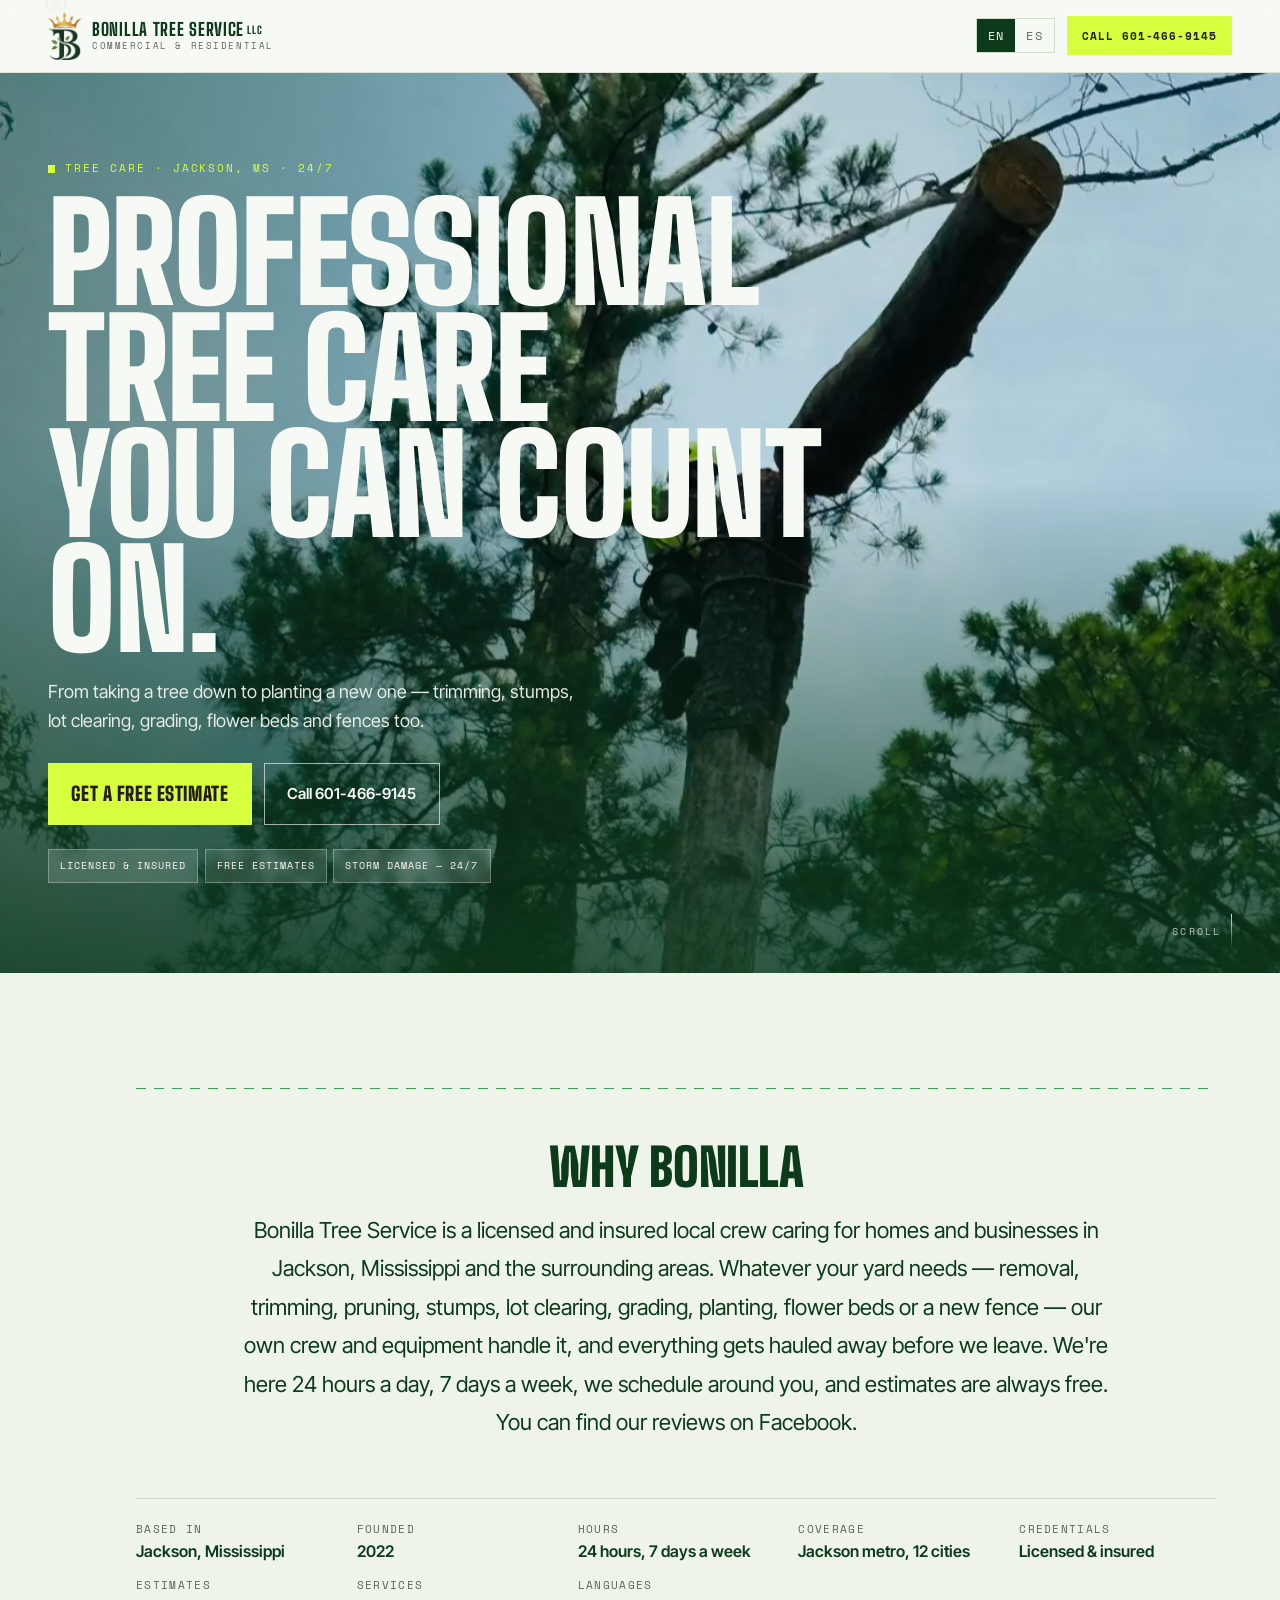
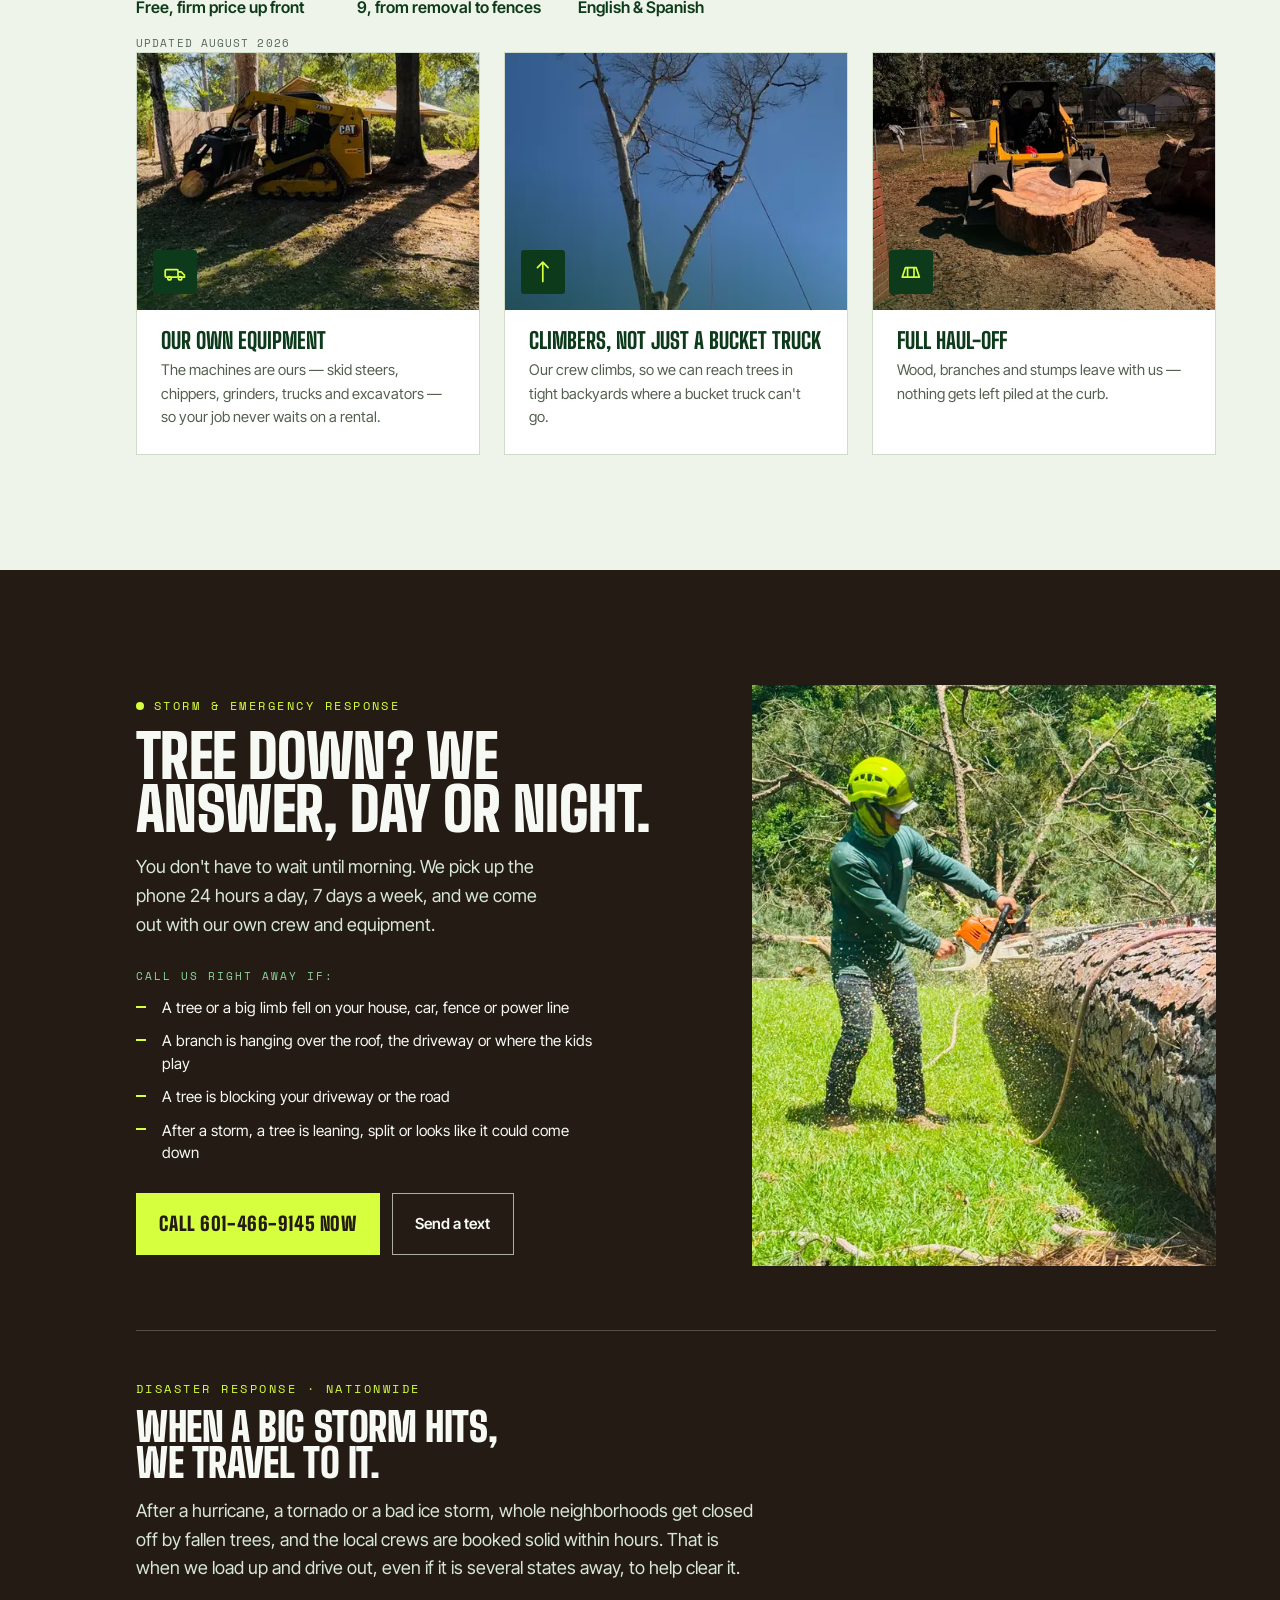
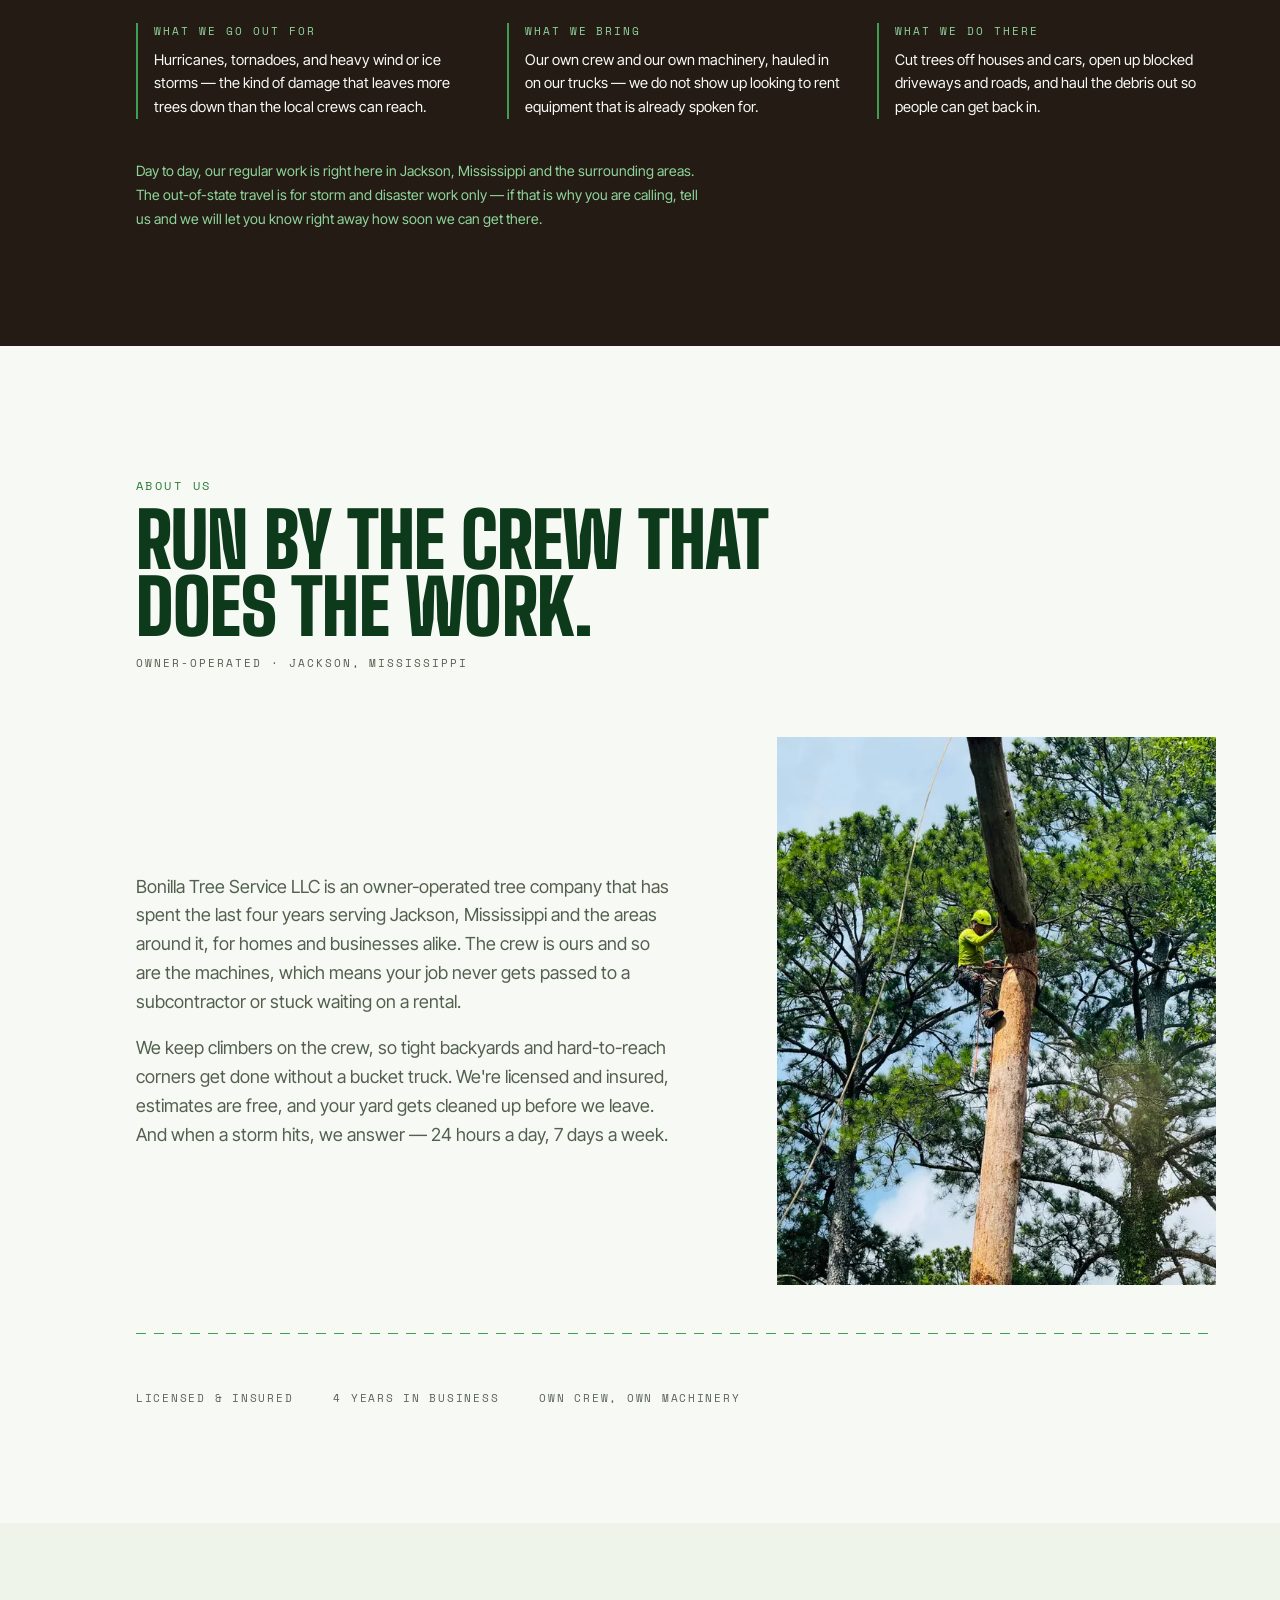
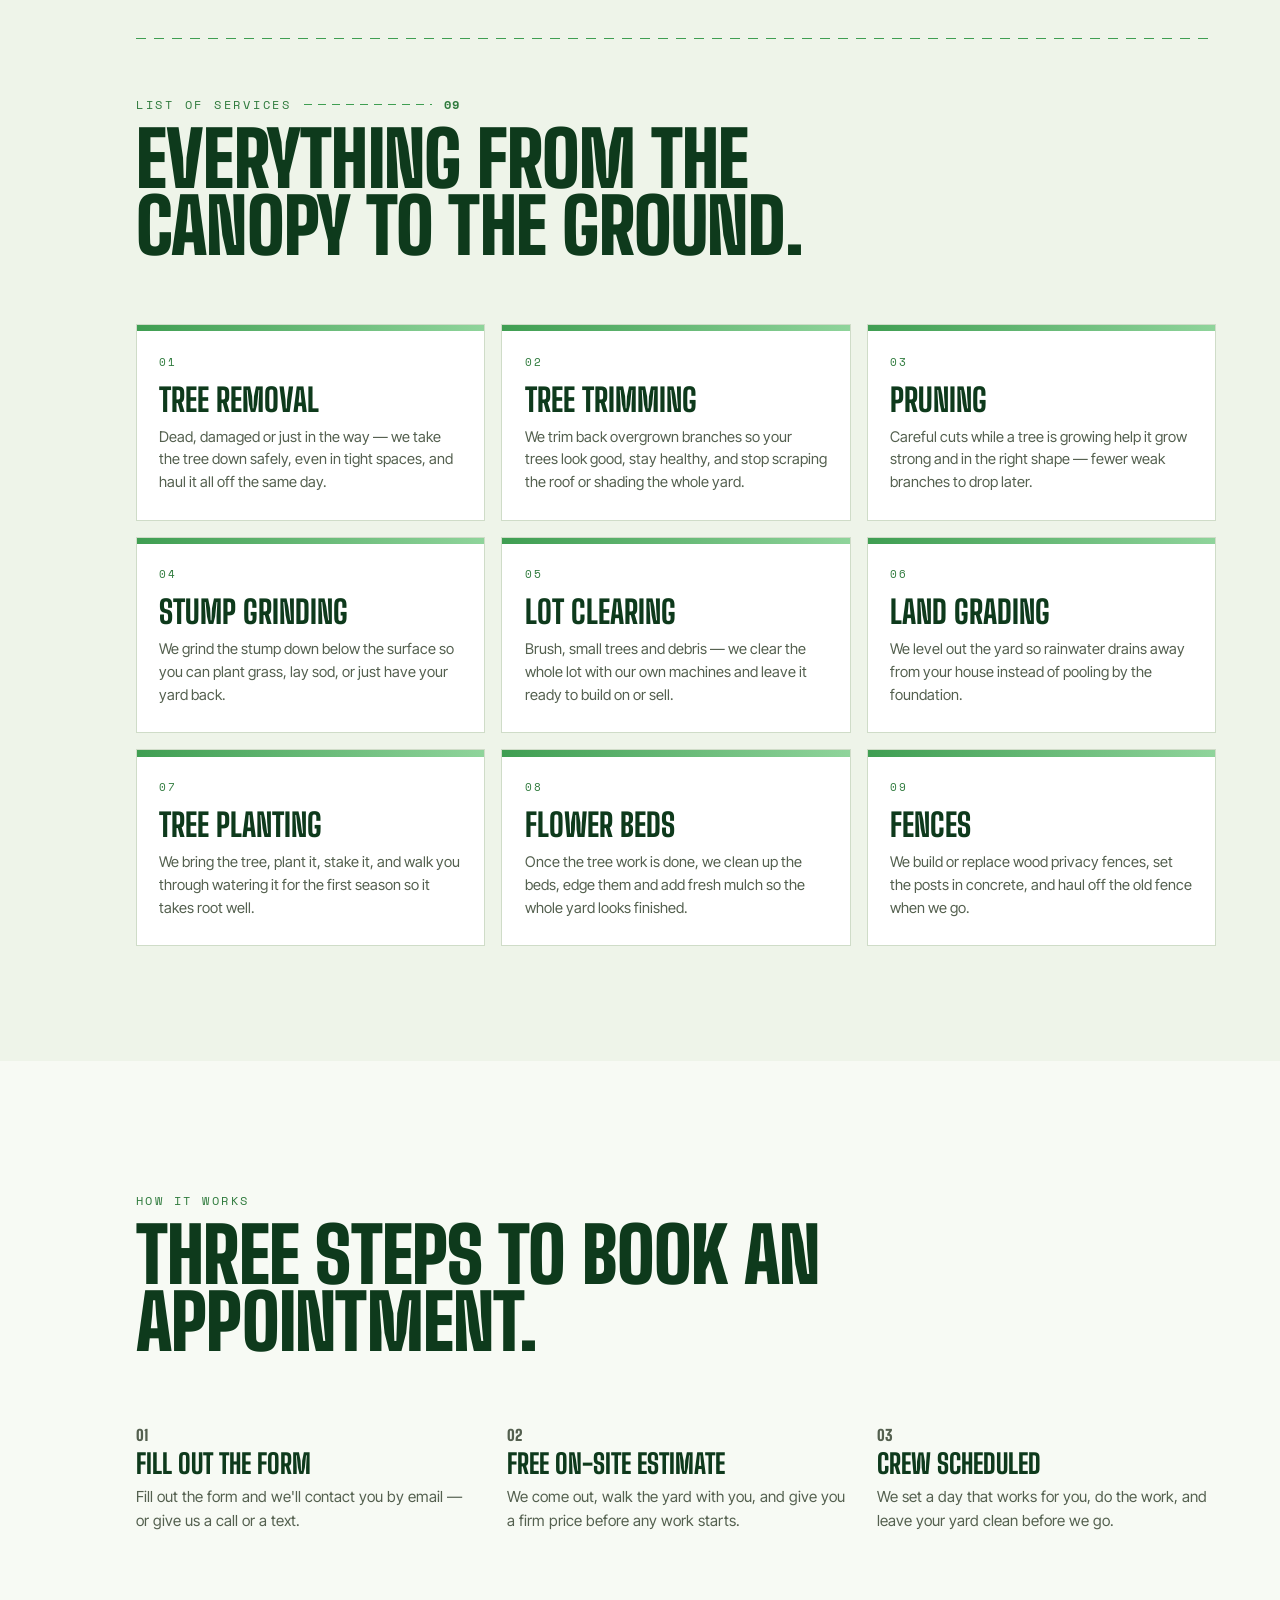
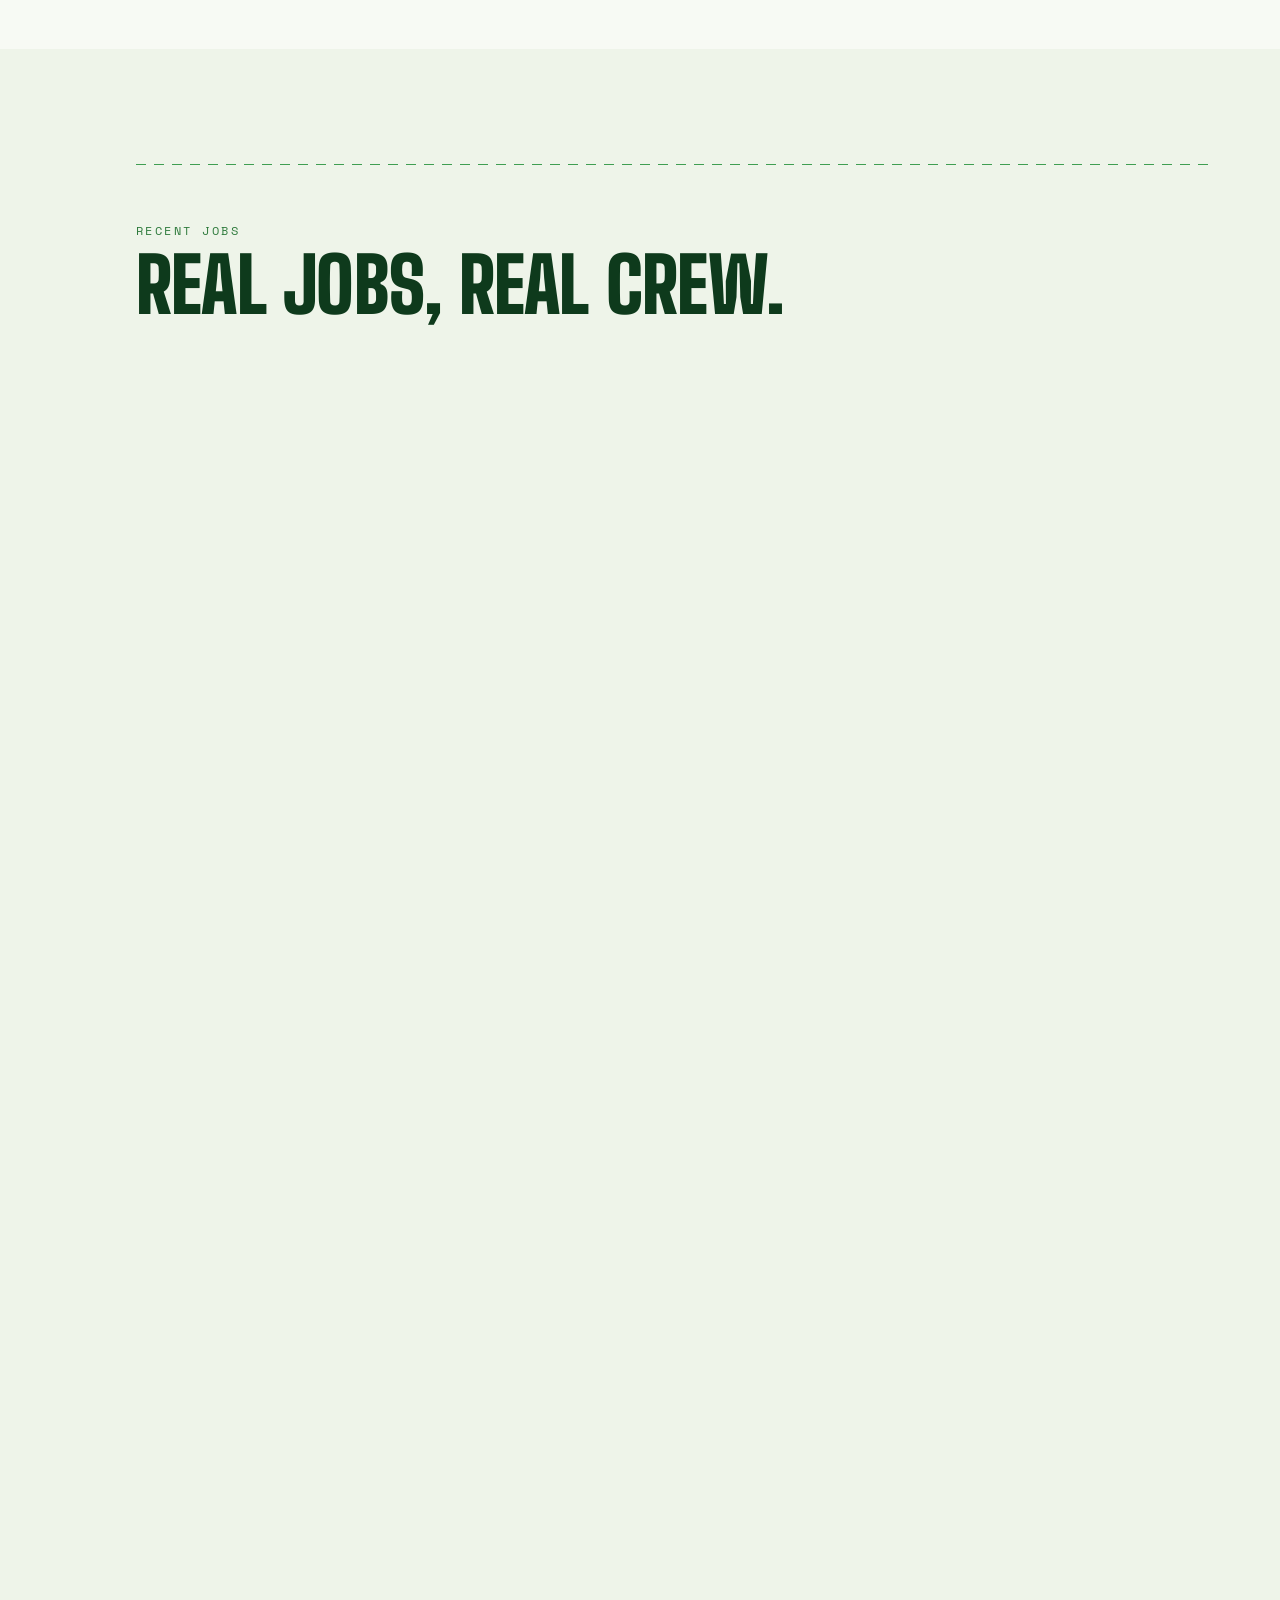
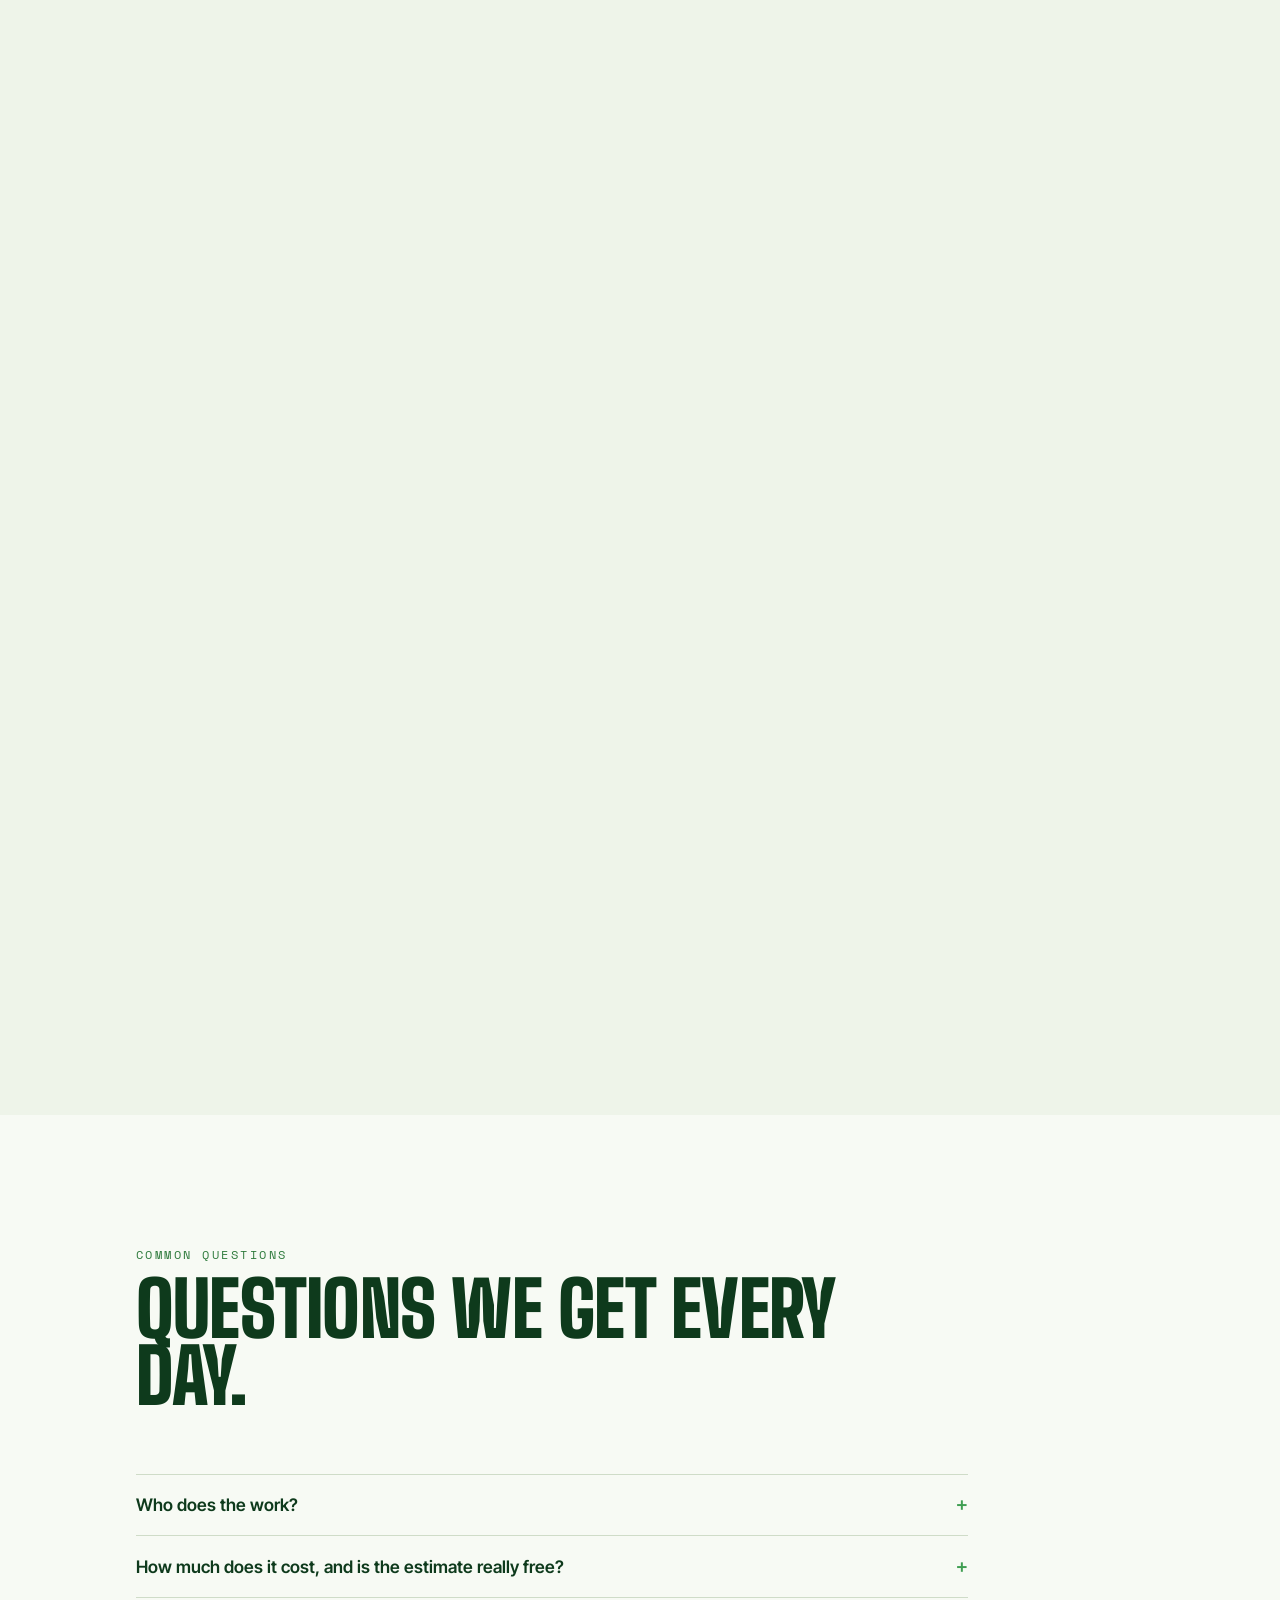
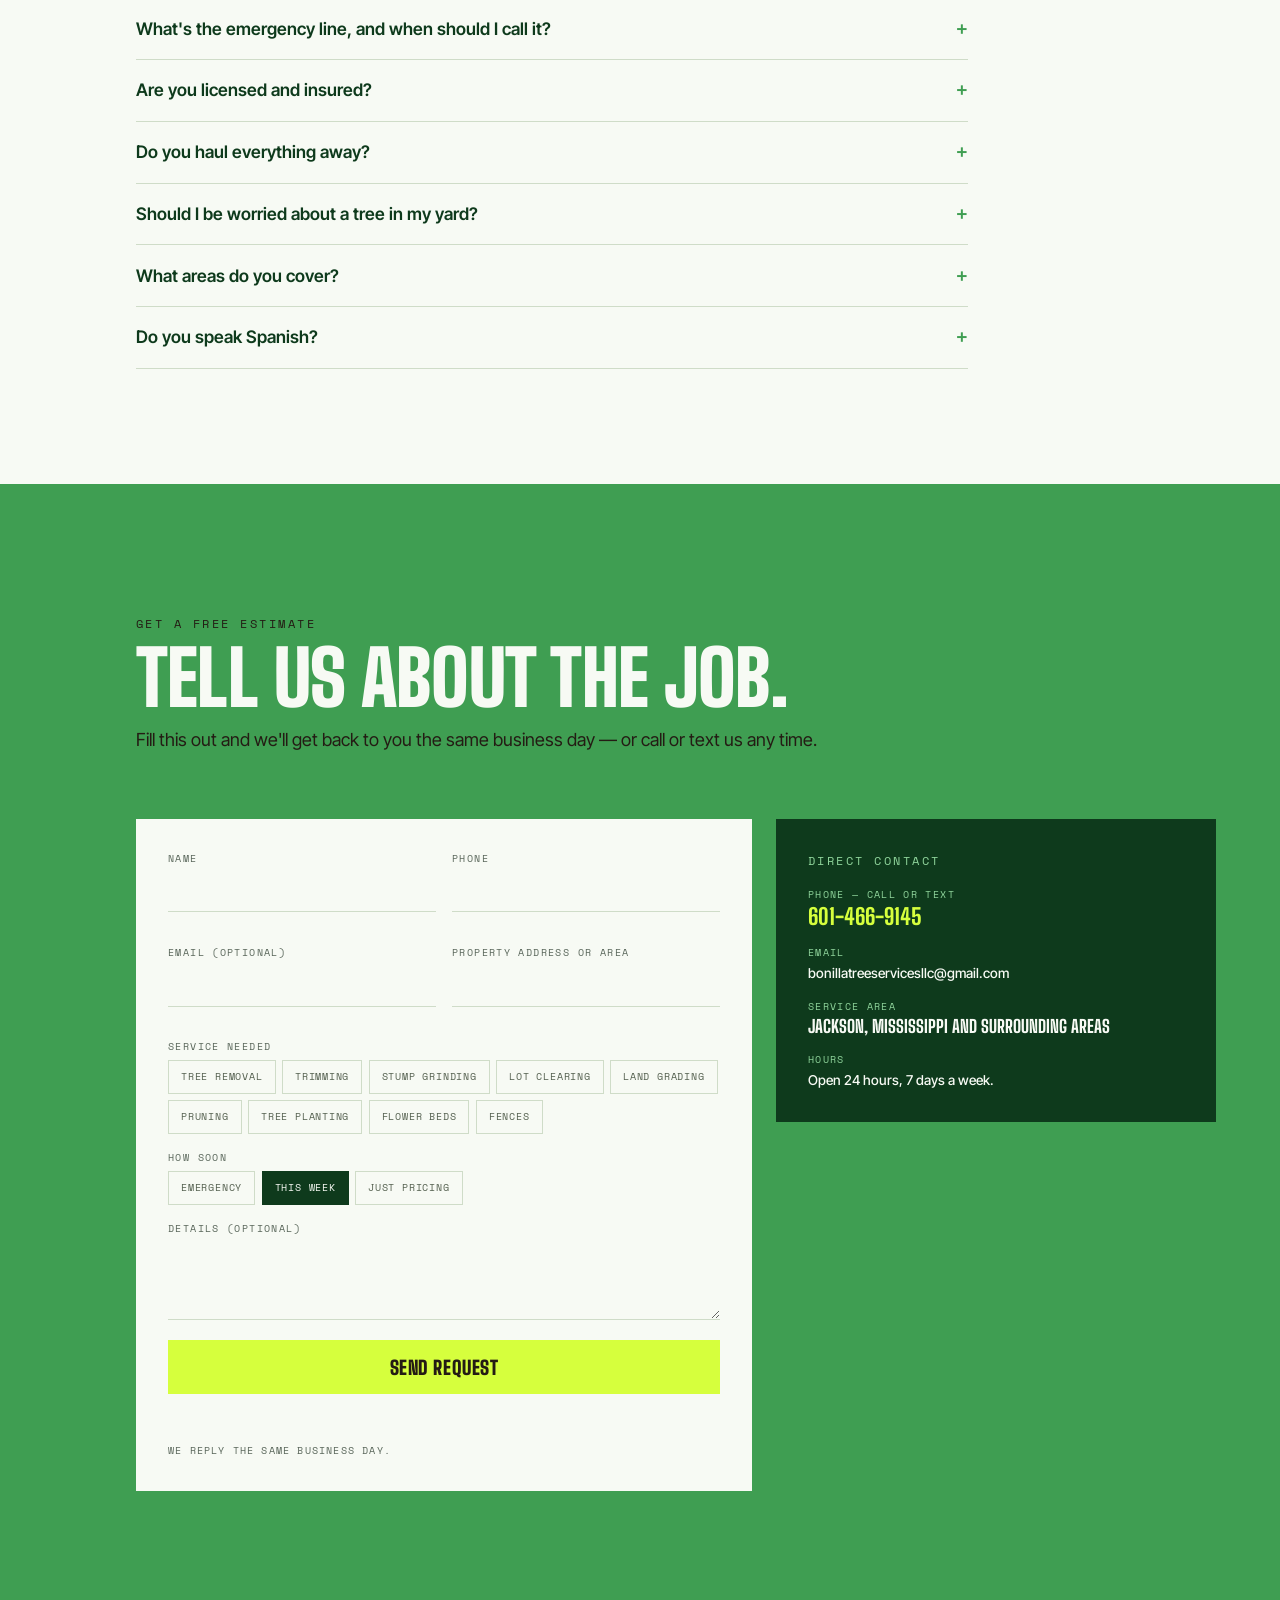
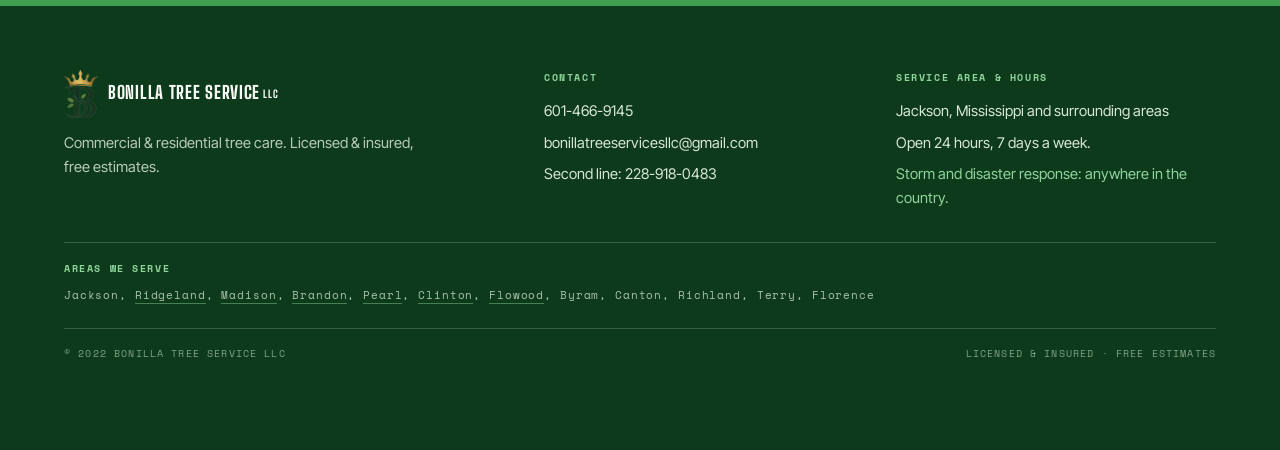
<file: index.html>
<!doctype html>
<html lang="en">
<head>
<meta charset="UTF-8">
<meta name="viewport" content="width=device-width, initial-scale=1">
<title>Bonilla Tree Service LLC | Tree Removal in Jackson, MS</title>
<!-- Description leads with what the Jackson competitors don't say. Nearly every
     tree service in this market opens with "licensed, insured, free estimates,
     24/7" — Southern Removal's is almost word-for-word what ours used to be.
     Own crew / own equipment / full haul-off / Spanish are the confirmed
     differentiators, so those go first. Keep it under 160 chars. -->
<meta name="description" content="Tree removal, trimming, and stump grinding in Jackson, MS. Our own crew, our own equipment, every branch hauled off. Free estimates, 24/7. Se habla español.">

<!-- Canonical + hreflang. EN and ES share one URL (JS toggle), so the ES
     variant is declared via ?lang=es and app.js reads that param on load.
     TODO: swap SITE host on all of these once the real domain is bought. -->
<link rel="canonical" href="https://bonillatreeservicellc.com/">
<link rel="alternate" hreflang="en" href="https://bonillatreeservicellc.com/">
<link rel="alternate" hreflang="es" href="https://bonillatreeservicellc.com/?lang=es">
<link rel="alternate" hreflang="x-default" href="https://bonillatreeservicellc.com/">

<meta property="og:type" content="business.business">
<meta property="og:site_name" content="Bonilla Tree Service LLC">
<meta property="og:locale" content="en_US">
<meta property="og:locale:alternate" content="es_US">
<meta property="og:title" content="Bonilla Tree Service LLC | Tree Removal &amp; Trimming in Jackson, MS">
<meta property="og:description" content="Our own crew, our own equipment, every branch hauled off. Tree removal, trimming and stump grinding in Jackson, MS. Free estimates, 24/7.">
<meta property="og:url" content="https://bonillatreeservicellc.com/">
<meta property="og:image" content="https://bonillatreeservicellc.com/assets/images/climber-sectional-pine-1600.jpg">
<meta property="og:image:width" content="1200">
<meta property="og:image:height" content="1600">
<meta property="og:image:alt" content="A Bonilla Tree Service climber taking down a tall pine">

<meta name="twitter:card" content="summary_large_image">
<meta name="twitter:title" content="Bonilla Tree Service LLC | Tree Removal &amp; Trimming in Jackson, MS">
<meta name="twitter:description" content="Our own crew, our own equipment, every branch hauled off. Tree removal, trimming and stump grinding in Jackson, MS. Free estimates, 24/7.">
<meta name="twitter:image" content="https://bonillatreeservicellc.com/assets/images/climber-sectional-pine-1600.jpg">

<!-- TODO: paste the Google Search Console verification code here after the
     client claims the property (Search Console → Settings → Ownership
     verification → HTML tag), then uncomment:
<meta name="google-site-verification" content="PASTE_CODE_HERE">
-->

<!-- TODO: paste the GA4 measurement ID (G-XXXXXXXXXX) once the client
     creates an Analytics account, then uncomment both lines:
<script async src="https://www.googletagmanager.com/gtag/js?id=G-XXXXXXXXXX"></script>
<script>window.dataLayer=window.dataLayer||[];function gtag(){dataLayer.push(arguments);}gtag('js',new Date());gtag('config','G-XXXXXXXXXX');</script>
-->

<!-- LocalBusiness structured data. HomeAndConstructionBusiness is the closest
     accurate type in schema.org's tree for a tree service (LocalBusiness →
     HomeAndConstructionBusiness); there is no tree-care-specific type.
     streetAddress is intentionally omitted — the client has not given a
     physical address and inventing one would be worse than leaving it out.
     TODO: add "sameAs": ["<facebook page url>"] once the client sends it. -->
<script type="application/ld+json">
{
  "@context": "https://schema.org",
  "@type": "HomeAndConstructionBusiness",
  "name": "Bonilla Tree Service LLC",
  "description": "Bonilla Tree Service LLC is an owner-operated tree company serving Jackson, Mississippi and the surrounding areas, for homes and businesses. The crew and machinery are their own, so no job is subcontracted or delayed waiting on a rental. Services include tree removal, trimming, pruning, stump grinding, lot clearing, land grading, tree planting, flower beds and fences. Licensed and insured, free estimates, and the yard is cleaned before the crew leaves. Available 24 hours a day, 7 days a week, including storm calls; for storms and natural disasters the crew responds anywhere in the country.",
  "url": "https://bonillatreeservicellc.com/",
  "telephone": "+16014669145",
  "email": "bonillatreeservicesllc@gmail.com",
  "foundingDate": "2022",
  "priceRange": "$$",
  "slogan": "Professional tree care you can count on.",
  "availableLanguage": ["English", "Spanish"],
  "knowsAbout": [
    "Tree removal",
    "Tree trimming and pruning",
    "Stump grinding",
    "Storm damage tree removal",
    "Lot clearing and land grading",
    "Yazoo clay and tree root failure in the Jackson, Mississippi metro",
    "Loblolly pine and water oak removal"
  ],
  "image": [
    "https://bonillatreeservicellc.com/assets/images/climber-sectional-pine-1600.jpg",
    "https://bonillatreeservicellc.com/assets/images/skidsteer-felled-pine-1600.jpg",
    "https://bonillatreeservicellc.com/assets/images/ground-bucking-chainsaw-1600.jpg"
  ],
  "logo": "https://bonillatreeservicellc.com/assets/images/logo-mark.png",
  "address": {
    "@type": "PostalAddress",
    "addressLocality": "Jackson",
    "addressRegion": "MS",
    "addressCountry": "US"
  },
  "geo": {
    "@type": "GeoCoordinates",
    "latitude": 32.2988,
    "longitude": -90.1848
  },
  "openingHoursSpecification": [
    {
      "@type": "OpeningHoursSpecification",
      "dayOfWeek": ["Monday", "Tuesday", "Wednesday", "Thursday", "Friday", "Saturday", "Sunday"],
      "opens": "00:00",
      "closes": "23:59"
    }
  ],
  "areaServed": [
    { "@type": "City", "name": "Jackson", "addressRegion": "MS" },
    { "@type": "City", "name": "Ridgeland", "addressRegion": "MS" },
    { "@type": "City", "name": "Madison", "addressRegion": "MS" },
    { "@type": "City", "name": "Brandon", "addressRegion": "MS" },
    { "@type": "City", "name": "Pearl", "addressRegion": "MS" },
    { "@type": "City", "name": "Clinton", "addressRegion": "MS" },
    { "@type": "City", "name": "Flowood", "addressRegion": "MS" },
    { "@type": "City", "name": "Byram", "addressRegion": "MS" },
    { "@type": "City", "name": "Canton", "addressRegion": "MS" },
    { "@type": "City", "name": "Richland", "addressRegion": "MS" },
    { "@type": "City", "name": "Terry", "addressRegion": "MS" },
    { "@type": "City", "name": "Florence", "addressRegion": "MS" }
  ],
  "hasOfferCatalog": {
    "@type": "OfferCatalog",
    "name": "Tree services",
    "itemListElement": [
      { "@type": "Offer", "itemOffered": { "@type": "Service", "name": "Tree removal" } },
      { "@type": "Offer", "itemOffered": { "@type": "Service", "name": "Tree trimming" } },
      { "@type": "Offer", "itemOffered": { "@type": "Service", "name": "Pruning" } },
      { "@type": "Offer", "itemOffered": { "@type": "Service", "name": "Stump grinding" } },
      { "@type": "Offer", "itemOffered": { "@type": "Service", "name": "Lot clearing" } },
      { "@type": "Offer", "itemOffered": { "@type": "Service", "name": "Land grading" } },
      { "@type": "Offer", "itemOffered": { "@type": "Service", "name": "Tree planting" } },
      { "@type": "Offer", "itemOffered": { "@type": "Service", "name": "Flower beds" } },
      { "@type": "Offer", "itemOffered": { "@type": "Service", "name": "Fences" } }
    ]
  }
}
</script>

<!-- FAQPage. Google only honours this when the same Q&A is visible on the page,
     so this block is a mirror of the #faq section — if you edit one, edit both.
     English only on purpose: the ES copy lives at ?lang=es, which is not a
     separate URL, and marking up text a crawler won't see on this URL is what
     gets structured data penalised. -->
<script type="application/ld+json">
{
  "@context": "https://schema.org",
  "@type": "FAQPage",
  "mainEntity": [
    {
      "@type": "Question",
      "name": "Who does the work?",
      "acceptedAnswer": {
        "@type": "Answer",
        "text": "Our owner, José, and his own crew — no subcontractors. He's run Bonilla Tree Service since 2022 and has more than 100 jobs across the Jackson metro behind him. The people who quote your job are the people who show up to do it."
      }
    },
    {
      "@type": "Question",
      "name": "How much does it cost, and is the estimate really free?",
      "acceptedAnswer": {
        "@type": "Answer",
        "text": "Every tree prices differently — height, trunk size, how close it is to the house or the lines, and whether we can get equipment in. So we look first, then give you a firm price before any work starts. The estimate is free and doesn't commit you to anything."
      }
    },
    {
      "@type": "Question",
      "name": "What's the emergency line, and when should I call it?",
      "acceptedAnswer": {
        "@type": "Answer",
        "text": "It's the same number — 601-466-9145 — and it's answered 24 hours a day, 7 days a week. Call it when a tree is on the house, the car, a fence or a power line, when one is blocking your driveway, or when one is leaning after a storm. Say it's an emergency and it goes to the front of the line. For a regular estimate, the same line works any day."
      }
    },
    {
      "@type": "Question",
      "name": "Are you licensed and insured?",
      "acceptedAnswer": {
        "@type": "Answer",
        "text": "Yes — licensed and insured, for residential and commercial work."
      }
    },
    {
      "@type": "Question",
      "name": "Do you haul everything away?",
      "acceptedAnswer": {
        "@type": "Answer",
        "text": "Yes. Wood, branches and stumps leave with us. Nothing gets left at the curb."
      }
    },
    {
      "@type": "Question",
      "name": "Should I be worried about a tree in my yard?",
      "acceptedAnswer": {
        "@type": "Answer",
        "text": "If it's leaning, has big dead limbs in the top, has mushrooms or soft bark at the base, or stands within falling distance of the house, it's worth a free look before the next storm. Most of the metro sits on Yazoo clay, which loosens roots over the years — that's why trees here tend to fall over whole."
      }
    },
    {
      "@type": "Question",
      "name": "What areas do you cover?",
      "acceptedAnswer": {
        "@type": "Answer",
        "text": "Jackson and the metro around it — Ridgeland, Madison, Brandon, Pearl, Clinton, Flowood, Byram, Canton, Richland, Terry and Florence. After a major storm or disaster we travel out of state too."
      }
    },
    {
      "@type": "Question",
      "name": "Do you speak Spanish?",
      "acceptedAnswer": {
        "@type": "Answer",
        "text": "Yes. Call or text in Spanish, or switch this page to Spanish with the ES button at the top."
      }
    }
  ]
}
</script>

<link rel="icon" type="image/png" sizes="32x32" href="assets/images/favicon-32.png">
<link rel="icon" type="image/png" sizes="64x64" href="assets/images/favicon-64.png">
<link rel="apple-touch-icon" href="assets/images/apple-touch-icon.png">

<link rel="preconnect" href="https://fonts.googleapis.com">
<link rel="preconnect" href="https://fonts.gstatic.com" crossorigin>
<link href="https://fonts.googleapis.com/css2?family=Big+Shoulders+Display:wght@600;700;800;900&family=Inter+Tight:wght@400;500;600;700&family=Space+Mono:wght@400;700&display=swap" rel="stylesheet">

<link rel="stylesheet" href="assets/styles.css">
</head>
<body>

<a class="skip-link" href="#main" data-en="Skip to content" data-es="Saltar al contenido">Skip to content</a>

<!-- ============================== SIGNATURE ROPE ============================== -->
<div class="rope-rail" aria-hidden="true">
  <svg viewBox="0 0 40 100" preserveAspectRatio="none">
    <path class="rope-path" pathLength="1" d="M20 0 L20 100" />
  </svg>
  <div class="carabiner">
    <svg viewBox="0 0 24 24" fill="none" xmlns="http://www.w3.org/2000/svg">
      <path d="M12 3a5 5 0 0 0-5 5v3H5a2 2 0 0 0-2 2v6a2 2 0 0 0 2 2h14a2 2 0 0 0 2-2v-6a2 2 0 0 0-2-2h-2V8a5 5 0 0 0-5-5Z" stroke="#0E3A1C" stroke-width="1.5"/>
      <circle cx="12" cy="15" r="2.2" fill="#3F9E52"/>
    </svg>
  </div>
</div>

<!-- ============================== HEADER ============================== -->
<header class="site-header">
  <a class="brand" href="#top">
    <img class="brand-mark" src="assets/images/logo-mark.png" width="351" height="499" alt="" aria-hidden="true">
    <span class="brand-word"><span class="brand-name">Bonilla Tree Service<span class="brand-llc">LLC</span></span>
      <small data-en="Commercial &amp; Residential" data-es="Comercial y Residencial">Commercial &amp; Residential</small>
    </span>
  </a>
  <div class="nav-actions">
    <div class="lang-toggle" data-lang-toggle role="group" aria-label="Language / Idioma">
      <button type="button" data-lang="en" aria-pressed="true">EN</button>
      <button type="button" data-lang="es" aria-pressed="false">ES</button>
    </div>
    <a class="btn nav-call" href="tel:+16014669145">
      <span data-en="Call 601-466-9145" data-es="Llamar 601-466-9145">Call 601-466-9145</span>
    </a>
  </div>
</header>

<main id="main">

<!-- ============================== HERO ============================== -->
<section class="hero" id="top" data-rope-anchor>
  <div class="hero-planes" aria-hidden="true">
    <div class="hero-plane hero-plane--sky" data-depth="4"></div>
    <picture class="hero-plane hero-plane--main" data-depth="22">
      <source type="image/webp" srcset="assets/images/climber-sectional-pine-1600.webp">
      <img src="assets/images/climber-sectional-pine-1600.jpg" width="1200" height="1600" fetchpriority="high" alt="" data-target-attr="alt" data-en="A Bonilla Tree Service climber roped in high on a pine, taking it down piece by piece" data-es="Un escalador de Bonilla Tree Service amarrado en lo alto de un pino, bajándolo pieza por pieza" style="width:100%;height:100%;object-fit:cover;object-position:center 30%">
    </picture>
  </div>
  <div class="hero-scrim" aria-hidden="true"></div>

  <div class="hero-content">
    <p class="label hero-eyebrow" data-en="Tree care · Jackson, MS · 24/7" data-es="Cuidado de árboles · Jackson, MS · 24/7">Tree care · Jackson, MS · 24/7</p>
    <h1 class="display">
      <span class="reveal-line"><span data-en="Professional tree care" data-es="Cuidado profesional de árboles">Professional tree care</span></span>
      <span class="reveal-line"><span data-en="you can count on." data-es="en el que puede confiar.">you can count on.</span></span>
    </h1>
    <p class="hero-sub" data-en="From taking a tree down to planting a new one — trimming, stumps, lot clearing, grading, flower beds and fences too." data-es="Desde bajar un árbol hasta sembrar uno nuevo — poda, tocones, limpieza de lote, nivelación, arriates y cercas también.">From taking a tree down to planting a new one — trimming, stumps, lot clearing, grading, flower beds and fences too.</p>
    <div class="hero-ctas">
      <a class="btn btn--hivis" href="#estimate">
        <span data-en="Get a free estimate" data-es="Pida un estimado gratis">Get a free estimate</span>
      </a>
      <a class="btn btn--ghost" href="tel:+16014669145">
        <span data-en="Call 601-466-9145" data-es="Llamar 601-466-9145">Call 601-466-9145</span>
      </a>
    </div>
    <ul class="trust-row">
      <li data-en="Licensed &amp; insured" data-es="Con licencia y asegurados">Licensed &amp; insured</li>
      <li data-en="Free estimates" data-es="Estimados gratis">Free estimates</li>
      <li><a href="#storm" data-en="Storm damage — 24/7" data-es="Daños por tormenta — 24/7">Storm damage — 24/7</a></li>
    </ul>
  </div>

  <div class="scroll-cue" aria-hidden="true">
    <span data-en="Scroll" data-es="Deslice">Scroll</span>
  </div>
</section>

<!-- ============================== WHY BONILLA ============================== -->
<section class="section section--sage" id="why" data-rope-anchor>
  <div class="section-inner">
    <div class="cut-line" aria-hidden="true"></div>
    <h2 class="display why-title mask-lines" data-en="Why Bonilla" data-es="Por qué Bonilla">Why Bonilla</h2>
    <p class="why-lede" data-en="Bonilla Tree Service is a licensed and insured local crew caring for homes and businesses in Jackson, Mississippi and the surrounding areas. Whatever your yard needs — removal, trimming, pruning, stumps, lot clearing, grading, planting, flower beds or a new fence — our own crew and equipment handle it, and everything gets hauled away before we leave. We're here 24 hours a day, 7 days a week, we schedule around you, and estimates are always free. You can find our reviews on Facebook." data-es="En Bonilla Tree Service somos una cuadrilla local, con licencia y seguro, que cuida los patios de hogares y negocios en Jackson, Mississippi y sus alrededores. Sea lo que sea que su patio necesite — remoción, poda, tocones, limpieza de lote, nivelación, siembra, arriates o una cerca nueva — lo hacemos con cuadrilla y equipo propios, y nos llevamos todo antes de irnos. Estamos disponibles las 24 horas, los 7 días, nos ajustamos a su horario y los estimados siempre son gratis. Puede ver nuestras reseñas en Facebook.">Bonilla Tree Service is a licensed and insured local crew caring for homes and businesses in Jackson, Mississippi and the surrounding areas. Whatever your yard needs — removal, trimming, pruning, stumps, lot clearing, grading, planting, flower beds or a new fence — our own crew and equipment handle it, and everything gets hauled away before we leave. We're here 24 hours a day, 7 days a week, we schedule around you, and estimates are always free. You can find our reviews on Facebook.</p>
    <!-- At a glance: the facts people ask about most, stated plainly and
         labelled, high on the page. AI answers lift self-contained factual
         statements from the first third of a page — this block is that.
         Every value restates something already confirmed elsewhere on the
         site; nothing new is claimed here. -->
    <dl class="glance">
      <div><dt data-en="Based in" data-es="Base en">Based in</dt><dd data-en="Jackson, Mississippi" data-es="Jackson, Mississippi">Jackson, Mississippi</dd></div>
      <div><dt data-en="Founded" data-es="Fundada">Founded</dt><dd>2022</dd></div>
      <div><dt data-en="Hours" data-es="Horario">Hours</dt><dd data-en="24 hours, 7 days a week" data-es="24 horas, 7 días a la semana">24 hours, 7 days a week</dd></div>
      <div><dt data-en="Coverage" data-es="Cobertura">Coverage</dt><dd data-en="Jackson metro, 12 cities" data-es="Metro de Jackson, 12 ciudades">Jackson metro, 12 cities</dd></div>
      <div><dt data-en="Credentials" data-es="Credenciales">Credentials</dt><dd data-en="Licensed &amp; insured" data-es="Con licencia y seguro">Licensed &amp; insured</dd></div>
      <div><dt data-en="Estimates" data-es="Estimados">Estimates</dt><dd data-en="Free, firm price up front" data-es="Gratis, precio firme antes de empezar">Free, firm price up front</dd></div>
      <div><dt data-en="Services" data-es="Servicios">Services</dt><dd data-en="9, from removal to fences" data-es="9, de remoción a cercas">9, from removal to fences</dd></div>
      <div><dt data-en="Languages" data-es="Idiomas">Languages</dt><dd data-en="English &amp; Spanish" data-es="Inglés y español">English &amp; Spanish</dd></div>
    </dl>
    <p class="glance-updated"><time datetime="2026-08-31" data-en="Updated August 2026" data-es="Actualizado agosto 2026">Updated August 2026</time></p>
    <div class="why-cards">
      <article class="why-card">
        <div class="why-card-media">
          <picture>
            <source type="image/webp" srcset="assets/images/skidsteer-felled-pine-800.webp">
            <img src="assets/images/skidsteer-felled-pine-800.jpg" width="412" height="800" loading="lazy" decoding="async" alt="" data-target-attr="alt" data-en="Skid steer moving a felled pine section" data-es="Skid steer moviendo una sección de pino talado">
          </picture>
          <span class="why-card-icon" aria-hidden="true"><svg viewBox="0 0 24 24" fill="none" xmlns="http://www.w3.org/2000/svg"><rect x="3" y="10" width="12" height="7" rx="1" stroke="currentColor" stroke-width="1.6"/><path d="M15 12h3l3 3v2h-6" stroke="currentColor" stroke-width="1.6"/><circle cx="7" cy="18" r="1.6" stroke="currentColor" stroke-width="1.6"/><circle cx="17" cy="18" r="1.6" stroke="currentColor" stroke-width="1.6"/></svg></span>
        </div>
        <div class="why-card-body">
          <h3 data-en="Our own equipment" data-es="Equipo propio">Our own equipment</h3>
          <p data-en="The machines are ours — skid steers, chippers, grinders, trucks and excavators — so your job never waits on a rental." data-es="Las máquinas son nuestras — skid steers, chippers, trituradoras, camiones y excavadoras — así que su trabajo nunca espera por una renta.">The machines are ours — skid steers, chippers, grinders, trucks and excavators — so your job never waits on a rental.</p>
        </div>
      </article>
      <article class="why-card">
        <div class="why-card-media">
          <picture>
            <source type="image/webp" srcset="assets/images/climber-standing-dead-trunk-800.webp">
            <img src="assets/images/climber-standing-dead-trunk-800.jpg" width="416" height="800" loading="lazy" decoding="async" style="object-position: center top" alt="" data-target-attr="alt" data-en="Climber at height, no bucket truck needed" data-es="Escalador en altura, sin camión con canasta">
          </picture>
          <span class="why-card-icon" aria-hidden="true"><svg viewBox="0 0 24 24" fill="none" xmlns="http://www.w3.org/2000/svg"><path d="M12 3v18M12 3l5 5M12 3 7 8" stroke="currentColor" stroke-width="1.6" stroke-linecap="round"/></svg></span>
        </div>
        <div class="why-card-body">
          <h3 data-en="Climbers, not just a bucket truck" data-es="Escaladores, no solo un camión con canasta">Climbers, not just a bucket truck</h3>
          <p data-en="Our crew climbs, so we can reach trees in tight backyards where a bucket truck can't go." data-es="Nuestra cuadrilla escala, y por eso llegamos a árboles en patios cerrados donde un camión con canasta no entra.">Our crew climbs, so we can reach trees in tight backyards where a bucket truck can't go.</p>
        </div>
      </article>
      <article class="why-card">
        <div class="why-card-media">
          <picture>
            <source type="image/webp" srcset="assets/images/skidsteer-stump-round-brick-800.webp">
            <img src="assets/images/skidsteer-stump-round-brick-800.jpg" width="450" height="800" loading="lazy" decoding="async" alt="" data-target-attr="alt" data-en="Skid steer hauling out a fresh-cut stump round" data-es="Skid steer sacando una rodaja de tocón recién cortada">
          </picture>
          <span class="why-card-icon" aria-hidden="true"><svg viewBox="0 0 24 24" fill="none" xmlns="http://www.w3.org/2000/svg"><path d="M4 17h16M4 17l3-9h10l3 9M9 17V8M15 17V8" stroke="currentColor" stroke-width="1.6" stroke-linecap="round" stroke-linejoin="round"/></svg></span>
        </div>
        <div class="why-card-body">
          <h3 data-en="Full haul-off" data-es="Recolección completa">Full haul-off</h3>
          <p data-en="Wood, branches and stumps leave with us — nothing gets left piled at the curb." data-es="La madera, las ramas y los tocones se van con nosotros — nada se queda amontonado en la acera.">Wood, branches and stumps leave with us — nothing gets left piled at the curb.</p>
        </div>
      </article>
    </div>
  </div>
</section>

<!-- ============================== STORM &amp; EMERGENCY ============================== -->
<section class="section storm" id="storm" data-rope-anchor>
  <div class="section-inner">
    <div class="storm-grid">
      <div class="storm-copy">
        <p class="eyebrow label storm-eyebrow" data-en="Storm &amp; emergency response" data-es="Tormentas y emergencias">Storm &amp; emergency response</p>
        <h2 class="display mask-lines storm-title">
          <span data-en="Tree down? We answer, day or night." data-es="¿Se le cayó un árbol? Contestamos, de día o de noche.">Tree down? We answer, day or night.</span>
        </h2>
        <p class="storm-sub" data-en="You don't have to wait until morning. We pick up the phone 24 hours a day, 7 days a week, and we come out with our own crew and equipment." data-es="No tiene que esperar hasta la mañana. Contestamos el teléfono las 24 horas, los 7 días, y llegamos con nuestra propia cuadrilla y equipo.">You don't have to wait until morning. We pick up the phone 24 hours a day, 7 days a week, and we come out with our own crew and equipment.</p>

        <p class="storm-list-label label" data-en="Call us right away if:" data-es="Llámenos de inmediato si:">Call us right away if:</p>
        <ul class="storm-list">
          <li data-en="A tree or a big limb fell on your house, car, fence or power line" data-es="Un árbol o una rama grande cayó sobre su casa, carro, cerca o cable de luz">A tree or a big limb fell on your house, car, fence or power line</li>
          <li data-en="A branch is hanging over the roof, the driveway or where the kids play" data-es="Hay una rama colgando sobre el techo, la entrada o donde juegan los niños">A branch is hanging over the roof, the driveway or where the kids play</li>
          <li data-en="A tree is blocking your driveway or the road" data-es="Un árbol está bloqueando su entrada o la calle">A tree is blocking your driveway or the road</li>
          <li data-en="After a storm, a tree is leaning, split or looks like it could come down" data-es="Después de una tormenta, un árbol quedó inclinado, partido o parece que se va a caer">After a storm, a tree is leaning, split or looks like it could come down</li>
        </ul>

        <div class="storm-actions">
          <a class="btn btn--hivis" href="tel:+16014669145">
            <span data-en="Call 601-466-9145 now" data-es="Llamar ahora al 601-466-9145">Call 601-466-9145 now</span>
          </a>
          <a class="btn btn--ghost" href="sms:+16014669145">
            <span data-en="Send a text" data-es="Mandar un texto">Send a text</span>
          </a>
        </div>

      </div>

      <div class="storm-photo">
        <picture>
          <source type="image/webp" srcset="assets/images/ground-bucking-chainsaw-800.webp">
          <img src="assets/images/ground-bucking-chainsaw-800.jpg" width="600" height="800" loading="lazy" decoding="async" alt="" data-target-attr="alt" data-en="Cutting up a fallen tree after a storm" data-es="Cortando un árbol caído después de una tormenta">
        </picture>
      </div>
    </div>

    <div class="disaster">
      <div class="disaster-head">
        <p class="eyebrow label disaster-eyebrow" data-en="Disaster response · Nationwide" data-es="Respuesta a desastres · En todo el país">Disaster response · Nationwide</p>
        <h3 class="display disaster-title" data-en="When a big storm hits, we travel to it." data-es="Cuando pega una tormenta grande, viajamos hasta allá.">When a big storm hits, we travel to it.</h3>
        <p class="disaster-lede" data-en="After a hurricane, a tornado or a bad ice storm, whole neighborhoods get closed off by fallen trees, and the local crews are booked solid within hours. That is when we load up and drive out, even if it is several states away, to help clear it." data-es="Después de un huracán, un tornado o una tormenta de hielo fuerte, hay vecindarios enteros que quedan cerrados por árboles caídos, y las cuadrillas locales se llenan de trabajo en cuestión de horas. Ahí es cuando cargamos el equipo y salimos, aunque sea a varios estados de distancia, para ayudar a despejar.">After a hurricane, a tornado or a bad ice storm, whole neighborhoods get closed off by fallen trees, and the local crews are booked solid within hours. That is when we load up and drive out, even if it is several states away, to help clear it.</p>
      </div>

      <div class="disaster-points">
        <div class="disaster-point">
          <p class="label" data-en="What we go out for" data-es="Para qué salimos">What we go out for</p>
          <p data-en="Hurricanes, tornadoes, and heavy wind or ice storms — the kind of damage that leaves more trees down than the local crews can reach." data-es="Huracanes, tornados y tormentas fuertes de viento o hielo — el tipo de daño que deja más árboles caídos de los que las cuadrillas locales alcanzan a atender.">Hurricanes, tornadoes, and heavy wind or ice storms — the kind of damage that leaves more trees down than the local crews can reach.</p>
        </div>
        <div class="disaster-point">
          <p class="label" data-en="What we bring" data-es="Qué llevamos">What we bring</p>
          <p data-en="Our own crew and our own machinery, hauled in on our trucks — we do not show up looking to rent equipment that is already spoken for." data-es="Nuestra propia cuadrilla y nuestra propia maquinaria, llevadas en nuestros camiones — no llegamos a buscar equipo rentado que ya está apartado.">Our own crew and our own machinery, hauled in on our trucks — we do not show up looking to rent equipment that is already spoken for.</p>
        </div>
        <div class="disaster-point">
          <p class="label" data-en="What we do there" data-es="Qué hacemos allá">What we do there</p>
          <p data-en="Cut trees off houses and cars, open up blocked driveways and roads, and haul the debris out so people can get back in." data-es="Quitamos árboles de casas y carros, abrimos entradas y calles bloqueadas, y sacamos los escombros para que la gente pueda regresar.">Cut trees off houses and cars, open up blocked driveways and roads, and haul the debris out so people can get back in.</p>
        </div>
      </div>

      <p class="disaster-note" data-en="Day to day, our regular work is right here in Jackson, Mississippi and the surrounding areas. The out-of-state travel is for storm and disaster work only — if that is why you are calling, tell us and we will let you know right away how soon we can get there." data-es="En el día a día, nuestro trabajo normal es aquí en Jackson, Mississippi y sus alrededores. Los viajes a otros estados son solo para trabajo de tormentas y desastres — si por eso nos llama, díganoslo y le decimos de una vez qué tan pronto podemos llegar.">Day to day, our regular work is right here in Jackson, Mississippi and the surrounding areas. The out-of-state travel is for storm and disaster work only — if that is why you are calling, tell us and we will let you know right away how soon we can get there.</p>
    </div>
  </div>
</section>

<!-- ============================== ABOUT US ============================== -->
<section class="section" id="about" data-rope-anchor>
  <div class="section-inner">
    <div class="section-head">
      <p class="eyebrow label" data-en="About us" data-es="Sobre nosotros">About us</p>
      <h2 class="display mask-lines" style="font-size:var(--size-h2)">
        <span data-en="Run by the crew that does the work." data-es="Lo dirige el mismo equipo que hace el trabajo.">Run by the crew that does the work.</span>
      </h2>
      <p class="about-kicker label" data-en="Owner-operated · Jackson, Mississippi" data-es="Manejada por su dueño · Jackson, Mississippi">Owner-operated · Jackson, Mississippi</p>
    </div>

    <div class="about-grid">
      <div class="about-copy">
        <p data-en="Bonilla Tree Service LLC is an owner-operated tree company that has spent the last four years serving Jackson, Mississippi and the areas around it, for homes and businesses alike. The crew is ours and so are the machines, which means your job never gets passed to a subcontractor or stuck waiting on a rental." data-es="Bonilla Tree Service LLC es una empresa manejada por su propio dueño que lleva cuatro años atendiendo Jackson, Mississippi y sus alrededores, tanto casas como negocios. La cuadrilla es nuestra y las máquinas también, así que su trabajo nunca pasa a un subcontratista ni se queda esperando una renta.">Bonilla Tree Service LLC is an owner-operated tree company that has spent the last four years serving Jackson, Mississippi and the areas around it, for homes and businesses alike. The crew is ours and so are the machines, which means your job never gets passed to a subcontractor or stuck waiting on a rental.</p>
        <p data-en="We keep climbers on the crew, so tight backyards and hard-to-reach corners get done without a bucket truck. We're licensed and insured, estimates are free, and your yard gets cleaned up before we leave. And when a storm hits, we answer — 24 hours a day, 7 days a week." data-es="Tenemos escaladores en la cuadrilla, y por eso los patios cerrados y los rincones difíciles se trabajan sin camión de canasta. Contamos con licencia y seguro, los estimados son gratis y su patio queda limpio antes de que nos vayamos. Y cuando pega una tormenta, respondemos — las 24 horas, los 7 días.">We keep climbers on the crew, so tight backyards and hard-to-reach corners get done without a bucket truck. We're licensed and insured, estimates are free, and your yard gets cleaned up before we leave. And when a storm hits, we answer — 24 hours a day, 7 days a week.</p>
      </div>
      <div class="about-photo">
        <picture>
          <source type="image/webp" srcset="assets/images/climber-topping-pine-800.webp">
          <img src="assets/images/climber-topping-pine-800.jpg" width="600" height="800" loading="lazy" decoding="async" alt="" data-target-attr="alt" data-en="Climber topping a pine before the sectional drop" data-es="Escalador descabezando un pino antes de bajarlo por secciones">
        </picture>
      </div>
    </div>

    <div class="cut-line" aria-hidden="true"></div>
    <div class="about-marks">
      <span data-en="Licensed &amp; insured" data-es="Con licencia y asegurados">Licensed &amp; insured</span>
      <span data-en="4 years in business" data-es="4 años de experiencia">4 years in business</span>
      <span data-en="Own crew, own machinery" data-es="Cuadrilla y maquinaria propia">Own crew, own machinery</span>
    </div>
  </div>
</section>

<!-- ============================== SERVICES ============================== -->
<section class="section section--sage" id="services" data-rope-anchor>
  <div class="section-inner">
    <div class="cut-line" aria-hidden="true"></div>
    <div class="section-head">
      <p class="eyebrow label services-eyebrow"><span data-en="List of services" data-es="Lista de servicios">List of services</span><span class="services-count" aria-hidden="true">09</span></p>
      <h2 class="display mask-lines" style="font-size:var(--size-h2)">
        <span data-en="Everything from the canopy to the ground." data-es="Todo, desde la copa hasta el suelo.">Everything from the canopy to the ground.</span>
      </h2>
    </div>

    <div class="slab-grid">
      <article class="slab">
        <div class="slab-edge" aria-hidden="true"></div>
        <div class="slab-face">
          <p class="slab-num label">01</p>
          <h3 class="slab-name" data-en="Tree removal" data-es="Remoción de árboles">Tree removal</h3>
          <p class="slab-copy" data-en="Dead, damaged or just in the way — we take the tree down safely, even in tight spaces, and haul it all off the same day." data-es="Si un árbol está seco, dañado o muy pegado a la casa, lo bajamos con cuidado — aunque el espacio sea reducido — y nos llevamos todo el mismo día.">Dead, damaged or just in the way — we take the tree down safely, even in tight spaces, and haul it all off the same day.</p>
        </div>
      </article>
      <article class="slab">
        <div class="slab-edge" aria-hidden="true"></div>
        <div class="slab-face">
          <p class="slab-num label">02</p>
          <h3 class="slab-name" data-en="Tree trimming" data-es="Poda de árboles">Tree trimming</h3>
          <p class="slab-copy" data-en="We trim back overgrown branches so your trees look good, stay healthy, and stop scraping the roof or shading the whole yard." data-es="Recortamos las ramas crecidas para que sus árboles se vean bien, estén sanos y dejen de rozar el techo o de oscurecer el patio.">We trim back overgrown branches so your trees look good, stay healthy, and stop scraping the roof or shading the whole yard.</p>
        </div>
      </article>
      <article class="slab">
        <div class="slab-edge" aria-hidden="true"></div>
        <div class="slab-face">
          <p class="slab-num label">03</p>
          <h3 class="slab-name" data-en="Pruning" data-es="Poda estructural">Pruning</h3>
          <p class="slab-copy" data-en="Careful cuts while a tree is growing help it grow strong and in the right shape — fewer weak branches to drop later." data-es="Con cortes a tiempo, el árbol crece fuerte y con buena forma — y suelta menos ramas débiles después.">Careful cuts while a tree is growing help it grow strong and in the right shape — fewer weak branches to drop later.</p>
        </div>
      </article>
      <article class="slab">
        <div class="slab-edge" aria-hidden="true"></div>
        <div class="slab-face">
          <p class="slab-num label">04</p>
          <h3 class="slab-name" data-en="Stump grinding" data-es="Trituración de tocones">Stump grinding</h3>
          <p class="slab-copy" data-en="We grind the stump down below the surface so you can plant grass, lay sod, or just have your yard back." data-es="Trituramos el tocón hasta debajo de la superficie, para que pueda sembrar grama, poner césped o simplemente recuperar su patio.">We grind the stump down below the surface so you can plant grass, lay sod, or just have your yard back.</p>
        </div>
      </article>
      <article class="slab">
        <div class="slab-edge" aria-hidden="true"></div>
        <div class="slab-face">
          <p class="slab-num label">05</p>
          <h3 class="slab-name" data-en="Lot clearing" data-es="Limpieza de terreno">Lot clearing</h3>
          <p class="slab-copy" data-en="Brush, small trees and debris — we clear the whole lot with our own machines and leave it ready to build on or sell." data-es="Maleza, árboles pequeños y escombros: limpiamos el lote completo con nuestras propias máquinas y lo dejamos listo para construir o vender.">Brush, small trees and debris — we clear the whole lot with our own machines and leave it ready to build on or sell.</p>
        </div>
      </article>
      <article class="slab">
        <div class="slab-edge" aria-hidden="true"></div>
        <div class="slab-face">
          <p class="slab-num label">06</p>
          <h3 class="slab-name" data-en="Land grading" data-es="Nivelación de terreno">Land grading</h3>
          <p class="slab-copy" data-en="We level out the yard so rainwater drains away from your house instead of pooling by the foundation." data-es="Nivelamos el terreno para que el agua de lluvia corra lejos de la casa en vez de empozarse junto al cimiento.">We level out the yard so rainwater drains away from your house instead of pooling by the foundation.</p>
        </div>
      </article>
      <article class="slab">
        <div class="slab-edge" aria-hidden="true"></div>
        <div class="slab-face">
          <p class="slab-num label">07</p>
          <h3 class="slab-name" data-en="Tree planting" data-es="Plantación de árboles">Tree planting</h3>
          <p class="slab-copy" data-en="We bring the tree, plant it, stake it, and walk you through watering it for the first season so it takes root well." data-es="Traemos el árbol, lo sembramos, lo apuntalamos y le explicamos cómo regarlo la primera temporada para que agarre bien.">We bring the tree, plant it, stake it, and walk you through watering it for the first season so it takes root well.</p>
        </div>
      </article>
      <article class="slab">
        <div class="slab-edge" aria-hidden="true"></div>
        <div class="slab-face">
          <p class="slab-num label">08</p>
          <h3 class="slab-name" data-en="Flower beds" data-es="Arriates / jardineras">Flower beds</h3>
          <p class="slab-copy" data-en="Once the tree work is done, we clean up the beds, edge them and add fresh mulch so the whole yard looks finished." data-es="Al terminar con los árboles, limpiamos los arriates, les damos borde y ponemos mantillo nuevo para que el patio quede completo.">Once the tree work is done, we clean up the beds, edge them and add fresh mulch so the whole yard looks finished.</p>
        </div>
      </article>
      <article class="slab">
        <div class="slab-edge" aria-hidden="true"></div>
        <div class="slab-face">
          <p class="slab-num label">09</p>
          <h3 class="slab-name" data-en="Fences" data-es="Cercas">Fences</h3>
          <p class="slab-copy" data-en="We build or replace wood privacy fences, set the posts in concrete, and haul off the old fence when we go." data-es="Construimos o reemplazamos cercas de madera para privacidad, fijamos los postes en concreto y nos llevamos la cerca vieja.">We build or replace wood privacy fences, set the posts in concrete, and haul off the old fence when we go.</p>
        </div>
      </article>
    </div>
  </div>
</section>

<!-- ============================== HOW IT WORKS ============================== -->
<section class="section" id="how-it-works" data-rope-anchor>
  <div class="section-inner">
    <div class="section-head">
      <p class="eyebrow label" data-en="How it works" data-es="Cómo funciona">How it works</p>
      <h2 class="display mask-lines" style="font-size:var(--size-h2)">
        <span data-en="Three steps to book an appointment." data-es="Tres pasos para agendar una cita.">Three steps to book an appointment.</span>
      </h2>
    </div>

    <div class="steps">
      <div class="step">
        <p class="step-index label">01</p>
        <h3 data-en="Fill out the form" data-es="Llene el formulario">Fill out the form</h3>
        <p data-en="Fill out the form and we'll contact you by email — or give us a call or a text." data-es="Llene el formulario y lo contactamos por correo — o llámenos o mándenos un mensaje de texto.">Fill out the form and we'll contact you by email — or give us a call or a text.</p>
      </div>
      <div class="step">
        <p class="step-index label">02</p>
        <h3 data-en="Free on-site estimate" data-es="Estimado gratis en el lugar">Free on-site estimate</h3>
        <p data-en="We come out, walk the yard with you, and give you a firm price before any work starts." data-es="Vamos, recorremos el patio con usted y le damos un precio firme antes de empezar cualquier trabajo.">We come out, walk the yard with you, and give you a firm price before any work starts.</p>
      </div>
      <div class="step">
        <p class="step-index label">03</p>
        <h3 data-en="Crew scheduled" data-es="Equipo programado">Crew scheduled</h3>
        <p data-en="We set a day that works for you, do the work, and leave your yard clean before we go." data-es="Agendamos el día que a usted le convenga, hacemos el trabajo y dejamos su patio limpio antes de irnos.">We set a day that works for you, do the work, and leave your yard clean before we go.</p>
      </div>
    </div>
  </div>
</section>

<!-- ============================== GALLERY ============================== -->
<section class="section section--sage" id="gallery" data-rope-anchor>
  <div class="section-inner">
    <div class="cut-line" aria-hidden="true"></div>
    <div class="section-head">
      <p class="eyebrow label" data-en="Recent jobs" data-es="Trabajos recientes">Recent jobs</p>
      <h2 class="display mask-lines" style="font-size:var(--size-h2)">
        <span data-en="Real jobs, real crew." data-es="Trabajos reales, equipo real.">Real jobs, real crew.</span>
      </h2>
    </div>
    <div class="masonry" id="gallery-grid"></div>
  </div>
</section>

<!-- ================================ FAQ ================================ -->
<!-- Native <details>/<summary>: accessible and keyboard-operable with no JS,
     and the answers stay in the DOM so crawlers read them even while closed.
     Eight OPEN questions on purpose (31-Aug-2026): a long list of narrow ones
     read as a wall. Facts here are either elsewhere on the page or confirmed
     by the client through the agency — "since 2022", "more than 100 jobs",
     one 24/7 line that is also the emergency line.
     Mirrored in the FAQPage JSON-LD in <head>: edit both or neither. -->
<section class="section" id="faq" data-rope-anchor>
  <div class="section-inner">
    <div class="section-head">
      <p class="eyebrow label" data-en="Common questions" data-es="Preguntas frecuentes">Common questions</p>
      <h2 class="display mask-lines" style="font-size:var(--size-h2)">
        <span data-en="Questions we get every day." data-es="Preguntas que nos hacen a diario.">Questions we get every day.</span>
      </h2>
    </div>

    <div class="faq-list">
      <details class="faq-item">
        <summary data-en="Who does the work?" data-es="¿Quién hace el trabajo?">Who does the work?</summary>
        <p data-en="Our owner, José, and his own crew — no subcontractors. He's run Bonilla Tree Service since 2022 and has more than 100 jobs across the Jackson metro behind him. The people who quote your job are the people who show up to do it." data-es="Nuestro dueño, José, y su propia cuadrilla — sin subcontratistas. Dirige Bonilla Tree Service desde 2022 y lleva más de 100 trabajos en el metro de Jackson. Las personas que le cotizan son las mismas que llegan a hacer el trabajo.">Our owner, José, and his own crew — no subcontractors. He's run Bonilla Tree Service since 2022 and has more than 100 jobs across the Jackson metro behind him. The people who quote your job are the people who show up to do it.</p>
      </details>

      <details class="faq-item">
        <summary data-en="How much does it cost, and is the estimate really free?" data-es="¿Cuánto cuesta, y el estimado de verdad es gratis?">How much does it cost, and is the estimate really free?</summary>
        <p data-en="Every tree prices differently — height, trunk size, how close it is to the house or the lines, and whether we can get equipment in. So we look first, then give you a firm price before any work starts. The estimate is free and doesn't commit you to anything." data-es="Cada árbol cuesta distinto — la altura, el grosor del tronco, qué tan cerca está de la casa o de los cables, y si podemos meter maquinaria. Por eso primero vemos, y después le damos un precio firme antes de empezar. El estimado es gratis y no lo compromete a nada.">Every tree prices differently — height, trunk size, how close it is to the house or the lines, and whether we can get equipment in. So we look first, then give you a firm price before any work starts. The estimate is free and doesn't commit you to anything.</p>
      </details>

      <details class="faq-item">
        <summary data-en="What's the emergency line, and when should I call it?" data-es="¿Cuál es la línea de emergencia y cuándo debo llamar?">What's the emergency line, and when should I call it?</summary>
        <p data-en="It's the same number — 601-466-9145 — and it's answered 24 hours a day, 7 days a week. Call it when a tree is on the house, the car, a fence or a power line, when one is blocking your driveway, or when one is leaning after a storm. Say it's an emergency and it goes to the front of the line. For a regular estimate, the same line works any day." data-es="Es el mismo número — 601-466-9145 — y se contesta las 24 horas, los 7 días. Llame cuando haya un árbol sobre la casa, el carro, una cerca o un cable, cuando uno bloquee su entrada, o cuando uno quede inclinado después de una tormenta. Diga que es una emergencia y pasa al frente de la fila. Para un estimado normal, la misma línea sirve cualquier día.">It's the same number — 601-466-9145 — and it's answered 24 hours a day, 7 days a week. Call it when a tree is on the house, the car, a fence or a power line, when one is blocking your driveway, or when one is leaning after a storm. Say it's an emergency and it goes to the front of the line. For a regular estimate, the same line works any day.</p>
      </details>

      <details class="faq-item">
        <summary data-en="Are you licensed and insured?" data-es="¿Tienen licencia y seguro?">Are you licensed and insured?</summary>
        <p data-en="Yes — licensed and insured, for residential and commercial work." data-es="Sí — con licencia y seguro, para trabajo residencial y comercial.">Yes — licensed and insured, for residential and commercial work.</p>
      </details>

      <details class="faq-item">
        <summary data-en="Do you haul everything away?" data-es="¿Se llevan todo?">Do you haul everything away?</summary>
        <p data-en="Yes. Wood, branches and stumps leave with us. Nothing gets left at the curb." data-es="Sí. La madera, las ramas y los tocones se van con nosotros. Nada se queda en la acera.">Yes. Wood, branches and stumps leave with us. Nothing gets left at the curb.</p>
      </details>

      <details class="faq-item">
        <summary data-en="Should I be worried about a tree in my yard?" data-es="¿Debería preocuparme por un árbol en mi patio?">Should I be worried about a tree in my yard?</summary>
        <p data-en="If it's leaning, has big dead limbs in the top, has mushrooms or soft bark at the base, or stands within falling distance of the house, it's worth a free look before the next storm. Most of the metro sits on Yazoo clay, which loosens roots over the years — that's why trees here tend to fall over whole." data-es="Si está inclinado, tiene ramas grandes secas en la punta, tiene hongos o corteza blanda en la base, o está a distancia de caída de la casa, vale una revisión gratis antes de la próxima tormenta. Casi todo el metro está sobre arcilla Yazoo, que afloja las raíces con los años — por eso los árboles aquí tienden a caerse enteros.">If it's leaning, has big dead limbs in the top, has mushrooms or soft bark at the base, or stands within falling distance of the house, it's worth a free look before the next storm. Most of the metro sits on Yazoo clay, which loosens roots over the years — that's why trees here tend to fall over whole.</p>
        <p class="faq-link"><a href="/why-trees-fall-in-jackson/" data-en="Why trees around Jackson fall over whole" data-es="Por qué los árboles de Jackson se caen enteros">Why trees around Jackson fall over whole</a></p>
      </details>

      <details class="faq-item">
        <summary data-en="What areas do you cover?" data-es="¿Qué zonas cubren?">What areas do you cover?</summary>
        <p data-en="Jackson and the metro around it — Ridgeland, Madison, Brandon, Pearl, Clinton, Flowood, Byram, Canton, Richland, Terry and Florence. After a major storm or disaster we travel out of state too." data-es="Jackson y el área metropolitana — Ridgeland, Madison, Brandon, Pearl, Clinton, Flowood, Byram, Canton, Richland, Terry y Florence. Después de una tormenta o un desastre grande también viajamos fuera del estado.">Jackson and the metro around it — Ridgeland, Madison, Brandon, Pearl, Clinton, Flowood, Byram, Canton, Richland, Terry and Florence. After a major storm or disaster we travel out of state too.</p>
      </details>

      <details class="faq-item">
        <summary data-en="Do you speak Spanish?" data-es="¿Hablan español?">Do you speak Spanish?</summary>
        <p data-en="Yes. Call or text in Spanish, or switch this page to Spanish with the ES button at the top." data-es="Sí. Llame o mande un texto en español, o cambie esta página a español con el botón ES de arriba.">Yes. Call or text in Spanish, or switch this page to Spanish with the ES button at the top.</p>
      </details>
    </div>
  </div>
</section>

<!-- ============================== ESTIMATE ============================== -->
<section class="section estimate" id="estimate" data-rope-anchor data-rope-end>
  <div class="section-inner">
    <div class="section-head">
      <p class="eyebrow label" data-en="Get a free estimate" data-es="Pide un estimado gratis">Get a free estimate</p>
      <h2 class="display mask-lines" style="font-size:var(--size-h2)">
        <span data-en="Tell us about the job." data-es="Cuéntanos del trabajo.">Tell us about the job.</span>
      </h2>
      <p data-en="Fill this out and we'll get back to you the same business day — or call or text us any time." data-es="Llene esto y le respondemos el mismo día hábil — o llámenos o mándenos un texto a cualquier hora.">Fill this out and we'll get back to you the same business day — or call or text us any time.</p>
    </div>

    <div class="estimate-grid">
      <form class="estimate-form" id="estimate-form" novalidate>
        <div class="field-row">
          <div class="field">
            <label for="f-name" data-en="Name" data-es="Nombre">Name</label>
            <input id="f-name" name="name" type="text" autocomplete="name" required>
            <p class="field-error" data-error-for="name" role="alert"></p>
          </div>
          <div class="field">
            <label for="f-phone" data-en="Phone" data-es="Teléfono">Phone</label>
            <input id="f-phone" name="phone" type="tel" autocomplete="tel" required>
            <p class="field-error" data-error-for="phone" role="alert"></p>
          </div>
        </div>

        <div class="field-row">
          <div class="field">
            <label for="f-email" data-en="Email (optional)" data-es="Correo (opcional)">Email (optional)</label>
            <input id="f-email" name="email" type="email" autocomplete="email">
          </div>
          <div class="field">
            <label for="f-address" data-en="Property address or area" data-es="Dirección o zona">Property address or area</label>
            <input id="f-address" name="address" type="text" autocomplete="street-address" required>
            <p class="field-error" data-error-for="address" role="alert"></p>
          </div>
        </div>

        <div class="field">
          <span class="label" data-en="Service needed" data-es="Servicio que necesitas">Service needed</span>
          <div class="chip-group">
            <span class="chip"><input type="checkbox" id="s-removal" name="service" value="removal"><label for="s-removal" data-en="Tree removal" data-es="Remoción">Tree removal</label></span>
            <span class="chip"><input type="checkbox" id="s-trimming" name="service" value="trimming"><label for="s-trimming" data-en="Trimming" data-es="Poda">Trimming</label></span>
            <span class="chip"><input type="checkbox" id="s-stump" name="service" value="stump"><label for="s-stump" data-en="Stump grinding" data-es="Tocones">Stump grinding</label></span>
            <span class="chip"><input type="checkbox" id="s-lot" name="service" value="lot"><label for="s-lot" data-en="Lot clearing" data-es="Limpieza de terreno">Lot clearing</label></span>
            <span class="chip"><input type="checkbox" id="s-grading" name="service" value="grading"><label for="s-grading" data-en="Land grading" data-es="Nivelación">Land grading</label></span>
            <span class="chip"><input type="checkbox" id="s-pruning" name="service" value="pruning"><label for="s-pruning" data-en="Pruning" data-es="Poda estructural">Pruning</label></span>
            <span class="chip"><input type="checkbox" id="s-planting" name="service" value="planting"><label for="s-planting" data-en="Tree planting" data-es="Plantación">Tree planting</label></span>
            <span class="chip"><input type="checkbox" id="s-flowerbeds" name="service" value="flowerbeds"><label for="s-flowerbeds" data-en="Flower beds" data-es="Arriates">Flower beds</label></span>
            <span class="chip"><input type="checkbox" id="s-fences" name="service" value="fences"><label for="s-fences" data-en="Fences" data-es="Cercas">Fences</label></span>
          </div>
        </div>

        <div class="field">
          <span class="label" data-en="How soon" data-es="Qué tan pronto">How soon</span>
          <div class="radio-row">
            <span class="chip"><input type="radio" id="u-emergency" name="urgency" value="emergency"><label for="u-emergency" data-en="Emergency" data-es="Emergencia">Emergency</label></span>
            <span class="chip"><input type="radio" id="u-week" name="urgency" value="week" checked><label for="u-week" data-en="This week" data-es="Esta semana">This week</label></span>
            <span class="chip"><input type="radio" id="u-pricing" name="urgency" value="pricing"><label for="u-pricing" data-en="Just pricing" data-es="Solo precios">Just pricing</label></span>
          </div>
        </div>

        <div class="field">
          <label for="f-details" data-en="Details (optional)" data-es="Detalles (opcional)">Details (optional)</label>
          <textarea id="f-details" name="details" rows="3"></textarea>
        </div>

        <div class="estimate-actions">
          <button type="submit" class="btn btn--hivis btn--block" id="estimate-submit">
            <span data-en="Send request" data-es="Enviar solicitud">Send request</span>
          </button>
        </div>
        <p class="form-status" id="form-status" role="status" aria-live="polite"></p>
        <p class="estimate-note" data-en="We reply the same business day." data-es="Le respondemos el mismo día hábil.">We reply the same business day.</p>

        <div class="confirm-state" id="confirm-state">
          <h3 data-en="Message ready" data-es="Mensaje listo">Message ready</h3>
          <p data-en="If your email app didn't open, copy the message below and email it to us — or call or text 601-466-9145." data-es="Si su app de correo no se abrió, copie el mensaje de abajo y envíenoslo por correo — o llámenos o mándenos un texto al 601-466-9145.">If your email app didn't open, copy the message below and email it to us — or call or text 601-466-9145.</p>
          <p class="confirm-message label" style="white-space:pre-line;margin-top:1rem;text-transform:none;letter-spacing:0"></p>
          <button type="button" class="btn btn--outline confirm-copy-btn"
            data-label-en="Copy message" data-label-es="Copiar mensaje"
            data-copied-en="Copied" data-copied-es="Copiado"
            data-en="Copy message" data-es="Copiar mensaje">Copy message</button>
        </div>
      </form>

      <aside class="estimate-aside">
        <p class="eyebrow label" data-en="Direct contact" data-es="Contacto directo">Direct contact</p>
        <dl>
          <div>
            <dt data-en="Phone — call or text" data-es="Teléfono — llame o mande texto">Phone — call or text</dt>
            <dd><a href="tel:+16014669145" data-config="phone">601-466-9145</a></dd>
          </div>
          <div>
            <dt data-en="Email" data-es="Correo">Email</dt>
            <dd class="dd-small"><a href="mailto:bonillatreeservicesllc@gmail.com" data-config="email">bonillatreeservicesllc@gmail.com</a></dd>
          </div>
          <div>
            <dt data-en="Service area" data-es="Zona de servicio">Service area</dt>
            <dd style="font-size:1.1rem" data-config="area">Jackson, Mississippi and surrounding areas</dd>
          </div>
          <div>
            <dt data-en="Hours" data-es="Horario">Hours</dt>
            <dd class="dd-small" data-config="hours">Open 24 hours, 7 days a week.</dd>
          </div>
        </dl>
      </aside>
    </div>
  </div>
</section>

</main>

<!-- ============================== FOOTER ============================== -->
<footer class="site-footer">
  <div class="footer-grid">
    <div class="footer-brand">
      <a class="brand" href="#top">
        <img class="brand-mark" src="assets/images/logo-mark.png" width="351" height="499" alt="" aria-hidden="true">
        <span class="brand-word"><span class="brand-name">Bonilla Tree Service<span class="brand-llc">LLC</span></span></span>
      </a>
      <p data-en="Commercial &amp; residential tree care. Licensed &amp; insured, free estimates." data-es="Cuidado de árboles comercial y residencial. Con licencia y asegurados, estimados gratis.">Commercial &amp; residential tree care. Licensed &amp; insured, free estimates.</p>
    </div>
    <div class="footer-col">
      <h4 data-en="Contact" data-es="Contacto">Contact</h4>
      <ul>
        <li><a href="tel:+16014669145">601-466-9145</a></li>
        <li><a href="mailto:bonillatreeservicesllc@gmail.com">bonillatreeservicesllc@gmail.com</a></li>
        <li><span data-en="Second line" data-es="Segunda línea">Second line</span>: <a href="tel:+12289180483" data-config="phone2">228-918-0483</a></li>
      </ul>
    </div>
    <div class="footer-col">
      <h4 data-en="Service area &amp; hours" data-es="Zona y horario">Service area &amp; hours</h4>
      <ul>
        <li data-config="area">Jackson, Mississippi and surrounding areas</li>
        <li data-config="hours">Open 24 hours, 7 days a week.</li>
        <li class="footer-storm" data-en="Storm and disaster response: anywhere in the country." data-es="Respuesta a tormentas y desastres: a cualquier parte del país.">Storm and disaster response: anywhere in the country.</li>
      </ul>
    </div>
  </div>
  <div class="footer-areas">
    <h4 data-en="Areas we serve" data-es="Zonas que atendemos">Areas we serve</h4>
    <!-- Static on purpose: six of these link to their own service-area page and
         this is the crawl path from the homepage to them, so it must not depend
         on JS running. Keep in sync with data/cities.js — check-seo.js enforces
         it. Jackson has no link because the homepage IS the Jackson page. -->
    <p class="footer-areas-list">Jackson,
      <a href="/tree-service-ridgeland-ms/">Ridgeland</a>,
      <a href="/tree-service-madison-ms/">Madison</a>,
      <a href="/tree-service-brandon-ms/">Brandon</a>,
      <a href="/tree-service-pearl-ms/">Pearl</a>,
      <a href="/tree-service-clinton-ms/">Clinton</a>,
      <a href="/tree-service-flowood-ms/">Flowood</a>,
      Byram, Canton, Richland, Terry, Florence</p>
  </div>
  <div class="footer-bottom">
    <span>© <span data-config="founded">2022</span> Bonilla Tree Service LLC</span>
    <span data-en="Licensed &amp; insured · Free estimates" data-es="Con licencia y asegurados · Estimados gratis">Licensed &amp; insured · Free estimates</span>
  </div>
</footer>

<!-- ============================== MOBILE STICKY BAR ============================== -->
<nav class="mobile-bar" aria-label="Quick contact">
  <a href="tel:+16014669145">
    <span data-en="Call" data-es="Llamar">Call</span>
  </a>
  <a href="sms:+16014669145">
    <span data-en="Text" data-es="Texto">Text</span>
  </a>
</nav>

<!-- ============================== LIGHTBOX ============================== -->
<div class="lightbox" id="lightbox" role="dialog" aria-modal="true" aria-label="Photo viewer">
  <button type="button" class="lightbox-nav lightbox-nav--prev" aria-label="Previous photo">‹</button>
  <figure class="lightbox-figure"></figure>
  <button type="button" class="lightbox-nav lightbox-nav--next" aria-label="Next photo">›</button>
  <button type="button" class="lightbox-close" aria-label="Close">✕</button>
  <p class="lightbox-caption"></p>
</div>

<script src="assets/app.js" defer></script>
</body>
</html>
</file>
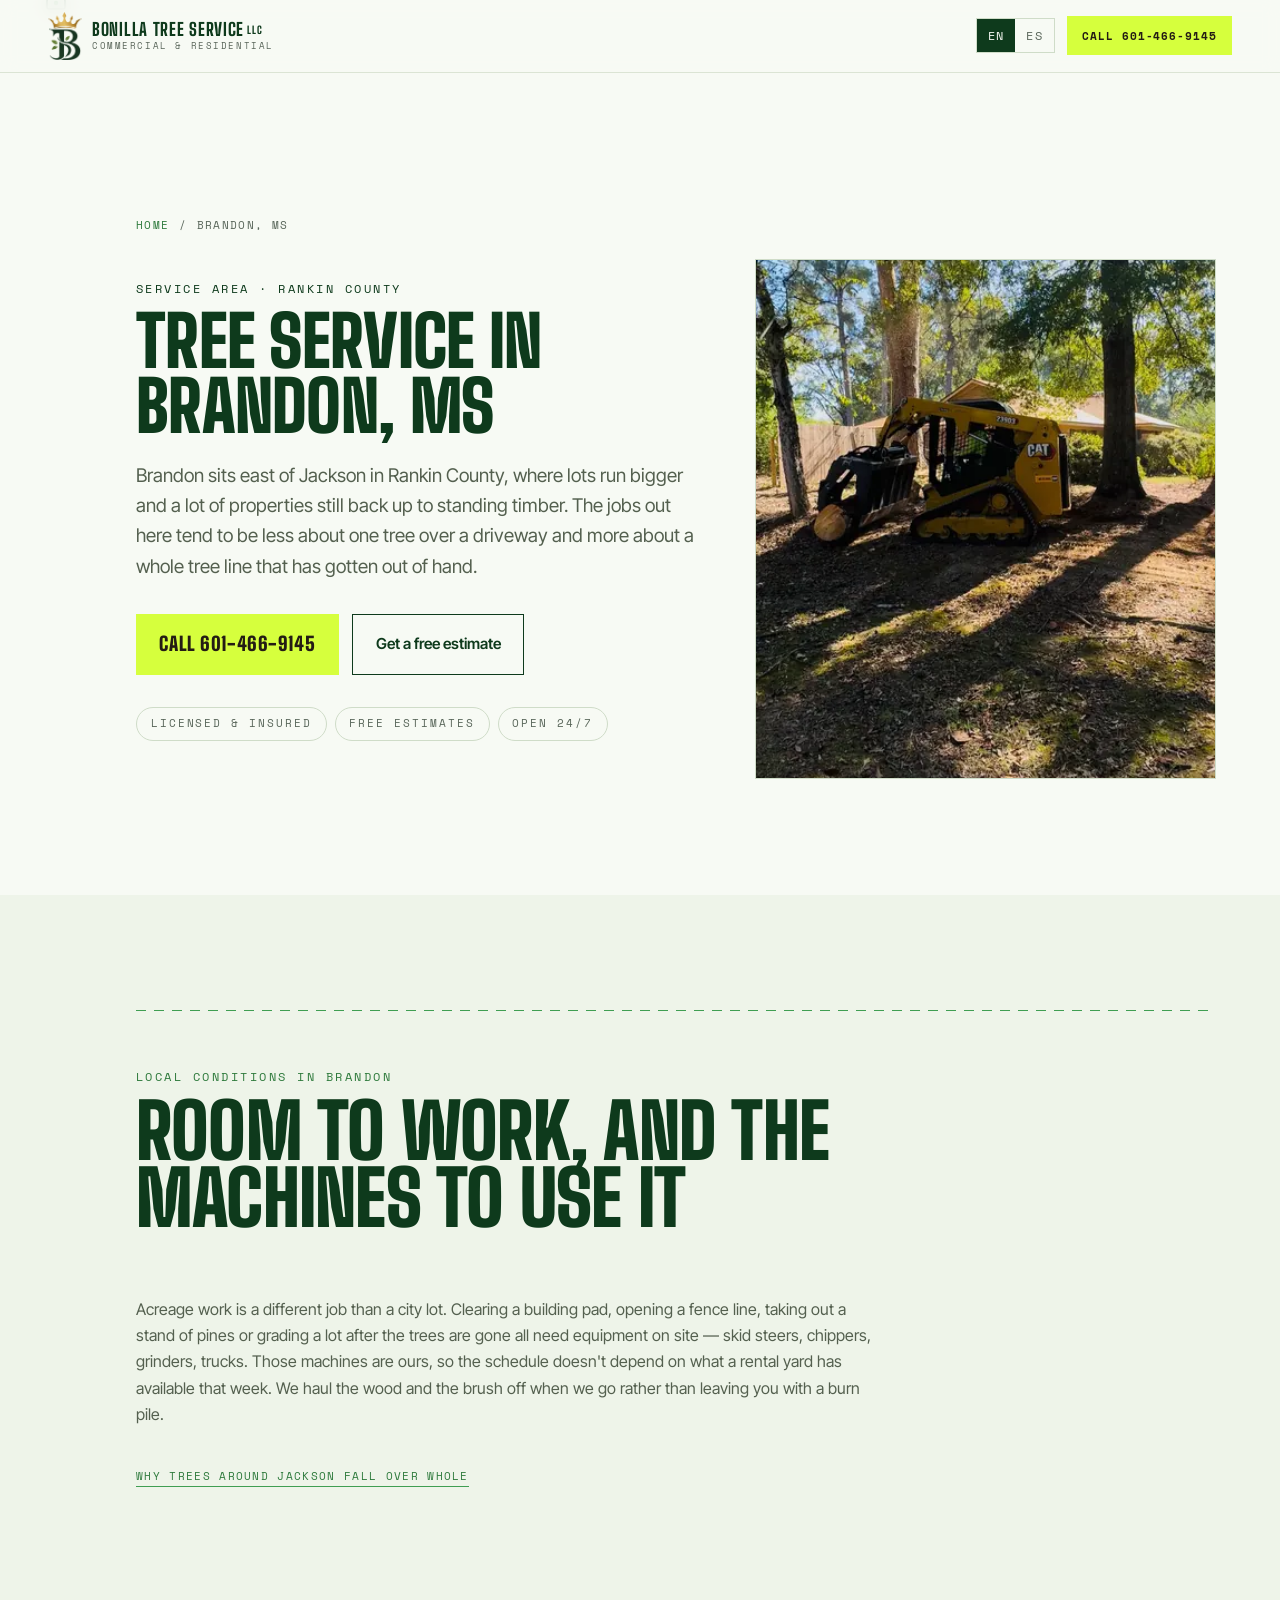
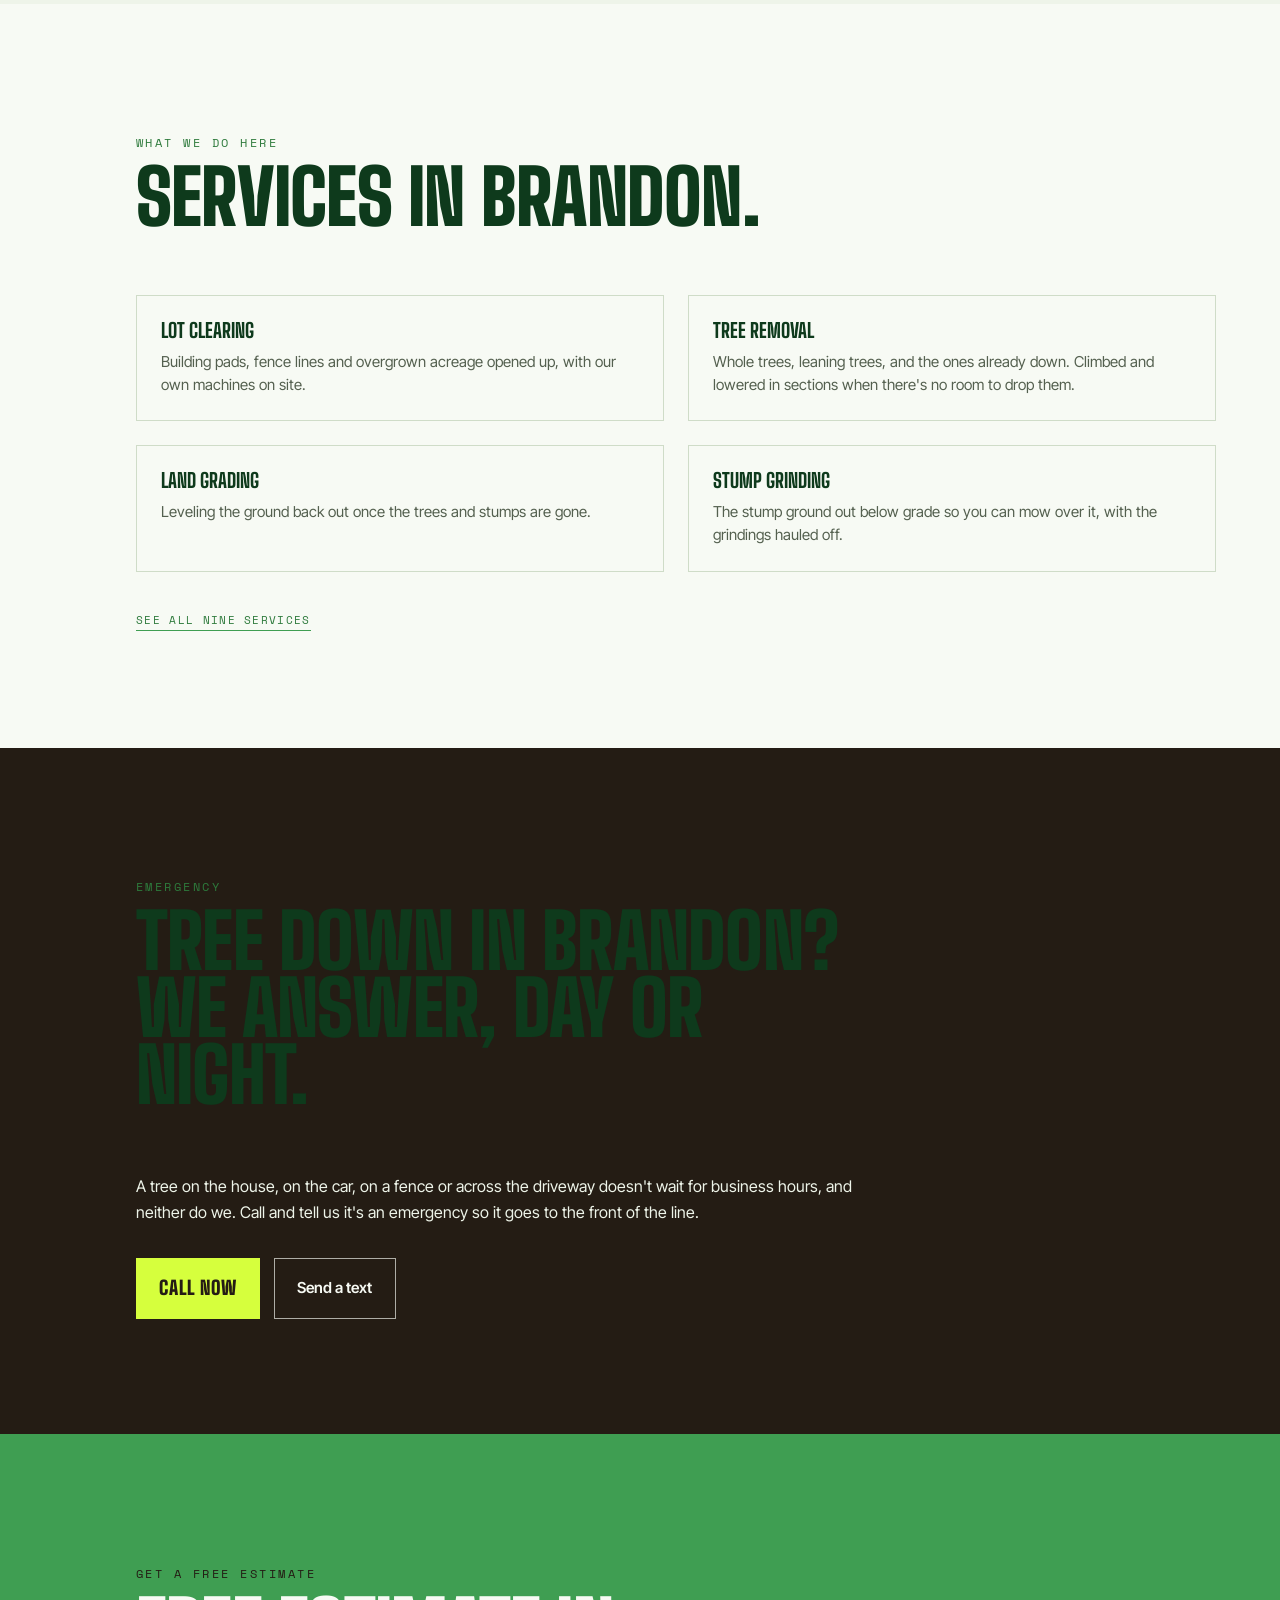
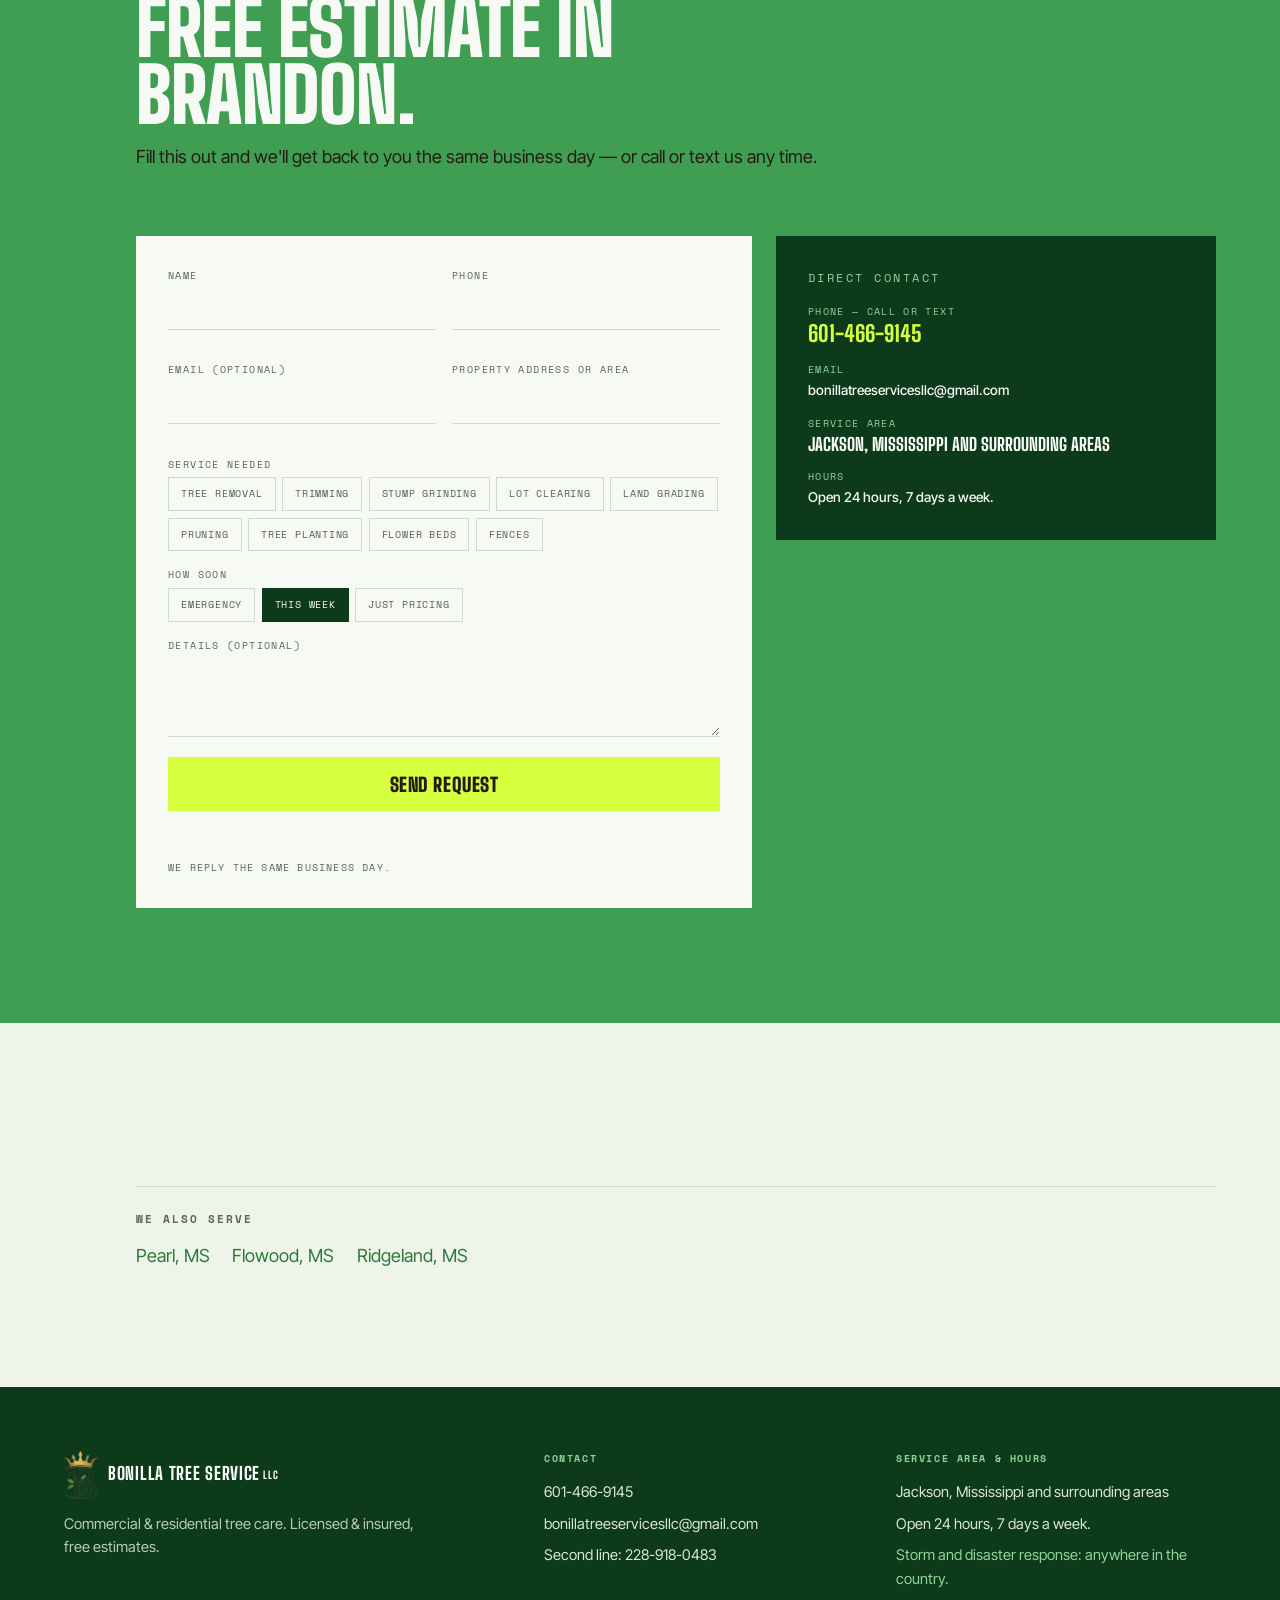
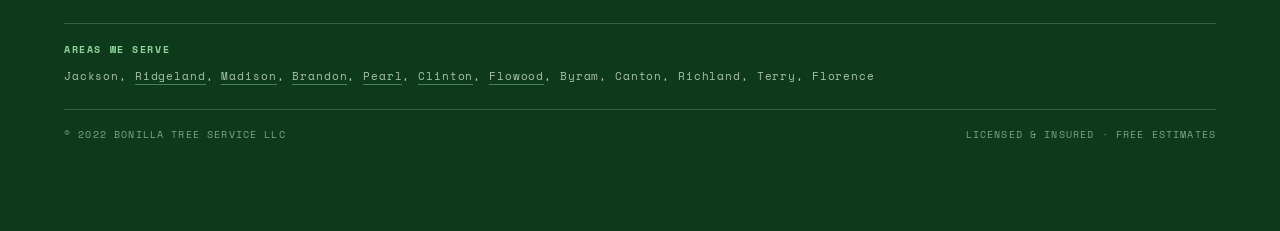
<file: tree-service-brandon-ms/index.html>
<!doctype html>
<html lang="en">
<head>
<meta charset="UTF-8">
<meta name="viewport" content="width=device-width, initial-scale=1">
<title>Tree Service in Brandon, MS | Bonilla Tree Service LLC</title>
<meta name="description" content="Tree removal, trimming and stump grinding in Brandon, Mississippi. Our own crew and equipment, everything hauled off. Free estimates, 24/7. Se habla español.">

<link rel="canonical" href="https://bonillatreeservicellc.com/tree-service-brandon-ms/">
<link rel="alternate" hreflang="en" href="https://bonillatreeservicellc.com/tree-service-brandon-ms/">
<link rel="alternate" hreflang="es" href="https://bonillatreeservicellc.com/tree-service-brandon-ms/?lang=es">
<link rel="alternate" hreflang="x-default" href="https://bonillatreeservicellc.com/tree-service-brandon-ms/">

<meta property="og:type" content="business.business">
<meta property="og:site_name" content="Bonilla Tree Service LLC">
<meta property="og:locale" content="en_US">
<meta property="og:locale:alternate" content="es_US">
<meta property="og:title" content="Tree Service in Brandon, MS | Bonilla Tree Service LLC">
<meta property="og:description" content="Tree removal, trimming and stump grinding in Brandon, Mississippi. Our own crew and equipment, everything hauled off. Free estimates, 24/7. Se habla español.">
<meta property="og:url" content="https://bonillatreeservicellc.com/tree-service-brandon-ms/">
<meta property="og:image" content="https://bonillatreeservicellc.com/assets/images/climber-sectional-pine-1600.jpg">

<script type="application/ld+json">
{
  "@context": "https://schema.org",
  "@graph": [
    {
      "@type": "Service",
      "serviceType": "Tree service",
      "name": "Tree Service in Brandon, MS",
      "description": "Tree removal, trimming and stump grinding in Brandon, Mississippi. Our own crew and equipment, everything hauled off. Free estimates, 24/7. Se habla español.",
      "url": "https://bonillatreeservicellc.com/tree-service-brandon-ms/",
      "provider": {
        "@type": "HomeAndConstructionBusiness",
        "name": "Bonilla Tree Service LLC",
        "telephone": "+16014669145",
        "url": "https://bonillatreeservicellc.com/"
      },
      "areaServed": {
        "@type": "City",
        "name": "Brandon",
        "containedInPlace": {
          "@type": "AdministrativeArea",
          "name": "Rankin County, Mississippi"
        }
      }
    },
    {
      "@type": "BreadcrumbList",
      "itemListElement": [
        {
          "@type": "ListItem",
          "position": 1,
          "name": "Home",
          "item": "https://bonillatreeservicellc.com/"
        },
        {
          "@type": "ListItem",
          "position": 2,
          "name": "Brandon, MS",
          "item": "https://bonillatreeservicellc.com/tree-service-brandon-ms/"
        }
      ]
    }
  ]
}
</script>

<link rel="icon" type="image/png" sizes="32x32" href="/assets/images/favicon-32.png">
<link rel="icon" type="image/png" sizes="64x64" href="/assets/images/favicon-64.png">
<link rel="apple-touch-icon" href="/assets/images/apple-touch-icon.png">

<link rel="preconnect" href="https://fonts.googleapis.com">
<link rel="preconnect" href="https://fonts.gstatic.com" crossorigin>
<link href="https://fonts.googleapis.com/css2?family=Big+Shoulders+Display:wght@600;700;800;900&family=Inter+Tight:wght@400;500;600;700&family=Space+Mono:wght@400;700&display=swap" rel="stylesheet">

<link rel="stylesheet" href="/assets/styles.css">
</head>
<body>
<a class="skip-link" href="#main" data-en="Skip to content" data-es="Saltar al contenido">Skip to content</a>

<div class="rope-rail" aria-hidden="true">
  <svg viewBox="0 0 40 100" preserveAspectRatio="none">
    <path class="rope-path" pathLength="1" d="M20 0 L20 100" />
  </svg>
  <div class="carabiner">
    <svg viewBox="0 0 24 24" fill="none" xmlns="http://www.w3.org/2000/svg">
      <path d="M12 3a5 5 0 0 0-5 5v3H5a2 2 0 0 0-2 2v6a2 2 0 0 0 2 2h14a2 2 0 0 0 2-2v-6a2 2 0 0 0-2-2h-2V8a5 5 0 0 0-5-5Z" stroke="#0E3A1C" stroke-width="1.5"/>
      <circle cx="12" cy="15" r="2.2" fill="#3F9E52"/>
    </svg>
  </div>
</div>

<header class="site-header">
  <a class="brand" href="/">
    <img class="brand-mark" src="/assets/images/logo-mark.png" width="351" height="499" alt="" aria-hidden="true">
    <span class="brand-word"><span class="brand-name">Bonilla Tree Service<span class="brand-llc">LLC</span></span>
      <small data-en="Commercial &amp; Residential" data-es="Comercial y Residencial">Commercial &amp; Residential</small>
    </span>
  </a>
  <div class="nav-actions">
    <div class="lang-toggle" data-lang-toggle role="group" aria-label="Language / Idioma">
      <button type="button" data-lang="en" aria-pressed="true">EN</button>
      <button type="button" data-lang="es" aria-pressed="false">ES</button>
    </div>
    <a class="btn nav-call" href="tel:+16014669145">
      <span data-en="Call 601-466-9145" data-es="Llamar 601-466-9145">Call 601-466-9145</span>
    </a>
  </div>
</header>

<main id="main">

<section class="section city-hero" data-rope-anchor>
  <div class="section-inner">
    <nav class="breadcrumb" aria-label="Breadcrumb">
      <a href="/" data-en="Home" data-es="Inicio">Home</a>
      <span aria-hidden="true">/</span>
      <span aria-current="page">Brandon, MS</span>
    </nav>
    <div class="city-hero-grid">
      <div class="city-hero-text">
        <p class="eyebrow label" data-en="Service area · Rankin County" data-es="Zona de servicio · Rankin">Service area · Rankin County</p>
        <h1 class="display" data-en="Tree service in Brandon, MS" data-es="Servicio de árboles en Brandon, MS">Tree service in Brandon, MS</h1>
        <p class="city-lead" data-en="Brandon sits east of Jackson in Rankin County, where lots run bigger and a lot of properties still back up to standing timber. The jobs out here tend to be less about one tree over a driveway and more about a whole tree line that has gotten out of hand." data-es="Brandon queda al este de Jackson, en el condado de Rankin, donde los lotes son más grandes y muchas propiedades todavía colindan con monte. Los trabajos por acá suelen ser menos de un árbol sobre la entrada y más de una hilera entera de árboles que se salió de control.">Brandon sits east of Jackson in Rankin County, where lots run bigger and a lot of properties still back up to standing timber. The jobs out here tend to be less about one tree over a driveway and more about a whole tree line that has gotten out of hand.</p>
        <div class="city-cta">
          <a class="btn btn--hivis" href="tel:+16014669145" data-en="Call 601-466-9145" data-es="Llamar 601-466-9145">Call 601-466-9145</a>
          <a class="btn btn--outline" href="#estimate" data-en="Get a free estimate" data-es="Pedir estimado gratis">Get a free estimate</a>
        </div>
        <ul class="city-chips">
          <!-- Raw "&" here: t() runs it through esc(), so pre-escaping it would
               double-encode and render as "&amp;" on the page. -->
          <li class="label" data-en="Licensed &amp; insured" data-es="Con licencia y seguro">Licensed &amp; insured</li>
          <li class="label" data-en="Free estimates" data-es="Estimados gratis">Free estimates</li>
          <li class="label" data-en="Open 24/7" data-es="Abierto 24/7">Open 24/7</li>
        </ul>
      </div>
      <figure class="city-figure city-figure--hero">
        <picture>
          <source type="image/webp" srcset="/assets/images/skidsteer-felled-pine-800.webp">
          <img src="/assets/images/skidsteer-felled-pine-800.jpg" width="412" height="800" fetchpriority="high" decoding="async" alt="A skid steer moving a felled pine section across a lot" data-target-attr="alt" data-en="A skid steer moving a felled pine section across a lot" data-es="Un skid steer moviendo una sección de pino talado por el lote">
        </picture>
      </figure>
    </div>
  </div>
</section>

<section class="section section--sage" data-rope-anchor>
  <div class="section-inner">
    <div class="cut-line" aria-hidden="true"></div>
    <div class="section-head">
      <p class="eyebrow label" data-en="Local conditions in Brandon" data-es="Condiciones locales en Brandon">Local conditions in Brandon</p>
      <h2 class="display" style="font-size:var(--size-h2)">
        <span data-en="Room to work, and the machines to use it" data-es="Espacio para trabajar, y las máquinas para aprovecharlo">Room to work, and the machines to use it</span>
      </h2>
    </div>
    <p class="city-note" data-en="Acreage work is a different job than a city lot. Clearing a building pad, opening a fence line, taking out a stand of pines or grading a lot after the trees are gone all need equipment on site — skid steers, chippers, grinders, trucks. Those machines are ours, so the schedule doesn't depend on what a rental yard has available that week. We haul the wood and the brush off when we go rather than leaving you with a burn pile." data-es="Trabajar en terreno grande es otro oficio que un lote de ciudad. Limpiar el área para construir, abrir una línea de cerca, sacar un grupo de pinos o nivelar el lote una vez que ya no hay árboles: todo eso necesita maquinaria en el sitio — skid steers, chippers, trituradoras, camiones. Esas máquinas son nuestras, así que el trabajo no depende de lo que haya disponible esa semana en una renta. La madera y la broza se van con nosotros, no le dejamos un montón para quemar.">Acreage work is a different job than a city lot. Clearing a building pad, opening a fence line, taking out a stand of pines or grading a lot after the trees are gone all need equipment on site — skid steers, chippers, grinders, trucks. Those machines are ours, so the schedule doesn't depend on what a rental yard has available that week. We haul the wood and the brush off when we go rather than leaving you with a burn pile.</p>
    <p class="city-more">
      <a href="/why-trees-fall-in-jackson/" data-en="Why trees around Jackson fall over whole" data-es="Por qué los árboles de Jackson se caen enteros">Why trees around Jackson fall over whole</a>
    </p>
  </div>
</section>

<section class="section" data-rope-anchor>
  <div class="section-inner">
    <div class="section-head">
      <p class="eyebrow label" data-en="What we do here" data-es="Qué hacemos aquí">What we do here</p>
      <h2 class="display" style="font-size:var(--size-h2)">
        <span data-en="Services in Brandon." data-es="Servicios en Brandon.">Services in Brandon.</span>
      </h2>
    </div>
    <div class="city-services">
        <article class="city-service">
          <h3  data-en="Lot clearing" data-es="Limpieza de lotes">Lot clearing</h3>
          <p  data-en="Building pads, fence lines and overgrown acreage opened up, with our own machines on site." data-es="Áreas de construcción, líneas de cerca y terreno enmontado, abiertos con maquinaria propia en el sitio.">Building pads, fence lines and overgrown acreage opened up, with our own machines on site.</p>
        </article>
        <article class="city-service">
          <h3  data-en="Tree removal" data-es="Remoción de árboles">Tree removal</h3>
          <p  data-en="Whole trees, leaning trees, and the ones already down. Climbed and lowered in sections when there's no room to drop them." data-es="Árboles enteros, inclinados, y los que ya se cayeron. Escalados y bajados por secciones cuando no hay espacio para tumbarlos.">Whole trees, leaning trees, and the ones already down. Climbed and lowered in sections when there's no room to drop them.</p>
        </article>
        <article class="city-service">
          <h3  data-en="Land grading" data-es="Nivelación de terreno">Land grading</h3>
          <p  data-en="Leveling the ground back out once the trees and stumps are gone." data-es="Emparejar el terreno una vez que ya no están los árboles ni los tocones.">Leveling the ground back out once the trees and stumps are gone.</p>
        </article>
        <article class="city-service">
          <h3  data-en="Stump grinding" data-es="Trituración de tocones">Stump grinding</h3>
          <p  data-en="The stump ground out below grade so you can mow over it, with the grindings hauled off." data-es="El tocón triturado por debajo del nivel del suelo para que pueda pasar la podadora, y el material se lo llevamos.">The stump ground out below grade so you can mow over it, with the grindings hauled off.</p>
        </article>
    </div>
    <p class="city-more">
      <a href="/#services" data-en="See all nine services" data-es="Ver los nueve servicios">See all nine services</a>
    </p>
  </div>
</section>

<section class="section storm" data-rope-anchor>
  <div class="section-inner">
    <div class="section-head">
      <p class="eyebrow label" data-en="Emergency" data-es="Emergencia">Emergency</p>
      <h2 class="display" style="font-size:var(--size-h2)">
        <span data-en="Tree down in Brandon? We answer, day or night." data-es="¿Se le cayó un árbol en Brandon? Contestamos, de día o de noche.">Tree down in Brandon? We answer, day or night.</span>
      </h2>
    </div>
    <p class="city-note" data-en="A tree on the house, on the car, on a fence or across the driveway doesn't wait for business hours, and neither do we. Call and tell us it's an emergency so it goes to the front of the line." data-es="Un árbol sobre la casa, sobre el carro, sobre una cerca o atravesado en la entrada no espera al horario de oficina, y nosotros tampoco. Llame y diga que es una emergencia para que pase al frente de la fila.">A tree on the house, on the car, on a fence or across the driveway doesn't wait for business hours, and neither do we. Call and tell us it's an emergency so it goes to the front of the line.</p>
    <div class="city-cta">
      <a class="btn btn--hivis" href="tel:+16014669145" data-en="Call now" data-es="Llamar ahora">Call now</a>
      <a class="btn btn--ghost" href="sms:+16014669145" data-en="Send a text" data-es="Mandar un texto">Send a text</a>
    </div>
  </div>
</section>

<section class="section estimate" id="estimate" data-rope-anchor>
  <div class="section-inner">
    <div class="section-head">
      <p class="eyebrow label" data-en="Get a free estimate" data-es="Pide un estimado gratis">Get a free estimate</p>
      <h2 class="display mask-lines" style="font-size:var(--size-h2)">
        <span data-en="Free estimate in Brandon." data-es="Estimado gratis en Brandon.">Free estimate in Brandon.</span>
      </h2>
      <p data-en="Fill this out and we'll get back to you the same business day — or call or text us any time." data-es="Llene esto y le respondemos el mismo día hábil — o llámenos o mándenos un texto a cualquier hora.">Fill this out and we'll get back to you the same business day — or call or text us any time.</p>
    </div>

    <div class="estimate-grid">
      <form class="estimate-form" id="estimate-form" novalidate>
        <div class="field-row">
          <div class="field">
            <label for="f-name" data-en="Name" data-es="Nombre">Name</label>
            <input id="f-name" name="name" type="text" autocomplete="name" required>
            <p class="field-error" data-error-for="name" role="alert"></p>
          </div>
          <div class="field">
            <label for="f-phone" data-en="Phone" data-es="Teléfono">Phone</label>
            <input id="f-phone" name="phone" type="tel" autocomplete="tel" required>
            <p class="field-error" data-error-for="phone" role="alert"></p>
          </div>
        </div>

        <div class="field-row">
          <div class="field">
            <label for="f-email" data-en="Email (optional)" data-es="Correo (opcional)">Email (optional)</label>
            <input id="f-email" name="email" type="email" autocomplete="email">
          </div>
          <div class="field">
            <label for="f-address" data-en="Property address or area" data-es="Dirección o zona">Property address or area</label>
            <input id="f-address" name="address" type="text" autocomplete="street-address" required>
            <p class="field-error" data-error-for="address" role="alert"></p>
          </div>
        </div>

        <div class="field">
          <span class="label" data-en="Service needed" data-es="Servicio que necesitas">Service needed</span>
          <div class="chip-group">
            <span class="chip"><input type="checkbox" id="s-removal" name="service" value="removal"><label for="s-removal" data-en="Tree removal" data-es="Remoción">Tree removal</label></span>
            <span class="chip"><input type="checkbox" id="s-trimming" name="service" value="trimming"><label for="s-trimming" data-en="Trimming" data-es="Poda">Trimming</label></span>
            <span class="chip"><input type="checkbox" id="s-stump" name="service" value="stump"><label for="s-stump" data-en="Stump grinding" data-es="Tocones">Stump grinding</label></span>
            <span class="chip"><input type="checkbox" id="s-lot" name="service" value="lot"><label for="s-lot" data-en="Lot clearing" data-es="Limpieza de terreno">Lot clearing</label></span>
            <span class="chip"><input type="checkbox" id="s-grading" name="service" value="grading"><label for="s-grading" data-en="Land grading" data-es="Nivelación">Land grading</label></span>
            <span class="chip"><input type="checkbox" id="s-pruning" name="service" value="pruning"><label for="s-pruning" data-en="Pruning" data-es="Poda estructural">Pruning</label></span>
            <span class="chip"><input type="checkbox" id="s-planting" name="service" value="planting"><label for="s-planting" data-en="Tree planting" data-es="Plantación">Tree planting</label></span>
            <span class="chip"><input type="checkbox" id="s-flowerbeds" name="service" value="flowerbeds"><label for="s-flowerbeds" data-en="Flower beds" data-es="Arriates">Flower beds</label></span>
            <span class="chip"><input type="checkbox" id="s-fences" name="service" value="fences"><label for="s-fences" data-en="Fences" data-es="Cercas">Fences</label></span>
          </div>
        </div>

        <div class="field">
          <span class="label" data-en="How soon" data-es="Qué tan pronto">How soon</span>
          <div class="radio-row">
            <span class="chip"><input type="radio" id="u-emergency" name="urgency" value="emergency"><label for="u-emergency" data-en="Emergency" data-es="Emergencia">Emergency</label></span>
            <span class="chip"><input type="radio" id="u-week" name="urgency" value="week" checked><label for="u-week" data-en="This week" data-es="Esta semana">This week</label></span>
            <span class="chip"><input type="radio" id="u-pricing" name="urgency" value="pricing"><label for="u-pricing" data-en="Just pricing" data-es="Solo precios">Just pricing</label></span>
          </div>
        </div>

        <div class="field">
          <label for="f-details" data-en="Details (optional)" data-es="Detalles (opcional)">Details (optional)</label>
          <textarea id="f-details" name="details" rows="3"></textarea>
        </div>

        <div class="estimate-actions">
          <button type="submit" class="btn btn--hivis btn--block" id="estimate-submit">
            <span data-en="Send request" data-es="Enviar solicitud">Send request</span>
          </button>
        </div>
        <p class="form-status" id="form-status" role="status" aria-live="polite"></p>
        <p class="estimate-note" data-en="We reply the same business day." data-es="Le respondemos el mismo día hábil.">We reply the same business day.</p>

        <div class="confirm-state" id="confirm-state">
          <h3 data-en="Message ready" data-es="Mensaje listo">Message ready</h3>
          <p data-en="If your email app didn't open, copy the message below and email it to us — or call or text 601-466-9145." data-es="Si su app de correo no se abrió, copie el mensaje de abajo y envíenoslo por correo — o llámenos o mándenos un texto al 601-466-9145.">If your email app didn't open, copy the message below and email it to us — or call or text 601-466-9145.</p>
          <p class="confirm-message label" style="white-space:pre-line;margin-top:1rem;text-transform:none;letter-spacing:0"></p>
          <button type="button" class="btn btn--outline confirm-copy-btn"
            data-label-en="Copy message" data-label-es="Copiar mensaje"
            data-copied-en="Copied" data-copied-es="Copiado"
            data-en="Copy message" data-es="Copiar mensaje">Copy message</button>
        </div>
      </form>

      <aside class="estimate-aside">
        <p class="eyebrow label" data-en="Direct contact" data-es="Contacto directo">Direct contact</p>
        <dl>
          <div>
            <dt data-en="Phone — call or text" data-es="Teléfono — llame o mande texto">Phone — call or text</dt>
            <dd><a href="tel:+16014669145" data-config="phone">601-466-9145</a></dd>
          </div>
          <div>
            <dt data-en="Email" data-es="Correo">Email</dt>
            <dd class="dd-small"><a href="mailto:bonillatreeservicesllc@gmail.com" data-config="email">bonillatreeservicesllc@gmail.com</a></dd>
          </div>
          <div>
            <dt data-en="Service area" data-es="Zona de servicio">Service area</dt>
            <dd style="font-size:1.1rem" data-config="area">Jackson, Mississippi and surrounding areas</dd>
          </div>
          <div>
            <dt data-en="Hours" data-es="Horario">Hours</dt>
            <dd class="dd-small" data-config="hours">Open 24 hours, 7 days a week.</dd>
          </div>
        </dl>
      </aside>
    </div>
  </div>
</section>

<section class="section section--sage" data-rope-anchor data-rope-end>
  <div class="section-inner">
    <div class="nearby">
      <h3 class="label" data-en="We also serve" data-es="También atendemos">We also serve</h3>
      <p>
          <a href="/tree-service-pearl-ms/">Pearl, MS</a>
          <a href="/tree-service-flowood-ms/">Flowood, MS</a>
          <a href="/tree-service-ridgeland-ms/">Ridgeland, MS</a>
      </p>
    </div>
  </div>
</section>

</main>

<footer class="site-footer">
  <div class="footer-grid">
    <div class="footer-brand">
      <a class="brand" href="/">
        <img class="brand-mark" src="/assets/images/logo-mark.png" width="351" height="499" alt="" aria-hidden="true">
        <span class="brand-word"><span class="brand-name">Bonilla Tree Service<span class="brand-llc">LLC</span></span></span>
      </a>
      <p data-en="Commercial &amp; residential tree care. Licensed &amp; insured, free estimates." data-es="Cuidado de árboles comercial y residencial. Con licencia y asegurados, estimados gratis.">Commercial &amp; residential tree care. Licensed &amp; insured, free estimates.</p>
    </div>
    <div class="footer-col">
      <h4 data-en="Contact" data-es="Contacto">Contact</h4>
      <ul>
        <li><a href="tel:+16014669145">601-466-9145</a></li>
        <li><a href="mailto:bonillatreeservicesllc@gmail.com">bonillatreeservicesllc@gmail.com</a></li>
        <li><span data-en="Second line" data-es="Segunda línea">Second line</span>: <a href="tel:+12289180483" data-config="phone2">228-918-0483</a></li>
      </ul>
    </div>
    <div class="footer-col">
      <h4 data-en="Service area &amp; hours" data-es="Zona y horario">Service area &amp; hours</h4>
      <ul>
        <li data-config="area">Jackson, Mississippi and surrounding areas</li>
        <li data-config="hours">Open 24 hours, 7 days a week.</li>
        <li class="footer-storm" data-en="Storm and disaster response: anywhere in the country." data-es="Respuesta a tormentas y desastres: a cualquier parte del país.">Storm and disaster response: anywhere in the country.</li>
      </ul>
    </div>
  </div>
  <div class="footer-areas">
    <h4 data-en="Areas we serve" data-es="Zonas que atendemos">Areas we serve</h4>
    <!-- Static on purpose: six of these link to their own service-area page and
         this is the crawl path from the homepage to them, so it must not depend
         on JS running. Keep in sync with data/cities.js — check-seo.js enforces
         it. Jackson has no link because the homepage IS the Jackson page. -->
    <p class="footer-areas-list">Jackson,
      <a href="/tree-service-ridgeland-ms/">Ridgeland</a>,
      <a href="/tree-service-madison-ms/">Madison</a>,
      <a href="/tree-service-brandon-ms/">Brandon</a>,
      <a href="/tree-service-pearl-ms/">Pearl</a>,
      <a href="/tree-service-clinton-ms/">Clinton</a>,
      <a href="/tree-service-flowood-ms/">Flowood</a>,
      Byram, Canton, Richland, Terry, Florence</p>
  </div>
  <div class="footer-bottom">
    <span>© <span data-config="founded">2022</span> Bonilla Tree Service LLC</span>
    <span data-en="Licensed &amp; insured · Free estimates" data-es="Con licencia y asegurados · Estimados gratis">Licensed &amp; insured · Free estimates</span>
  </div>
</footer>

<nav class="mobile-bar" aria-label="Quick contact">
  <a href="tel:+16014669145">
    <span data-en="Call" data-es="Llamar">Call</span>
  </a>
  <a href="sms:+16014669145">
    <span data-en="Text" data-es="Texto">Text</span>
  </a>
</nav>

<script src="/assets/app.js" defer></script>
</body>
</html>
</file>
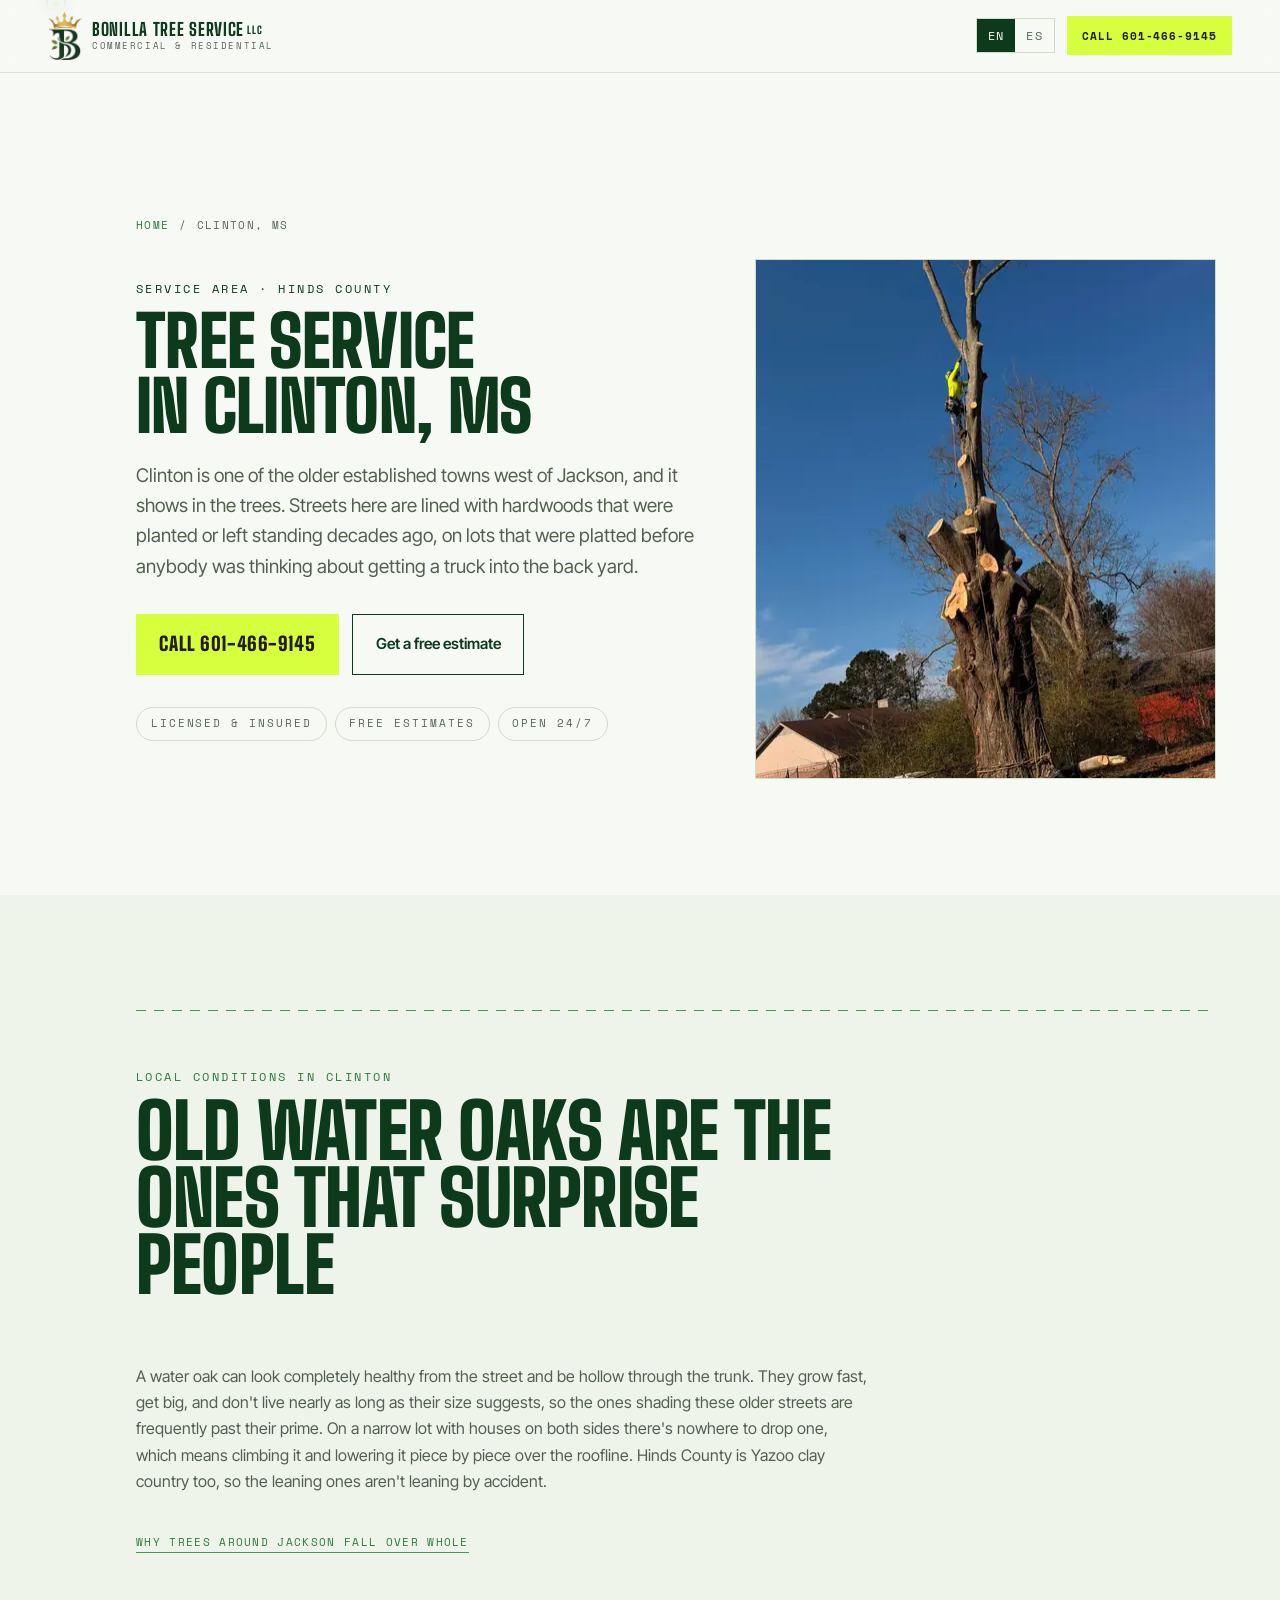
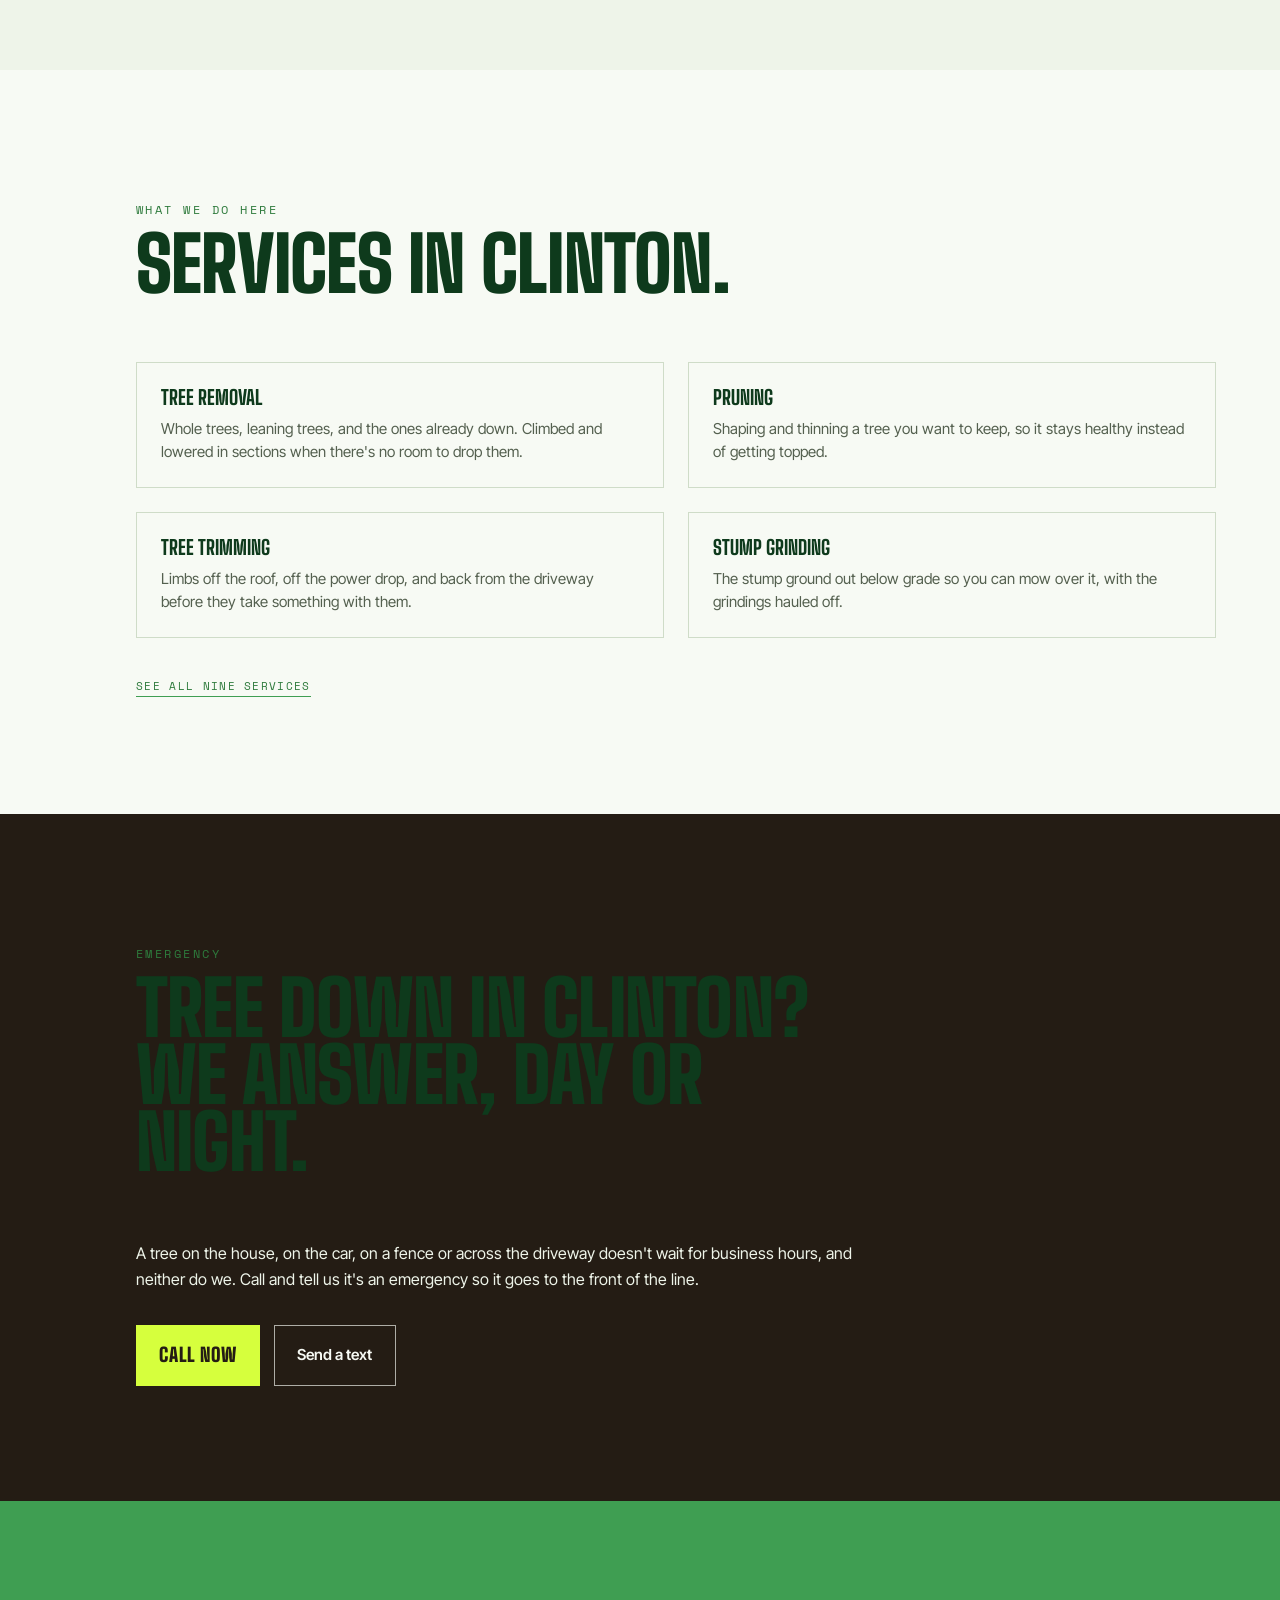
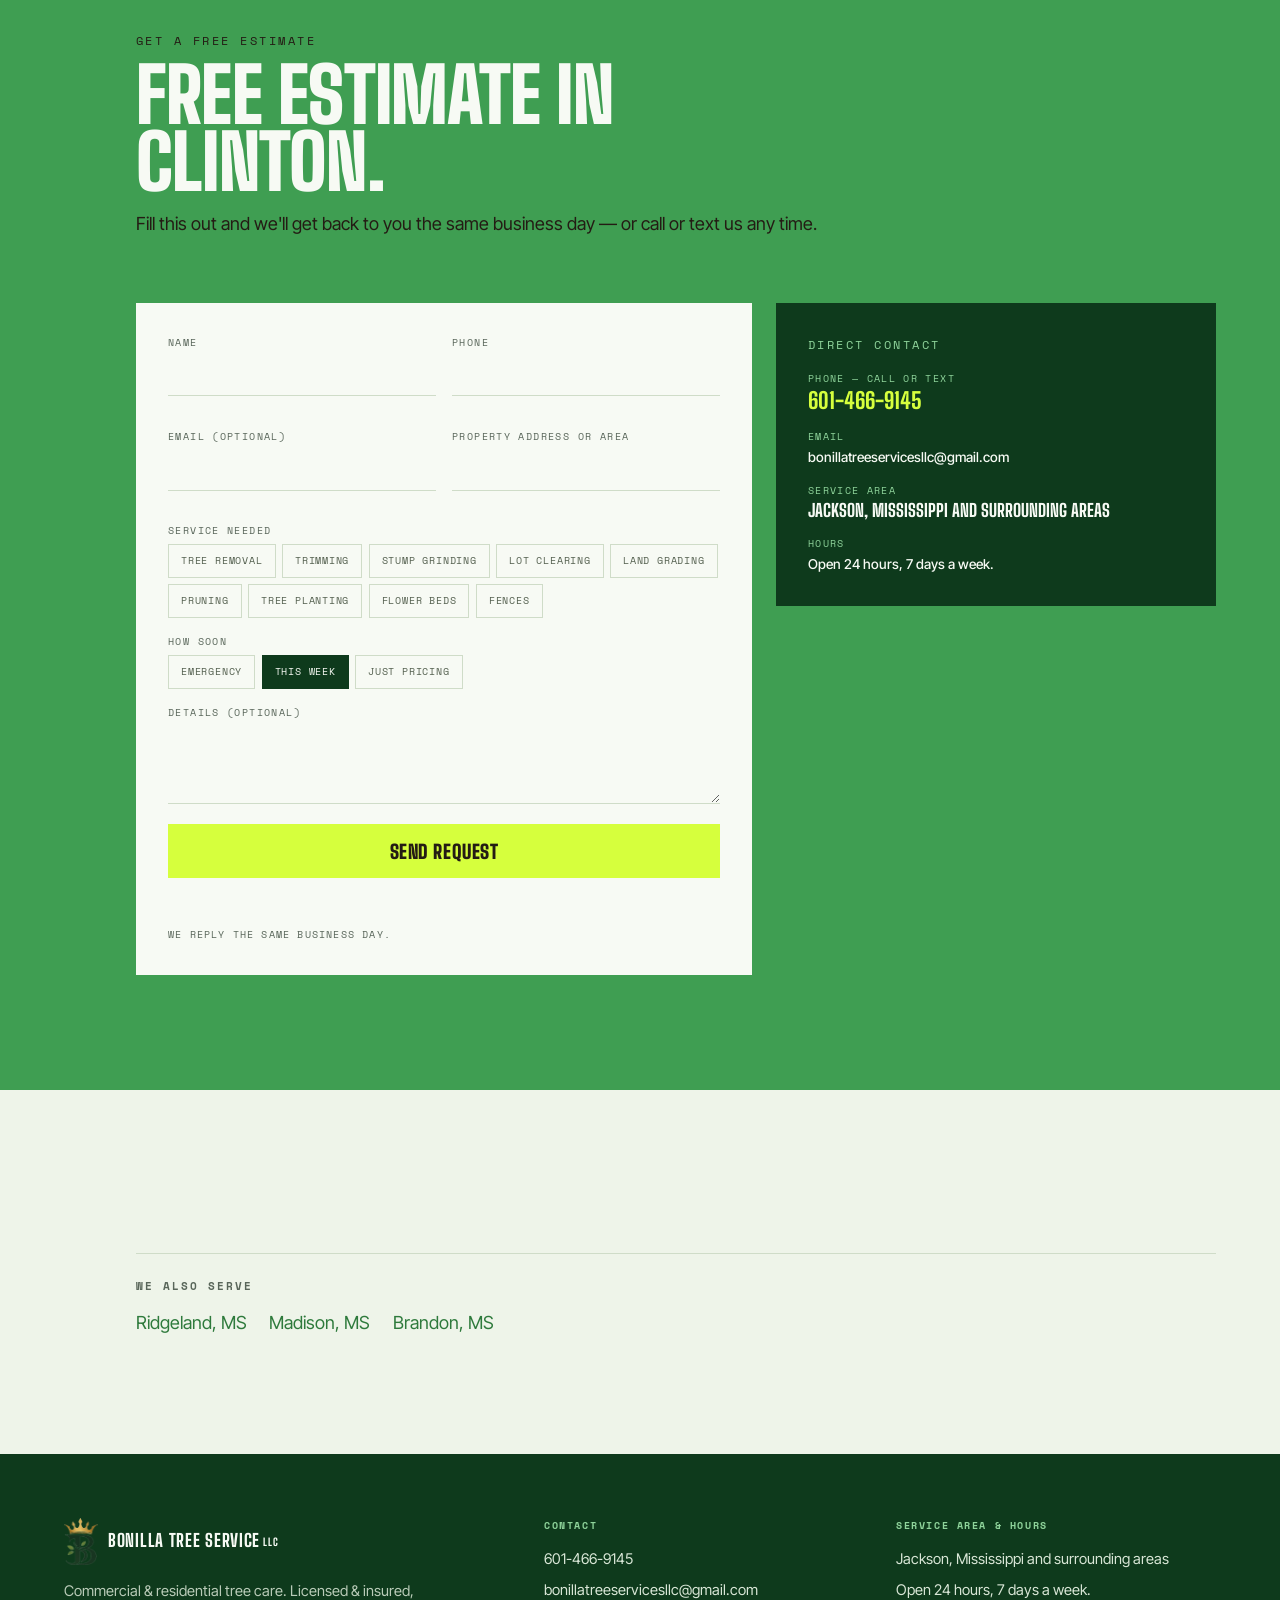
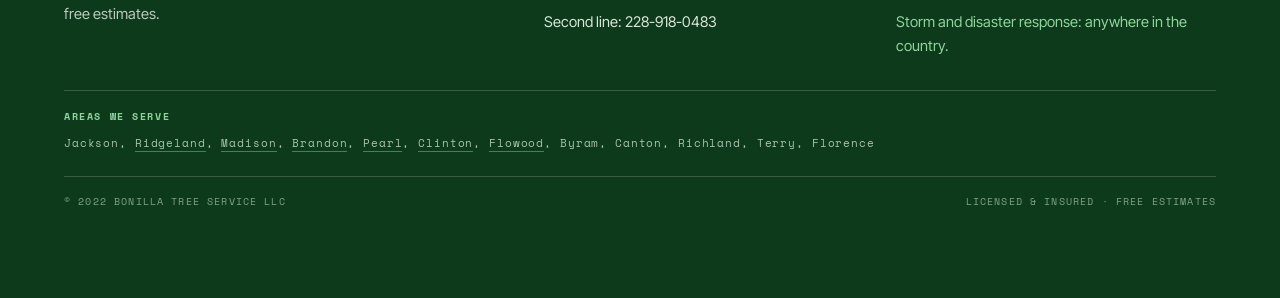
<file: tree-service-clinton-ms/index.html>
<!doctype html>
<html lang="en">
<head>
<meta charset="UTF-8">
<meta name="viewport" content="width=device-width, initial-scale=1">
<title>Tree Service in Clinton, MS | Bonilla Tree Service LLC</title>
<meta name="description" content="Tree removal, trimming and stump grinding in Clinton, Mississippi. Our own crew and equipment, everything hauled off. Free estimates, 24/7. Se habla español.">

<link rel="canonical" href="https://bonillatreeservicellc.com/tree-service-clinton-ms/">
<link rel="alternate" hreflang="en" href="https://bonillatreeservicellc.com/tree-service-clinton-ms/">
<link rel="alternate" hreflang="es" href="https://bonillatreeservicellc.com/tree-service-clinton-ms/?lang=es">
<link rel="alternate" hreflang="x-default" href="https://bonillatreeservicellc.com/tree-service-clinton-ms/">

<meta property="og:type" content="business.business">
<meta property="og:site_name" content="Bonilla Tree Service LLC">
<meta property="og:locale" content="en_US">
<meta property="og:locale:alternate" content="es_US">
<meta property="og:title" content="Tree Service in Clinton, MS | Bonilla Tree Service LLC">
<meta property="og:description" content="Tree removal, trimming and stump grinding in Clinton, Mississippi. Our own crew and equipment, everything hauled off. Free estimates, 24/7. Se habla español.">
<meta property="og:url" content="https://bonillatreeservicellc.com/tree-service-clinton-ms/">
<meta property="og:image" content="https://bonillatreeservicellc.com/assets/images/climber-sectional-pine-1600.jpg">

<script type="application/ld+json">
{
  "@context": "https://schema.org",
  "@graph": [
    {
      "@type": "Service",
      "serviceType": "Tree service",
      "name": "Tree Service in Clinton, MS",
      "description": "Tree removal, trimming and stump grinding in Clinton, Mississippi. Our own crew and equipment, everything hauled off. Free estimates, 24/7. Se habla español.",
      "url": "https://bonillatreeservicellc.com/tree-service-clinton-ms/",
      "provider": {
        "@type": "HomeAndConstructionBusiness",
        "name": "Bonilla Tree Service LLC",
        "telephone": "+16014669145",
        "url": "https://bonillatreeservicellc.com/"
      },
      "areaServed": {
        "@type": "City",
        "name": "Clinton",
        "containedInPlace": {
          "@type": "AdministrativeArea",
          "name": "Hinds County, Mississippi"
        }
      }
    },
    {
      "@type": "BreadcrumbList",
      "itemListElement": [
        {
          "@type": "ListItem",
          "position": 1,
          "name": "Home",
          "item": "https://bonillatreeservicellc.com/"
        },
        {
          "@type": "ListItem",
          "position": 2,
          "name": "Clinton, MS",
          "item": "https://bonillatreeservicellc.com/tree-service-clinton-ms/"
        }
      ]
    }
  ]
}
</script>

<link rel="icon" type="image/png" sizes="32x32" href="/assets/images/favicon-32.png">
<link rel="icon" type="image/png" sizes="64x64" href="/assets/images/favicon-64.png">
<link rel="apple-touch-icon" href="/assets/images/apple-touch-icon.png">

<link rel="preconnect" href="https://fonts.googleapis.com">
<link rel="preconnect" href="https://fonts.gstatic.com" crossorigin>
<link href="https://fonts.googleapis.com/css2?family=Big+Shoulders+Display:wght@600;700;800;900&family=Inter+Tight:wght@400;500;600;700&family=Space+Mono:wght@400;700&display=swap" rel="stylesheet">

<link rel="stylesheet" href="/assets/styles.css">
</head>
<body>
<a class="skip-link" href="#main" data-en="Skip to content" data-es="Saltar al contenido">Skip to content</a>

<div class="rope-rail" aria-hidden="true">
  <svg viewBox="0 0 40 100" preserveAspectRatio="none">
    <path class="rope-path" pathLength="1" d="M20 0 L20 100" />
  </svg>
  <div class="carabiner">
    <svg viewBox="0 0 24 24" fill="none" xmlns="http://www.w3.org/2000/svg">
      <path d="M12 3a5 5 0 0 0-5 5v3H5a2 2 0 0 0-2 2v6a2 2 0 0 0 2 2h14a2 2 0 0 0 2-2v-6a2 2 0 0 0-2-2h-2V8a5 5 0 0 0-5-5Z" stroke="#0E3A1C" stroke-width="1.5"/>
      <circle cx="12" cy="15" r="2.2" fill="#3F9E52"/>
    </svg>
  </div>
</div>

<header class="site-header">
  <a class="brand" href="/">
    <img class="brand-mark" src="/assets/images/logo-mark.png" width="351" height="499" alt="" aria-hidden="true">
    <span class="brand-word"><span class="brand-name">Bonilla Tree Service<span class="brand-llc">LLC</span></span>
      <small data-en="Commercial &amp; Residential" data-es="Comercial y Residencial">Commercial &amp; Residential</small>
    </span>
  </a>
  <div class="nav-actions">
    <div class="lang-toggle" data-lang-toggle role="group" aria-label="Language / Idioma">
      <button type="button" data-lang="en" aria-pressed="true">EN</button>
      <button type="button" data-lang="es" aria-pressed="false">ES</button>
    </div>
    <a class="btn nav-call" href="tel:+16014669145">
      <span data-en="Call 601-466-9145" data-es="Llamar 601-466-9145">Call 601-466-9145</span>
    </a>
  </div>
</header>

<main id="main">

<section class="section city-hero" data-rope-anchor>
  <div class="section-inner">
    <nav class="breadcrumb" aria-label="Breadcrumb">
      <a href="/" data-en="Home" data-es="Inicio">Home</a>
      <span aria-hidden="true">/</span>
      <span aria-current="page">Clinton, MS</span>
    </nav>
    <div class="city-hero-grid">
      <div class="city-hero-text">
        <p class="eyebrow label" data-en="Service area · Hinds County" data-es="Zona de servicio · Hinds">Service area · Hinds County</p>
        <h1 class="display" data-en="Tree service in Clinton, MS" data-es="Servicio de árboles en Clinton, MS">Tree service in Clinton, MS</h1>
        <p class="city-lead" data-en="Clinton is one of the older established towns west of Jackson, and it shows in the trees. Streets here are lined with hardwoods that were planted or left standing decades ago, on lots that were platted before anybody was thinking about getting a truck into the back yard." data-es="Clinton es uno de los pueblos más establecidos al oeste de Jackson, y eso se nota en los árboles. Las calles están bordeadas de árboles maduros que se sembraron o se dejaron hace décadas, en lotes trazados desde antes de que alguien pensara en meter un camión al patio de atrás.">Clinton is one of the older established towns west of Jackson, and it shows in the trees. Streets here are lined with hardwoods that were planted or left standing decades ago, on lots that were platted before anybody was thinking about getting a truck into the back yard.</p>
        <div class="city-cta">
          <a class="btn btn--hivis" href="tel:+16014669145" data-en="Call 601-466-9145" data-es="Llamar 601-466-9145">Call 601-466-9145</a>
          <a class="btn btn--outline" href="#estimate" data-en="Get a free estimate" data-es="Pedir estimado gratis">Get a free estimate</a>
        </div>
        <ul class="city-chips">
          <!-- Raw "&" here: t() runs it through esc(), so pre-escaping it would
               double-encode and render as "&amp;" on the page. -->
          <li class="label" data-en="Licensed &amp; insured" data-es="Con licencia y seguro">Licensed &amp; insured</li>
          <li class="label" data-en="Free estimates" data-es="Estimados gratis">Free estimates</li>
          <li class="label" data-en="Open 24/7" data-es="Abierto 24/7">Open 24/7</li>
        </ul>
      </div>
      <figure class="city-figure city-figure--hero">
        <picture>
          <source type="image/webp" srcset="/assets/images/climber-rappel-dead-tree-800.webp">
          <img src="/assets/images/climber-rappel-dead-tree-800.jpg" width="459" height="800" fetchpriority="high" decoding="async" alt="A climber working down a dead tree one piece at a time" data-target-attr="alt" data-en="A climber working down a dead tree one piece at a time" data-es="Un escalador bajando un árbol seco pieza por pieza">
        </picture>
      </figure>
    </div>
  </div>
</section>

<section class="section section--sage" data-rope-anchor>
  <div class="section-inner">
    <div class="cut-line" aria-hidden="true"></div>
    <div class="section-head">
      <p class="eyebrow label" data-en="Local conditions in Clinton" data-es="Condiciones locales en Clinton">Local conditions in Clinton</p>
      <h2 class="display" style="font-size:var(--size-h2)">
        <span data-en="Old water oaks are the ones that surprise people" data-es="Los water oak viejos son los que sorprenden a la gente">Old water oaks are the ones that surprise people</span>
      </h2>
    </div>
    <p class="city-note" data-en="A water oak can look completely healthy from the street and be hollow through the trunk. They grow fast, get big, and don't live nearly as long as their size suggests, so the ones shading these older streets are frequently past their prime. On a narrow lot with houses on both sides there's nowhere to drop one, which means climbing it and lowering it piece by piece over the roofline. Hinds County is Yazoo clay country too, so the leaning ones aren't leaning by accident." data-es="Un water oak puede verse perfectamente sano desde la calle y estar hueco por dentro del tronco. Crecen rápido, se hacen grandes y no viven ni cerca de lo que su tamaño sugiere, así que los que dan sombra en estas calles viejas muchas veces ya pasaron su mejor momento. En un lote angosto con casas a los dos lados no hay dónde tumbarlo, y eso significa escalarlo y bajarlo pieza por pieza por encima del techo. El condado de Hinds también es zona de arcilla Yazoo, así que los que están inclinados no se inclinaron por casualidad.">A water oak can look completely healthy from the street and be hollow through the trunk. They grow fast, get big, and don't live nearly as long as their size suggests, so the ones shading these older streets are frequently past their prime. On a narrow lot with houses on both sides there's nowhere to drop one, which means climbing it and lowering it piece by piece over the roofline. Hinds County is Yazoo clay country too, so the leaning ones aren't leaning by accident.</p>
    <p class="city-more">
      <a href="/why-trees-fall-in-jackson/" data-en="Why trees around Jackson fall over whole" data-es="Por qué los árboles de Jackson se caen enteros">Why trees around Jackson fall over whole</a>
    </p>
  </div>
</section>

<section class="section" data-rope-anchor>
  <div class="section-inner">
    <div class="section-head">
      <p class="eyebrow label" data-en="What we do here" data-es="Qué hacemos aquí">What we do here</p>
      <h2 class="display" style="font-size:var(--size-h2)">
        <span data-en="Services in Clinton." data-es="Servicios en Clinton.">Services in Clinton.</span>
      </h2>
    </div>
    <div class="city-services">
        <article class="city-service">
          <h3  data-en="Tree removal" data-es="Remoción de árboles">Tree removal</h3>
          <p  data-en="Whole trees, leaning trees, and the ones already down. Climbed and lowered in sections when there's no room to drop them." data-es="Árboles enteros, inclinados, y los que ya se cayeron. Escalados y bajados por secciones cuando no hay espacio para tumbarlos.">Whole trees, leaning trees, and the ones already down. Climbed and lowered in sections when there's no room to drop them.</p>
        </article>
        <article class="city-service">
          <h3  data-en="Pruning" data-es="Poda de formación">Pruning</h3>
          <p  data-en="Shaping and thinning a tree you want to keep, so it stays healthy instead of getting topped." data-es="Dar forma y aclarar un árbol que usted quiere conservar, para que siga sano en vez de quedar desmochado.">Shaping and thinning a tree you want to keep, so it stays healthy instead of getting topped.</p>
        </article>
        <article class="city-service">
          <h3  data-en="Tree trimming" data-es="Poda de árboles">Tree trimming</h3>
          <p  data-en="Limbs off the roof, off the power drop, and back from the driveway before they take something with them." data-es="Ramas fuera del techo, fuera del cable eléctrico y lejos de la entrada, antes de que se lleven algo.">Limbs off the roof, off the power drop, and back from the driveway before they take something with them.</p>
        </article>
        <article class="city-service">
          <h3  data-en="Stump grinding" data-es="Trituración de tocones">Stump grinding</h3>
          <p  data-en="The stump ground out below grade so you can mow over it, with the grindings hauled off." data-es="El tocón triturado por debajo del nivel del suelo para que pueda pasar la podadora, y el material se lo llevamos.">The stump ground out below grade so you can mow over it, with the grindings hauled off.</p>
        </article>
    </div>
    <p class="city-more">
      <a href="/#services" data-en="See all nine services" data-es="Ver los nueve servicios">See all nine services</a>
    </p>
  </div>
</section>

<section class="section storm" data-rope-anchor>
  <div class="section-inner">
    <div class="section-head">
      <p class="eyebrow label" data-en="Emergency" data-es="Emergencia">Emergency</p>
      <h2 class="display" style="font-size:var(--size-h2)">
        <span data-en="Tree down in Clinton? We answer, day or night." data-es="¿Se le cayó un árbol en Clinton? Contestamos, de día o de noche.">Tree down in Clinton? We answer, day or night.</span>
      </h2>
    </div>
    <p class="city-note" data-en="A tree on the house, on the car, on a fence or across the driveway doesn't wait for business hours, and neither do we. Call and tell us it's an emergency so it goes to the front of the line." data-es="Un árbol sobre la casa, sobre el carro, sobre una cerca o atravesado en la entrada no espera al horario de oficina, y nosotros tampoco. Llame y diga que es una emergencia para que pase al frente de la fila.">A tree on the house, on the car, on a fence or across the driveway doesn't wait for business hours, and neither do we. Call and tell us it's an emergency so it goes to the front of the line.</p>
    <div class="city-cta">
      <a class="btn btn--hivis" href="tel:+16014669145" data-en="Call now" data-es="Llamar ahora">Call now</a>
      <a class="btn btn--ghost" href="sms:+16014669145" data-en="Send a text" data-es="Mandar un texto">Send a text</a>
    </div>
  </div>
</section>

<section class="section estimate" id="estimate" data-rope-anchor>
  <div class="section-inner">
    <div class="section-head">
      <p class="eyebrow label" data-en="Get a free estimate" data-es="Pide un estimado gratis">Get a free estimate</p>
      <h2 class="display mask-lines" style="font-size:var(--size-h2)">
        <span data-en="Free estimate in Clinton." data-es="Estimado gratis en Clinton.">Free estimate in Clinton.</span>
      </h2>
      <p data-en="Fill this out and we'll get back to you the same business day — or call or text us any time." data-es="Llene esto y le respondemos el mismo día hábil — o llámenos o mándenos un texto a cualquier hora.">Fill this out and we'll get back to you the same business day — or call or text us any time.</p>
    </div>

    <div class="estimate-grid">
      <form class="estimate-form" id="estimate-form" novalidate>
        <div class="field-row">
          <div class="field">
            <label for="f-name" data-en="Name" data-es="Nombre">Name</label>
            <input id="f-name" name="name" type="text" autocomplete="name" required>
            <p class="field-error" data-error-for="name" role="alert"></p>
          </div>
          <div class="field">
            <label for="f-phone" data-en="Phone" data-es="Teléfono">Phone</label>
            <input id="f-phone" name="phone" type="tel" autocomplete="tel" required>
            <p class="field-error" data-error-for="phone" role="alert"></p>
          </div>
        </div>

        <div class="field-row">
          <div class="field">
            <label for="f-email" data-en="Email (optional)" data-es="Correo (opcional)">Email (optional)</label>
            <input id="f-email" name="email" type="email" autocomplete="email">
          </div>
          <div class="field">
            <label for="f-address" data-en="Property address or area" data-es="Dirección o zona">Property address or area</label>
            <input id="f-address" name="address" type="text" autocomplete="street-address" required>
            <p class="field-error" data-error-for="address" role="alert"></p>
          </div>
        </div>

        <div class="field">
          <span class="label" data-en="Service needed" data-es="Servicio que necesitas">Service needed</span>
          <div class="chip-group">
            <span class="chip"><input type="checkbox" id="s-removal" name="service" value="removal"><label for="s-removal" data-en="Tree removal" data-es="Remoción">Tree removal</label></span>
            <span class="chip"><input type="checkbox" id="s-trimming" name="service" value="trimming"><label for="s-trimming" data-en="Trimming" data-es="Poda">Trimming</label></span>
            <span class="chip"><input type="checkbox" id="s-stump" name="service" value="stump"><label for="s-stump" data-en="Stump grinding" data-es="Tocones">Stump grinding</label></span>
            <span class="chip"><input type="checkbox" id="s-lot" name="service" value="lot"><label for="s-lot" data-en="Lot clearing" data-es="Limpieza de terreno">Lot clearing</label></span>
            <span class="chip"><input type="checkbox" id="s-grading" name="service" value="grading"><label for="s-grading" data-en="Land grading" data-es="Nivelación">Land grading</label></span>
            <span class="chip"><input type="checkbox" id="s-pruning" name="service" value="pruning"><label for="s-pruning" data-en="Pruning" data-es="Poda estructural">Pruning</label></span>
            <span class="chip"><input type="checkbox" id="s-planting" name="service" value="planting"><label for="s-planting" data-en="Tree planting" data-es="Plantación">Tree planting</label></span>
            <span class="chip"><input type="checkbox" id="s-flowerbeds" name="service" value="flowerbeds"><label for="s-flowerbeds" data-en="Flower beds" data-es="Arriates">Flower beds</label></span>
            <span class="chip"><input type="checkbox" id="s-fences" name="service" value="fences"><label for="s-fences" data-en="Fences" data-es="Cercas">Fences</label></span>
          </div>
        </div>

        <div class="field">
          <span class="label" data-en="How soon" data-es="Qué tan pronto">How soon</span>
          <div class="radio-row">
            <span class="chip"><input type="radio" id="u-emergency" name="urgency" value="emergency"><label for="u-emergency" data-en="Emergency" data-es="Emergencia">Emergency</label></span>
            <span class="chip"><input type="radio" id="u-week" name="urgency" value="week" checked><label for="u-week" data-en="This week" data-es="Esta semana">This week</label></span>
            <span class="chip"><input type="radio" id="u-pricing" name="urgency" value="pricing"><label for="u-pricing" data-en="Just pricing" data-es="Solo precios">Just pricing</label></span>
          </div>
        </div>

        <div class="field">
          <label for="f-details" data-en="Details (optional)" data-es="Detalles (opcional)">Details (optional)</label>
          <textarea id="f-details" name="details" rows="3"></textarea>
        </div>

        <div class="estimate-actions">
          <button type="submit" class="btn btn--hivis btn--block" id="estimate-submit">
            <span data-en="Send request" data-es="Enviar solicitud">Send request</span>
          </button>
        </div>
        <p class="form-status" id="form-status" role="status" aria-live="polite"></p>
        <p class="estimate-note" data-en="We reply the same business day." data-es="Le respondemos el mismo día hábil.">We reply the same business day.</p>

        <div class="confirm-state" id="confirm-state">
          <h3 data-en="Message ready" data-es="Mensaje listo">Message ready</h3>
          <p data-en="If your email app didn't open, copy the message below and email it to us — or call or text 601-466-9145." data-es="Si su app de correo no se abrió, copie el mensaje de abajo y envíenoslo por correo — o llámenos o mándenos un texto al 601-466-9145.">If your email app didn't open, copy the message below and email it to us — or call or text 601-466-9145.</p>
          <p class="confirm-message label" style="white-space:pre-line;margin-top:1rem;text-transform:none;letter-spacing:0"></p>
          <button type="button" class="btn btn--outline confirm-copy-btn"
            data-label-en="Copy message" data-label-es="Copiar mensaje"
            data-copied-en="Copied" data-copied-es="Copiado"
            data-en="Copy message" data-es="Copiar mensaje">Copy message</button>
        </div>
      </form>

      <aside class="estimate-aside">
        <p class="eyebrow label" data-en="Direct contact" data-es="Contacto directo">Direct contact</p>
        <dl>
          <div>
            <dt data-en="Phone — call or text" data-es="Teléfono — llame o mande texto">Phone — call or text</dt>
            <dd><a href="tel:+16014669145" data-config="phone">601-466-9145</a></dd>
          </div>
          <div>
            <dt data-en="Email" data-es="Correo">Email</dt>
            <dd class="dd-small"><a href="mailto:bonillatreeservicesllc@gmail.com" data-config="email">bonillatreeservicesllc@gmail.com</a></dd>
          </div>
          <div>
            <dt data-en="Service area" data-es="Zona de servicio">Service area</dt>
            <dd style="font-size:1.1rem" data-config="area">Jackson, Mississippi and surrounding areas</dd>
          </div>
          <div>
            <dt data-en="Hours" data-es="Horario">Hours</dt>
            <dd class="dd-small" data-config="hours">Open 24 hours, 7 days a week.</dd>
          </div>
        </dl>
      </aside>
    </div>
  </div>
</section>

<section class="section section--sage" data-rope-anchor data-rope-end>
  <div class="section-inner">
    <div class="nearby">
      <h3 class="label" data-en="We also serve" data-es="También atendemos">We also serve</h3>
      <p>
          <a href="/tree-service-ridgeland-ms/">Ridgeland, MS</a>
          <a href="/tree-service-madison-ms/">Madison, MS</a>
          <a href="/tree-service-brandon-ms/">Brandon, MS</a>
      </p>
    </div>
  </div>
</section>

</main>

<footer class="site-footer">
  <div class="footer-grid">
    <div class="footer-brand">
      <a class="brand" href="/">
        <img class="brand-mark" src="/assets/images/logo-mark.png" width="351" height="499" alt="" aria-hidden="true">
        <span class="brand-word"><span class="brand-name">Bonilla Tree Service<span class="brand-llc">LLC</span></span></span>
      </a>
      <p data-en="Commercial &amp; residential tree care. Licensed &amp; insured, free estimates." data-es="Cuidado de árboles comercial y residencial. Con licencia y asegurados, estimados gratis.">Commercial &amp; residential tree care. Licensed &amp; insured, free estimates.</p>
    </div>
    <div class="footer-col">
      <h4 data-en="Contact" data-es="Contacto">Contact</h4>
      <ul>
        <li><a href="tel:+16014669145">601-466-9145</a></li>
        <li><a href="mailto:bonillatreeservicesllc@gmail.com">bonillatreeservicesllc@gmail.com</a></li>
        <li><span data-en="Second line" data-es="Segunda línea">Second line</span>: <a href="tel:+12289180483" data-config="phone2">228-918-0483</a></li>
      </ul>
    </div>
    <div class="footer-col">
      <h4 data-en="Service area &amp; hours" data-es="Zona y horario">Service area &amp; hours</h4>
      <ul>
        <li data-config="area">Jackson, Mississippi and surrounding areas</li>
        <li data-config="hours">Open 24 hours, 7 days a week.</li>
        <li class="footer-storm" data-en="Storm and disaster response: anywhere in the country." data-es="Respuesta a tormentas y desastres: a cualquier parte del país.">Storm and disaster response: anywhere in the country.</li>
      </ul>
    </div>
  </div>
  <div class="footer-areas">
    <h4 data-en="Areas we serve" data-es="Zonas que atendemos">Areas we serve</h4>
    <!-- Static on purpose: six of these link to their own service-area page and
         this is the crawl path from the homepage to them, so it must not depend
         on JS running. Keep in sync with data/cities.js — check-seo.js enforces
         it. Jackson has no link because the homepage IS the Jackson page. -->
    <p class="footer-areas-list">Jackson,
      <a href="/tree-service-ridgeland-ms/">Ridgeland</a>,
      <a href="/tree-service-madison-ms/">Madison</a>,
      <a href="/tree-service-brandon-ms/">Brandon</a>,
      <a href="/tree-service-pearl-ms/">Pearl</a>,
      <a href="/tree-service-clinton-ms/">Clinton</a>,
      <a href="/tree-service-flowood-ms/">Flowood</a>,
      Byram, Canton, Richland, Terry, Florence</p>
  </div>
  <div class="footer-bottom">
    <span>© <span data-config="founded">2022</span> Bonilla Tree Service LLC</span>
    <span data-en="Licensed &amp; insured · Free estimates" data-es="Con licencia y asegurados · Estimados gratis">Licensed &amp; insured · Free estimates</span>
  </div>
</footer>

<nav class="mobile-bar" aria-label="Quick contact">
  <a href="tel:+16014669145">
    <span data-en="Call" data-es="Llamar">Call</span>
  </a>
  <a href="sms:+16014669145">
    <span data-en="Text" data-es="Texto">Text</span>
  </a>
</nav>

<script src="/assets/app.js" defer></script>
</body>
</html>
</file>
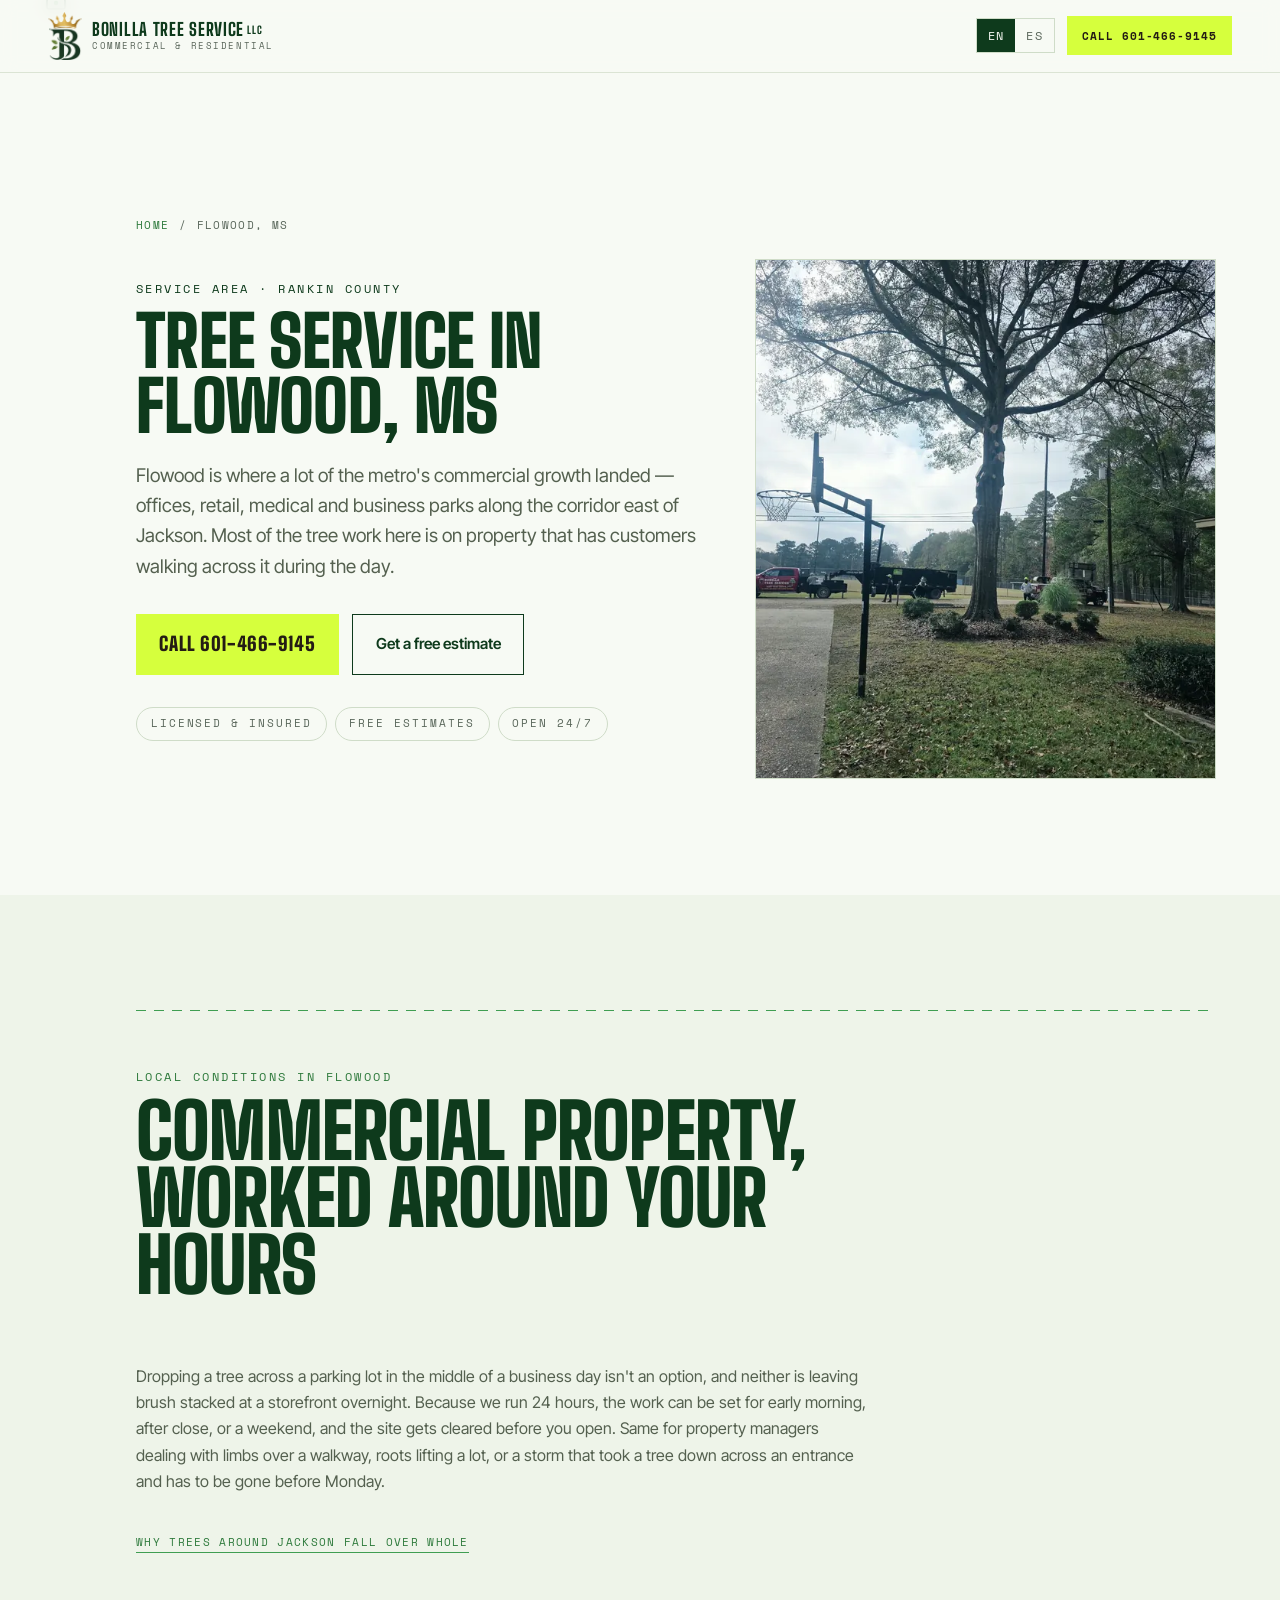
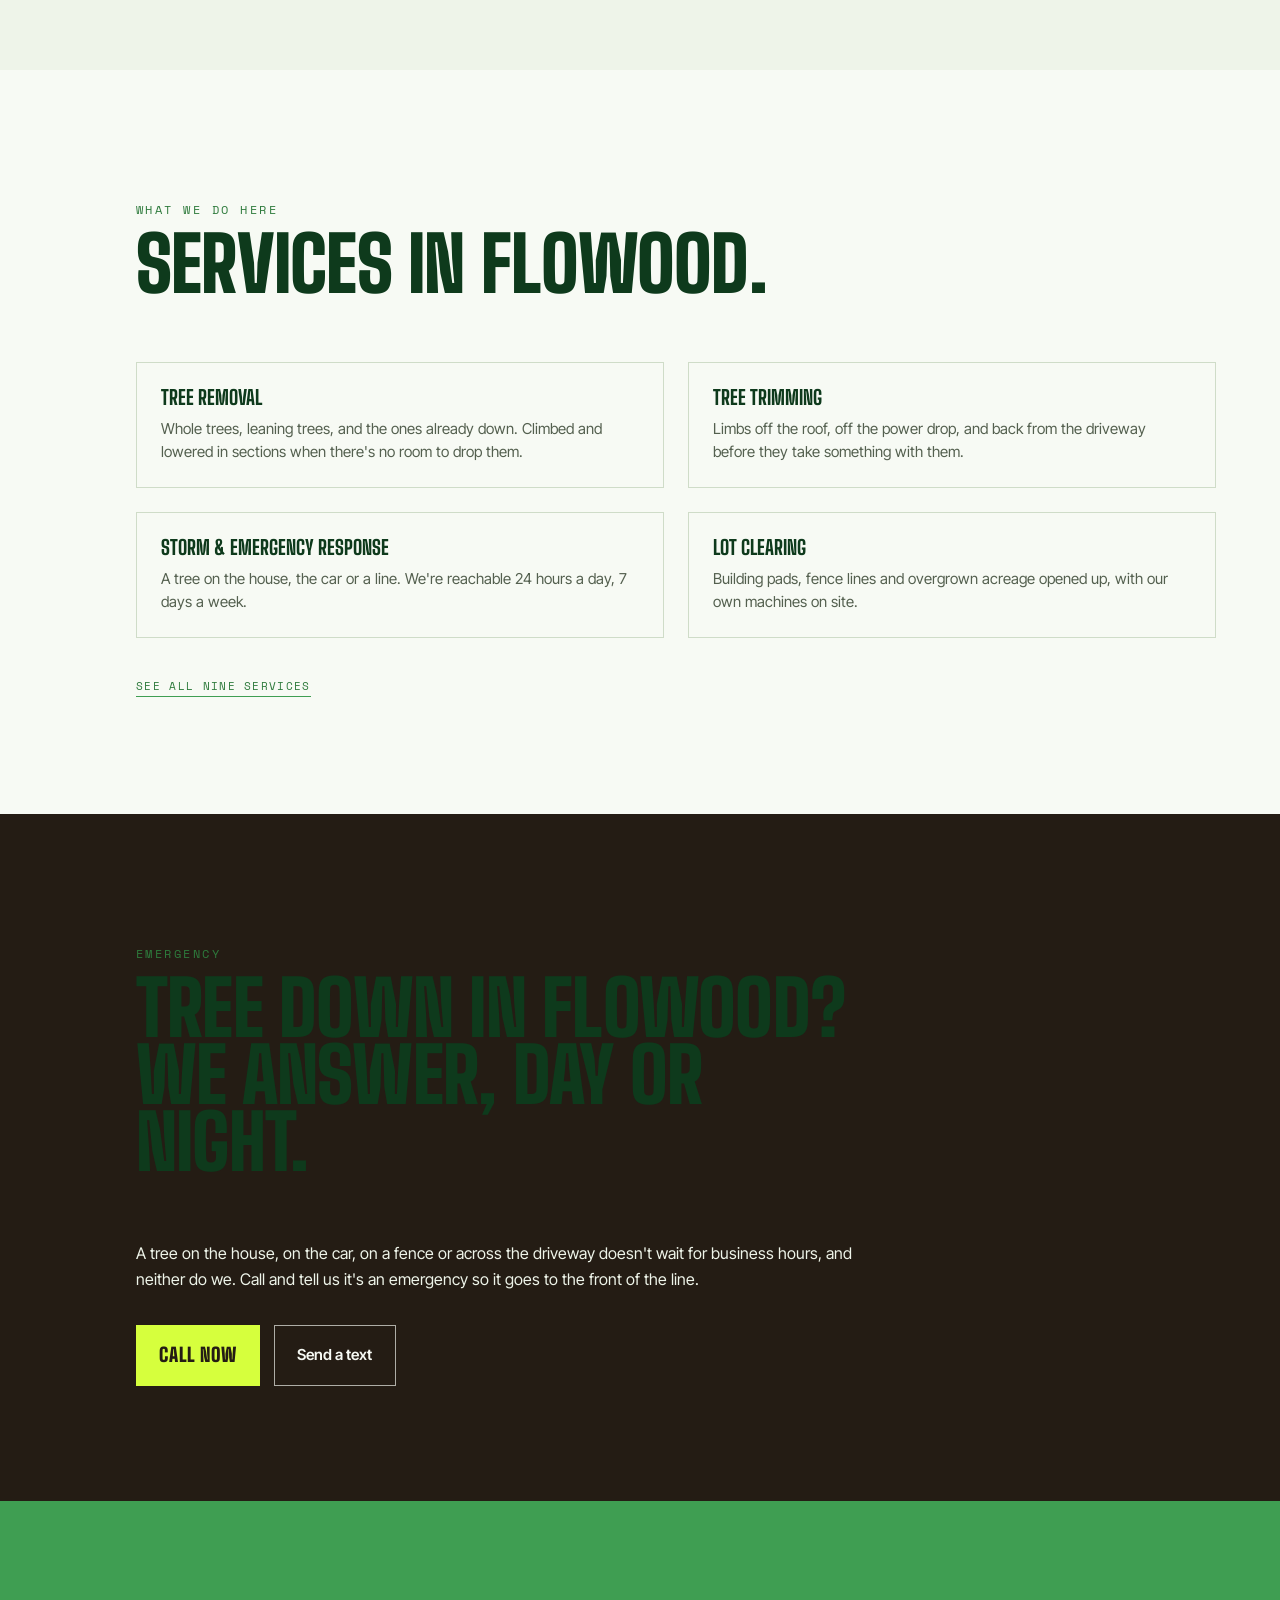
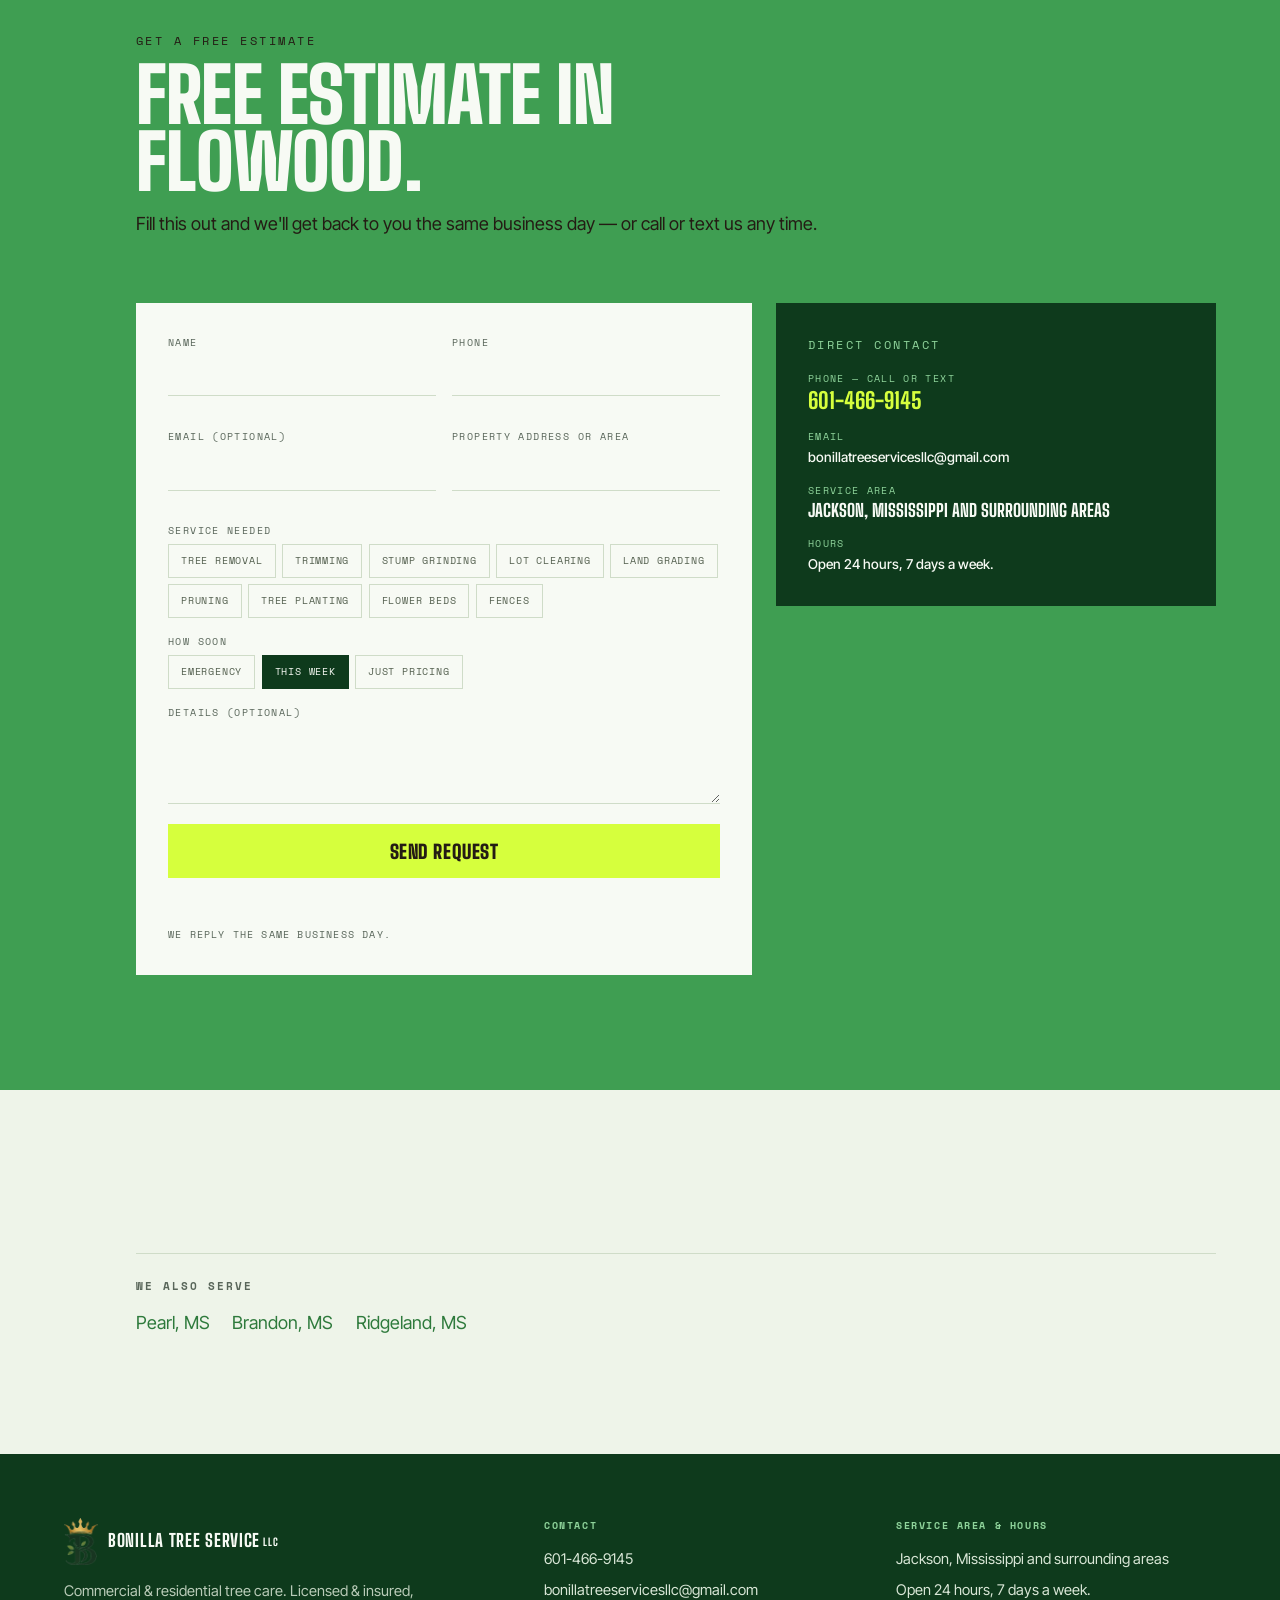
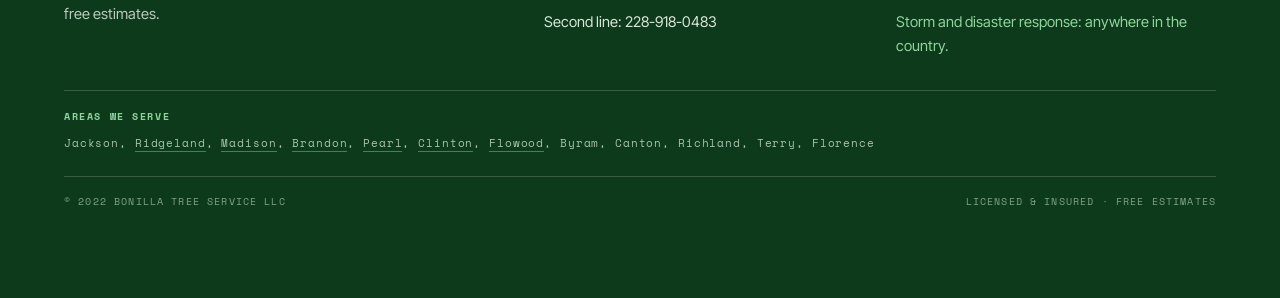
<file: tree-service-flowood-ms/index.html>
<!doctype html>
<html lang="en">
<head>
<meta charset="UTF-8">
<meta name="viewport" content="width=device-width, initial-scale=1">
<title>Tree Service in Flowood, MS | Bonilla Tree Service LLC</title>
<meta name="description" content="Tree removal, trimming and stump grinding in Flowood, Mississippi. Our own crew and equipment, everything hauled off. Free estimates, 24/7. Se habla español.">

<link rel="canonical" href="https://bonillatreeservicellc.com/tree-service-flowood-ms/">
<link rel="alternate" hreflang="en" href="https://bonillatreeservicellc.com/tree-service-flowood-ms/">
<link rel="alternate" hreflang="es" href="https://bonillatreeservicellc.com/tree-service-flowood-ms/?lang=es">
<link rel="alternate" hreflang="x-default" href="https://bonillatreeservicellc.com/tree-service-flowood-ms/">

<meta property="og:type" content="business.business">
<meta property="og:site_name" content="Bonilla Tree Service LLC">
<meta property="og:locale" content="en_US">
<meta property="og:locale:alternate" content="es_US">
<meta property="og:title" content="Tree Service in Flowood, MS | Bonilla Tree Service LLC">
<meta property="og:description" content="Tree removal, trimming and stump grinding in Flowood, Mississippi. Our own crew and equipment, everything hauled off. Free estimates, 24/7. Se habla español.">
<meta property="og:url" content="https://bonillatreeservicellc.com/tree-service-flowood-ms/">
<meta property="og:image" content="https://bonillatreeservicellc.com/assets/images/climber-sectional-pine-1600.jpg">

<script type="application/ld+json">
{
  "@context": "https://schema.org",
  "@graph": [
    {
      "@type": "Service",
      "serviceType": "Tree service",
      "name": "Tree Service in Flowood, MS",
      "description": "Tree removal, trimming and stump grinding in Flowood, Mississippi. Our own crew and equipment, everything hauled off. Free estimates, 24/7. Se habla español.",
      "url": "https://bonillatreeservicellc.com/tree-service-flowood-ms/",
      "provider": {
        "@type": "HomeAndConstructionBusiness",
        "name": "Bonilla Tree Service LLC",
        "telephone": "+16014669145",
        "url": "https://bonillatreeservicellc.com/"
      },
      "areaServed": {
        "@type": "City",
        "name": "Flowood",
        "containedInPlace": {
          "@type": "AdministrativeArea",
          "name": "Rankin County, Mississippi"
        }
      }
    },
    {
      "@type": "BreadcrumbList",
      "itemListElement": [
        {
          "@type": "ListItem",
          "position": 1,
          "name": "Home",
          "item": "https://bonillatreeservicellc.com/"
        },
        {
          "@type": "ListItem",
          "position": 2,
          "name": "Flowood, MS",
          "item": "https://bonillatreeservicellc.com/tree-service-flowood-ms/"
        }
      ]
    }
  ]
}
</script>

<link rel="icon" type="image/png" sizes="32x32" href="/assets/images/favicon-32.png">
<link rel="icon" type="image/png" sizes="64x64" href="/assets/images/favicon-64.png">
<link rel="apple-touch-icon" href="/assets/images/apple-touch-icon.png">

<link rel="preconnect" href="https://fonts.googleapis.com">
<link rel="preconnect" href="https://fonts.gstatic.com" crossorigin>
<link href="https://fonts.googleapis.com/css2?family=Big+Shoulders+Display:wght@600;700;800;900&family=Inter+Tight:wght@400;500;600;700&family=Space+Mono:wght@400;700&display=swap" rel="stylesheet">

<link rel="stylesheet" href="/assets/styles.css">
</head>
<body>
<a class="skip-link" href="#main" data-en="Skip to content" data-es="Saltar al contenido">Skip to content</a>

<div class="rope-rail" aria-hidden="true">
  <svg viewBox="0 0 40 100" preserveAspectRatio="none">
    <path class="rope-path" pathLength="1" d="M20 0 L20 100" />
  </svg>
  <div class="carabiner">
    <svg viewBox="0 0 24 24" fill="none" xmlns="http://www.w3.org/2000/svg">
      <path d="M12 3a5 5 0 0 0-5 5v3H5a2 2 0 0 0-2 2v6a2 2 0 0 0 2 2h14a2 2 0 0 0 2-2v-6a2 2 0 0 0-2-2h-2V8a5 5 0 0 0-5-5Z" stroke="#0E3A1C" stroke-width="1.5"/>
      <circle cx="12" cy="15" r="2.2" fill="#3F9E52"/>
    </svg>
  </div>
</div>

<header class="site-header">
  <a class="brand" href="/">
    <img class="brand-mark" src="/assets/images/logo-mark.png" width="351" height="499" alt="" aria-hidden="true">
    <span class="brand-word"><span class="brand-name">Bonilla Tree Service<span class="brand-llc">LLC</span></span>
      <small data-en="Commercial &amp; Residential" data-es="Comercial y Residencial">Commercial &amp; Residential</small>
    </span>
  </a>
  <div class="nav-actions">
    <div class="lang-toggle" data-lang-toggle role="group" aria-label="Language / Idioma">
      <button type="button" data-lang="en" aria-pressed="true">EN</button>
      <button type="button" data-lang="es" aria-pressed="false">ES</button>
    </div>
    <a class="btn nav-call" href="tel:+16014669145">
      <span data-en="Call 601-466-9145" data-es="Llamar 601-466-9145">Call 601-466-9145</span>
    </a>
  </div>
</header>

<main id="main">

<section class="section city-hero" data-rope-anchor>
  <div class="section-inner">
    <nav class="breadcrumb" aria-label="Breadcrumb">
      <a href="/" data-en="Home" data-es="Inicio">Home</a>
      <span aria-hidden="true">/</span>
      <span aria-current="page">Flowood, MS</span>
    </nav>
    <div class="city-hero-grid">
      <div class="city-hero-text">
        <p class="eyebrow label" data-en="Service area · Rankin County" data-es="Zona de servicio · Rankin">Service area · Rankin County</p>
        <h1 class="display" data-en="Tree service in Flowood, MS" data-es="Servicio de árboles en Flowood, MS">Tree service in Flowood, MS</h1>
        <p class="city-lead" data-en="Flowood is where a lot of the metro's commercial growth landed — offices, retail, medical and business parks along the corridor east of Jackson. Most of the tree work here is on property that has customers walking across it during the day." data-es="En Flowood aterrizó buena parte del crecimiento comercial del área metropolitana: oficinas, comercio, clínicas y parques empresariales sobre el corredor al este de Jackson. La mayoría del trabajo de árboles aquí es en propiedades por las que pasan clientes durante el día.">Flowood is where a lot of the metro's commercial growth landed — offices, retail, medical and business parks along the corridor east of Jackson. Most of the tree work here is on property that has customers walking across it during the day.</p>
        <div class="city-cta">
          <a class="btn btn--hivis" href="tel:+16014669145" data-en="Call 601-466-9145" data-es="Llamar 601-466-9145">Call 601-466-9145</a>
          <a class="btn btn--outline" href="#estimate" data-en="Get a free estimate" data-es="Pedir estimado gratis">Get a free estimate</a>
        </div>
        <ul class="city-chips">
          <!-- Raw "&" here: t() runs it through esc(), so pre-escaping it would
               double-encode and render as "&amp;" on the page. -->
          <li class="label" data-en="Licensed &amp; insured" data-es="Con licencia y seguro">Licensed &amp; insured</li>
          <li class="label" data-en="Free estimates" data-es="Estimados gratis">Free estimates</li>
          <li class="label" data-en="Open 24/7" data-es="Abierto 24/7">Open 24/7</li>
        </ul>
      </div>
      <figure class="city-figure city-figure--hero">
        <picture>
          <source type="image/webp" srcset="/assets/images/crew-job-park-800.webp">
          <img src="/assets/images/crew-job-park-800.jpg" width="600" height="800" fetchpriority="high" decoding="async" alt="The crew trimming trees over a playground on a commercial job" data-target-attr="alt" data-en="The crew trimming trees over a playground on a commercial job" data-es="La cuadrilla podando árboles sobre un parque infantil en un trabajo comercial">
        </picture>
      </figure>
    </div>
  </div>
</section>

<section class="section section--sage" data-rope-anchor>
  <div class="section-inner">
    <div class="cut-line" aria-hidden="true"></div>
    <div class="section-head">
      <p class="eyebrow label" data-en="Local conditions in Flowood" data-es="Condiciones locales en Flowood">Local conditions in Flowood</p>
      <h2 class="display" style="font-size:var(--size-h2)">
        <span data-en="Commercial property, worked around your hours" data-es="Propiedad comercial, trabajada según su horario">Commercial property, worked around your hours</span>
      </h2>
    </div>
    <p class="city-note" data-en="Dropping a tree across a parking lot in the middle of a business day isn't an option, and neither is leaving brush stacked at a storefront overnight. Because we run 24 hours, the work can be set for early morning, after close, or a weekend, and the site gets cleared before you open. Same for property managers dealing with limbs over a walkway, roots lifting a lot, or a storm that took a tree down across an entrance and has to be gone before Monday." data-es="Tumbar un árbol sobre un estacionamiento a media jornada no es opción, y dejar broza amontonada frente a un local toda la noche tampoco. Como trabajamos 24 horas, el trabajo se puede programar de madrugada, después de cerrar o en fin de semana, y el sitio queda limpio antes de que usted abra. Igual para administradores de propiedades con ramas sobre un andén, raíces levantando el pavimento, o una tormenta que tumbó un árbol sobre una entrada y tiene que desaparecer antes del lunes.">Dropping a tree across a parking lot in the middle of a business day isn't an option, and neither is leaving brush stacked at a storefront overnight. Because we run 24 hours, the work can be set for early morning, after close, or a weekend, and the site gets cleared before you open. Same for property managers dealing with limbs over a walkway, roots lifting a lot, or a storm that took a tree down across an entrance and has to be gone before Monday.</p>
    <p class="city-more">
      <a href="/why-trees-fall-in-jackson/" data-en="Why trees around Jackson fall over whole" data-es="Por qué los árboles de Jackson se caen enteros">Why trees around Jackson fall over whole</a>
    </p>
  </div>
</section>

<section class="section" data-rope-anchor>
  <div class="section-inner">
    <div class="section-head">
      <p class="eyebrow label" data-en="What we do here" data-es="Qué hacemos aquí">What we do here</p>
      <h2 class="display" style="font-size:var(--size-h2)">
        <span data-en="Services in Flowood." data-es="Servicios en Flowood.">Services in Flowood.</span>
      </h2>
    </div>
    <div class="city-services">
        <article class="city-service">
          <h3  data-en="Tree removal" data-es="Remoción de árboles">Tree removal</h3>
          <p  data-en="Whole trees, leaning trees, and the ones already down. Climbed and lowered in sections when there's no room to drop them." data-es="Árboles enteros, inclinados, y los que ya se cayeron. Escalados y bajados por secciones cuando no hay espacio para tumbarlos.">Whole trees, leaning trees, and the ones already down. Climbed and lowered in sections when there's no room to drop them.</p>
        </article>
        <article class="city-service">
          <h3  data-en="Tree trimming" data-es="Poda de árboles">Tree trimming</h3>
          <p  data-en="Limbs off the roof, off the power drop, and back from the driveway before they take something with them." data-es="Ramas fuera del techo, fuera del cable eléctrico y lejos de la entrada, antes de que se lleven algo.">Limbs off the roof, off the power drop, and back from the driveway before they take something with them.</p>
        </article>
        <article class="city-service">
          <h3  data-en="Storm &amp; emergency response" data-es="Respuesta a tormentas y emergencias">Storm &amp; emergency response</h3>
          <p  data-en="A tree on the house, the car or a line. We're reachable 24 hours a day, 7 days a week." data-es="Un árbol sobre la casa, el carro o un cable. Estamos disponibles 24 horas al día, los 7 días.">A tree on the house, the car or a line. We're reachable 24 hours a day, 7 days a week.</p>
        </article>
        <article class="city-service">
          <h3  data-en="Lot clearing" data-es="Limpieza de lotes">Lot clearing</h3>
          <p  data-en="Building pads, fence lines and overgrown acreage opened up, with our own machines on site." data-es="Áreas de construcción, líneas de cerca y terreno enmontado, abiertos con maquinaria propia en el sitio.">Building pads, fence lines and overgrown acreage opened up, with our own machines on site.</p>
        </article>
    </div>
    <p class="city-more">
      <a href="/#services" data-en="See all nine services" data-es="Ver los nueve servicios">See all nine services</a>
    </p>
  </div>
</section>

<section class="section storm" data-rope-anchor>
  <div class="section-inner">
    <div class="section-head">
      <p class="eyebrow label" data-en="Emergency" data-es="Emergencia">Emergency</p>
      <h2 class="display" style="font-size:var(--size-h2)">
        <span data-en="Tree down in Flowood? We answer, day or night." data-es="¿Se le cayó un árbol en Flowood? Contestamos, de día o de noche.">Tree down in Flowood? We answer, day or night.</span>
      </h2>
    </div>
    <p class="city-note" data-en="A tree on the house, on the car, on a fence or across the driveway doesn't wait for business hours, and neither do we. Call and tell us it's an emergency so it goes to the front of the line." data-es="Un árbol sobre la casa, sobre el carro, sobre una cerca o atravesado en la entrada no espera al horario de oficina, y nosotros tampoco. Llame y diga que es una emergencia para que pase al frente de la fila.">A tree on the house, on the car, on a fence or across the driveway doesn't wait for business hours, and neither do we. Call and tell us it's an emergency so it goes to the front of the line.</p>
    <div class="city-cta">
      <a class="btn btn--hivis" href="tel:+16014669145" data-en="Call now" data-es="Llamar ahora">Call now</a>
      <a class="btn btn--ghost" href="sms:+16014669145" data-en="Send a text" data-es="Mandar un texto">Send a text</a>
    </div>
  </div>
</section>

<section class="section estimate" id="estimate" data-rope-anchor>
  <div class="section-inner">
    <div class="section-head">
      <p class="eyebrow label" data-en="Get a free estimate" data-es="Pide un estimado gratis">Get a free estimate</p>
      <h2 class="display mask-lines" style="font-size:var(--size-h2)">
        <span data-en="Free estimate in Flowood." data-es="Estimado gratis en Flowood.">Free estimate in Flowood.</span>
      </h2>
      <p data-en="Fill this out and we'll get back to you the same business day — or call or text us any time." data-es="Llene esto y le respondemos el mismo día hábil — o llámenos o mándenos un texto a cualquier hora.">Fill this out and we'll get back to you the same business day — or call or text us any time.</p>
    </div>

    <div class="estimate-grid">
      <form class="estimate-form" id="estimate-form" novalidate>
        <div class="field-row">
          <div class="field">
            <label for="f-name" data-en="Name" data-es="Nombre">Name</label>
            <input id="f-name" name="name" type="text" autocomplete="name" required>
            <p class="field-error" data-error-for="name" role="alert"></p>
          </div>
          <div class="field">
            <label for="f-phone" data-en="Phone" data-es="Teléfono">Phone</label>
            <input id="f-phone" name="phone" type="tel" autocomplete="tel" required>
            <p class="field-error" data-error-for="phone" role="alert"></p>
          </div>
        </div>

        <div class="field-row">
          <div class="field">
            <label for="f-email" data-en="Email (optional)" data-es="Correo (opcional)">Email (optional)</label>
            <input id="f-email" name="email" type="email" autocomplete="email">
          </div>
          <div class="field">
            <label for="f-address" data-en="Property address or area" data-es="Dirección o zona">Property address or area</label>
            <input id="f-address" name="address" type="text" autocomplete="street-address" required>
            <p class="field-error" data-error-for="address" role="alert"></p>
          </div>
        </div>

        <div class="field">
          <span class="label" data-en="Service needed" data-es="Servicio que necesitas">Service needed</span>
          <div class="chip-group">
            <span class="chip"><input type="checkbox" id="s-removal" name="service" value="removal"><label for="s-removal" data-en="Tree removal" data-es="Remoción">Tree removal</label></span>
            <span class="chip"><input type="checkbox" id="s-trimming" name="service" value="trimming"><label for="s-trimming" data-en="Trimming" data-es="Poda">Trimming</label></span>
            <span class="chip"><input type="checkbox" id="s-stump" name="service" value="stump"><label for="s-stump" data-en="Stump grinding" data-es="Tocones">Stump grinding</label></span>
            <span class="chip"><input type="checkbox" id="s-lot" name="service" value="lot"><label for="s-lot" data-en="Lot clearing" data-es="Limpieza de terreno">Lot clearing</label></span>
            <span class="chip"><input type="checkbox" id="s-grading" name="service" value="grading"><label for="s-grading" data-en="Land grading" data-es="Nivelación">Land grading</label></span>
            <span class="chip"><input type="checkbox" id="s-pruning" name="service" value="pruning"><label for="s-pruning" data-en="Pruning" data-es="Poda estructural">Pruning</label></span>
            <span class="chip"><input type="checkbox" id="s-planting" name="service" value="planting"><label for="s-planting" data-en="Tree planting" data-es="Plantación">Tree planting</label></span>
            <span class="chip"><input type="checkbox" id="s-flowerbeds" name="service" value="flowerbeds"><label for="s-flowerbeds" data-en="Flower beds" data-es="Arriates">Flower beds</label></span>
            <span class="chip"><input type="checkbox" id="s-fences" name="service" value="fences"><label for="s-fences" data-en="Fences" data-es="Cercas">Fences</label></span>
          </div>
        </div>

        <div class="field">
          <span class="label" data-en="How soon" data-es="Qué tan pronto">How soon</span>
          <div class="radio-row">
            <span class="chip"><input type="radio" id="u-emergency" name="urgency" value="emergency"><label for="u-emergency" data-en="Emergency" data-es="Emergencia">Emergency</label></span>
            <span class="chip"><input type="radio" id="u-week" name="urgency" value="week" checked><label for="u-week" data-en="This week" data-es="Esta semana">This week</label></span>
            <span class="chip"><input type="radio" id="u-pricing" name="urgency" value="pricing"><label for="u-pricing" data-en="Just pricing" data-es="Solo precios">Just pricing</label></span>
          </div>
        </div>

        <div class="field">
          <label for="f-details" data-en="Details (optional)" data-es="Detalles (opcional)">Details (optional)</label>
          <textarea id="f-details" name="details" rows="3"></textarea>
        </div>

        <div class="estimate-actions">
          <button type="submit" class="btn btn--hivis btn--block" id="estimate-submit">
            <span data-en="Send request" data-es="Enviar solicitud">Send request</span>
          </button>
        </div>
        <p class="form-status" id="form-status" role="status" aria-live="polite"></p>
        <p class="estimate-note" data-en="We reply the same business day." data-es="Le respondemos el mismo día hábil.">We reply the same business day.</p>

        <div class="confirm-state" id="confirm-state">
          <h3 data-en="Message ready" data-es="Mensaje listo">Message ready</h3>
          <p data-en="If your email app didn't open, copy the message below and email it to us — or call or text 601-466-9145." data-es="Si su app de correo no se abrió, copie el mensaje de abajo y envíenoslo por correo — o llámenos o mándenos un texto al 601-466-9145.">If your email app didn't open, copy the message below and email it to us — or call or text 601-466-9145.</p>
          <p class="confirm-message label" style="white-space:pre-line;margin-top:1rem;text-transform:none;letter-spacing:0"></p>
          <button type="button" class="btn btn--outline confirm-copy-btn"
            data-label-en="Copy message" data-label-es="Copiar mensaje"
            data-copied-en="Copied" data-copied-es="Copiado"
            data-en="Copy message" data-es="Copiar mensaje">Copy message</button>
        </div>
      </form>

      <aside class="estimate-aside">
        <p class="eyebrow label" data-en="Direct contact" data-es="Contacto directo">Direct contact</p>
        <dl>
          <div>
            <dt data-en="Phone — call or text" data-es="Teléfono — llame o mande texto">Phone — call or text</dt>
            <dd><a href="tel:+16014669145" data-config="phone">601-466-9145</a></dd>
          </div>
          <div>
            <dt data-en="Email" data-es="Correo">Email</dt>
            <dd class="dd-small"><a href="mailto:bonillatreeservicesllc@gmail.com" data-config="email">bonillatreeservicesllc@gmail.com</a></dd>
          </div>
          <div>
            <dt data-en="Service area" data-es="Zona de servicio">Service area</dt>
            <dd style="font-size:1.1rem" data-config="area">Jackson, Mississippi and surrounding areas</dd>
          </div>
          <div>
            <dt data-en="Hours" data-es="Horario">Hours</dt>
            <dd class="dd-small" data-config="hours">Open 24 hours, 7 days a week.</dd>
          </div>
        </dl>
      </aside>
    </div>
  </div>
</section>

<section class="section section--sage" data-rope-anchor data-rope-end>
  <div class="section-inner">
    <div class="nearby">
      <h3 class="label" data-en="We also serve" data-es="También atendemos">We also serve</h3>
      <p>
          <a href="/tree-service-pearl-ms/">Pearl, MS</a>
          <a href="/tree-service-brandon-ms/">Brandon, MS</a>
          <a href="/tree-service-ridgeland-ms/">Ridgeland, MS</a>
      </p>
    </div>
  </div>
</section>

</main>

<footer class="site-footer">
  <div class="footer-grid">
    <div class="footer-brand">
      <a class="brand" href="/">
        <img class="brand-mark" src="/assets/images/logo-mark.png" width="351" height="499" alt="" aria-hidden="true">
        <span class="brand-word"><span class="brand-name">Bonilla Tree Service<span class="brand-llc">LLC</span></span></span>
      </a>
      <p data-en="Commercial &amp; residential tree care. Licensed &amp; insured, free estimates." data-es="Cuidado de árboles comercial y residencial. Con licencia y asegurados, estimados gratis.">Commercial &amp; residential tree care. Licensed &amp; insured, free estimates.</p>
    </div>
    <div class="footer-col">
      <h4 data-en="Contact" data-es="Contacto">Contact</h4>
      <ul>
        <li><a href="tel:+16014669145">601-466-9145</a></li>
        <li><a href="mailto:bonillatreeservicesllc@gmail.com">bonillatreeservicesllc@gmail.com</a></li>
        <li><span data-en="Second line" data-es="Segunda línea">Second line</span>: <a href="tel:+12289180483" data-config="phone2">228-918-0483</a></li>
      </ul>
    </div>
    <div class="footer-col">
      <h4 data-en="Service area &amp; hours" data-es="Zona y horario">Service area &amp; hours</h4>
      <ul>
        <li data-config="area">Jackson, Mississippi and surrounding areas</li>
        <li data-config="hours">Open 24 hours, 7 days a week.</li>
        <li class="footer-storm" data-en="Storm and disaster response: anywhere in the country." data-es="Respuesta a tormentas y desastres: a cualquier parte del país.">Storm and disaster response: anywhere in the country.</li>
      </ul>
    </div>
  </div>
  <div class="footer-areas">
    <h4 data-en="Areas we serve" data-es="Zonas que atendemos">Areas we serve</h4>
    <!-- Static on purpose: six of these link to their own service-area page and
         this is the crawl path from the homepage to them, so it must not depend
         on JS running. Keep in sync with data/cities.js — check-seo.js enforces
         it. Jackson has no link because the homepage IS the Jackson page. -->
    <p class="footer-areas-list">Jackson,
      <a href="/tree-service-ridgeland-ms/">Ridgeland</a>,
      <a href="/tree-service-madison-ms/">Madison</a>,
      <a href="/tree-service-brandon-ms/">Brandon</a>,
      <a href="/tree-service-pearl-ms/">Pearl</a>,
      <a href="/tree-service-clinton-ms/">Clinton</a>,
      <a href="/tree-service-flowood-ms/">Flowood</a>,
      Byram, Canton, Richland, Terry, Florence</p>
  </div>
  <div class="footer-bottom">
    <span>© <span data-config="founded">2022</span> Bonilla Tree Service LLC</span>
    <span data-en="Licensed &amp; insured · Free estimates" data-es="Con licencia y asegurados · Estimados gratis">Licensed &amp; insured · Free estimates</span>
  </div>
</footer>

<nav class="mobile-bar" aria-label="Quick contact">
  <a href="tel:+16014669145">
    <span data-en="Call" data-es="Llamar">Call</span>
  </a>
  <a href="sms:+16014669145">
    <span data-en="Text" data-es="Texto">Text</span>
  </a>
</nav>

<script src="/assets/app.js" defer></script>
</body>
</html>
</file>
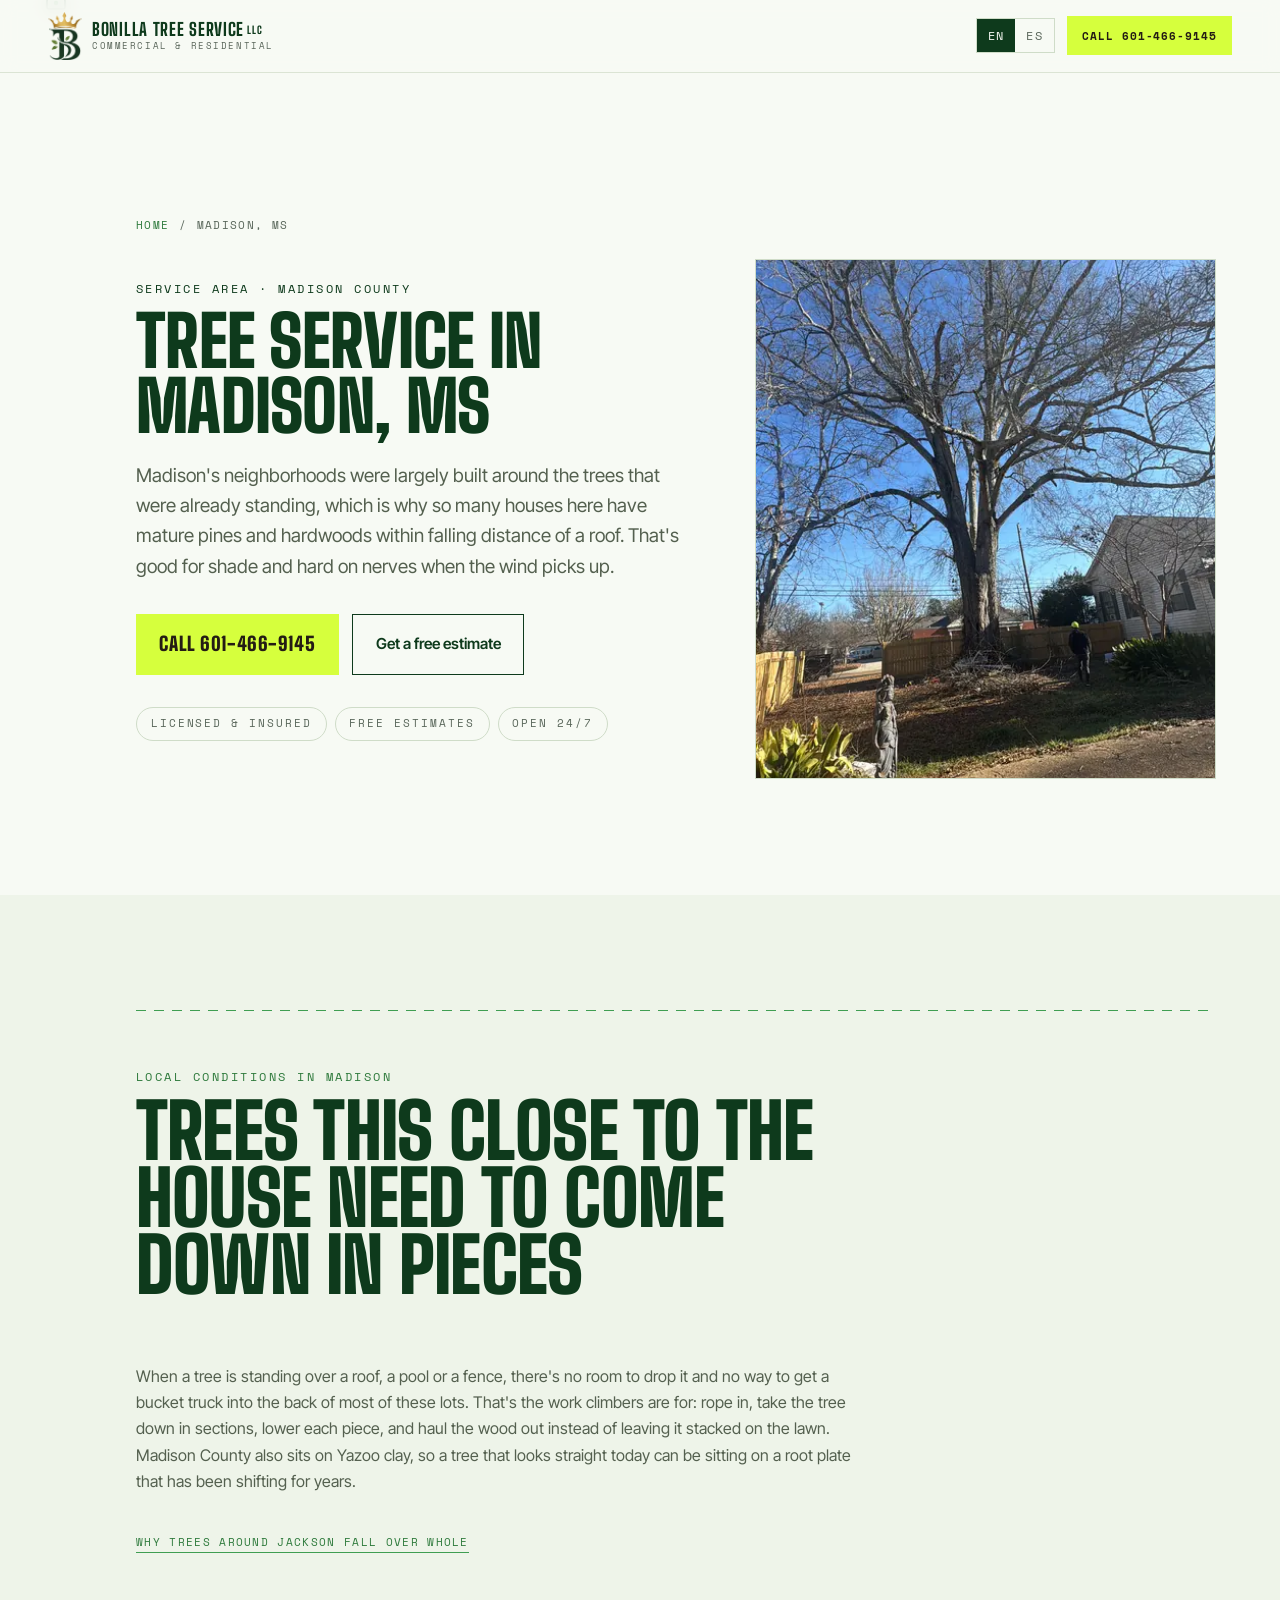
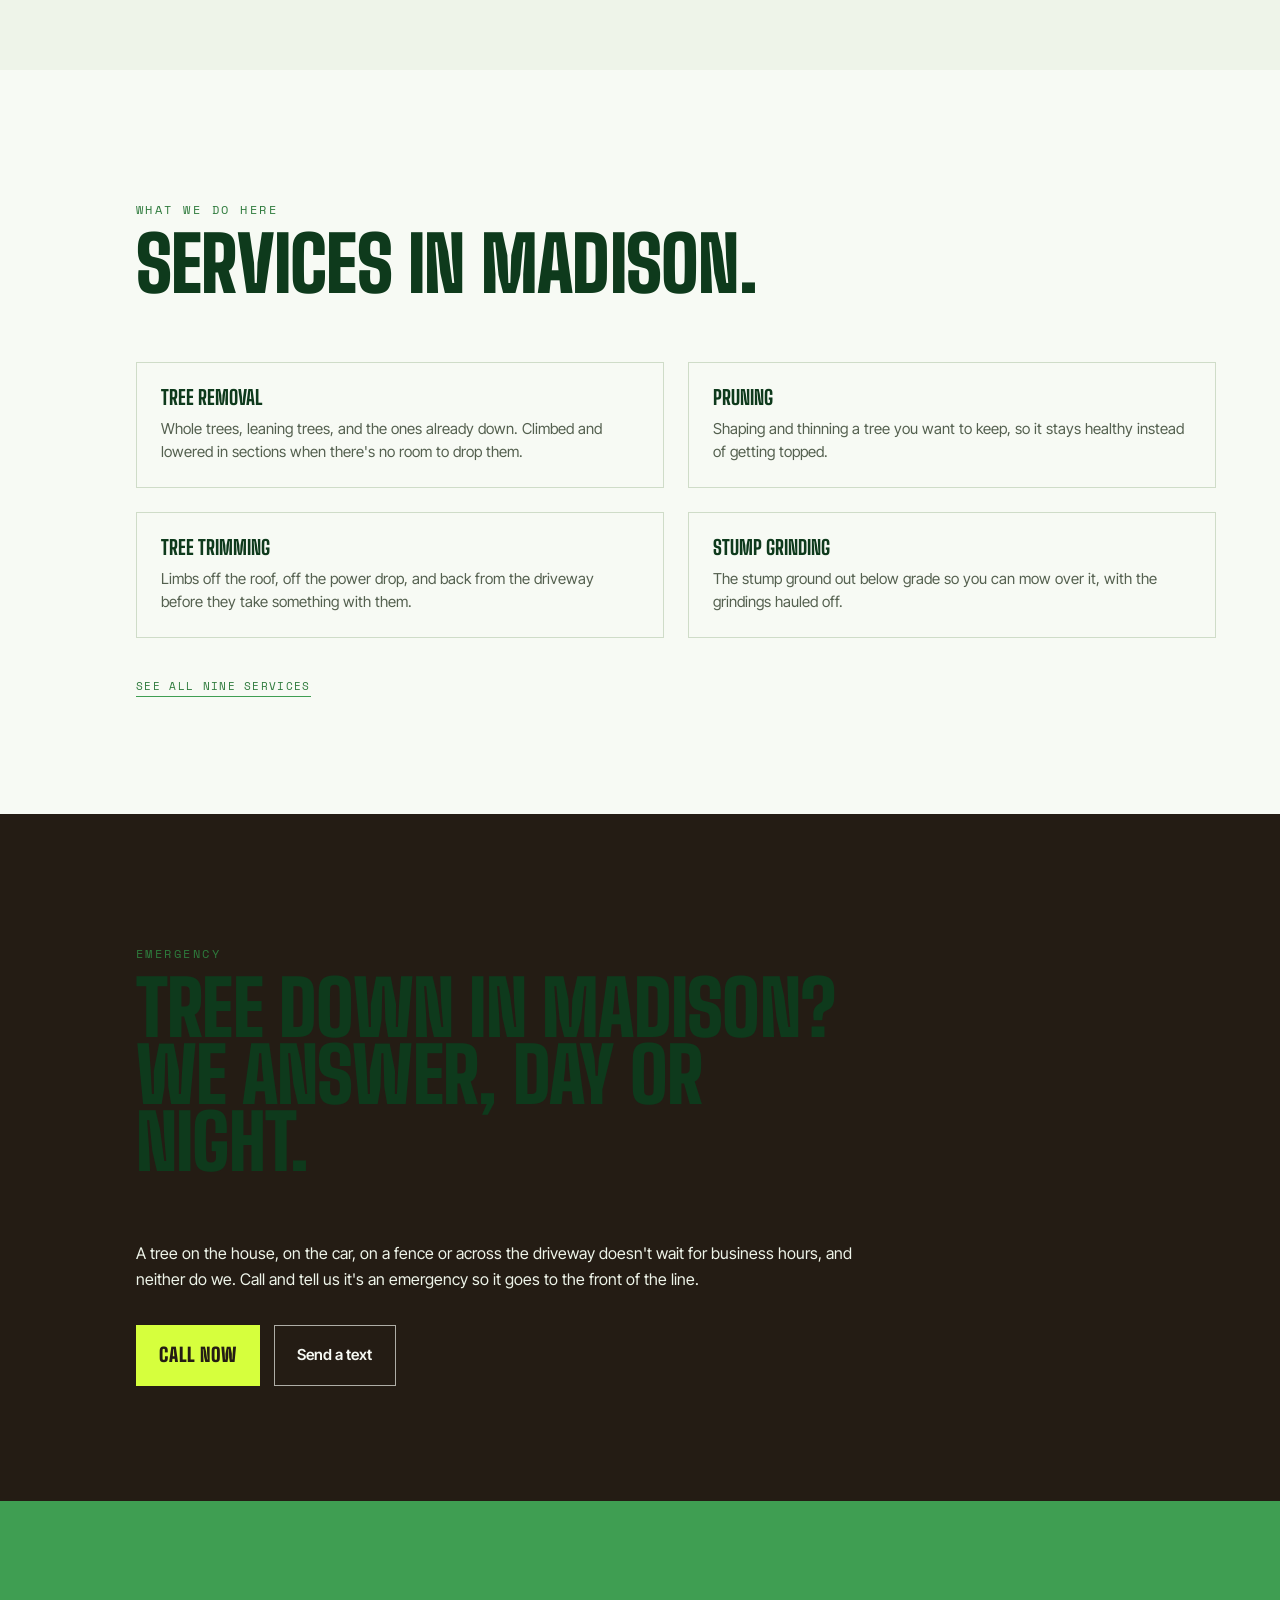
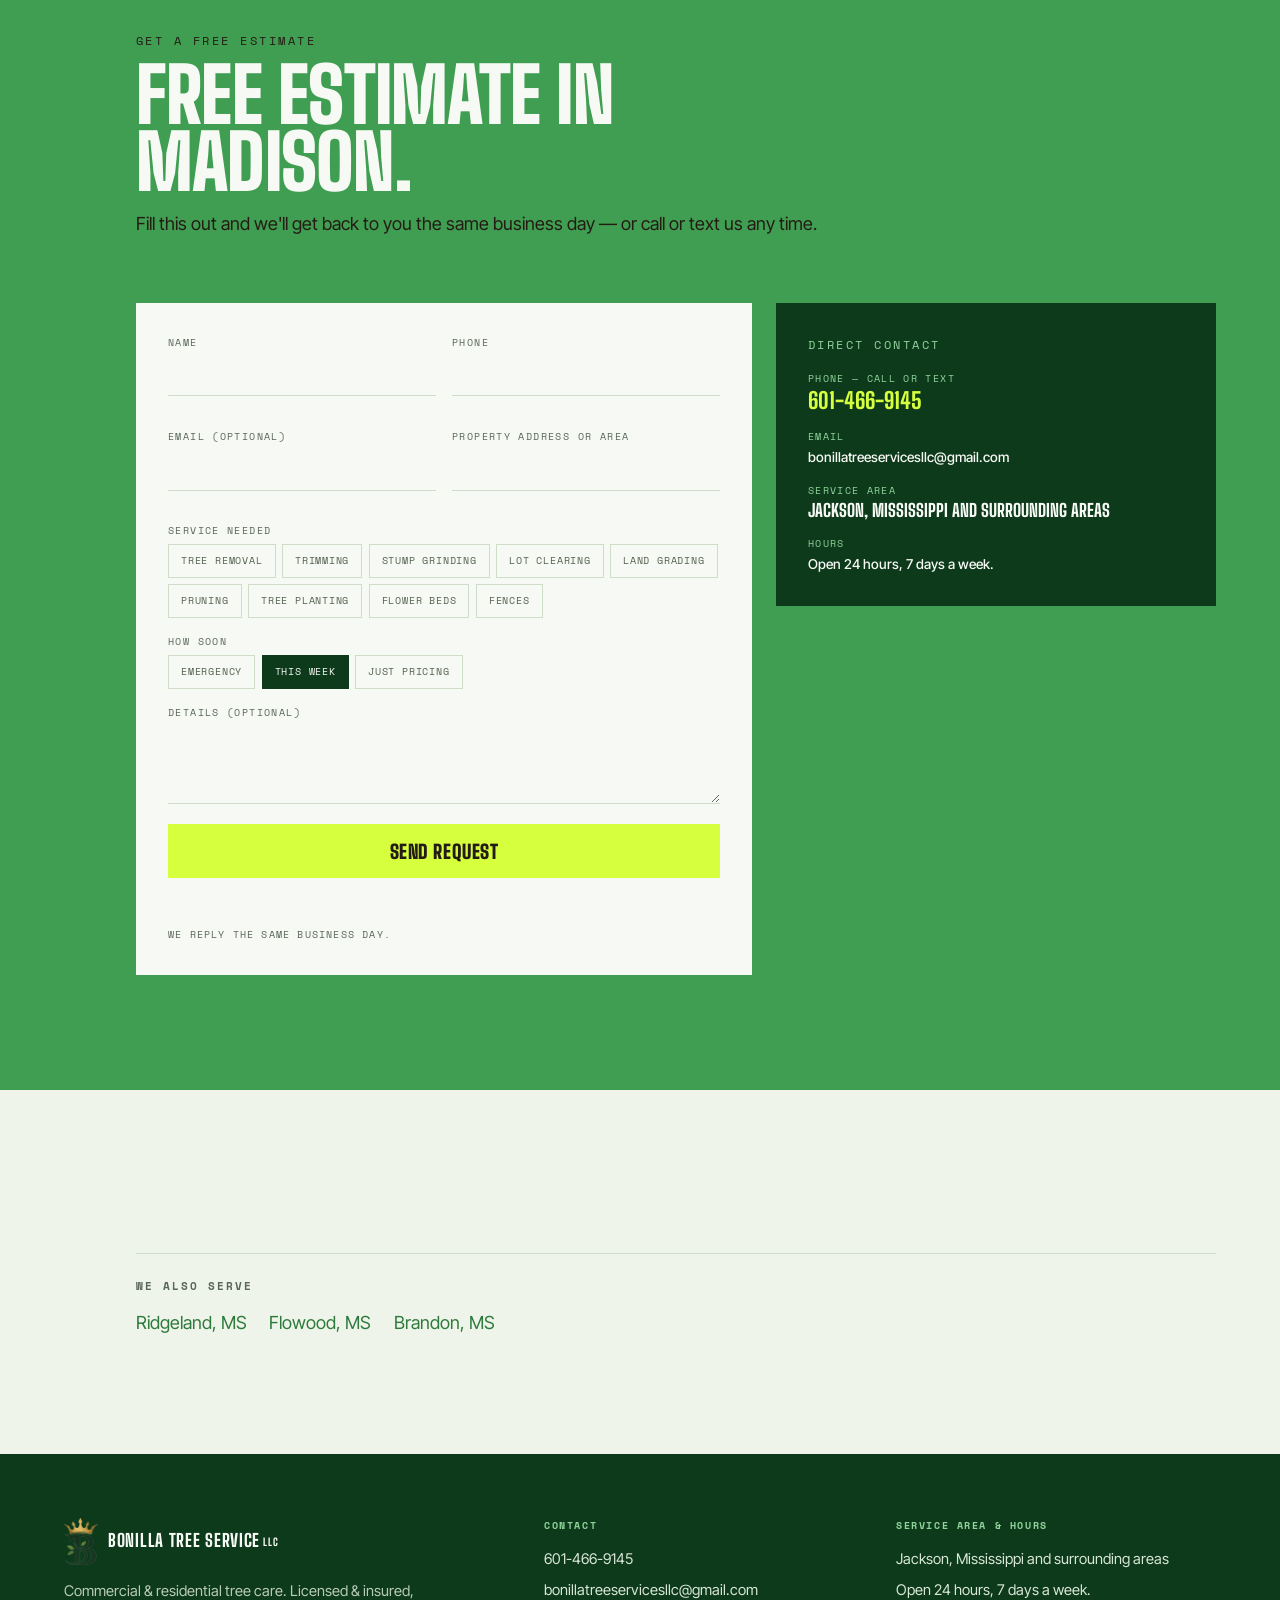
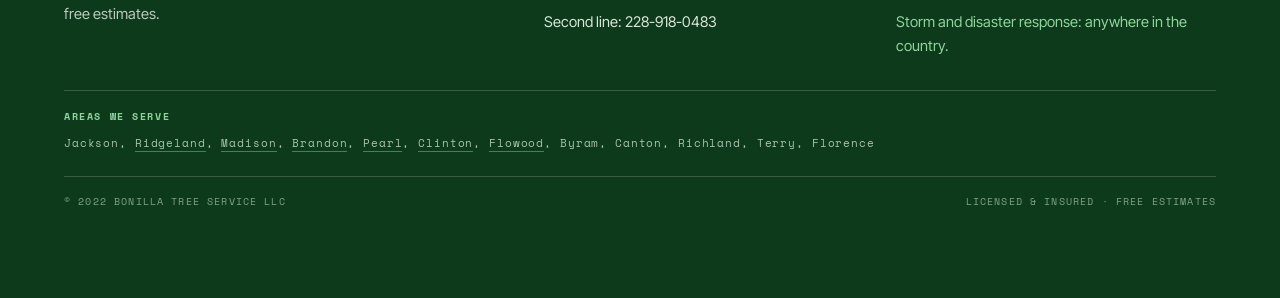
<file: tree-service-madison-ms/index.html>
<!doctype html>
<html lang="en">
<head>
<meta charset="UTF-8">
<meta name="viewport" content="width=device-width, initial-scale=1">
<title>Tree Service in Madison, MS | Bonilla Tree Service LLC</title>
<meta name="description" content="Tree removal, trimming and stump grinding in Madison, Mississippi. Our own crew and equipment, everything hauled off. Free estimates, 24/7. Se habla español.">

<link rel="canonical" href="https://bonillatreeservicellc.com/tree-service-madison-ms/">
<link rel="alternate" hreflang="en" href="https://bonillatreeservicellc.com/tree-service-madison-ms/">
<link rel="alternate" hreflang="es" href="https://bonillatreeservicellc.com/tree-service-madison-ms/?lang=es">
<link rel="alternate" hreflang="x-default" href="https://bonillatreeservicellc.com/tree-service-madison-ms/">

<meta property="og:type" content="business.business">
<meta property="og:site_name" content="Bonilla Tree Service LLC">
<meta property="og:locale" content="en_US">
<meta property="og:locale:alternate" content="es_US">
<meta property="og:title" content="Tree Service in Madison, MS | Bonilla Tree Service LLC">
<meta property="og:description" content="Tree removal, trimming and stump grinding in Madison, Mississippi. Our own crew and equipment, everything hauled off. Free estimates, 24/7. Se habla español.">
<meta property="og:url" content="https://bonillatreeservicellc.com/tree-service-madison-ms/">
<meta property="og:image" content="https://bonillatreeservicellc.com/assets/images/climber-sectional-pine-1600.jpg">

<script type="application/ld+json">
{
  "@context": "https://schema.org",
  "@graph": [
    {
      "@type": "Service",
      "serviceType": "Tree service",
      "name": "Tree Service in Madison, MS",
      "description": "Tree removal, trimming and stump grinding in Madison, Mississippi. Our own crew and equipment, everything hauled off. Free estimates, 24/7. Se habla español.",
      "url": "https://bonillatreeservicellc.com/tree-service-madison-ms/",
      "provider": {
        "@type": "HomeAndConstructionBusiness",
        "name": "Bonilla Tree Service LLC",
        "telephone": "+16014669145",
        "url": "https://bonillatreeservicellc.com/"
      },
      "areaServed": {
        "@type": "City",
        "name": "Madison",
        "containedInPlace": {
          "@type": "AdministrativeArea",
          "name": "Madison County, Mississippi"
        }
      }
    },
    {
      "@type": "BreadcrumbList",
      "itemListElement": [
        {
          "@type": "ListItem",
          "position": 1,
          "name": "Home",
          "item": "https://bonillatreeservicellc.com/"
        },
        {
          "@type": "ListItem",
          "position": 2,
          "name": "Madison, MS",
          "item": "https://bonillatreeservicellc.com/tree-service-madison-ms/"
        }
      ]
    }
  ]
}
</script>

<link rel="icon" type="image/png" sizes="32x32" href="/assets/images/favicon-32.png">
<link rel="icon" type="image/png" sizes="64x64" href="/assets/images/favicon-64.png">
<link rel="apple-touch-icon" href="/assets/images/apple-touch-icon.png">

<link rel="preconnect" href="https://fonts.googleapis.com">
<link rel="preconnect" href="https://fonts.gstatic.com" crossorigin>
<link href="https://fonts.googleapis.com/css2?family=Big+Shoulders+Display:wght@600;700;800;900&family=Inter+Tight:wght@400;500;600;700&family=Space+Mono:wght@400;700&display=swap" rel="stylesheet">

<link rel="stylesheet" href="/assets/styles.css">
</head>
<body>
<a class="skip-link" href="#main" data-en="Skip to content" data-es="Saltar al contenido">Skip to content</a>

<div class="rope-rail" aria-hidden="true">
  <svg viewBox="0 0 40 100" preserveAspectRatio="none">
    <path class="rope-path" pathLength="1" d="M20 0 L20 100" />
  </svg>
  <div class="carabiner">
    <svg viewBox="0 0 24 24" fill="none" xmlns="http://www.w3.org/2000/svg">
      <path d="M12 3a5 5 0 0 0-5 5v3H5a2 2 0 0 0-2 2v6a2 2 0 0 0 2 2h14a2 2 0 0 0 2-2v-6a2 2 0 0 0-2-2h-2V8a5 5 0 0 0-5-5Z" stroke="#0E3A1C" stroke-width="1.5"/>
      <circle cx="12" cy="15" r="2.2" fill="#3F9E52"/>
    </svg>
  </div>
</div>

<header class="site-header">
  <a class="brand" href="/">
    <img class="brand-mark" src="/assets/images/logo-mark.png" width="351" height="499" alt="" aria-hidden="true">
    <span class="brand-word"><span class="brand-name">Bonilla Tree Service<span class="brand-llc">LLC</span></span>
      <small data-en="Commercial &amp; Residential" data-es="Comercial y Residencial">Commercial &amp; Residential</small>
    </span>
  </a>
  <div class="nav-actions">
    <div class="lang-toggle" data-lang-toggle role="group" aria-label="Language / Idioma">
      <button type="button" data-lang="en" aria-pressed="true">EN</button>
      <button type="button" data-lang="es" aria-pressed="false">ES</button>
    </div>
    <a class="btn nav-call" href="tel:+16014669145">
      <span data-en="Call 601-466-9145" data-es="Llamar 601-466-9145">Call 601-466-9145</span>
    </a>
  </div>
</header>

<main id="main">

<section class="section city-hero" data-rope-anchor>
  <div class="section-inner">
    <nav class="breadcrumb" aria-label="Breadcrumb">
      <a href="/" data-en="Home" data-es="Inicio">Home</a>
      <span aria-hidden="true">/</span>
      <span aria-current="page">Madison, MS</span>
    </nav>
    <div class="city-hero-grid">
      <div class="city-hero-text">
        <p class="eyebrow label" data-en="Service area · Madison County" data-es="Zona de servicio · Madison">Service area · Madison County</p>
        <h1 class="display" data-en="Tree service in Madison, MS" data-es="Servicio de árboles en Madison, MS">Tree service in Madison, MS</h1>
        <p class="city-lead" data-en="Madison's neighborhoods were largely built around the trees that were already standing, which is why so many houses here have mature pines and hardwoods within falling distance of a roof. That's good for shade and hard on nerves when the wind picks up." data-es="Los vecindarios de Madison se construyeron en buena parte alrededor de los árboles que ya estaban ahí, y por eso tantas casas tienen pinos y árboles maduros a distancia de caída del techo. Eso es bueno para la sombra y malo para los nervios cuando arrecia el viento.">Madison's neighborhoods were largely built around the trees that were already standing, which is why so many houses here have mature pines and hardwoods within falling distance of a roof. That's good for shade and hard on nerves when the wind picks up.</p>
        <div class="city-cta">
          <a class="btn btn--hivis" href="tel:+16014669145" data-en="Call 601-466-9145" data-es="Llamar 601-466-9145">Call 601-466-9145</a>
          <a class="btn btn--outline" href="#estimate" data-en="Get a free estimate" data-es="Pedir estimado gratis">Get a free estimate</a>
        </div>
        <ul class="city-chips">
          <!-- Raw "&" here: t() runs it through esc(), so pre-escaping it would
               double-encode and render as "&amp;" on the page. -->
          <li class="label" data-en="Licensed &amp; insured" data-es="Con licencia y seguro">Licensed &amp; insured</li>
          <li class="label" data-en="Free estimates" data-es="Estimados gratis">Free estimates</li>
          <li class="label" data-en="Open 24/7" data-es="Abierto 24/7">Open 24/7</li>
        </ul>
      </div>
      <figure class="city-figure city-figure--hero">
        <picture>
          <source type="image/webp" srcset="/assets/images/oak-canopy-backyard-pool-800.webp">
          <img src="/assets/images/oak-canopy-backyard-pool-800.jpg" width="450" height="800" fetchpriority="high" decoding="async" alt="Trimming a big oak hanging right over a backyard pool" data-target-attr="alt" data-en="Trimming a big oak hanging right over a backyard pool" data-es="Podando un roble grande justo sobre la piscina de un patio">
        </picture>
      </figure>
    </div>
  </div>
</section>

<section class="section section--sage" data-rope-anchor>
  <div class="section-inner">
    <div class="cut-line" aria-hidden="true"></div>
    <div class="section-head">
      <p class="eyebrow label" data-en="Local conditions in Madison" data-es="Condiciones locales en Madison">Local conditions in Madison</p>
      <h2 class="display" style="font-size:var(--size-h2)">
        <span data-en="Trees this close to the house need to come down in pieces" data-es="Un árbol así de cerca de la casa hay que bajarlo por partes">Trees this close to the house need to come down in pieces</span>
      </h2>
    </div>
    <p class="city-note" data-en="When a tree is standing over a roof, a pool or a fence, there's no room to drop it and no way to get a bucket truck into the back of most of these lots. That's the work climbers are for: rope in, take the tree down in sections, lower each piece, and haul the wood out instead of leaving it stacked on the lawn. Madison County also sits on Yazoo clay, so a tree that looks straight today can be sitting on a root plate that has been shifting for years." data-es="Cuando un árbol queda encima del techo, de la piscina o de la cerca, no hay espacio para tumbarlo ni forma de meter un camión con canasta al fondo de la mayoría de estos lotes. Para eso son los escaladores: subir con cuerda, bajar el árbol por secciones, descolgar cada pieza y llevarse la madera en vez de dejarla apilada en el jardín. El condado de Madison además está sobre arcilla Yazoo, así que un árbol que hoy se ve derecho puede estar parado sobre una base de raíces que lleva años moviéndose.">When a tree is standing over a roof, a pool or a fence, there's no room to drop it and no way to get a bucket truck into the back of most of these lots. That's the work climbers are for: rope in, take the tree down in sections, lower each piece, and haul the wood out instead of leaving it stacked on the lawn. Madison County also sits on Yazoo clay, so a tree that looks straight today can be sitting on a root plate that has been shifting for years.</p>
    <p class="city-more">
      <a href="/why-trees-fall-in-jackson/" data-en="Why trees around Jackson fall over whole" data-es="Por qué los árboles de Jackson se caen enteros">Why trees around Jackson fall over whole</a>
    </p>
  </div>
</section>

<section class="section" data-rope-anchor>
  <div class="section-inner">
    <div class="section-head">
      <p class="eyebrow label" data-en="What we do here" data-es="Qué hacemos aquí">What we do here</p>
      <h2 class="display" style="font-size:var(--size-h2)">
        <span data-en="Services in Madison." data-es="Servicios en Madison.">Services in Madison.</span>
      </h2>
    </div>
    <div class="city-services">
        <article class="city-service">
          <h3  data-en="Tree removal" data-es="Remoción de árboles">Tree removal</h3>
          <p  data-en="Whole trees, leaning trees, and the ones already down. Climbed and lowered in sections when there's no room to drop them." data-es="Árboles enteros, inclinados, y los que ya se cayeron. Escalados y bajados por secciones cuando no hay espacio para tumbarlos.">Whole trees, leaning trees, and the ones already down. Climbed and lowered in sections when there's no room to drop them.</p>
        </article>
        <article class="city-service">
          <h3  data-en="Pruning" data-es="Poda de formación">Pruning</h3>
          <p  data-en="Shaping and thinning a tree you want to keep, so it stays healthy instead of getting topped." data-es="Dar forma y aclarar un árbol que usted quiere conservar, para que siga sano en vez de quedar desmochado.">Shaping and thinning a tree you want to keep, so it stays healthy instead of getting topped.</p>
        </article>
        <article class="city-service">
          <h3  data-en="Tree trimming" data-es="Poda de árboles">Tree trimming</h3>
          <p  data-en="Limbs off the roof, off the power drop, and back from the driveway before they take something with them." data-es="Ramas fuera del techo, fuera del cable eléctrico y lejos de la entrada, antes de que se lleven algo.">Limbs off the roof, off the power drop, and back from the driveway before they take something with them.</p>
        </article>
        <article class="city-service">
          <h3  data-en="Stump grinding" data-es="Trituración de tocones">Stump grinding</h3>
          <p  data-en="The stump ground out below grade so you can mow over it, with the grindings hauled off." data-es="El tocón triturado por debajo del nivel del suelo para que pueda pasar la podadora, y el material se lo llevamos.">The stump ground out below grade so you can mow over it, with the grindings hauled off.</p>
        </article>
    </div>
    <p class="city-more">
      <a href="/#services" data-en="See all nine services" data-es="Ver los nueve servicios">See all nine services</a>
    </p>
  </div>
</section>

<section class="section storm" data-rope-anchor>
  <div class="section-inner">
    <div class="section-head">
      <p class="eyebrow label" data-en="Emergency" data-es="Emergencia">Emergency</p>
      <h2 class="display" style="font-size:var(--size-h2)">
        <span data-en="Tree down in Madison? We answer, day or night." data-es="¿Se le cayó un árbol en Madison? Contestamos, de día o de noche.">Tree down in Madison? We answer, day or night.</span>
      </h2>
    </div>
    <p class="city-note" data-en="A tree on the house, on the car, on a fence or across the driveway doesn't wait for business hours, and neither do we. Call and tell us it's an emergency so it goes to the front of the line." data-es="Un árbol sobre la casa, sobre el carro, sobre una cerca o atravesado en la entrada no espera al horario de oficina, y nosotros tampoco. Llame y diga que es una emergencia para que pase al frente de la fila.">A tree on the house, on the car, on a fence or across the driveway doesn't wait for business hours, and neither do we. Call and tell us it's an emergency so it goes to the front of the line.</p>
    <div class="city-cta">
      <a class="btn btn--hivis" href="tel:+16014669145" data-en="Call now" data-es="Llamar ahora">Call now</a>
      <a class="btn btn--ghost" href="sms:+16014669145" data-en="Send a text" data-es="Mandar un texto">Send a text</a>
    </div>
  </div>
</section>

<section class="section estimate" id="estimate" data-rope-anchor>
  <div class="section-inner">
    <div class="section-head">
      <p class="eyebrow label" data-en="Get a free estimate" data-es="Pide un estimado gratis">Get a free estimate</p>
      <h2 class="display mask-lines" style="font-size:var(--size-h2)">
        <span data-en="Free estimate in Madison." data-es="Estimado gratis en Madison.">Free estimate in Madison.</span>
      </h2>
      <p data-en="Fill this out and we'll get back to you the same business day — or call or text us any time." data-es="Llene esto y le respondemos el mismo día hábil — o llámenos o mándenos un texto a cualquier hora.">Fill this out and we'll get back to you the same business day — or call or text us any time.</p>
    </div>

    <div class="estimate-grid">
      <form class="estimate-form" id="estimate-form" novalidate>
        <div class="field-row">
          <div class="field">
            <label for="f-name" data-en="Name" data-es="Nombre">Name</label>
            <input id="f-name" name="name" type="text" autocomplete="name" required>
            <p class="field-error" data-error-for="name" role="alert"></p>
          </div>
          <div class="field">
            <label for="f-phone" data-en="Phone" data-es="Teléfono">Phone</label>
            <input id="f-phone" name="phone" type="tel" autocomplete="tel" required>
            <p class="field-error" data-error-for="phone" role="alert"></p>
          </div>
        </div>

        <div class="field-row">
          <div class="field">
            <label for="f-email" data-en="Email (optional)" data-es="Correo (opcional)">Email (optional)</label>
            <input id="f-email" name="email" type="email" autocomplete="email">
          </div>
          <div class="field">
            <label for="f-address" data-en="Property address or area" data-es="Dirección o zona">Property address or area</label>
            <input id="f-address" name="address" type="text" autocomplete="street-address" required>
            <p class="field-error" data-error-for="address" role="alert"></p>
          </div>
        </div>

        <div class="field">
          <span class="label" data-en="Service needed" data-es="Servicio que necesitas">Service needed</span>
          <div class="chip-group">
            <span class="chip"><input type="checkbox" id="s-removal" name="service" value="removal"><label for="s-removal" data-en="Tree removal" data-es="Remoción">Tree removal</label></span>
            <span class="chip"><input type="checkbox" id="s-trimming" name="service" value="trimming"><label for="s-trimming" data-en="Trimming" data-es="Poda">Trimming</label></span>
            <span class="chip"><input type="checkbox" id="s-stump" name="service" value="stump"><label for="s-stump" data-en="Stump grinding" data-es="Tocones">Stump grinding</label></span>
            <span class="chip"><input type="checkbox" id="s-lot" name="service" value="lot"><label for="s-lot" data-en="Lot clearing" data-es="Limpieza de terreno">Lot clearing</label></span>
            <span class="chip"><input type="checkbox" id="s-grading" name="service" value="grading"><label for="s-grading" data-en="Land grading" data-es="Nivelación">Land grading</label></span>
            <span class="chip"><input type="checkbox" id="s-pruning" name="service" value="pruning"><label for="s-pruning" data-en="Pruning" data-es="Poda estructural">Pruning</label></span>
            <span class="chip"><input type="checkbox" id="s-planting" name="service" value="planting"><label for="s-planting" data-en="Tree planting" data-es="Plantación">Tree planting</label></span>
            <span class="chip"><input type="checkbox" id="s-flowerbeds" name="service" value="flowerbeds"><label for="s-flowerbeds" data-en="Flower beds" data-es="Arriates">Flower beds</label></span>
            <span class="chip"><input type="checkbox" id="s-fences" name="service" value="fences"><label for="s-fences" data-en="Fences" data-es="Cercas">Fences</label></span>
          </div>
        </div>

        <div class="field">
          <span class="label" data-en="How soon" data-es="Qué tan pronto">How soon</span>
          <div class="radio-row">
            <span class="chip"><input type="radio" id="u-emergency" name="urgency" value="emergency"><label for="u-emergency" data-en="Emergency" data-es="Emergencia">Emergency</label></span>
            <span class="chip"><input type="radio" id="u-week" name="urgency" value="week" checked><label for="u-week" data-en="This week" data-es="Esta semana">This week</label></span>
            <span class="chip"><input type="radio" id="u-pricing" name="urgency" value="pricing"><label for="u-pricing" data-en="Just pricing" data-es="Solo precios">Just pricing</label></span>
          </div>
        </div>

        <div class="field">
          <label for="f-details" data-en="Details (optional)" data-es="Detalles (opcional)">Details (optional)</label>
          <textarea id="f-details" name="details" rows="3"></textarea>
        </div>

        <div class="estimate-actions">
          <button type="submit" class="btn btn--hivis btn--block" id="estimate-submit">
            <span data-en="Send request" data-es="Enviar solicitud">Send request</span>
          </button>
        </div>
        <p class="form-status" id="form-status" role="status" aria-live="polite"></p>
        <p class="estimate-note" data-en="We reply the same business day." data-es="Le respondemos el mismo día hábil.">We reply the same business day.</p>

        <div class="confirm-state" id="confirm-state">
          <h3 data-en="Message ready" data-es="Mensaje listo">Message ready</h3>
          <p data-en="If your email app didn't open, copy the message below and email it to us — or call or text 601-466-9145." data-es="Si su app de correo no se abrió, copie el mensaje de abajo y envíenoslo por correo — o llámenos o mándenos un texto al 601-466-9145.">If your email app didn't open, copy the message below and email it to us — or call or text 601-466-9145.</p>
          <p class="confirm-message label" style="white-space:pre-line;margin-top:1rem;text-transform:none;letter-spacing:0"></p>
          <button type="button" class="btn btn--outline confirm-copy-btn"
            data-label-en="Copy message" data-label-es="Copiar mensaje"
            data-copied-en="Copied" data-copied-es="Copiado"
            data-en="Copy message" data-es="Copiar mensaje">Copy message</button>
        </div>
      </form>

      <aside class="estimate-aside">
        <p class="eyebrow label" data-en="Direct contact" data-es="Contacto directo">Direct contact</p>
        <dl>
          <div>
            <dt data-en="Phone — call or text" data-es="Teléfono — llame o mande texto">Phone — call or text</dt>
            <dd><a href="tel:+16014669145" data-config="phone">601-466-9145</a></dd>
          </div>
          <div>
            <dt data-en="Email" data-es="Correo">Email</dt>
            <dd class="dd-small"><a href="mailto:bonillatreeservicesllc@gmail.com" data-config="email">bonillatreeservicesllc@gmail.com</a></dd>
          </div>
          <div>
            <dt data-en="Service area" data-es="Zona de servicio">Service area</dt>
            <dd style="font-size:1.1rem" data-config="area">Jackson, Mississippi and surrounding areas</dd>
          </div>
          <div>
            <dt data-en="Hours" data-es="Horario">Hours</dt>
            <dd class="dd-small" data-config="hours">Open 24 hours, 7 days a week.</dd>
          </div>
        </dl>
      </aside>
    </div>
  </div>
</section>

<section class="section section--sage" data-rope-anchor data-rope-end>
  <div class="section-inner">
    <div class="nearby">
      <h3 class="label" data-en="We also serve" data-es="También atendemos">We also serve</h3>
      <p>
          <a href="/tree-service-ridgeland-ms/">Ridgeland, MS</a>
          <a href="/tree-service-flowood-ms/">Flowood, MS</a>
          <a href="/tree-service-brandon-ms/">Brandon, MS</a>
      </p>
    </div>
  </div>
</section>

</main>

<footer class="site-footer">
  <div class="footer-grid">
    <div class="footer-brand">
      <a class="brand" href="/">
        <img class="brand-mark" src="/assets/images/logo-mark.png" width="351" height="499" alt="" aria-hidden="true">
        <span class="brand-word"><span class="brand-name">Bonilla Tree Service<span class="brand-llc">LLC</span></span></span>
      </a>
      <p data-en="Commercial &amp; residential tree care. Licensed &amp; insured, free estimates." data-es="Cuidado de árboles comercial y residencial. Con licencia y asegurados, estimados gratis.">Commercial &amp; residential tree care. Licensed &amp; insured, free estimates.</p>
    </div>
    <div class="footer-col">
      <h4 data-en="Contact" data-es="Contacto">Contact</h4>
      <ul>
        <li><a href="tel:+16014669145">601-466-9145</a></li>
        <li><a href="mailto:bonillatreeservicesllc@gmail.com">bonillatreeservicesllc@gmail.com</a></li>
        <li><span data-en="Second line" data-es="Segunda línea">Second line</span>: <a href="tel:+12289180483" data-config="phone2">228-918-0483</a></li>
      </ul>
    </div>
    <div class="footer-col">
      <h4 data-en="Service area &amp; hours" data-es="Zona y horario">Service area &amp; hours</h4>
      <ul>
        <li data-config="area">Jackson, Mississippi and surrounding areas</li>
        <li data-config="hours">Open 24 hours, 7 days a week.</li>
        <li class="footer-storm" data-en="Storm and disaster response: anywhere in the country." data-es="Respuesta a tormentas y desastres: a cualquier parte del país.">Storm and disaster response: anywhere in the country.</li>
      </ul>
    </div>
  </div>
  <div class="footer-areas">
    <h4 data-en="Areas we serve" data-es="Zonas que atendemos">Areas we serve</h4>
    <!-- Static on purpose: six of these link to their own service-area page and
         this is the crawl path from the homepage to them, so it must not depend
         on JS running. Keep in sync with data/cities.js — check-seo.js enforces
         it. Jackson has no link because the homepage IS the Jackson page. -->
    <p class="footer-areas-list">Jackson,
      <a href="/tree-service-ridgeland-ms/">Ridgeland</a>,
      <a href="/tree-service-madison-ms/">Madison</a>,
      <a href="/tree-service-brandon-ms/">Brandon</a>,
      <a href="/tree-service-pearl-ms/">Pearl</a>,
      <a href="/tree-service-clinton-ms/">Clinton</a>,
      <a href="/tree-service-flowood-ms/">Flowood</a>,
      Byram, Canton, Richland, Terry, Florence</p>
  </div>
  <div class="footer-bottom">
    <span>© <span data-config="founded">2022</span> Bonilla Tree Service LLC</span>
    <span data-en="Licensed &amp; insured · Free estimates" data-es="Con licencia y asegurados · Estimados gratis">Licensed &amp; insured · Free estimates</span>
  </div>
</footer>

<nav class="mobile-bar" aria-label="Quick contact">
  <a href="tel:+16014669145">
    <span data-en="Call" data-es="Llamar">Call</span>
  </a>
  <a href="sms:+16014669145">
    <span data-en="Text" data-es="Texto">Text</span>
  </a>
</nav>

<script src="/assets/app.js" defer></script>
</body>
</html>
</file>
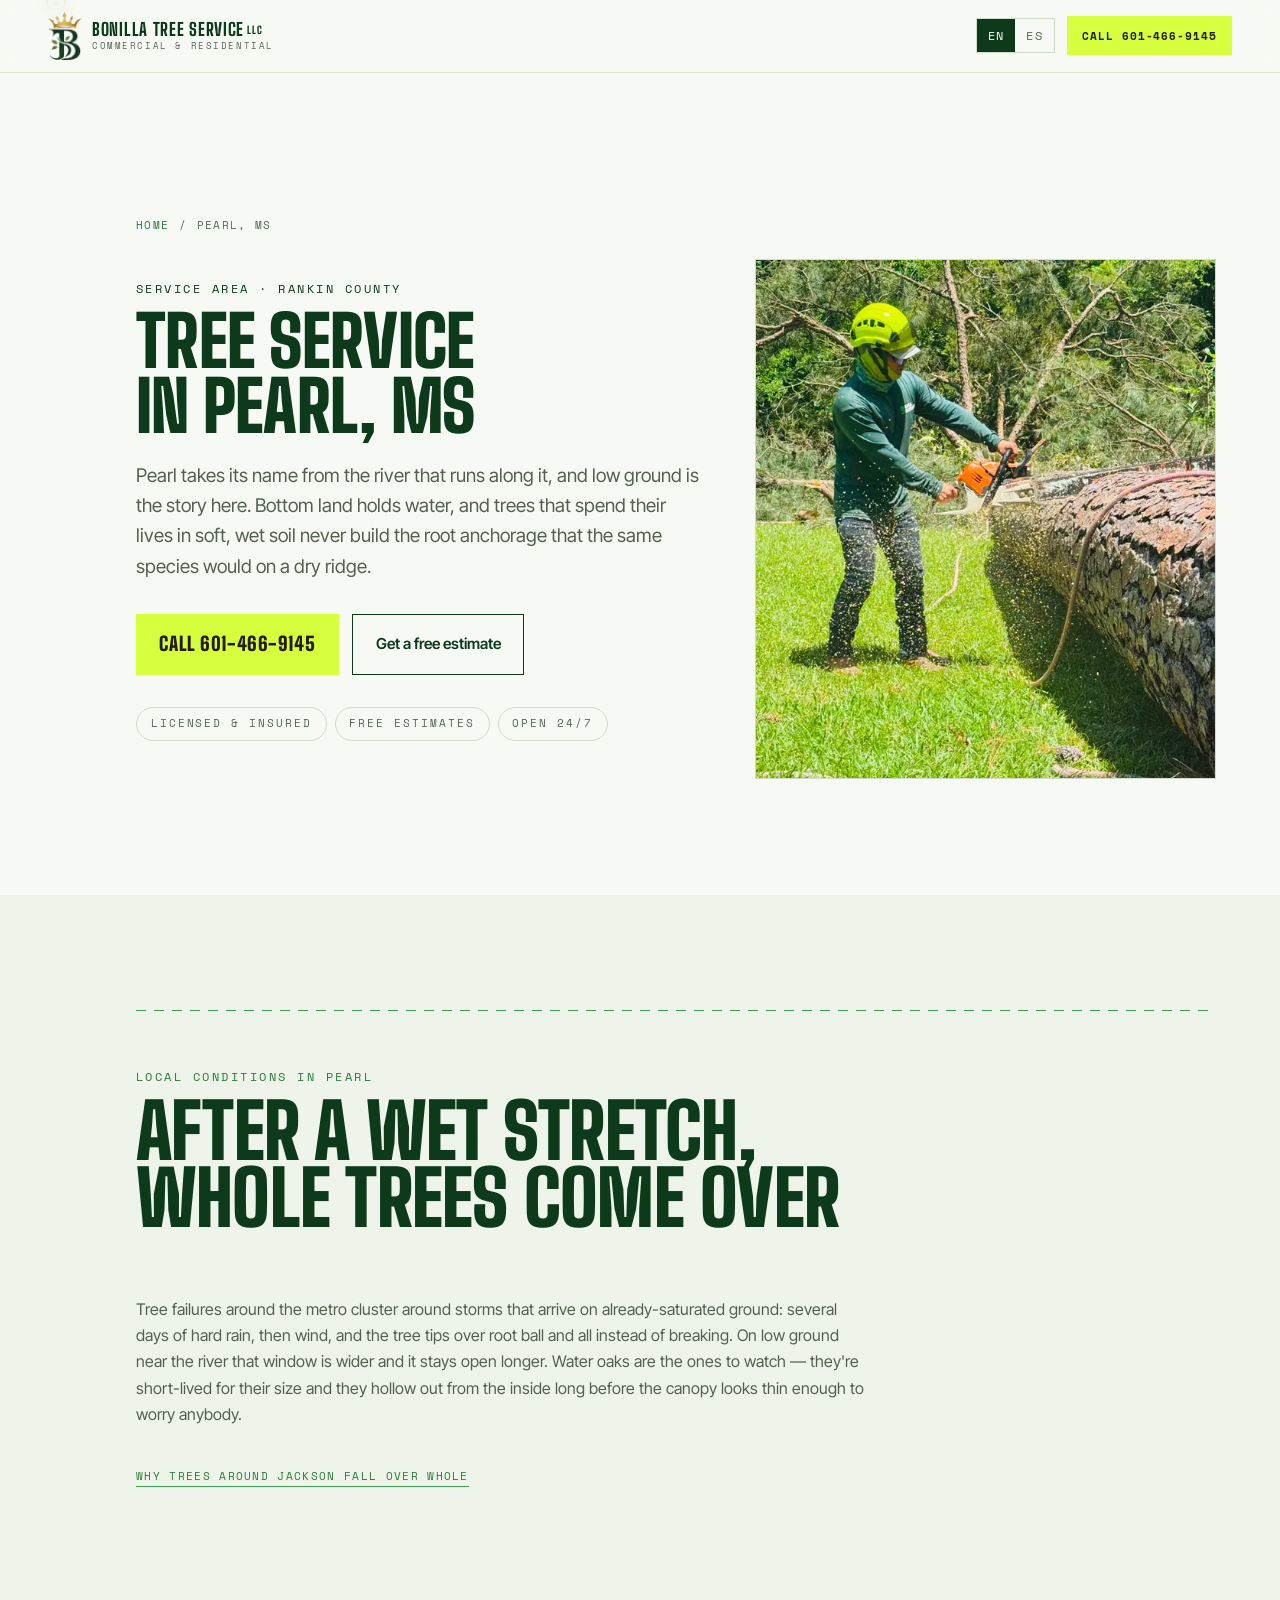
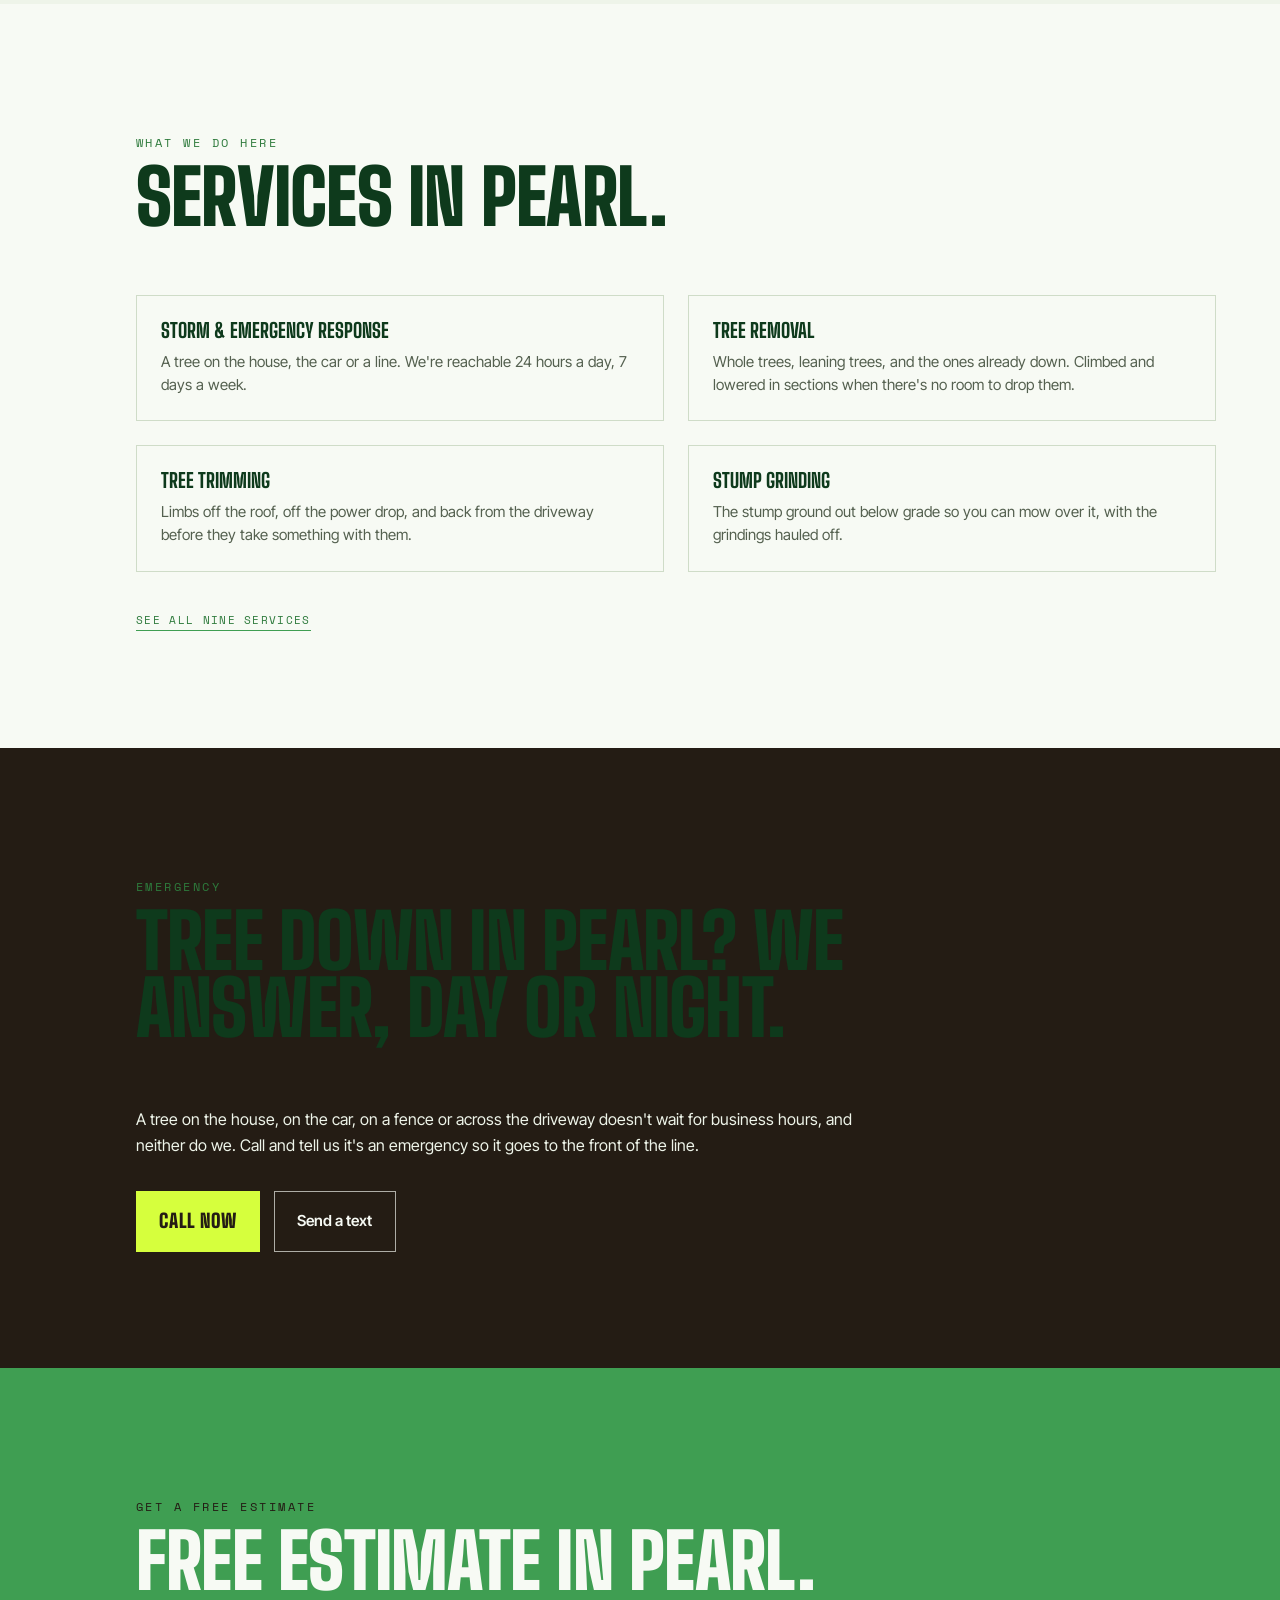
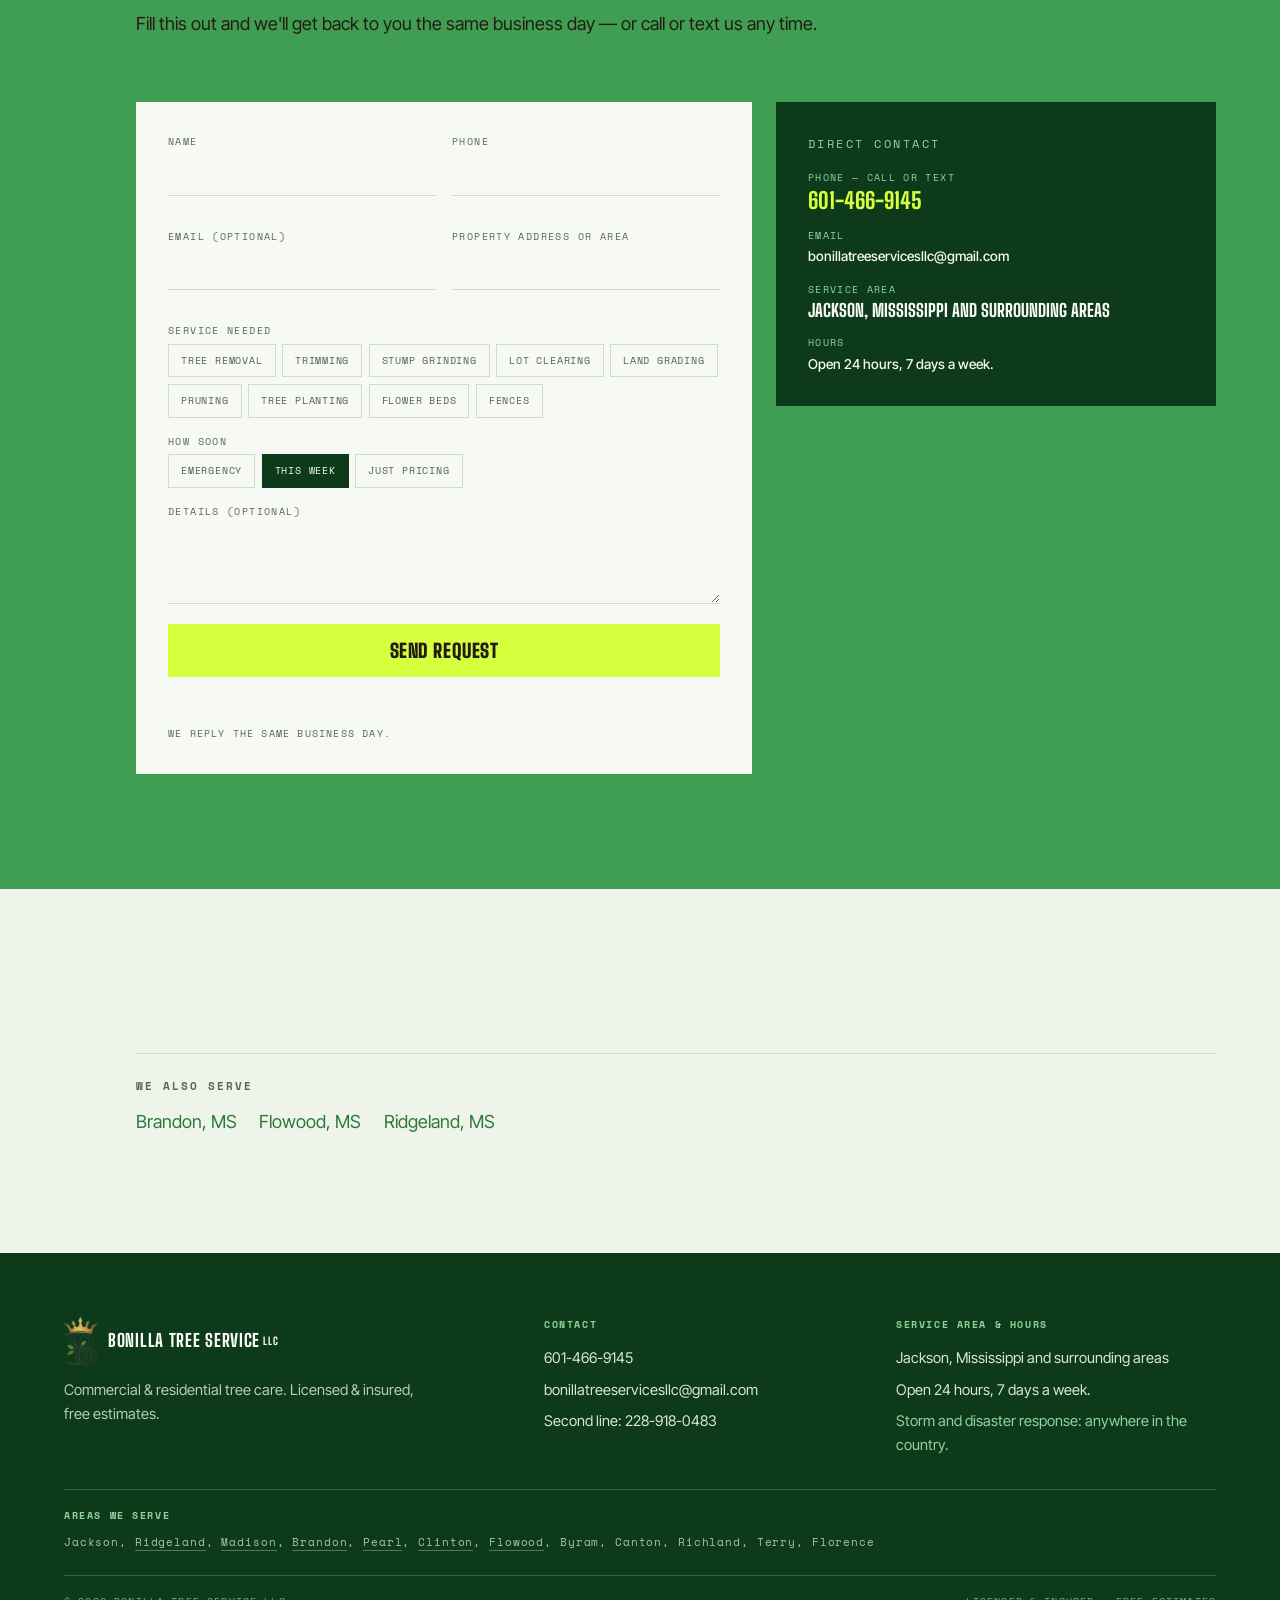
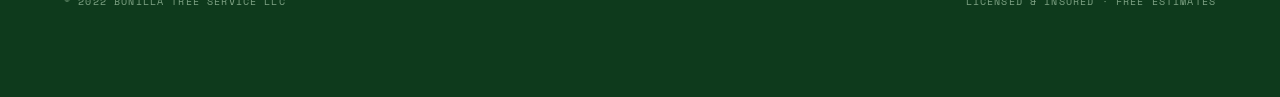
<file: tree-service-pearl-ms/index.html>
<!doctype html>
<html lang="en">
<head>
<meta charset="UTF-8">
<meta name="viewport" content="width=device-width, initial-scale=1">
<title>Tree Service in Pearl, MS | Bonilla Tree Service LLC</title>
<meta name="description" content="Tree removal, trimming and stump grinding in Pearl, Mississippi. Our own crew and equipment, everything hauled off. Free estimates, 24/7. Se habla español.">

<link rel="canonical" href="https://bonillatreeservicellc.com/tree-service-pearl-ms/">
<link rel="alternate" hreflang="en" href="https://bonillatreeservicellc.com/tree-service-pearl-ms/">
<link rel="alternate" hreflang="es" href="https://bonillatreeservicellc.com/tree-service-pearl-ms/?lang=es">
<link rel="alternate" hreflang="x-default" href="https://bonillatreeservicellc.com/tree-service-pearl-ms/">

<meta property="og:type" content="business.business">
<meta property="og:site_name" content="Bonilla Tree Service LLC">
<meta property="og:locale" content="en_US">
<meta property="og:locale:alternate" content="es_US">
<meta property="og:title" content="Tree Service in Pearl, MS | Bonilla Tree Service LLC">
<meta property="og:description" content="Tree removal, trimming and stump grinding in Pearl, Mississippi. Our own crew and equipment, everything hauled off. Free estimates, 24/7. Se habla español.">
<meta property="og:url" content="https://bonillatreeservicellc.com/tree-service-pearl-ms/">
<meta property="og:image" content="https://bonillatreeservicellc.com/assets/images/climber-sectional-pine-1600.jpg">

<script type="application/ld+json">
{
  "@context": "https://schema.org",
  "@graph": [
    {
      "@type": "Service",
      "serviceType": "Tree service",
      "name": "Tree Service in Pearl, MS",
      "description": "Tree removal, trimming and stump grinding in Pearl, Mississippi. Our own crew and equipment, everything hauled off. Free estimates, 24/7. Se habla español.",
      "url": "https://bonillatreeservicellc.com/tree-service-pearl-ms/",
      "provider": {
        "@type": "HomeAndConstructionBusiness",
        "name": "Bonilla Tree Service LLC",
        "telephone": "+16014669145",
        "url": "https://bonillatreeservicellc.com/"
      },
      "areaServed": {
        "@type": "City",
        "name": "Pearl",
        "containedInPlace": {
          "@type": "AdministrativeArea",
          "name": "Rankin County, Mississippi"
        }
      }
    },
    {
      "@type": "BreadcrumbList",
      "itemListElement": [
        {
          "@type": "ListItem",
          "position": 1,
          "name": "Home",
          "item": "https://bonillatreeservicellc.com/"
        },
        {
          "@type": "ListItem",
          "position": 2,
          "name": "Pearl, MS",
          "item": "https://bonillatreeservicellc.com/tree-service-pearl-ms/"
        }
      ]
    }
  ]
}
</script>

<link rel="icon" type="image/png" sizes="32x32" href="/assets/images/favicon-32.png">
<link rel="icon" type="image/png" sizes="64x64" href="/assets/images/favicon-64.png">
<link rel="apple-touch-icon" href="/assets/images/apple-touch-icon.png">

<link rel="preconnect" href="https://fonts.googleapis.com">
<link rel="preconnect" href="https://fonts.gstatic.com" crossorigin>
<link href="https://fonts.googleapis.com/css2?family=Big+Shoulders+Display:wght@600;700;800;900&family=Inter+Tight:wght@400;500;600;700&family=Space+Mono:wght@400;700&display=swap" rel="stylesheet">

<link rel="stylesheet" href="/assets/styles.css">
</head>
<body>
<a class="skip-link" href="#main" data-en="Skip to content" data-es="Saltar al contenido">Skip to content</a>

<div class="rope-rail" aria-hidden="true">
  <svg viewBox="0 0 40 100" preserveAspectRatio="none">
    <path class="rope-path" pathLength="1" d="M20 0 L20 100" />
  </svg>
  <div class="carabiner">
    <svg viewBox="0 0 24 24" fill="none" xmlns="http://www.w3.org/2000/svg">
      <path d="M12 3a5 5 0 0 0-5 5v3H5a2 2 0 0 0-2 2v6a2 2 0 0 0 2 2h14a2 2 0 0 0 2-2v-6a2 2 0 0 0-2-2h-2V8a5 5 0 0 0-5-5Z" stroke="#0E3A1C" stroke-width="1.5"/>
      <circle cx="12" cy="15" r="2.2" fill="#3F9E52"/>
    </svg>
  </div>
</div>

<header class="site-header">
  <a class="brand" href="/">
    <img class="brand-mark" src="/assets/images/logo-mark.png" width="351" height="499" alt="" aria-hidden="true">
    <span class="brand-word"><span class="brand-name">Bonilla Tree Service<span class="brand-llc">LLC</span></span>
      <small data-en="Commercial &amp; Residential" data-es="Comercial y Residencial">Commercial &amp; Residential</small>
    </span>
  </a>
  <div class="nav-actions">
    <div class="lang-toggle" data-lang-toggle role="group" aria-label="Language / Idioma">
      <button type="button" data-lang="en" aria-pressed="true">EN</button>
      <button type="button" data-lang="es" aria-pressed="false">ES</button>
    </div>
    <a class="btn nav-call" href="tel:+16014669145">
      <span data-en="Call 601-466-9145" data-es="Llamar 601-466-9145">Call 601-466-9145</span>
    </a>
  </div>
</header>

<main id="main">

<section class="section city-hero" data-rope-anchor>
  <div class="section-inner">
    <nav class="breadcrumb" aria-label="Breadcrumb">
      <a href="/" data-en="Home" data-es="Inicio">Home</a>
      <span aria-hidden="true">/</span>
      <span aria-current="page">Pearl, MS</span>
    </nav>
    <div class="city-hero-grid">
      <div class="city-hero-text">
        <p class="eyebrow label" data-en="Service area · Rankin County" data-es="Zona de servicio · Rankin">Service area · Rankin County</p>
        <h1 class="display" data-en="Tree service in Pearl, MS" data-es="Servicio de árboles en Pearl, MS">Tree service in Pearl, MS</h1>
        <p class="city-lead" data-en="Pearl takes its name from the river that runs along it, and low ground is the story here. Bottom land holds water, and trees that spend their lives in soft, wet soil never build the root anchorage that the same species would on a dry ridge." data-es="Pearl lleva el nombre del río que corre a su lado, y aquí la historia es la tierra baja. El terreno bajo retiene agua, y los árboles que pasan la vida en suelo blando y mojado nunca desarrollan el anclaje de raíz que la misma especie tendría en una loma seca.">Pearl takes its name from the river that runs along it, and low ground is the story here. Bottom land holds water, and trees that spend their lives in soft, wet soil never build the root anchorage that the same species would on a dry ridge.</p>
        <div class="city-cta">
          <a class="btn btn--hivis" href="tel:+16014669145" data-en="Call 601-466-9145" data-es="Llamar 601-466-9145">Call 601-466-9145</a>
          <a class="btn btn--outline" href="#estimate" data-en="Get a free estimate" data-es="Pedir estimado gratis">Get a free estimate</a>
        </div>
        <ul class="city-chips">
          <!-- Raw "&" here: t() runs it through esc(), so pre-escaping it would
               double-encode and render as "&amp;" on the page. -->
          <li class="label" data-en="Licensed &amp; insured" data-es="Con licencia y seguro">Licensed &amp; insured</li>
          <li class="label" data-en="Free estimates" data-es="Estimados gratis">Free estimates</li>
          <li class="label" data-en="Open 24/7" data-es="Abierto 24/7">Open 24/7</li>
        </ul>
      </div>
      <figure class="city-figure city-figure--hero">
        <picture>
          <source type="image/webp" srcset="/assets/images/ground-bucking-chainsaw-800.webp">
          <img src="/assets/images/ground-bucking-chainsaw-800.jpg" width="600" height="800" fetchpriority="high" decoding="async" alt="Cutting up a fallen tree on the ground to haul it off" data-target-attr="alt" data-en="Cutting up a fallen tree on the ground to haul it off" data-es="Cortando un árbol caído en el suelo para llevárselo">
        </picture>
      </figure>
    </div>
  </div>
</section>

<section class="section section--sage" data-rope-anchor>
  <div class="section-inner">
    <div class="cut-line" aria-hidden="true"></div>
    <div class="section-head">
      <p class="eyebrow label" data-en="Local conditions in Pearl" data-es="Condiciones locales en Pearl">Local conditions in Pearl</p>
      <h2 class="display" style="font-size:var(--size-h2)">
        <span data-en="After a wet stretch, whole trees come over" data-es="Después de una racha de lluvia, los árboles se van enteros">After a wet stretch, whole trees come over</span>
      </h2>
    </div>
    <p class="city-note" data-en="Tree failures around the metro cluster around storms that arrive on already-saturated ground: several days of hard rain, then wind, and the tree tips over root ball and all instead of breaking. On low ground near the river that window is wider and it stays open longer. Water oaks are the ones to watch — they're short-lived for their size and they hollow out from the inside long before the canopy looks thin enough to worry anybody." data-es="Las caídas de árboles en el área metropolitana se concentran en tormentas que llegan sobre tierra ya saturada: varios días de lluvia fuerte, después viento, y el árbol se voltea con todo y cepellón en vez de quebrarse. En terreno bajo cerca del río esa ventana es más amplia y se queda abierta más tiempo. Los que hay que vigilar son los water oak: son de vida corta para el tamaño que alcanzan y se ahuecan por dentro mucho antes de que la copa se vea rala como para preocupar a alguien.">Tree failures around the metro cluster around storms that arrive on already-saturated ground: several days of hard rain, then wind, and the tree tips over root ball and all instead of breaking. On low ground near the river that window is wider and it stays open longer. Water oaks are the ones to watch — they're short-lived for their size and they hollow out from the inside long before the canopy looks thin enough to worry anybody.</p>
    <p class="city-more">
      <a href="/why-trees-fall-in-jackson/" data-en="Why trees around Jackson fall over whole" data-es="Por qué los árboles de Jackson se caen enteros">Why trees around Jackson fall over whole</a>
    </p>
  </div>
</section>

<section class="section" data-rope-anchor>
  <div class="section-inner">
    <div class="section-head">
      <p class="eyebrow label" data-en="What we do here" data-es="Qué hacemos aquí">What we do here</p>
      <h2 class="display" style="font-size:var(--size-h2)">
        <span data-en="Services in Pearl." data-es="Servicios en Pearl.">Services in Pearl.</span>
      </h2>
    </div>
    <div class="city-services">
        <article class="city-service">
          <h3  data-en="Storm &amp; emergency response" data-es="Respuesta a tormentas y emergencias">Storm &amp; emergency response</h3>
          <p  data-en="A tree on the house, the car or a line. We're reachable 24 hours a day, 7 days a week." data-es="Un árbol sobre la casa, el carro o un cable. Estamos disponibles 24 horas al día, los 7 días.">A tree on the house, the car or a line. We're reachable 24 hours a day, 7 days a week.</p>
        </article>
        <article class="city-service">
          <h3  data-en="Tree removal" data-es="Remoción de árboles">Tree removal</h3>
          <p  data-en="Whole trees, leaning trees, and the ones already down. Climbed and lowered in sections when there's no room to drop them." data-es="Árboles enteros, inclinados, y los que ya se cayeron. Escalados y bajados por secciones cuando no hay espacio para tumbarlos.">Whole trees, leaning trees, and the ones already down. Climbed and lowered in sections when there's no room to drop them.</p>
        </article>
        <article class="city-service">
          <h3  data-en="Tree trimming" data-es="Poda de árboles">Tree trimming</h3>
          <p  data-en="Limbs off the roof, off the power drop, and back from the driveway before they take something with them." data-es="Ramas fuera del techo, fuera del cable eléctrico y lejos de la entrada, antes de que se lleven algo.">Limbs off the roof, off the power drop, and back from the driveway before they take something with them.</p>
        </article>
        <article class="city-service">
          <h3  data-en="Stump grinding" data-es="Trituración de tocones">Stump grinding</h3>
          <p  data-en="The stump ground out below grade so you can mow over it, with the grindings hauled off." data-es="El tocón triturado por debajo del nivel del suelo para que pueda pasar la podadora, y el material se lo llevamos.">The stump ground out below grade so you can mow over it, with the grindings hauled off.</p>
        </article>
    </div>
    <p class="city-more">
      <a href="/#services" data-en="See all nine services" data-es="Ver los nueve servicios">See all nine services</a>
    </p>
  </div>
</section>

<section class="section storm" data-rope-anchor>
  <div class="section-inner">
    <div class="section-head">
      <p class="eyebrow label" data-en="Emergency" data-es="Emergencia">Emergency</p>
      <h2 class="display" style="font-size:var(--size-h2)">
        <span data-en="Tree down in Pearl? We answer, day or night." data-es="¿Se le cayó un árbol en Pearl? Contestamos, de día o de noche.">Tree down in Pearl? We answer, day or night.</span>
      </h2>
    </div>
    <p class="city-note" data-en="A tree on the house, on the car, on a fence or across the driveway doesn't wait for business hours, and neither do we. Call and tell us it's an emergency so it goes to the front of the line." data-es="Un árbol sobre la casa, sobre el carro, sobre una cerca o atravesado en la entrada no espera al horario de oficina, y nosotros tampoco. Llame y diga que es una emergencia para que pase al frente de la fila.">A tree on the house, on the car, on a fence or across the driveway doesn't wait for business hours, and neither do we. Call and tell us it's an emergency so it goes to the front of the line.</p>
    <div class="city-cta">
      <a class="btn btn--hivis" href="tel:+16014669145" data-en="Call now" data-es="Llamar ahora">Call now</a>
      <a class="btn btn--ghost" href="sms:+16014669145" data-en="Send a text" data-es="Mandar un texto">Send a text</a>
    </div>
  </div>
</section>

<section class="section estimate" id="estimate" data-rope-anchor>
  <div class="section-inner">
    <div class="section-head">
      <p class="eyebrow label" data-en="Get a free estimate" data-es="Pide un estimado gratis">Get a free estimate</p>
      <h2 class="display mask-lines" style="font-size:var(--size-h2)">
        <span data-en="Free estimate in Pearl." data-es="Estimado gratis en Pearl.">Free estimate in Pearl.</span>
      </h2>
      <p data-en="Fill this out and we'll get back to you the same business day — or call or text us any time." data-es="Llene esto y le respondemos el mismo día hábil — o llámenos o mándenos un texto a cualquier hora.">Fill this out and we'll get back to you the same business day — or call or text us any time.</p>
    </div>

    <div class="estimate-grid">
      <form class="estimate-form" id="estimate-form" novalidate>
        <div class="field-row">
          <div class="field">
            <label for="f-name" data-en="Name" data-es="Nombre">Name</label>
            <input id="f-name" name="name" type="text" autocomplete="name" required>
            <p class="field-error" data-error-for="name" role="alert"></p>
          </div>
          <div class="field">
            <label for="f-phone" data-en="Phone" data-es="Teléfono">Phone</label>
            <input id="f-phone" name="phone" type="tel" autocomplete="tel" required>
            <p class="field-error" data-error-for="phone" role="alert"></p>
          </div>
        </div>

        <div class="field-row">
          <div class="field">
            <label for="f-email" data-en="Email (optional)" data-es="Correo (opcional)">Email (optional)</label>
            <input id="f-email" name="email" type="email" autocomplete="email">
          </div>
          <div class="field">
            <label for="f-address" data-en="Property address or area" data-es="Dirección o zona">Property address or area</label>
            <input id="f-address" name="address" type="text" autocomplete="street-address" required>
            <p class="field-error" data-error-for="address" role="alert"></p>
          </div>
        </div>

        <div class="field">
          <span class="label" data-en="Service needed" data-es="Servicio que necesitas">Service needed</span>
          <div class="chip-group">
            <span class="chip"><input type="checkbox" id="s-removal" name="service" value="removal"><label for="s-removal" data-en="Tree removal" data-es="Remoción">Tree removal</label></span>
            <span class="chip"><input type="checkbox" id="s-trimming" name="service" value="trimming"><label for="s-trimming" data-en="Trimming" data-es="Poda">Trimming</label></span>
            <span class="chip"><input type="checkbox" id="s-stump" name="service" value="stump"><label for="s-stump" data-en="Stump grinding" data-es="Tocones">Stump grinding</label></span>
            <span class="chip"><input type="checkbox" id="s-lot" name="service" value="lot"><label for="s-lot" data-en="Lot clearing" data-es="Limpieza de terreno">Lot clearing</label></span>
            <span class="chip"><input type="checkbox" id="s-grading" name="service" value="grading"><label for="s-grading" data-en="Land grading" data-es="Nivelación">Land grading</label></span>
            <span class="chip"><input type="checkbox" id="s-pruning" name="service" value="pruning"><label for="s-pruning" data-en="Pruning" data-es="Poda estructural">Pruning</label></span>
            <span class="chip"><input type="checkbox" id="s-planting" name="service" value="planting"><label for="s-planting" data-en="Tree planting" data-es="Plantación">Tree planting</label></span>
            <span class="chip"><input type="checkbox" id="s-flowerbeds" name="service" value="flowerbeds"><label for="s-flowerbeds" data-en="Flower beds" data-es="Arriates">Flower beds</label></span>
            <span class="chip"><input type="checkbox" id="s-fences" name="service" value="fences"><label for="s-fences" data-en="Fences" data-es="Cercas">Fences</label></span>
          </div>
        </div>

        <div class="field">
          <span class="label" data-en="How soon" data-es="Qué tan pronto">How soon</span>
          <div class="radio-row">
            <span class="chip"><input type="radio" id="u-emergency" name="urgency" value="emergency"><label for="u-emergency" data-en="Emergency" data-es="Emergencia">Emergency</label></span>
            <span class="chip"><input type="radio" id="u-week" name="urgency" value="week" checked><label for="u-week" data-en="This week" data-es="Esta semana">This week</label></span>
            <span class="chip"><input type="radio" id="u-pricing" name="urgency" value="pricing"><label for="u-pricing" data-en="Just pricing" data-es="Solo precios">Just pricing</label></span>
          </div>
        </div>

        <div class="field">
          <label for="f-details" data-en="Details (optional)" data-es="Detalles (opcional)">Details (optional)</label>
          <textarea id="f-details" name="details" rows="3"></textarea>
        </div>

        <div class="estimate-actions">
          <button type="submit" class="btn btn--hivis btn--block" id="estimate-submit">
            <span data-en="Send request" data-es="Enviar solicitud">Send request</span>
          </button>
        </div>
        <p class="form-status" id="form-status" role="status" aria-live="polite"></p>
        <p class="estimate-note" data-en="We reply the same business day." data-es="Le respondemos el mismo día hábil.">We reply the same business day.</p>

        <div class="confirm-state" id="confirm-state">
          <h3 data-en="Message ready" data-es="Mensaje listo">Message ready</h3>
          <p data-en="If your email app didn't open, copy the message below and email it to us — or call or text 601-466-9145." data-es="Si su app de correo no se abrió, copie el mensaje de abajo y envíenoslo por correo — o llámenos o mándenos un texto al 601-466-9145.">If your email app didn't open, copy the message below and email it to us — or call or text 601-466-9145.</p>
          <p class="confirm-message label" style="white-space:pre-line;margin-top:1rem;text-transform:none;letter-spacing:0"></p>
          <button type="button" class="btn btn--outline confirm-copy-btn"
            data-label-en="Copy message" data-label-es="Copiar mensaje"
            data-copied-en="Copied" data-copied-es="Copiado"
            data-en="Copy message" data-es="Copiar mensaje">Copy message</button>
        </div>
      </form>

      <aside class="estimate-aside">
        <p class="eyebrow label" data-en="Direct contact" data-es="Contacto directo">Direct contact</p>
        <dl>
          <div>
            <dt data-en="Phone — call or text" data-es="Teléfono — llame o mande texto">Phone — call or text</dt>
            <dd><a href="tel:+16014669145" data-config="phone">601-466-9145</a></dd>
          </div>
          <div>
            <dt data-en="Email" data-es="Correo">Email</dt>
            <dd class="dd-small"><a href="mailto:bonillatreeservicesllc@gmail.com" data-config="email">bonillatreeservicesllc@gmail.com</a></dd>
          </div>
          <div>
            <dt data-en="Service area" data-es="Zona de servicio">Service area</dt>
            <dd style="font-size:1.1rem" data-config="area">Jackson, Mississippi and surrounding areas</dd>
          </div>
          <div>
            <dt data-en="Hours" data-es="Horario">Hours</dt>
            <dd class="dd-small" data-config="hours">Open 24 hours, 7 days a week.</dd>
          </div>
        </dl>
      </aside>
    </div>
  </div>
</section>

<section class="section section--sage" data-rope-anchor data-rope-end>
  <div class="section-inner">
    <div class="nearby">
      <h3 class="label" data-en="We also serve" data-es="También atendemos">We also serve</h3>
      <p>
          <a href="/tree-service-brandon-ms/">Brandon, MS</a>
          <a href="/tree-service-flowood-ms/">Flowood, MS</a>
          <a href="/tree-service-ridgeland-ms/">Ridgeland, MS</a>
      </p>
    </div>
  </div>
</section>

</main>

<footer class="site-footer">
  <div class="footer-grid">
    <div class="footer-brand">
      <a class="brand" href="/">
        <img class="brand-mark" src="/assets/images/logo-mark.png" width="351" height="499" alt="" aria-hidden="true">
        <span class="brand-word"><span class="brand-name">Bonilla Tree Service<span class="brand-llc">LLC</span></span></span>
      </a>
      <p data-en="Commercial &amp; residential tree care. Licensed &amp; insured, free estimates." data-es="Cuidado de árboles comercial y residencial. Con licencia y asegurados, estimados gratis.">Commercial &amp; residential tree care. Licensed &amp; insured, free estimates.</p>
    </div>
    <div class="footer-col">
      <h4 data-en="Contact" data-es="Contacto">Contact</h4>
      <ul>
        <li><a href="tel:+16014669145">601-466-9145</a></li>
        <li><a href="mailto:bonillatreeservicesllc@gmail.com">bonillatreeservicesllc@gmail.com</a></li>
        <li><span data-en="Second line" data-es="Segunda línea">Second line</span>: <a href="tel:+12289180483" data-config="phone2">228-918-0483</a></li>
      </ul>
    </div>
    <div class="footer-col">
      <h4 data-en="Service area &amp; hours" data-es="Zona y horario">Service area &amp; hours</h4>
      <ul>
        <li data-config="area">Jackson, Mississippi and surrounding areas</li>
        <li data-config="hours">Open 24 hours, 7 days a week.</li>
        <li class="footer-storm" data-en="Storm and disaster response: anywhere in the country." data-es="Respuesta a tormentas y desastres: a cualquier parte del país.">Storm and disaster response: anywhere in the country.</li>
      </ul>
    </div>
  </div>
  <div class="footer-areas">
    <h4 data-en="Areas we serve" data-es="Zonas que atendemos">Areas we serve</h4>
    <!-- Static on purpose: six of these link to their own service-area page and
         this is the crawl path from the homepage to them, so it must not depend
         on JS running. Keep in sync with data/cities.js — check-seo.js enforces
         it. Jackson has no link because the homepage IS the Jackson page. -->
    <p class="footer-areas-list">Jackson,
      <a href="/tree-service-ridgeland-ms/">Ridgeland</a>,
      <a href="/tree-service-madison-ms/">Madison</a>,
      <a href="/tree-service-brandon-ms/">Brandon</a>,
      <a href="/tree-service-pearl-ms/">Pearl</a>,
      <a href="/tree-service-clinton-ms/">Clinton</a>,
      <a href="/tree-service-flowood-ms/">Flowood</a>,
      Byram, Canton, Richland, Terry, Florence</p>
  </div>
  <div class="footer-bottom">
    <span>© <span data-config="founded">2022</span> Bonilla Tree Service LLC</span>
    <span data-en="Licensed &amp; insured · Free estimates" data-es="Con licencia y asegurados · Estimados gratis">Licensed &amp; insured · Free estimates</span>
  </div>
</footer>

<nav class="mobile-bar" aria-label="Quick contact">
  <a href="tel:+16014669145">
    <span data-en="Call" data-es="Llamar">Call</span>
  </a>
  <a href="sms:+16014669145">
    <span data-en="Text" data-es="Texto">Text</span>
  </a>
</nav>

<script src="/assets/app.js" defer></script>
</body>
</html>
</file>
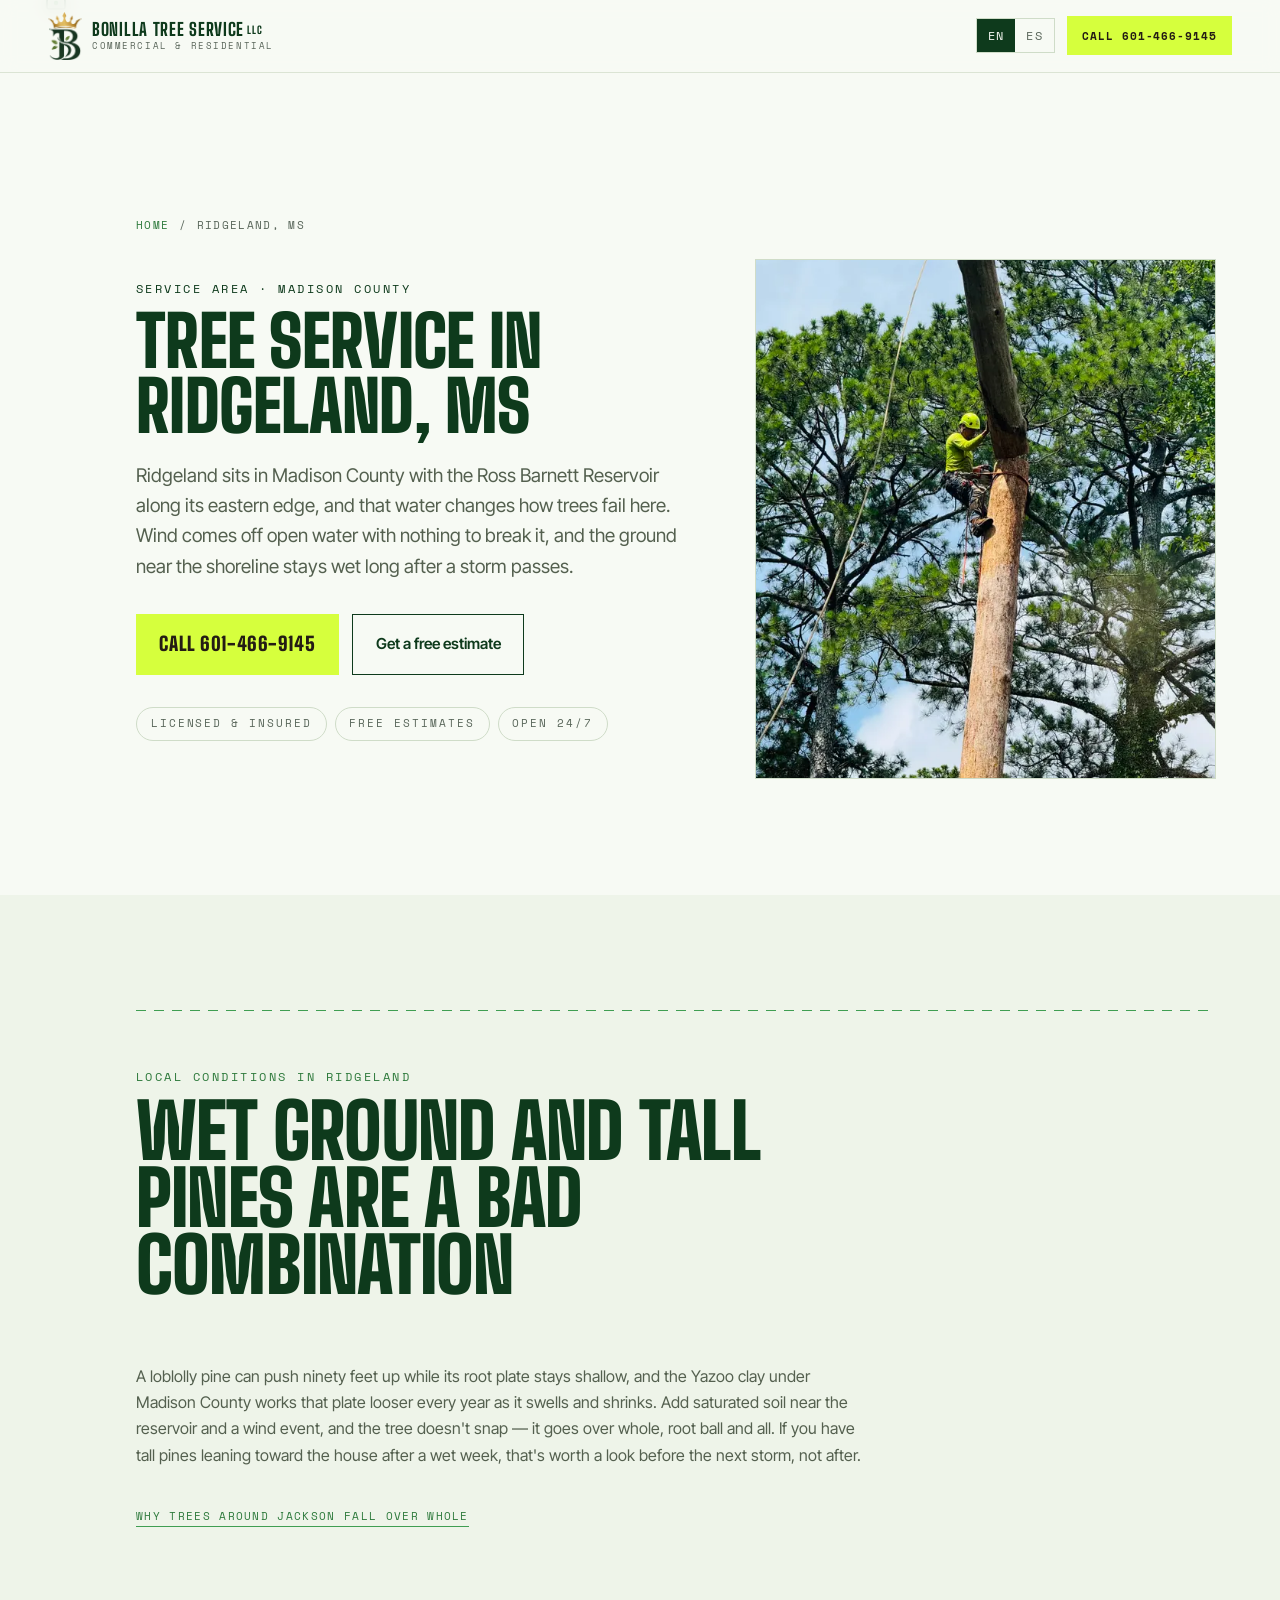
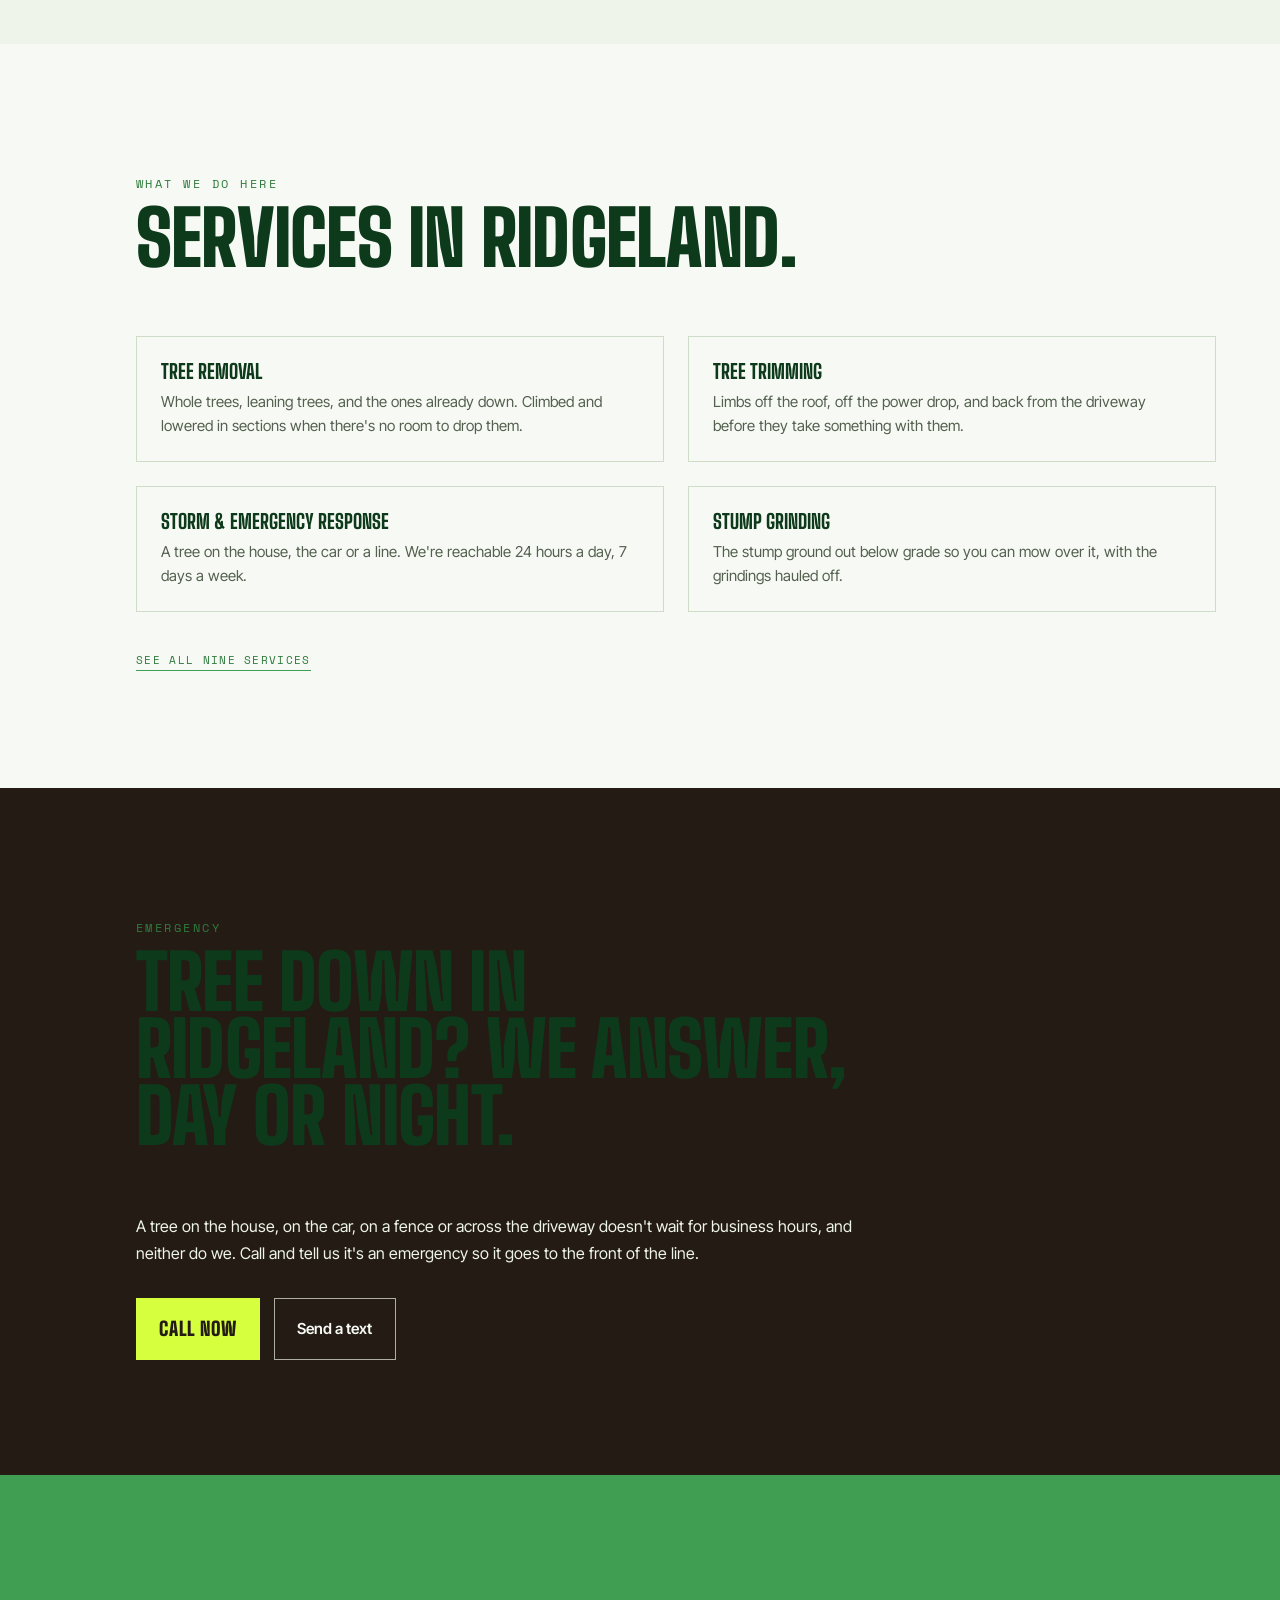
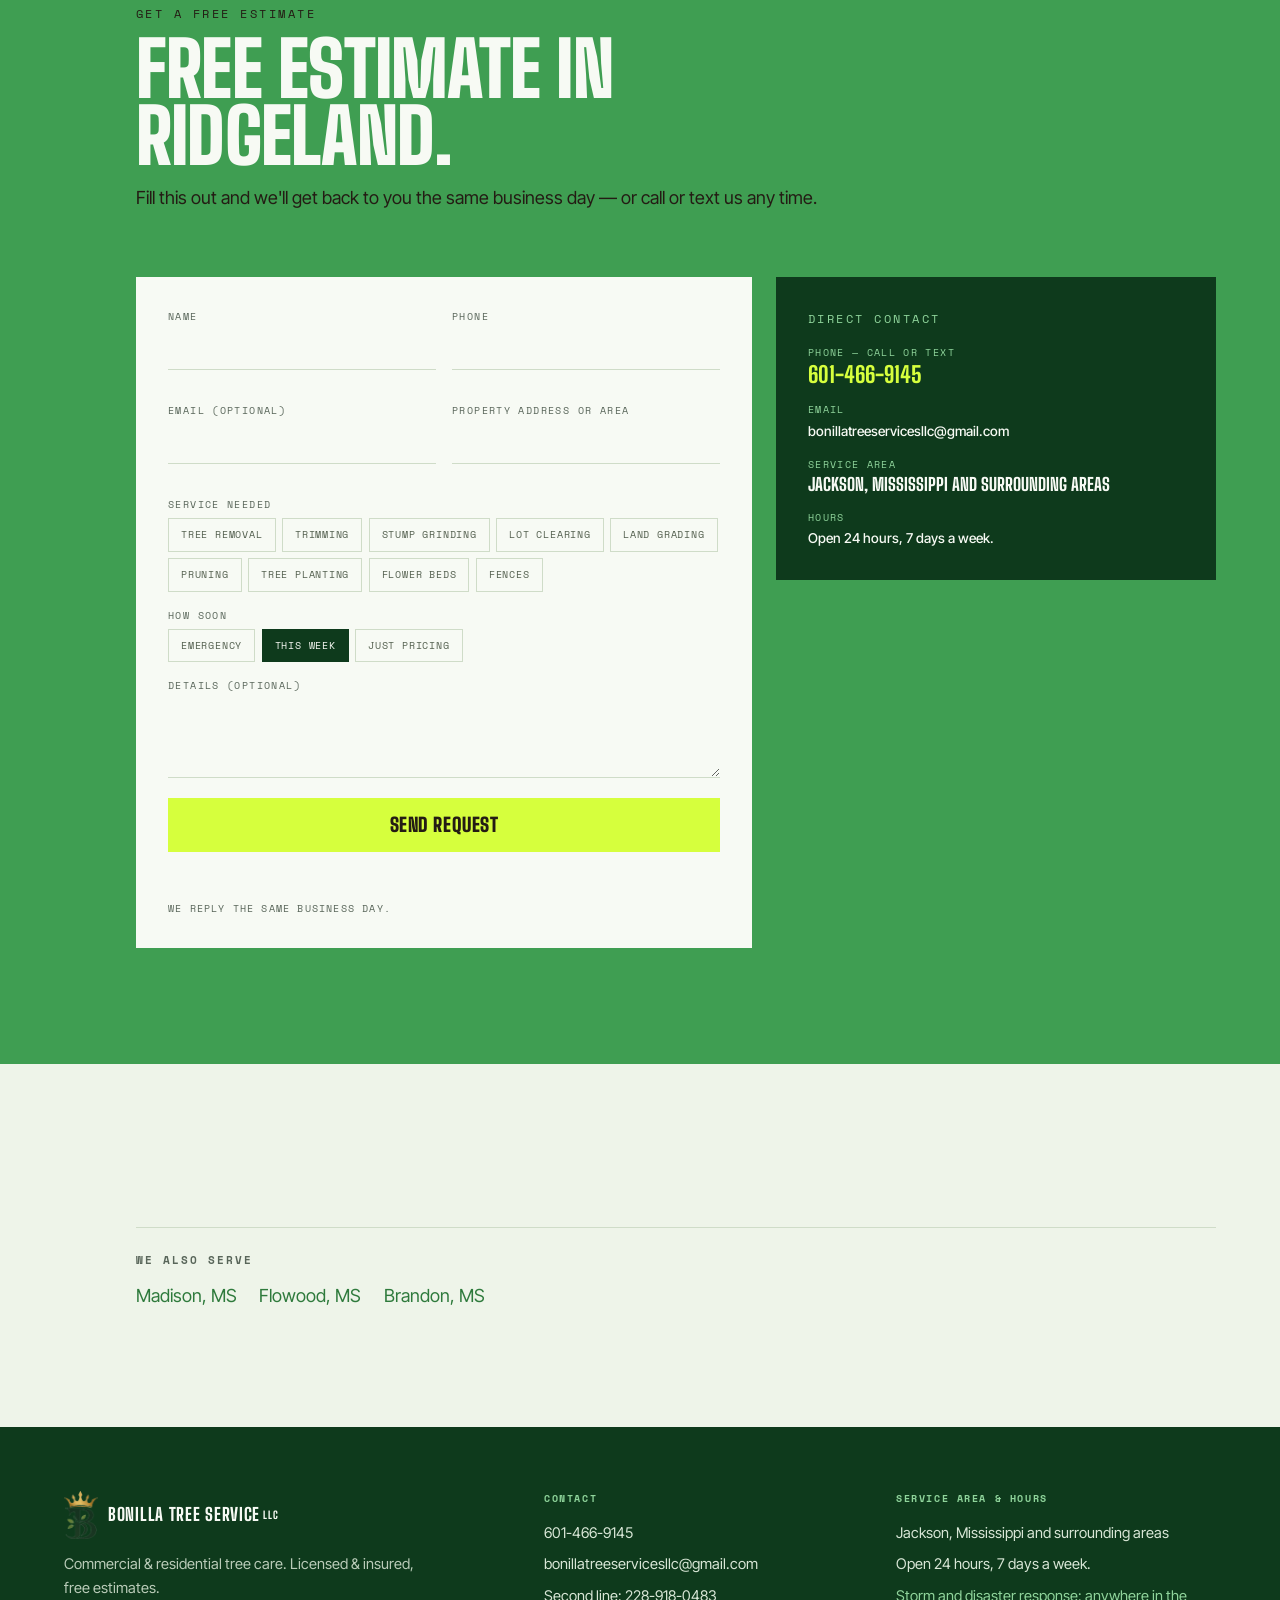
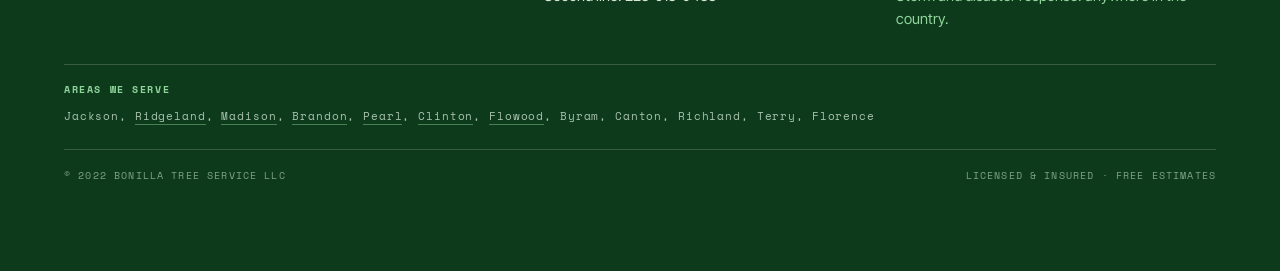
<file: tree-service-ridgeland-ms/index.html>
<!doctype html>
<html lang="en">
<head>
<meta charset="UTF-8">
<meta name="viewport" content="width=device-width, initial-scale=1">
<title>Tree Service in Ridgeland, MS | Bonilla Tree Service LLC</title>
<meta name="description" content="Tree removal, trimming and stump grinding in Ridgeland, Mississippi. Our own crew and equipment, everything hauled off. Free estimates, 24/7. Se habla español.">

<link rel="canonical" href="https://bonillatreeservicellc.com/tree-service-ridgeland-ms/">
<link rel="alternate" hreflang="en" href="https://bonillatreeservicellc.com/tree-service-ridgeland-ms/">
<link rel="alternate" hreflang="es" href="https://bonillatreeservicellc.com/tree-service-ridgeland-ms/?lang=es">
<link rel="alternate" hreflang="x-default" href="https://bonillatreeservicellc.com/tree-service-ridgeland-ms/">

<meta property="og:type" content="business.business">
<meta property="og:site_name" content="Bonilla Tree Service LLC">
<meta property="og:locale" content="en_US">
<meta property="og:locale:alternate" content="es_US">
<meta property="og:title" content="Tree Service in Ridgeland, MS | Bonilla Tree Service LLC">
<meta property="og:description" content="Tree removal, trimming and stump grinding in Ridgeland, Mississippi. Our own crew and equipment, everything hauled off. Free estimates, 24/7. Se habla español.">
<meta property="og:url" content="https://bonillatreeservicellc.com/tree-service-ridgeland-ms/">
<meta property="og:image" content="https://bonillatreeservicellc.com/assets/images/climber-sectional-pine-1600.jpg">

<script type="application/ld+json">
{
  "@context": "https://schema.org",
  "@graph": [
    {
      "@type": "Service",
      "serviceType": "Tree service",
      "name": "Tree Service in Ridgeland, MS",
      "description": "Tree removal, trimming and stump grinding in Ridgeland, Mississippi. Our own crew and equipment, everything hauled off. Free estimates, 24/7. Se habla español.",
      "url": "https://bonillatreeservicellc.com/tree-service-ridgeland-ms/",
      "provider": {
        "@type": "HomeAndConstructionBusiness",
        "name": "Bonilla Tree Service LLC",
        "telephone": "+16014669145",
        "url": "https://bonillatreeservicellc.com/"
      },
      "areaServed": {
        "@type": "City",
        "name": "Ridgeland",
        "containedInPlace": {
          "@type": "AdministrativeArea",
          "name": "Madison County, Mississippi"
        }
      }
    },
    {
      "@type": "BreadcrumbList",
      "itemListElement": [
        {
          "@type": "ListItem",
          "position": 1,
          "name": "Home",
          "item": "https://bonillatreeservicellc.com/"
        },
        {
          "@type": "ListItem",
          "position": 2,
          "name": "Ridgeland, MS",
          "item": "https://bonillatreeservicellc.com/tree-service-ridgeland-ms/"
        }
      ]
    }
  ]
}
</script>

<link rel="icon" type="image/png" sizes="32x32" href="/assets/images/favicon-32.png">
<link rel="icon" type="image/png" sizes="64x64" href="/assets/images/favicon-64.png">
<link rel="apple-touch-icon" href="/assets/images/apple-touch-icon.png">

<link rel="preconnect" href="https://fonts.googleapis.com">
<link rel="preconnect" href="https://fonts.gstatic.com" crossorigin>
<link href="https://fonts.googleapis.com/css2?family=Big+Shoulders+Display:wght@600;700;800;900&family=Inter+Tight:wght@400;500;600;700&family=Space+Mono:wght@400;700&display=swap" rel="stylesheet">

<link rel="stylesheet" href="/assets/styles.css">
</head>
<body>
<a class="skip-link" href="#main" data-en="Skip to content" data-es="Saltar al contenido">Skip to content</a>

<div class="rope-rail" aria-hidden="true">
  <svg viewBox="0 0 40 100" preserveAspectRatio="none">
    <path class="rope-path" pathLength="1" d="M20 0 L20 100" />
  </svg>
  <div class="carabiner">
    <svg viewBox="0 0 24 24" fill="none" xmlns="http://www.w3.org/2000/svg">
      <path d="M12 3a5 5 0 0 0-5 5v3H5a2 2 0 0 0-2 2v6a2 2 0 0 0 2 2h14a2 2 0 0 0 2-2v-6a2 2 0 0 0-2-2h-2V8a5 5 0 0 0-5-5Z" stroke="#0E3A1C" stroke-width="1.5"/>
      <circle cx="12" cy="15" r="2.2" fill="#3F9E52"/>
    </svg>
  </div>
</div>

<header class="site-header">
  <a class="brand" href="/">
    <img class="brand-mark" src="/assets/images/logo-mark.png" width="351" height="499" alt="" aria-hidden="true">
    <span class="brand-word"><span class="brand-name">Bonilla Tree Service<span class="brand-llc">LLC</span></span>
      <small data-en="Commercial &amp; Residential" data-es="Comercial y Residencial">Commercial &amp; Residential</small>
    </span>
  </a>
  <div class="nav-actions">
    <div class="lang-toggle" data-lang-toggle role="group" aria-label="Language / Idioma">
      <button type="button" data-lang="en" aria-pressed="true">EN</button>
      <button type="button" data-lang="es" aria-pressed="false">ES</button>
    </div>
    <a class="btn nav-call" href="tel:+16014669145">
      <span data-en="Call 601-466-9145" data-es="Llamar 601-466-9145">Call 601-466-9145</span>
    </a>
  </div>
</header>

<main id="main">

<section class="section city-hero" data-rope-anchor>
  <div class="section-inner">
    <nav class="breadcrumb" aria-label="Breadcrumb">
      <a href="/" data-en="Home" data-es="Inicio">Home</a>
      <span aria-hidden="true">/</span>
      <span aria-current="page">Ridgeland, MS</span>
    </nav>
    <div class="city-hero-grid">
      <div class="city-hero-text">
        <p class="eyebrow label" data-en="Service area · Madison County" data-es="Zona de servicio · Madison">Service area · Madison County</p>
        <h1 class="display" data-en="Tree service in Ridgeland, MS" data-es="Servicio de árboles en Ridgeland, MS">Tree service in Ridgeland, MS</h1>
        <p class="city-lead" data-en="Ridgeland sits in Madison County with the Ross Barnett Reservoir along its eastern edge, and that water changes how trees fail here. Wind comes off open water with nothing to break it, and the ground near the shoreline stays wet long after a storm passes." data-es="Ridgeland está en el condado de Madison, con el embalse Ross Barnett en todo su costado este, y esa agua cambia la forma en que fallan los árboles. El viento entra desde el agua abierta sin nada que lo frene, y la tierra cerca de la orilla se queda mojada mucho después de que pasa la tormenta.">Ridgeland sits in Madison County with the Ross Barnett Reservoir along its eastern edge, and that water changes how trees fail here. Wind comes off open water with nothing to break it, and the ground near the shoreline stays wet long after a storm passes.</p>
        <div class="city-cta">
          <a class="btn btn--hivis" href="tel:+16014669145" data-en="Call 601-466-9145" data-es="Llamar 601-466-9145">Call 601-466-9145</a>
          <a class="btn btn--outline" href="#estimate" data-en="Get a free estimate" data-es="Pedir estimado gratis">Get a free estimate</a>
        </div>
        <ul class="city-chips">
          <!-- Raw "&" here: t() runs it through esc(), so pre-escaping it would
               double-encode and render as "&amp;" on the page. -->
          <li class="label" data-en="Licensed &amp; insured" data-es="Con licencia y seguro">Licensed &amp; insured</li>
          <li class="label" data-en="Free estimates" data-es="Estimados gratis">Free estimates</li>
          <li class="label" data-en="Open 24/7" data-es="Abierto 24/7">Open 24/7</li>
        </ul>
      </div>
      <figure class="city-figure city-figure--hero">
        <picture>
          <source type="image/webp" srcset="/assets/images/climber-topping-pine-800.webp">
          <img src="/assets/images/climber-topping-pine-800.jpg" width="600" height="800" fetchpriority="high" decoding="async" alt="A climber topping a tall pine before bringing it down" data-target-attr="alt" data-en="A climber topping a tall pine before bringing it down" data-es="Un escalador descopando un pino alto antes de bajarlo">
        </picture>
      </figure>
    </div>
  </div>
</section>

<section class="section section--sage" data-rope-anchor>
  <div class="section-inner">
    <div class="cut-line" aria-hidden="true"></div>
    <div class="section-head">
      <p class="eyebrow label" data-en="Local conditions in Ridgeland" data-es="Condiciones locales en Ridgeland">Local conditions in Ridgeland</p>
      <h2 class="display" style="font-size:var(--size-h2)">
        <span data-en="Wet ground and tall pines are a bad combination" data-es="Tierra mojada y pinos altos son mala combinación">Wet ground and tall pines are a bad combination</span>
      </h2>
    </div>
    <p class="city-note" data-en="A loblolly pine can push ninety feet up while its root plate stays shallow, and the Yazoo clay under Madison County works that plate looser every year as it swells and shrinks. Add saturated soil near the reservoir and a wind event, and the tree doesn't snap — it goes over whole, root ball and all. If you have tall pines leaning toward the house after a wet week, that's worth a look before the next storm, not after." data-es="Un pino loblolly puede subir treinta metros mientras su base de raíces se queda superficial, y la arcilla Yazoo del condado de Madison va aflojando esa base cada año, al hincharse y encogerse. Súmele tierra saturada cerca del embalse y un evento de viento, y el árbol no se quiebra: se va entero, con todo y cepellón. Si tiene pinos altos inclinados hacia la casa después de una semana de lluvia, conviene revisarlos antes de la próxima tormenta, no después.">A loblolly pine can push ninety feet up while its root plate stays shallow, and the Yazoo clay under Madison County works that plate looser every year as it swells and shrinks. Add saturated soil near the reservoir and a wind event, and the tree doesn't snap — it goes over whole, root ball and all. If you have tall pines leaning toward the house after a wet week, that's worth a look before the next storm, not after.</p>
    <p class="city-more">
      <a href="/why-trees-fall-in-jackson/" data-en="Why trees around Jackson fall over whole" data-es="Por qué los árboles de Jackson se caen enteros">Why trees around Jackson fall over whole</a>
    </p>
  </div>
</section>

<section class="section" data-rope-anchor>
  <div class="section-inner">
    <div class="section-head">
      <p class="eyebrow label" data-en="What we do here" data-es="Qué hacemos aquí">What we do here</p>
      <h2 class="display" style="font-size:var(--size-h2)">
        <span data-en="Services in Ridgeland." data-es="Servicios en Ridgeland.">Services in Ridgeland.</span>
      </h2>
    </div>
    <div class="city-services">
        <article class="city-service">
          <h3  data-en="Tree removal" data-es="Remoción de árboles">Tree removal</h3>
          <p  data-en="Whole trees, leaning trees, and the ones already down. Climbed and lowered in sections when there's no room to drop them." data-es="Árboles enteros, inclinados, y los que ya se cayeron. Escalados y bajados por secciones cuando no hay espacio para tumbarlos.">Whole trees, leaning trees, and the ones already down. Climbed and lowered in sections when there's no room to drop them.</p>
        </article>
        <article class="city-service">
          <h3  data-en="Tree trimming" data-es="Poda de árboles">Tree trimming</h3>
          <p  data-en="Limbs off the roof, off the power drop, and back from the driveway before they take something with them." data-es="Ramas fuera del techo, fuera del cable eléctrico y lejos de la entrada, antes de que se lleven algo.">Limbs off the roof, off the power drop, and back from the driveway before they take something with them.</p>
        </article>
        <article class="city-service">
          <h3  data-en="Storm &amp; emergency response" data-es="Respuesta a tormentas y emergencias">Storm &amp; emergency response</h3>
          <p  data-en="A tree on the house, the car or a line. We're reachable 24 hours a day, 7 days a week." data-es="Un árbol sobre la casa, el carro o un cable. Estamos disponibles 24 horas al día, los 7 días.">A tree on the house, the car or a line. We're reachable 24 hours a day, 7 days a week.</p>
        </article>
        <article class="city-service">
          <h3  data-en="Stump grinding" data-es="Trituración de tocones">Stump grinding</h3>
          <p  data-en="The stump ground out below grade so you can mow over it, with the grindings hauled off." data-es="El tocón triturado por debajo del nivel del suelo para que pueda pasar la podadora, y el material se lo llevamos.">The stump ground out below grade so you can mow over it, with the grindings hauled off.</p>
        </article>
    </div>
    <p class="city-more">
      <a href="/#services" data-en="See all nine services" data-es="Ver los nueve servicios">See all nine services</a>
    </p>
  </div>
</section>

<section class="section storm" data-rope-anchor>
  <div class="section-inner">
    <div class="section-head">
      <p class="eyebrow label" data-en="Emergency" data-es="Emergencia">Emergency</p>
      <h2 class="display" style="font-size:var(--size-h2)">
        <span data-en="Tree down in Ridgeland? We answer, day or night." data-es="¿Se le cayó un árbol en Ridgeland? Contestamos, de día o de noche.">Tree down in Ridgeland? We answer, day or night.</span>
      </h2>
    </div>
    <p class="city-note" data-en="A tree on the house, on the car, on a fence or across the driveway doesn't wait for business hours, and neither do we. Call and tell us it's an emergency so it goes to the front of the line." data-es="Un árbol sobre la casa, sobre el carro, sobre una cerca o atravesado en la entrada no espera al horario de oficina, y nosotros tampoco. Llame y diga que es una emergencia para que pase al frente de la fila.">A tree on the house, on the car, on a fence or across the driveway doesn't wait for business hours, and neither do we. Call and tell us it's an emergency so it goes to the front of the line.</p>
    <div class="city-cta">
      <a class="btn btn--hivis" href="tel:+16014669145" data-en="Call now" data-es="Llamar ahora">Call now</a>
      <a class="btn btn--ghost" href="sms:+16014669145" data-en="Send a text" data-es="Mandar un texto">Send a text</a>
    </div>
  </div>
</section>

<section class="section estimate" id="estimate" data-rope-anchor>
  <div class="section-inner">
    <div class="section-head">
      <p class="eyebrow label" data-en="Get a free estimate" data-es="Pide un estimado gratis">Get a free estimate</p>
      <h2 class="display mask-lines" style="font-size:var(--size-h2)">
        <span data-en="Free estimate in Ridgeland." data-es="Estimado gratis en Ridgeland.">Free estimate in Ridgeland.</span>
      </h2>
      <p data-en="Fill this out and we'll get back to you the same business day — or call or text us any time." data-es="Llene esto y le respondemos el mismo día hábil — o llámenos o mándenos un texto a cualquier hora.">Fill this out and we'll get back to you the same business day — or call or text us any time.</p>
    </div>

    <div class="estimate-grid">
      <form class="estimate-form" id="estimate-form" novalidate>
        <div class="field-row">
          <div class="field">
            <label for="f-name" data-en="Name" data-es="Nombre">Name</label>
            <input id="f-name" name="name" type="text" autocomplete="name" required>
            <p class="field-error" data-error-for="name" role="alert"></p>
          </div>
          <div class="field">
            <label for="f-phone" data-en="Phone" data-es="Teléfono">Phone</label>
            <input id="f-phone" name="phone" type="tel" autocomplete="tel" required>
            <p class="field-error" data-error-for="phone" role="alert"></p>
          </div>
        </div>

        <div class="field-row">
          <div class="field">
            <label for="f-email" data-en="Email (optional)" data-es="Correo (opcional)">Email (optional)</label>
            <input id="f-email" name="email" type="email" autocomplete="email">
          </div>
          <div class="field">
            <label for="f-address" data-en="Property address or area" data-es="Dirección o zona">Property address or area</label>
            <input id="f-address" name="address" type="text" autocomplete="street-address" required>
            <p class="field-error" data-error-for="address" role="alert"></p>
          </div>
        </div>

        <div class="field">
          <span class="label" data-en="Service needed" data-es="Servicio que necesitas">Service needed</span>
          <div class="chip-group">
            <span class="chip"><input type="checkbox" id="s-removal" name="service" value="removal"><label for="s-removal" data-en="Tree removal" data-es="Remoción">Tree removal</label></span>
            <span class="chip"><input type="checkbox" id="s-trimming" name="service" value="trimming"><label for="s-trimming" data-en="Trimming" data-es="Poda">Trimming</label></span>
            <span class="chip"><input type="checkbox" id="s-stump" name="service" value="stump"><label for="s-stump" data-en="Stump grinding" data-es="Tocones">Stump grinding</label></span>
            <span class="chip"><input type="checkbox" id="s-lot" name="service" value="lot"><label for="s-lot" data-en="Lot clearing" data-es="Limpieza de terreno">Lot clearing</label></span>
            <span class="chip"><input type="checkbox" id="s-grading" name="service" value="grading"><label for="s-grading" data-en="Land grading" data-es="Nivelación">Land grading</label></span>
            <span class="chip"><input type="checkbox" id="s-pruning" name="service" value="pruning"><label for="s-pruning" data-en="Pruning" data-es="Poda estructural">Pruning</label></span>
            <span class="chip"><input type="checkbox" id="s-planting" name="service" value="planting"><label for="s-planting" data-en="Tree planting" data-es="Plantación">Tree planting</label></span>
            <span class="chip"><input type="checkbox" id="s-flowerbeds" name="service" value="flowerbeds"><label for="s-flowerbeds" data-en="Flower beds" data-es="Arriates">Flower beds</label></span>
            <span class="chip"><input type="checkbox" id="s-fences" name="service" value="fences"><label for="s-fences" data-en="Fences" data-es="Cercas">Fences</label></span>
          </div>
        </div>

        <div class="field">
          <span class="label" data-en="How soon" data-es="Qué tan pronto">How soon</span>
          <div class="radio-row">
            <span class="chip"><input type="radio" id="u-emergency" name="urgency" value="emergency"><label for="u-emergency" data-en="Emergency" data-es="Emergencia">Emergency</label></span>
            <span class="chip"><input type="radio" id="u-week" name="urgency" value="week" checked><label for="u-week" data-en="This week" data-es="Esta semana">This week</label></span>
            <span class="chip"><input type="radio" id="u-pricing" name="urgency" value="pricing"><label for="u-pricing" data-en="Just pricing" data-es="Solo precios">Just pricing</label></span>
          </div>
        </div>

        <div class="field">
          <label for="f-details" data-en="Details (optional)" data-es="Detalles (opcional)">Details (optional)</label>
          <textarea id="f-details" name="details" rows="3"></textarea>
        </div>

        <div class="estimate-actions">
          <button type="submit" class="btn btn--hivis btn--block" id="estimate-submit">
            <span data-en="Send request" data-es="Enviar solicitud">Send request</span>
          </button>
        </div>
        <p class="form-status" id="form-status" role="status" aria-live="polite"></p>
        <p class="estimate-note" data-en="We reply the same business day." data-es="Le respondemos el mismo día hábil.">We reply the same business day.</p>

        <div class="confirm-state" id="confirm-state">
          <h3 data-en="Message ready" data-es="Mensaje listo">Message ready</h3>
          <p data-en="If your email app didn't open, copy the message below and email it to us — or call or text 601-466-9145." data-es="Si su app de correo no se abrió, copie el mensaje de abajo y envíenoslo por correo — o llámenos o mándenos un texto al 601-466-9145.">If your email app didn't open, copy the message below and email it to us — or call or text 601-466-9145.</p>
          <p class="confirm-message label" style="white-space:pre-line;margin-top:1rem;text-transform:none;letter-spacing:0"></p>
          <button type="button" class="btn btn--outline confirm-copy-btn"
            data-label-en="Copy message" data-label-es="Copiar mensaje"
            data-copied-en="Copied" data-copied-es="Copiado"
            data-en="Copy message" data-es="Copiar mensaje">Copy message</button>
        </div>
      </form>

      <aside class="estimate-aside">
        <p class="eyebrow label" data-en="Direct contact" data-es="Contacto directo">Direct contact</p>
        <dl>
          <div>
            <dt data-en="Phone — call or text" data-es="Teléfono — llame o mande texto">Phone — call or text</dt>
            <dd><a href="tel:+16014669145" data-config="phone">601-466-9145</a></dd>
          </div>
          <div>
            <dt data-en="Email" data-es="Correo">Email</dt>
            <dd class="dd-small"><a href="mailto:bonillatreeservicesllc@gmail.com" data-config="email">bonillatreeservicesllc@gmail.com</a></dd>
          </div>
          <div>
            <dt data-en="Service area" data-es="Zona de servicio">Service area</dt>
            <dd style="font-size:1.1rem" data-config="area">Jackson, Mississippi and surrounding areas</dd>
          </div>
          <div>
            <dt data-en="Hours" data-es="Horario">Hours</dt>
            <dd class="dd-small" data-config="hours">Open 24 hours, 7 days a week.</dd>
          </div>
        </dl>
      </aside>
    </div>
  </div>
</section>

<section class="section section--sage" data-rope-anchor data-rope-end>
  <div class="section-inner">
    <div class="nearby">
      <h3 class="label" data-en="We also serve" data-es="También atendemos">We also serve</h3>
      <p>
          <a href="/tree-service-madison-ms/">Madison, MS</a>
          <a href="/tree-service-flowood-ms/">Flowood, MS</a>
          <a href="/tree-service-brandon-ms/">Brandon, MS</a>
      </p>
    </div>
  </div>
</section>

</main>

<footer class="site-footer">
  <div class="footer-grid">
    <div class="footer-brand">
      <a class="brand" href="/">
        <img class="brand-mark" src="/assets/images/logo-mark.png" width="351" height="499" alt="" aria-hidden="true">
        <span class="brand-word"><span class="brand-name">Bonilla Tree Service<span class="brand-llc">LLC</span></span></span>
      </a>
      <p data-en="Commercial &amp; residential tree care. Licensed &amp; insured, free estimates." data-es="Cuidado de árboles comercial y residencial. Con licencia y asegurados, estimados gratis.">Commercial &amp; residential tree care. Licensed &amp; insured, free estimates.</p>
    </div>
    <div class="footer-col">
      <h4 data-en="Contact" data-es="Contacto">Contact</h4>
      <ul>
        <li><a href="tel:+16014669145">601-466-9145</a></li>
        <li><a href="mailto:bonillatreeservicesllc@gmail.com">bonillatreeservicesllc@gmail.com</a></li>
        <li><span data-en="Second line" data-es="Segunda línea">Second line</span>: <a href="tel:+12289180483" data-config="phone2">228-918-0483</a></li>
      </ul>
    </div>
    <div class="footer-col">
      <h4 data-en="Service area &amp; hours" data-es="Zona y horario">Service area &amp; hours</h4>
      <ul>
        <li data-config="area">Jackson, Mississippi and surrounding areas</li>
        <li data-config="hours">Open 24 hours, 7 days a week.</li>
        <li class="footer-storm" data-en="Storm and disaster response: anywhere in the country." data-es="Respuesta a tormentas y desastres: a cualquier parte del país.">Storm and disaster response: anywhere in the country.</li>
      </ul>
    </div>
  </div>
  <div class="footer-areas">
    <h4 data-en="Areas we serve" data-es="Zonas que atendemos">Areas we serve</h4>
    <!-- Static on purpose: six of these link to their own service-area page and
         this is the crawl path from the homepage to them, so it must not depend
         on JS running. Keep in sync with data/cities.js — check-seo.js enforces
         it. Jackson has no link because the homepage IS the Jackson page. -->
    <p class="footer-areas-list">Jackson,
      <a href="/tree-service-ridgeland-ms/">Ridgeland</a>,
      <a href="/tree-service-madison-ms/">Madison</a>,
      <a href="/tree-service-brandon-ms/">Brandon</a>,
      <a href="/tree-service-pearl-ms/">Pearl</a>,
      <a href="/tree-service-clinton-ms/">Clinton</a>,
      <a href="/tree-service-flowood-ms/">Flowood</a>,
      Byram, Canton, Richland, Terry, Florence</p>
  </div>
  <div class="footer-bottom">
    <span>© <span data-config="founded">2022</span> Bonilla Tree Service LLC</span>
    <span data-en="Licensed &amp; insured · Free estimates" data-es="Con licencia y asegurados · Estimados gratis">Licensed &amp; insured · Free estimates</span>
  </div>
</footer>

<nav class="mobile-bar" aria-label="Quick contact">
  <a href="tel:+16014669145">
    <span data-en="Call" data-es="Llamar">Call</span>
  </a>
  <a href="sms:+16014669145">
    <span data-en="Text" data-es="Texto">Text</span>
  </a>
</nav>

<script src="/assets/app.js" defer></script>
</body>
</html>
</file>
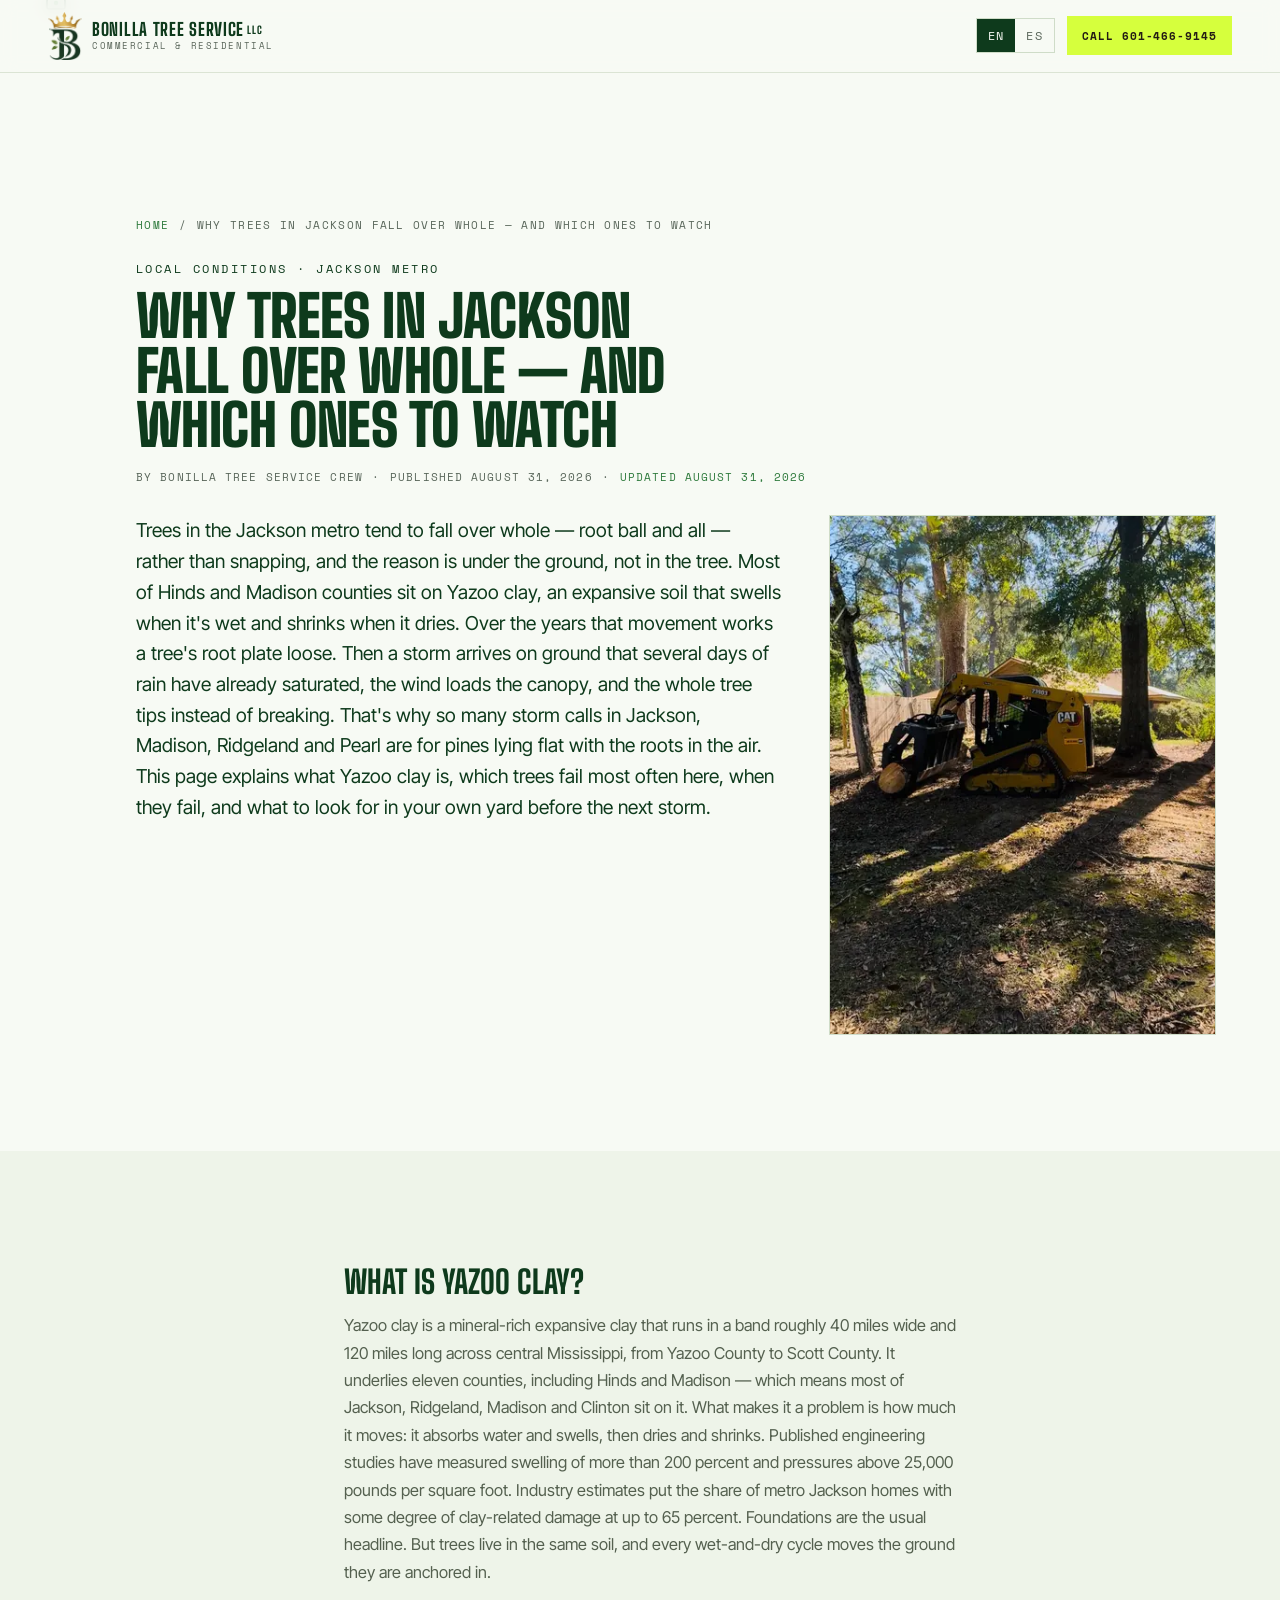
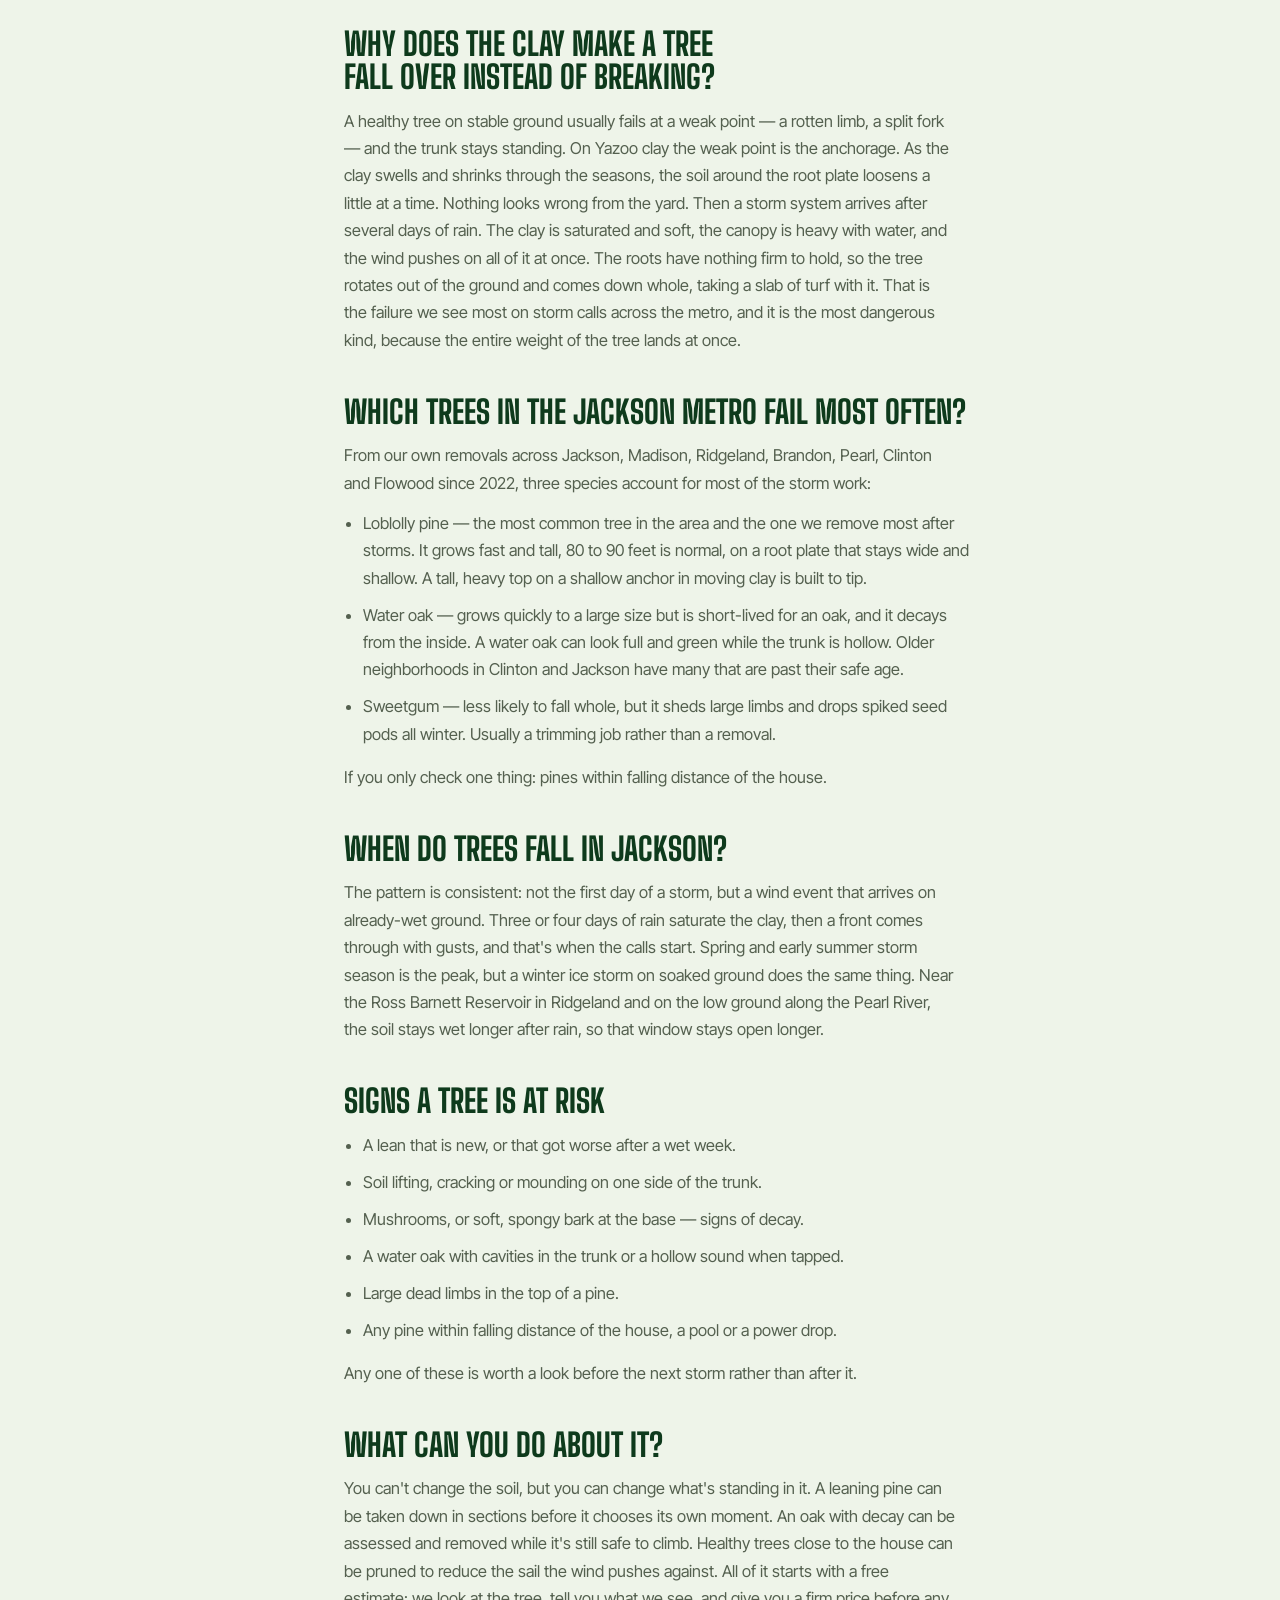
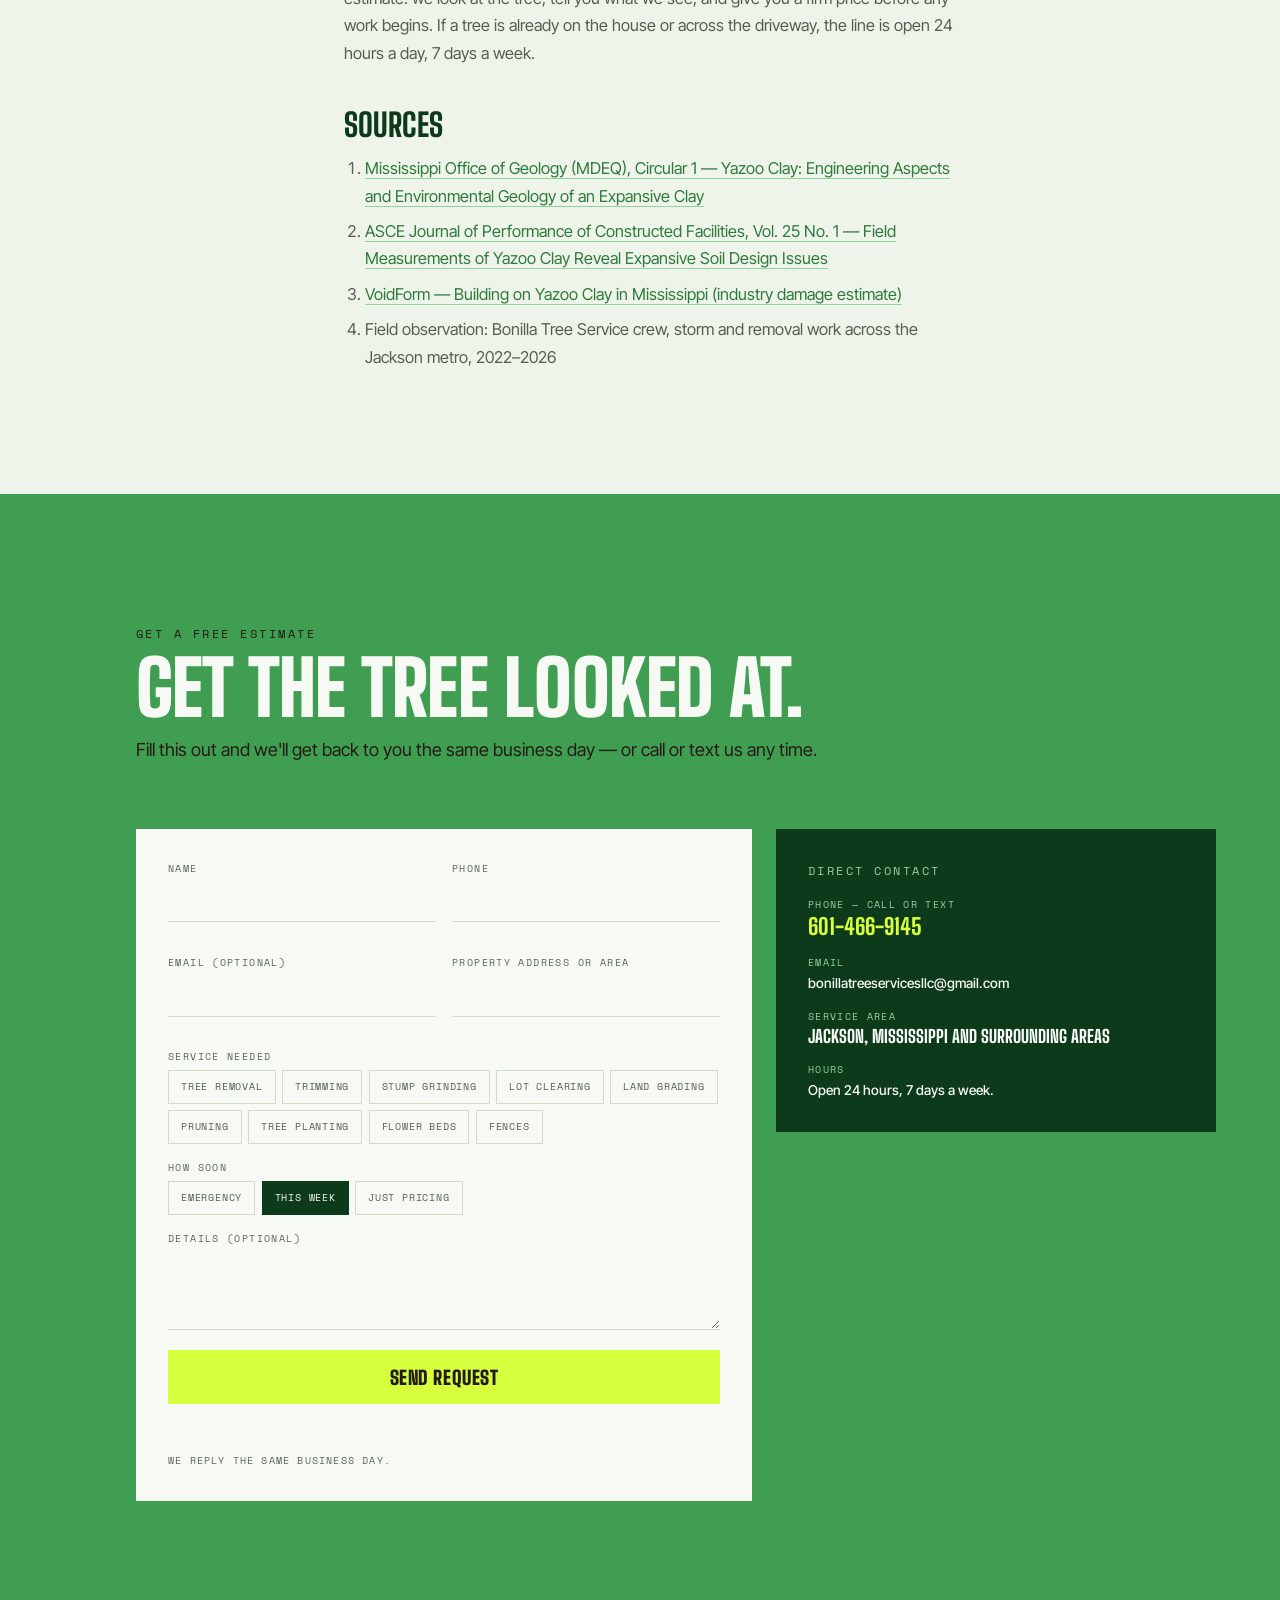
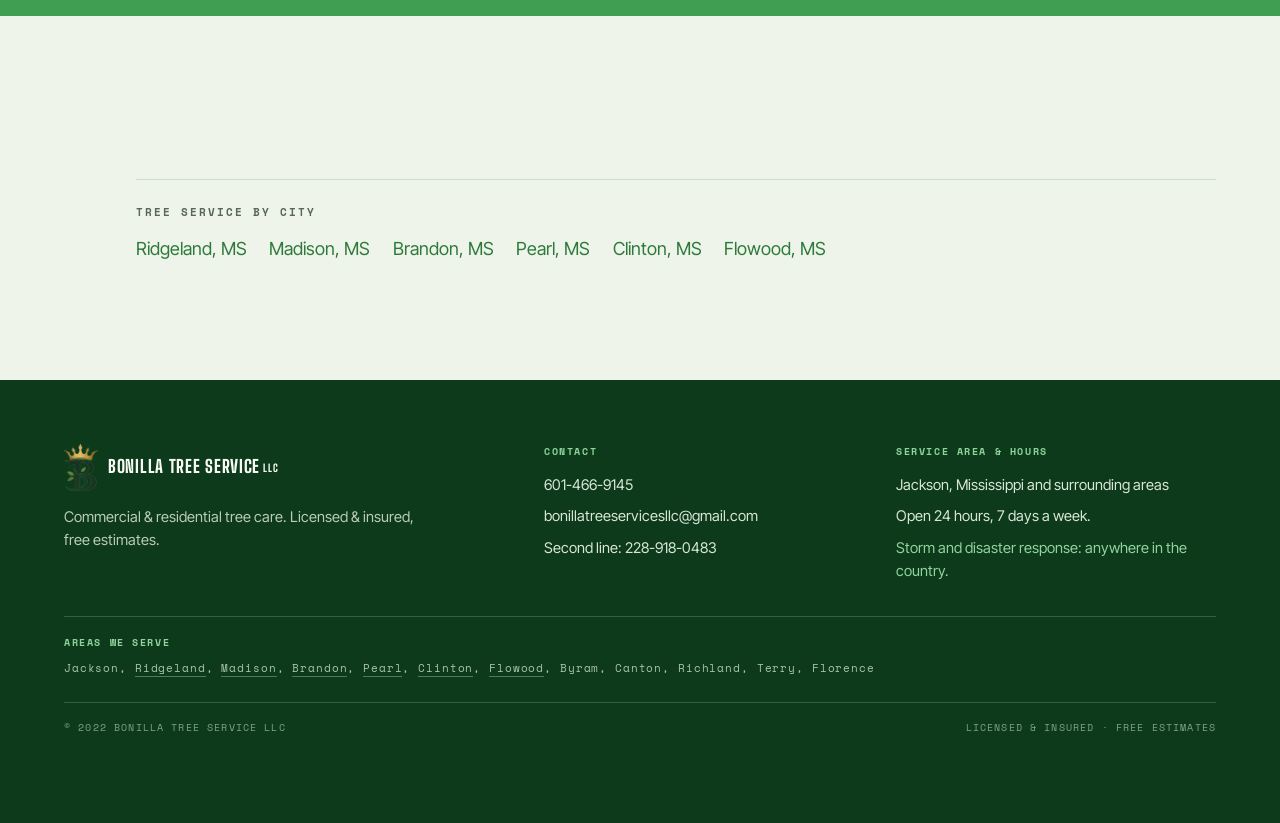
<file: why-trees-fall-in-jackson/index.html>
<!doctype html>
<html lang="en">
<head>
<meta charset="UTF-8">
<meta name="viewport" content="width=device-width, initial-scale=1">
<title>Why trees in Jackson fall over whole — and which ones to watch | Bonilla Tree Service LLC</title>
<meta name="description" content="Why trees in the Jackson, MS metro fall over whole: Yazoo clay loosens roots over time. Which species fail most, when, and the warning signs to check in your yard.">

<link rel="canonical" href="https://bonillatreeservicellc.com/why-trees-fall-in-jackson/">
<link rel="alternate" hreflang="en" href="https://bonillatreeservicellc.com/why-trees-fall-in-jackson/">
<link rel="alternate" hreflang="es" href="https://bonillatreeservicellc.com/why-trees-fall-in-jackson/?lang=es">
<link rel="alternate" hreflang="x-default" href="https://bonillatreeservicellc.com/why-trees-fall-in-jackson/">

<meta property="og:type" content="article">
<meta property="og:site_name" content="Bonilla Tree Service LLC">
<meta property="og:locale" content="en_US">
<meta property="og:locale:alternate" content="es_US">
<meta property="og:title" content="Why trees in Jackson fall over whole — and which ones to watch">
<meta property="og:description" content="Why trees in the Jackson, MS metro fall over whole: Yazoo clay loosens roots over time. Which species fail most, when, and the warning signs to check in your yard.">
<meta property="og:url" content="https://bonillatreeservicellc.com/why-trees-fall-in-jackson/">
<meta property="og:image" content="https://bonillatreeservicellc.com/assets/images/skidsteer-felled-pine-1600.jpg">
<meta property="article:published_time" content="2026-08-31">
<meta property="article:modified_time" content="2026-08-31">

<script type="application/ld+json">
{
  "@context": "https://schema.org",
  "@graph": [
    {
      "@type": "Article",
      "headline": "Why trees in Jackson fall over whole — and which ones to watch",
      "description": "Why trees in the Jackson, MS metro fall over whole: Yazoo clay loosens roots over time. Which species fail most, when, and the warning signs to check in your yard.",
      "url": "https://bonillatreeservicellc.com/why-trees-fall-in-jackson/",
      "mainEntityOfPage": "https://bonillatreeservicellc.com/why-trees-fall-in-jackson/",
      "inLanguage": "en",
      "datePublished": "2026-08-31",
      "dateModified": "2026-08-31",
      "image": [
        "https://bonillatreeservicellc.com/assets/images/skidsteer-felled-pine-1600.jpg"
      ],
      "author": {
        "@type": "Organization",
        "name": "Bonilla Tree Service crew",
        "url": "https://bonillatreeservicellc.com/"
      },
      "publisher": {
        "@type": "Organization",
        "name": "Bonilla Tree Service LLC",
        "url": "https://bonillatreeservicellc.com/",
        "logo": {
          "@type": "ImageObject",
          "url": "https://bonillatreeservicellc.com/assets/images/logo-mark.png"
        }
      },
      "about": [
        {
          "@type": "Thing",
          "name": "Yazoo clay"
        },
        {
          "@type": "Thing",
          "name": "Tree removal"
        },
        {
          "@type": "Place",
          "name": "Jackson, Mississippi"
        }
      ],
      "citation": [
        "https://geology.deq.ms.gov/Publications/Circulars/Circular0001/MGS_CR0001.pdf",
        "https://ascelibrary.org/doi/10.1061/%28ASCE%29CF.1943-5509.0000069",
        "https://voidform.com/soil-education/building-on-yazoo-clay-in-mississippi-and-beyond/"
      ]
    },
    {
      "@type": "BreadcrumbList",
      "itemListElement": [
        {
          "@type": "ListItem",
          "position": 1,
          "name": "Home",
          "item": "https://bonillatreeservicellc.com/"
        },
        {
          "@type": "ListItem",
          "position": 2,
          "name": "Why trees in Jackson fall over whole — and which ones to watch",
          "item": "https://bonillatreeservicellc.com/why-trees-fall-in-jackson/"
        }
      ]
    }
  ]
}
</script>

<link rel="icon" type="image/png" sizes="32x32" href="/assets/images/favicon-32.png">
<link rel="icon" type="image/png" sizes="64x64" href="/assets/images/favicon-64.png">
<link rel="apple-touch-icon" href="/assets/images/apple-touch-icon.png">

<link rel="preconnect" href="https://fonts.googleapis.com">
<link rel="preconnect" href="https://fonts.gstatic.com" crossorigin>
<link href="https://fonts.googleapis.com/css2?family=Big+Shoulders+Display:wght@600;700;800;900&family=Inter+Tight:wght@400;500;600;700&family=Space+Mono:wght@400;700&display=swap" rel="stylesheet">

<link rel="stylesheet" href="/assets/styles.css">
</head>
<body>
<a class="skip-link" href="#main" data-en="Skip to content" data-es="Saltar al contenido">Skip to content</a>

<div class="rope-rail" aria-hidden="true">
  <svg viewBox="0 0 40 100" preserveAspectRatio="none">
    <path class="rope-path" pathLength="1" d="M20 0 L20 100" />
  </svg>
  <div class="carabiner">
    <svg viewBox="0 0 24 24" fill="none" xmlns="http://www.w3.org/2000/svg">
      <path d="M12 3a5 5 0 0 0-5 5v3H5a2 2 0 0 0-2 2v6a2 2 0 0 0 2 2h14a2 2 0 0 0 2-2v-6a2 2 0 0 0-2-2h-2V8a5 5 0 0 0-5-5Z" stroke="#0E3A1C" stroke-width="1.5"/>
      <circle cx="12" cy="15" r="2.2" fill="#3F9E52"/>
    </svg>
  </div>
</div>

<header class="site-header">
  <a class="brand" href="/">
    <img class="brand-mark" src="/assets/images/logo-mark.png" width="351" height="499" alt="" aria-hidden="true">
    <span class="brand-word"><span class="brand-name">Bonilla Tree Service<span class="brand-llc">LLC</span></span>
      <small data-en="Commercial &amp; Residential" data-es="Comercial y Residencial">Commercial &amp; Residential</small>
    </span>
  </a>
  <div class="nav-actions">
    <div class="lang-toggle" data-lang-toggle role="group" aria-label="Language / Idioma">
      <button type="button" data-lang="en" aria-pressed="true">EN</button>
      <button type="button" data-lang="es" aria-pressed="false">ES</button>
    </div>
    <a class="btn nav-call" href="tel:+16014669145">
      <span data-en="Call 601-466-9145" data-es="Llamar 601-466-9145">Call 601-466-9145</span>
    </a>
  </div>
</header>

<main id="main">

<article>

<section class="section article-hero" data-rope-anchor>
  <div class="section-inner">
    <nav class="breadcrumb" aria-label="Breadcrumb">
      <a href="/" data-en="Home" data-es="Inicio">Home</a>
      <span aria-hidden="true">/</span>
      <span aria-current="page" data-en="Why trees in Jackson fall over whole — and which ones to watch" data-es="Por qué los árboles en Jackson se caen enteros — y cuáles vigilar">Why trees in Jackson fall over whole — and which ones to watch</span>
    </nav>
    <p class="eyebrow label" data-en="Local conditions · Jackson metro" data-es="Condiciones locales · Área de Jackson">Local conditions · Jackson metro</p>
    <h1 class="display" data-en="Why trees in Jackson fall over whole — and which ones to watch" data-es="Por qué los árboles en Jackson se caen enteros — y cuáles vigilar">Why trees in Jackson fall over whole — and which ones to watch</h1>
    <p class="byline">
      <span data-en="By Bonilla Tree Service crew" data-es="Por Bonilla Tree Service crew">By Bonilla Tree Service crew</span>
      <span aria-hidden="true">·</span>
      <span data-en="Published August 31, 2026" data-es="Publicado el 31 de agosto de 2026">Published August 31, 2026</span>
      <span aria-hidden="true">·</span>
      <time datetime="2026-08-31" data-en="Updated August 31, 2026" data-es="Actualizado el 31 de agosto de 2026">Updated August 31, 2026</time>
    </p>
    <div class="article-hero-grid">
      <p class="article-lead" data-en="Trees in the Jackson metro tend to fall over whole — root ball and all — rather than snapping, and the reason is under the ground, not in the tree. Most of Hinds and Madison counties sit on Yazoo clay, an expansive soil that swells when it's wet and shrinks when it dries. Over the years that movement works a tree's root plate loose. Then a storm arrives on ground that several days of rain have already saturated, the wind loads the canopy, and the whole tree tips instead of breaking. That's why so many storm calls in Jackson, Madison, Ridgeland and Pearl are for pines lying flat with the roots in the air. This page explains what Yazoo clay is, which trees fail most often here, when they fail, and what to look for in your own yard before the next storm." data-es="Los árboles en el área de Jackson tienden a caerse enteros — con todo y cepellón — en vez de quebrarse, y la razón está bajo la tierra, no en el árbol. Casi todo Hinds y Madison está sobre arcilla Yazoo, un suelo expansivo que se hincha cuando está mojado y se encoge cuando se seca. Con los años, ese movimiento va aflojando la base de raíces del árbol. Después llega una tormenta sobre tierra que varios días de lluvia ya saturaron, el viento carga la copa, y el árbol entero se voltea en vez de romperse. Por eso tantas llamadas de tormenta en Jackson, Madison, Ridgeland y Pearl son por pinos tirados con las raíces al aire. Esta página explica qué es la arcilla Yazoo, qué árboles fallan más aquí, cuándo fallan y qué revisar en su propio patio antes de la próxima tormenta.">Trees in the Jackson metro tend to fall over whole — root ball and all — rather than snapping, and the reason is under the ground, not in the tree. Most of Hinds and Madison counties sit on Yazoo clay, an expansive soil that swells when it's wet and shrinks when it dries. Over the years that movement works a tree's root plate loose. Then a storm arrives on ground that several days of rain have already saturated, the wind loads the canopy, and the whole tree tips instead of breaking. That's why so many storm calls in Jackson, Madison, Ridgeland and Pearl are for pines lying flat with the roots in the air. This page explains what Yazoo clay is, which trees fail most often here, when they fail, and what to look for in your own yard before the next storm.</p>
      <figure class="city-figure city-figure--hero">
        <picture>
          <source type="image/webp" srcset="/assets/images/skidsteer-felled-pine-800.webp">
          <img src="/assets/images/skidsteer-felled-pine-800.jpg" width="412" height="800" fetchpriority="high" decoding="async" alt="A felled loblolly pine being moved by skid steer after a storm in the Jackson metro" data-target-attr="alt" data-en="A felled loblolly pine being moved by skid steer after a storm in the Jackson metro" data-es="Un pino loblolly caído siendo movido con skid steer después de una tormenta en el área de Jackson">
        </picture>
      </figure>
    </div>
  </div>
</section>

<section class="section section--sage article-body" data-rope-anchor>
  <div class="section-inner">
    <h2 data-en="What is Yazoo clay?" data-es="¿Qué es la arcilla Yazoo?">What is Yazoo clay?</h2>
      <p  data-en="Yazoo clay is a mineral-rich expansive clay that runs in a band roughly 40 miles wide and 120 miles long across central Mississippi, from Yazoo County to Scott County. It underlies eleven counties, including Hinds and Madison — which means most of Jackson, Ridgeland, Madison and Clinton sit on it. What makes it a problem is how much it moves: it absorbs water and swells, then dries and shrinks. Published engineering studies have measured swelling of more than 200 percent and pressures above 25,000 pounds per square foot. Industry estimates put the share of metro Jackson homes with some degree of clay-related damage at up to 65 percent. Foundations are the usual headline. But trees live in the same soil, and every wet-and-dry cycle moves the ground they are anchored in." data-es="La arcilla Yazoo es una arcilla expansiva rica en minerales que corre en una franja de unas 40 millas de ancho por 120 de largo por el centro de Mississippi, del condado de Yazoo al de Scott. Está debajo de once condados, incluidos Hinds y Madison — o sea, casi todo Jackson, Ridgeland, Madison y Clinton están sobre ella. El problema es cuánto se mueve: absorbe agua y se hincha, después se seca y se encoge. Estudios de ingeniería publicados han medido hinchamientos de más del 200 por ciento y presiones por encima de 25,000 libras por pie cuadrado. Estimaciones de la industria calculan que hasta el 65 por ciento de las casas del metro de Jackson tienen algún daño relacionado con la arcilla. Los cimientos son el titular de siempre. Pero los árboles viven en el mismo suelo, y cada ciclo de mojado y seco mueve la tierra donde están anclados.">Yazoo clay is a mineral-rich expansive clay that runs in a band roughly 40 miles wide and 120 miles long across central Mississippi, from Yazoo County to Scott County. It underlies eleven counties, including Hinds and Madison — which means most of Jackson, Ridgeland, Madison and Clinton sit on it. What makes it a problem is how much it moves: it absorbs water and swells, then dries and shrinks. Published engineering studies have measured swelling of more than 200 percent and pressures above 25,000 pounds per square foot. Industry estimates put the share of metro Jackson homes with some degree of clay-related damage at up to 65 percent. Foundations are the usual headline. But trees live in the same soil, and every wet-and-dry cycle moves the ground they are anchored in.</p>

    <h2 data-en="Why does the clay make a tree fall over instead of breaking?" data-es="¿Por qué la arcilla hace que el árbol se voltee en vez de quebrarse?">Why does the clay make a tree fall over instead of breaking?</h2>
      <p  data-en="A healthy tree on stable ground usually fails at a weak point — a rotten limb, a split fork — and the trunk stays standing. On Yazoo clay the weak point is the anchorage. As the clay swells and shrinks through the seasons, the soil around the root plate loosens a little at a time. Nothing looks wrong from the yard. Then a storm system arrives after several days of rain. The clay is saturated and soft, the canopy is heavy with water, and the wind pushes on all of it at once. The roots have nothing firm to hold, so the tree rotates out of the ground and comes down whole, taking a slab of turf with it. That is the failure we see most on storm calls across the metro, and it is the most dangerous kind, because the entire weight of the tree lands at once." data-es="Un árbol sano en tierra firme normalmente falla por un punto débil — una rama podrida, una horqueta partida — y el tronco se queda de pie. Sobre arcilla Yazoo el punto débil es el anclaje. Conforme la arcilla se hincha y se encoge con las estaciones, la tierra alrededor de la base de raíces se va aflojando poco a poco. Desde el patio no se nota nada. Después llega un sistema de tormenta tras varios días de lluvia. La arcilla está saturada y blanda, la copa está pesada de agua, y el viento empuja todo eso a la vez. Las raíces no tienen nada firme de dónde agarrarse, así que el árbol gira fuera de la tierra y se viene entero, llevándose un pedazo de césped. Esa es la falla que más vemos en llamadas de tormenta por todo el metro, y es la más peligrosa, porque todo el peso del árbol cae de una vez.">A healthy tree on stable ground usually fails at a weak point — a rotten limb, a split fork — and the trunk stays standing. On Yazoo clay the weak point is the anchorage. As the clay swells and shrinks through the seasons, the soil around the root plate loosens a little at a time. Nothing looks wrong from the yard. Then a storm system arrives after several days of rain. The clay is saturated and soft, the canopy is heavy with water, and the wind pushes on all of it at once. The roots have nothing firm to hold, so the tree rotates out of the ground and comes down whole, taking a slab of turf with it. That is the failure we see most on storm calls across the metro, and it is the most dangerous kind, because the entire weight of the tree lands at once.</p>

    <h2 data-en="Which trees in the Jackson metro fail most often?" data-es="¿Qué árboles del área de Jackson fallan más seguido?">Which trees in the Jackson metro fail most often?</h2>
      <p  data-en="From our own removals across Jackson, Madison, Ridgeland, Brandon, Pearl, Clinton and Flowood since 2022, three species account for most of the storm work:" data-es="Por nuestros propios trabajos de remoción en Jackson, Madison, Ridgeland, Brandon, Pearl, Clinton y Flowood desde 2022, tres especies concentran casi todo el trabajo de tormenta:">From our own removals across Jackson, Madison, Ridgeland, Brandon, Pearl, Clinton and Flowood since 2022, three species account for most of the storm work:</p>
      <ul>
        <li  data-en="Loblolly pine — the most common tree in the area and the one we remove most after storms. It grows fast and tall, 80 to 90 feet is normal, on a root plate that stays wide and shallow. A tall, heavy top on a shallow anchor in moving clay is built to tip." data-es="Pino loblolly — el árbol más común de la zona y el que más removemos después de tormentas. Crece rápido y alto, 80 a 90 pies es normal, sobre una base de raíces ancha y superficial. Una copa alta y pesada sobre un anclaje superficial en arcilla que se mueve está hecha para voltearse.">Loblolly pine — the most common tree in the area and the one we remove most after storms. It grows fast and tall, 80 to 90 feet is normal, on a root plate that stays wide and shallow. A tall, heavy top on a shallow anchor in moving clay is built to tip.</li>
        <li  data-en="Water oak — grows quickly to a large size but is short-lived for an oak, and it decays from the inside. A water oak can look full and green while the trunk is hollow. Older neighborhoods in Clinton and Jackson have many that are past their safe age." data-es="Water oak (roble de agua) — crece rápido y se hace grande, pero vive poco para ser un roble, y se pudre desde adentro. Un water oak puede verse lleno y verde con el tronco hueco. Los vecindarios más viejos de Clinton y Jackson tienen muchos que ya pasaron su edad segura.">Water oak — grows quickly to a large size but is short-lived for an oak, and it decays from the inside. A water oak can look full and green while the trunk is hollow. Older neighborhoods in Clinton and Jackson have many that are past their safe age.</li>
        <li  data-en="Sweetgum — less likely to fall whole, but it sheds large limbs and drops spiked seed pods all winter. Usually a trimming job rather than a removal." data-es="Sweetgum (liquidámbar) — es menos probable que se caiga entero, pero suelta ramas grandes y deja caer bolas con púas todo el invierno. Normalmente es trabajo de poda, no de remoción.">Sweetgum — less likely to fall whole, but it sheds large limbs and drops spiked seed pods all winter. Usually a trimming job rather than a removal.</li>
      </ul>
      <p  data-en="If you only check one thing: pines within falling distance of the house." data-es="Si solo va a revisar una cosa: los pinos a distancia de caída de la casa.">If you only check one thing: pines within falling distance of the house.</p>

    <h2 data-en="When do trees fall in Jackson?" data-es="¿Cuándo se caen los árboles en Jackson?">When do trees fall in Jackson?</h2>
      <p  data-en="The pattern is consistent: not the first day of a storm, but a wind event that arrives on already-wet ground. Three or four days of rain saturate the clay, then a front comes through with gusts, and that's when the calls start. Spring and early summer storm season is the peak, but a winter ice storm on soaked ground does the same thing. Near the Ross Barnett Reservoir in Ridgeland and on the low ground along the Pearl River, the soil stays wet longer after rain, so that window stays open longer." data-es="El patrón es consistente: no el primer día de la tormenta, sino un evento de viento que llega sobre tierra ya mojada. Tres o cuatro días de lluvia saturan la arcilla, después pasa un frente con ráfagas, y ahí empiezan las llamadas. La temporada de tormentas de primavera e inicio de verano es el pico, pero una tormenta de hielo en invierno sobre tierra empapada hace lo mismo. Cerca del embalse Ross Barnett en Ridgeland y en el terreno bajo a lo largo del río Pearl, la tierra se queda mojada más tiempo después de llover, así que esa ventana se queda abierta más tiempo.">The pattern is consistent: not the first day of a storm, but a wind event that arrives on already-wet ground. Three or four days of rain saturate the clay, then a front comes through with gusts, and that's when the calls start. Spring and early summer storm season is the peak, but a winter ice storm on soaked ground does the same thing. Near the Ross Barnett Reservoir in Ridgeland and on the low ground along the Pearl River, the soil stays wet longer after rain, so that window stays open longer.</p>

    <h2 data-en="Signs a tree is at risk" data-es="Señales de que un árbol está en riesgo">Signs a tree is at risk</h2>
      <ul>
        <li  data-en="A lean that is new, or that got worse after a wet week." data-es="Una inclinación nueva, o que empeoró después de una semana de lluvia.">A lean that is new, or that got worse after a wet week.</li>
        <li  data-en="Soil lifting, cracking or mounding on one side of the trunk." data-es="Tierra levantada, agrietada o amontonada de un lado del tronco.">Soil lifting, cracking or mounding on one side of the trunk.</li>
        <li  data-en="Mushrooms, or soft, spongy bark at the base — signs of decay." data-es="Hongos, o corteza blanda y esponjosa en la base — señales de pudrición.">Mushrooms, or soft, spongy bark at the base — signs of decay.</li>
        <li  data-en="A water oak with cavities in the trunk or a hollow sound when tapped." data-es="Un water oak con huecos en el tronco o sonido hueco al golpearlo.">A water oak with cavities in the trunk or a hollow sound when tapped.</li>
        <li  data-en="Large dead limbs in the top of a pine." data-es="Ramas grandes secas en la punta de un pino.">Large dead limbs in the top of a pine.</li>
        <li  data-en="Any pine within falling distance of the house, a pool or a power drop." data-es="Cualquier pino a distancia de caída de la casa, la piscina o el cable eléctrico.">Any pine within falling distance of the house, a pool or a power drop.</li>
      </ul>
      <p  data-en="Any one of these is worth a look before the next storm rather than after it." data-es="Cualquiera de estas vale la pena revisarla antes de la próxima tormenta, no después.">Any one of these is worth a look before the next storm rather than after it.</p>

    <h2 data-en="What can you do about it?" data-es="¿Qué puede hacer al respecto?">What can you do about it?</h2>
      <p  data-en="You can't change the soil, but you can change what's standing in it. A leaning pine can be taken down in sections before it chooses its own moment. An oak with decay can be assessed and removed while it's still safe to climb. Healthy trees close to the house can be pruned to reduce the sail the wind pushes against. All of it starts with a free estimate: we look at the tree, tell you what we see, and give you a firm price before any work begins. If a tree is already on the house or across the driveway, the line is open 24 hours a day, 7 days a week." data-es="No puede cambiar el suelo, pero sí puede cambiar lo que está parado en él. Un pino inclinado se puede bajar por secciones antes de que él escoja su propio momento. Un roble con pudrición se puede evaluar y remover mientras todavía es seguro escalarlo. Los árboles sanos cerca de la casa se pueden podar para reducir la vela contra la que empuja el viento. Todo empieza con un estimado gratis: vemos el árbol, le decimos qué encontramos y le damos un precio firme antes de empezar cualquier trabajo. Si ya hay un árbol sobre la casa o atravesado en la entrada, la línea está abierta las 24 horas, los 7 días.">You can't change the soil, but you can change what's standing in it. A leaning pine can be taken down in sections before it chooses its own moment. An oak with decay can be assessed and removed while it's still safe to climb. Healthy trees close to the house can be pruned to reduce the sail the wind pushes against. All of it starts with a free estimate: we look at the tree, tell you what we see, and give you a firm price before any work begins. If a tree is already on the house or across the driveway, the line is open 24 hours a day, 7 days a week.</p>

    <h2 data-en="Sources" data-es="Fuentes">Sources</h2>
    <ol class="sources">
        <li><a href="https://geology.deq.ms.gov/Publications/Circulars/Circular0001/MGS_CR0001.pdf" rel="noopener" target="_blank">Mississippi Office of Geology (MDEQ), Circular 1 — Yazoo Clay: Engineering Aspects and Environmental Geology of an Expansive Clay</a></li>
        <li><a href="https://ascelibrary.org/doi/10.1061/%28ASCE%29CF.1943-5509.0000069" rel="noopener" target="_blank">ASCE Journal of Performance of Constructed Facilities, Vol. 25 No. 1 — Field Measurements of Yazoo Clay Reveal Expansive Soil Design Issues</a></li>
        <li><a href="https://voidform.com/soil-education/building-on-yazoo-clay-in-mississippi-and-beyond/" rel="noopener" target="_blank">VoidForm — Building on Yazoo Clay in Mississippi (industry damage estimate)</a></li>
        <li>Field observation: Bonilla Tree Service crew, storm and removal work across the Jackson metro, 2022–2026</li>
    </ol>
  </div>
</section>

<section class="section estimate" id="estimate" data-rope-anchor>
  <div class="section-inner">
    <div class="section-head">
      <p class="eyebrow label" data-en="Get a free estimate" data-es="Pide un estimado gratis">Get a free estimate</p>
      <h2 class="display mask-lines" style="font-size:var(--size-h2)">
        <span data-en="Get the tree looked at." data-es="Que revisen el árbol.">Get the tree looked at.</span>
      </h2>
      <p data-en="Fill this out and we'll get back to you the same business day — or call or text us any time." data-es="Llene esto y le respondemos el mismo día hábil — o llámenos o mándenos un texto a cualquier hora.">Fill this out and we'll get back to you the same business day — or call or text us any time.</p>
    </div>

    <div class="estimate-grid">
      <form class="estimate-form" id="estimate-form" novalidate>
        <div class="field-row">
          <div class="field">
            <label for="f-name" data-en="Name" data-es="Nombre">Name</label>
            <input id="f-name" name="name" type="text" autocomplete="name" required>
            <p class="field-error" data-error-for="name" role="alert"></p>
          </div>
          <div class="field">
            <label for="f-phone" data-en="Phone" data-es="Teléfono">Phone</label>
            <input id="f-phone" name="phone" type="tel" autocomplete="tel" required>
            <p class="field-error" data-error-for="phone" role="alert"></p>
          </div>
        </div>

        <div class="field-row">
          <div class="field">
            <label for="f-email" data-en="Email (optional)" data-es="Correo (opcional)">Email (optional)</label>
            <input id="f-email" name="email" type="email" autocomplete="email">
          </div>
          <div class="field">
            <label for="f-address" data-en="Property address or area" data-es="Dirección o zona">Property address or area</label>
            <input id="f-address" name="address" type="text" autocomplete="street-address" required>
            <p class="field-error" data-error-for="address" role="alert"></p>
          </div>
        </div>

        <div class="field">
          <span class="label" data-en="Service needed" data-es="Servicio que necesitas">Service needed</span>
          <div class="chip-group">
            <span class="chip"><input type="checkbox" id="s-removal" name="service" value="removal"><label for="s-removal" data-en="Tree removal" data-es="Remoción">Tree removal</label></span>
            <span class="chip"><input type="checkbox" id="s-trimming" name="service" value="trimming"><label for="s-trimming" data-en="Trimming" data-es="Poda">Trimming</label></span>
            <span class="chip"><input type="checkbox" id="s-stump" name="service" value="stump"><label for="s-stump" data-en="Stump grinding" data-es="Tocones">Stump grinding</label></span>
            <span class="chip"><input type="checkbox" id="s-lot" name="service" value="lot"><label for="s-lot" data-en="Lot clearing" data-es="Limpieza de terreno">Lot clearing</label></span>
            <span class="chip"><input type="checkbox" id="s-grading" name="service" value="grading"><label for="s-grading" data-en="Land grading" data-es="Nivelación">Land grading</label></span>
            <span class="chip"><input type="checkbox" id="s-pruning" name="service" value="pruning"><label for="s-pruning" data-en="Pruning" data-es="Poda estructural">Pruning</label></span>
            <span class="chip"><input type="checkbox" id="s-planting" name="service" value="planting"><label for="s-planting" data-en="Tree planting" data-es="Plantación">Tree planting</label></span>
            <span class="chip"><input type="checkbox" id="s-flowerbeds" name="service" value="flowerbeds"><label for="s-flowerbeds" data-en="Flower beds" data-es="Arriates">Flower beds</label></span>
            <span class="chip"><input type="checkbox" id="s-fences" name="service" value="fences"><label for="s-fences" data-en="Fences" data-es="Cercas">Fences</label></span>
          </div>
        </div>

        <div class="field">
          <span class="label" data-en="How soon" data-es="Qué tan pronto">How soon</span>
          <div class="radio-row">
            <span class="chip"><input type="radio" id="u-emergency" name="urgency" value="emergency"><label for="u-emergency" data-en="Emergency" data-es="Emergencia">Emergency</label></span>
            <span class="chip"><input type="radio" id="u-week" name="urgency" value="week" checked><label for="u-week" data-en="This week" data-es="Esta semana">This week</label></span>
            <span class="chip"><input type="radio" id="u-pricing" name="urgency" value="pricing"><label for="u-pricing" data-en="Just pricing" data-es="Solo precios">Just pricing</label></span>
          </div>
        </div>

        <div class="field">
          <label for="f-details" data-en="Details (optional)" data-es="Detalles (opcional)">Details (optional)</label>
          <textarea id="f-details" name="details" rows="3"></textarea>
        </div>

        <div class="estimate-actions">
          <button type="submit" class="btn btn--hivis btn--block" id="estimate-submit">
            <span data-en="Send request" data-es="Enviar solicitud">Send request</span>
          </button>
        </div>
        <p class="form-status" id="form-status" role="status" aria-live="polite"></p>
        <p class="estimate-note" data-en="We reply the same business day." data-es="Le respondemos el mismo día hábil.">We reply the same business day.</p>

        <div class="confirm-state" id="confirm-state">
          <h3 data-en="Message ready" data-es="Mensaje listo">Message ready</h3>
          <p data-en="If your email app didn't open, copy the message below and email it to us — or call or text 601-466-9145." data-es="Si su app de correo no se abrió, copie el mensaje de abajo y envíenoslo por correo — o llámenos o mándenos un texto al 601-466-9145.">If your email app didn't open, copy the message below and email it to us — or call or text 601-466-9145.</p>
          <p class="confirm-message label" style="white-space:pre-line;margin-top:1rem;text-transform:none;letter-spacing:0"></p>
          <button type="button" class="btn btn--outline confirm-copy-btn"
            data-label-en="Copy message" data-label-es="Copiar mensaje"
            data-copied-en="Copied" data-copied-es="Copiado"
            data-en="Copy message" data-es="Copiar mensaje">Copy message</button>
        </div>
      </form>

      <aside class="estimate-aside">
        <p class="eyebrow label" data-en="Direct contact" data-es="Contacto directo">Direct contact</p>
        <dl>
          <div>
            <dt data-en="Phone — call or text" data-es="Teléfono — llame o mande texto">Phone — call or text</dt>
            <dd><a href="tel:+16014669145" data-config="phone">601-466-9145</a></dd>
          </div>
          <div>
            <dt data-en="Email" data-es="Correo">Email</dt>
            <dd class="dd-small"><a href="mailto:bonillatreeservicesllc@gmail.com" data-config="email">bonillatreeservicesllc@gmail.com</a></dd>
          </div>
          <div>
            <dt data-en="Service area" data-es="Zona de servicio">Service area</dt>
            <dd style="font-size:1.1rem" data-config="area">Jackson, Mississippi and surrounding areas</dd>
          </div>
          <div>
            <dt data-en="Hours" data-es="Horario">Hours</dt>
            <dd class="dd-small" data-config="hours">Open 24 hours, 7 days a week.</dd>
          </div>
        </dl>
      </aside>
    </div>
  </div>
</section>

<section class="section section--sage" data-rope-anchor data-rope-end>
  <div class="section-inner">
    <div class="nearby">
      <h3 class="label" data-en="Tree service by city" data-es="Servicio de árboles por ciudad">Tree service by city</h3>
      <p>
          <a href="/tree-service-ridgeland-ms/">Ridgeland, MS</a>
          <a href="/tree-service-madison-ms/">Madison, MS</a>
          <a href="/tree-service-brandon-ms/">Brandon, MS</a>
          <a href="/tree-service-pearl-ms/">Pearl, MS</a>
          <a href="/tree-service-clinton-ms/">Clinton, MS</a>
          <a href="/tree-service-flowood-ms/">Flowood, MS</a>
      </p>
    </div>
  </div>
</section>

</article>

</main>

<footer class="site-footer">
  <div class="footer-grid">
    <div class="footer-brand">
      <a class="brand" href="/">
        <img class="brand-mark" src="/assets/images/logo-mark.png" width="351" height="499" alt="" aria-hidden="true">
        <span class="brand-word"><span class="brand-name">Bonilla Tree Service<span class="brand-llc">LLC</span></span></span>
      </a>
      <p data-en="Commercial &amp; residential tree care. Licensed &amp; insured, free estimates." data-es="Cuidado de árboles comercial y residencial. Con licencia y asegurados, estimados gratis.">Commercial &amp; residential tree care. Licensed &amp; insured, free estimates.</p>
    </div>
    <div class="footer-col">
      <h4 data-en="Contact" data-es="Contacto">Contact</h4>
      <ul>
        <li><a href="tel:+16014669145">601-466-9145</a></li>
        <li><a href="mailto:bonillatreeservicesllc@gmail.com">bonillatreeservicesllc@gmail.com</a></li>
        <li><span data-en="Second line" data-es="Segunda línea">Second line</span>: <a href="tel:+12289180483" data-config="phone2">228-918-0483</a></li>
      </ul>
    </div>
    <div class="footer-col">
      <h4 data-en="Service area &amp; hours" data-es="Zona y horario">Service area &amp; hours</h4>
      <ul>
        <li data-config="area">Jackson, Mississippi and surrounding areas</li>
        <li data-config="hours">Open 24 hours, 7 days a week.</li>
        <li class="footer-storm" data-en="Storm and disaster response: anywhere in the country." data-es="Respuesta a tormentas y desastres: a cualquier parte del país.">Storm and disaster response: anywhere in the country.</li>
      </ul>
    </div>
  </div>
  <div class="footer-areas">
    <h4 data-en="Areas we serve" data-es="Zonas que atendemos">Areas we serve</h4>
    <!-- Static on purpose: six of these link to their own service-area page and
         this is the crawl path from the homepage to them, so it must not depend
         on JS running. Keep in sync with data/cities.js — check-seo.js enforces
         it. Jackson has no link because the homepage IS the Jackson page. -->
    <p class="footer-areas-list">Jackson,
      <a href="/tree-service-ridgeland-ms/">Ridgeland</a>,
      <a href="/tree-service-madison-ms/">Madison</a>,
      <a href="/tree-service-brandon-ms/">Brandon</a>,
      <a href="/tree-service-pearl-ms/">Pearl</a>,
      <a href="/tree-service-clinton-ms/">Clinton</a>,
      <a href="/tree-service-flowood-ms/">Flowood</a>,
      Byram, Canton, Richland, Terry, Florence</p>
  </div>
  <div class="footer-bottom">
    <span>© <span data-config="founded">2022</span> Bonilla Tree Service LLC</span>
    <span data-en="Licensed &amp; insured · Free estimates" data-es="Con licencia y asegurados · Estimados gratis">Licensed &amp; insured · Free estimates</span>
  </div>
</footer>

<nav class="mobile-bar" aria-label="Quick contact">
  <a href="tel:+16014669145">
    <span data-en="Call" data-es="Llamar">Call</span>
  </a>
  <a href="sms:+16014669145">
    <span data-en="Text" data-es="Texto">Text</span>
  </a>
</nav>

<script src="/assets/app.js" defer></script>
</body>
</html>
</file>
<file: assets/styles.css>
/* ============================================================================
   BONILLA TREE SERVICE — stylesheet
   Layout: the original "field notebook" build (signature rigging rope,
   fullscreen parallax hero, slab service cards, masonry gallery).
   Skin: the "Árbol vivo" palette from Claude Design turn 03 — light ground,
   leaf green as the working color, pine anchoring blocks, bark only as ink,
   hivis strictly for CTAs/focus/active.
   Sections:
     1. Tokens   2. Base   3. Rope   4. Header   5. Hero   6. Sections
     7. Slabs    8. Steps  9. Masonry  10. Why cards  11. Estimate
     12. Footer  13. FAB + mobile bar  14. Lightbox  15. Reveals
     16. Reduced motion  17. Desktop layout
   ========================================================================== */

/* ---------- 1. TOKENS ------------------------------------------------------ */
:root {
  --pine: #0e3a1c;
  --leaf: #3f9e52;
  --sprout: #8fd49b;
  --sage: #eef4e9;
  --paper: #f7faf4;
  --hivis: #d6ff3d;
  --bark: #241c14;
  --line: #cfdcc8;
  --ink-soft: #54604f;
  /* ink-muted and leaf-ink are darkened text-only variants that clear
     WCAG AA (4.5:1) for small type on paper/sage — leaf itself only passes
     as a large-text or decorative color. */
  --ink-muted: #59665a;
  --leaf-ink: #2e7a3c;

  --font-display: "Big Shoulders Display", "Arial Narrow", sans-serif;
  --font-body: "Inter Tight", system-ui, sans-serif;
  --font-mono: "Space Mono", ui-monospace, monospace;

  --size-hero: clamp(3.25rem, 11vw, 8.5rem);
  --size-h2: clamp(2.5rem, 6.5vw, 4.75rem);
  --size-body: clamp(1.0625rem, 1.1vw + 0.8rem, 1.125rem);
  --size-label: 0.6875rem;

  --space-section: clamp(4rem, 9vw, 8rem);
  --space-gutter: clamp(1.25rem, 4vw, 3rem);
  --rope-gutter: clamp(2.5rem, 6vw, 4.5rem);

  --ease-reveal: cubic-bezier(0.16, 1, 0.3, 1);
  --dur-ui: 0.3s;
  --dur-reveal: 0.7s;
}

/* ---------- 2. BASE -------------------------------------------------------- */
*,
*::before,
*::after {
  box-sizing: border-box;
}

html {
  scroll-behavior: smooth;
}

body {
  margin: 0;
  background: var(--paper);
  color: var(--pine);
  font-family: var(--font-body);
  font-size: var(--size-body);
  line-height: 1.6;
  -webkit-font-smoothing: antialiased;
}

img {
  max-width: 100%;
  display: block;
}

a {
  color: inherit;
}

h1,
h2,
h3,
h4,
p {
  margin: 0;
}

.display {
  font-family: var(--font-display);
  font-weight: 900;
  text-transform: uppercase;
  line-height: 0.88;
  letter-spacing: -0.01em;
}

.label {
  font-family: var(--font-mono);
  font-size: var(--size-label);
  letter-spacing: 0.18em;
  text-transform: uppercase;
}

:focus-visible {
  outline: 3px solid var(--hivis);
  outline-offset: 2px;
}

.skip-link {
  position: absolute;
  left: -100vw;
  top: 0;
  background: var(--hivis);
  color: var(--bark);
  padding: 0.75rem 1.25rem;
  font-family: var(--font-mono);
  font-size: 0.8rem;
  z-index: 100;
}

.skip-link:focus {
  left: 0;
}

/* ---------- 3. SIGNATURE ROPE ---------------------------------------------- */
/* Scroll-driven: the rope draws and the carabiner slides with scroll(root).
   Position is transform-only (never top/left). Hidden under 1100px. */
.rope-rail {
  display: none;
  position: fixed;
  top: 0;
  left: calc(var(--rope-gutter) / 2);
  width: 2.5rem;
  height: 100vh;
  z-index: 30;
  pointer-events: none;
}

@media (min-width: 1100px) {
  .rope-rail {
    display: block;
  }
}

.rope-rail svg {
  width: 100%;
  height: 100%;
}

.rope-path {
  fill: none;
  stroke: var(--leaf);
  stroke-width: 2.5;
  stroke-dasharray: 1;
  stroke-dashoffset: 1;
  animation: draw-rope linear;
  animation-timeline: scroll(root);
}

.rope-rail.is-slack .rope-path {
  stroke: color-mix(in srgb, var(--sprout) 75%, transparent);
}

@keyframes draw-rope {
  to {
    stroke-dashoffset: 0;
  }
}

.carabiner {
  position: absolute;
  left: 50%;
  top: 0;
  width: 1.5rem;
  height: 1.5rem;
  transform: translate(-50%, -50%);
  animation: slide-carabiner linear;
  animation-timeline: scroll(root);
}

@keyframes slide-carabiner {
  from {
    transform: translate(-50%, -50%);
  }
  to {
    transform: translate(-50%, calc(100vh - 50% - 1.5rem));
  }
}

.carabiner svg {
  width: 100%;
  height: 100%;
  filter: drop-shadow(0 2px 3px rgba(14, 58, 28, 0.3));
}

@supports not (animation-timeline: scroll()) {
  .rope-path {
    stroke-dashoffset: 0;
    animation: none;
  }

  .carabiner {
    animation: none;
    top: 50%;
  }
}

/* ---------- 4. HEADER ------------------------------------------------------ */
.site-header {
  position: sticky;
  top: 0;
  z-index: 40;
  display: flex;
  align-items: center;
  justify-content: space-between;
  gap: 1rem;
  padding: 0.75rem var(--space-gutter);
  background: color-mix(in srgb, var(--paper) 88%, transparent);
  backdrop-filter: blur(8px);
  border-bottom: 1px solid #dbe4d4;
  transition: box-shadow var(--dur-ui) ease;
}

.site-header.is-scrolled {
  box-shadow: 0 4px 18px rgba(14, 58, 28, 0.08);
}

.brand {
  display: flex;
  align-items: center;
  gap: 0.65rem;
  text-decoration: none;
}

.brand-mark {
  width: 2.1rem;
  height: auto;
  aspect-ratio: 351 / 499;
  flex-shrink: 0;
}

.brand-word {
  font-family: var(--font-display);
  font-weight: 800;
  font-size: 1.1rem;
  line-height: 0.95;
  letter-spacing: 0.04em;
  text-transform: uppercase;
  color: var(--pine);
  display: flex;
  flex-direction: column;
  gap: 0.2rem;
}

.brand-word small {
  font-family: var(--font-mono);
  font-weight: 400;
  font-size: 0.55rem;
  letter-spacing: 0.18em;
  color: var(--ink-muted);
}

/* Keep the wordmark on one line so "LLC" never strands on its own row. */
.brand-name {
  white-space: nowrap;
}

/* LLC rides small alongside the wordmark, the way it sits in the real
   logo — kept on the same line so it never strands on its own row. */
.brand-llc {
  font-size: 0.6em;
  margin-left: 0.3em;
  vertical-align: 0.12em;
  letter-spacing: 0.06em;
}

.nav-actions {
  display: flex;
  align-items: center;
  gap: 0.75rem;
}

.lang-toggle {
  display: flex;
  border: 1px solid var(--line);
}

.lang-toggle button {
  appearance: none;
  border: 0;
  background: transparent;
  color: var(--ink-muted);
  font-family: var(--font-mono);
  font-size: 0.72rem;
  letter-spacing: 0.1em;
  padding: 0.5rem 0.7rem;
  cursor: pointer;
  transition: background var(--dur-ui), color var(--dur-ui);
}

.lang-toggle button[aria-pressed="true"] {
  background: var(--pine);
  color: var(--paper);
}

.btn {
  display: inline-flex;
  align-items: center;
  justify-content: center;
  gap: 0.6rem;
  padding: 0.9rem 1.4rem;
  font-family: var(--font-body);
  font-weight: 600;
  font-size: 0.95rem;
  text-decoration: none;
  cursor: pointer;
  border: 1px solid transparent;
  transition: background var(--dur-ui), color var(--dur-ui), border-color var(--dur-ui), transform var(--dur-ui) var(--ease-reveal);
}

.btn--hivis {
  background: var(--hivis);
  color: var(--bark);
  font-family: var(--font-display);
  font-weight: 900;
  font-size: 1.2rem;
  letter-spacing: 0.03em;
  text-transform: uppercase;
}

.btn--hivis:hover {
  background: var(--pine);
  color: var(--hivis);
}

.btn--outline {
  border-color: var(--pine);
  color: var(--pine);
  background: transparent;
}

.btn--outline:hover {
  background: var(--pine);
  color: var(--paper);
}

/* ghost: for use on top of the hero photo */
.btn--ghost {
  border-color: rgba(247, 250, 244, 0.65);
  color: var(--paper);
  background: transparent;
}

.btn--ghost:hover {
  background: var(--paper);
  color: var(--pine);
  border-color: var(--paper);
}

.btn--block {
  width: 100%;
}

.nav-call {
  background: var(--hivis);
  border-color: var(--hivis);
  color: var(--bark);
  font-family: var(--font-mono);
  font-weight: 700;
  font-size: 0.7rem;
  letter-spacing: 0.08em;
  text-transform: uppercase;
  padding: 0.6rem 0.9rem;
  white-space: nowrap;
}

/* On phones the sticky bottom bar already carries Call/Text, so the header
   call button is redundant — hide it instead of letting it wrap or overflow. */
@media (max-width: 560px) {
  .nav-call {
    display: none;
  }

  .brand-word {
    font-size: 0.95rem;
  }
}

.nav-call:hover {
  background: var(--pine);
  border-color: var(--pine);
  color: var(--hivis);
}

/* ---------- 5. HERO -------------------------------------------------------- */
.hero {
  position: relative;
  min-height: 100svh;
  display: flex;
  flex-direction: column;
  justify-content: flex-end;
  overflow: hidden;
  color: var(--paper);
}

.hero-planes {
  position: absolute;
  inset: -4%;
}

.hero-plane {
  position: absolute;
  inset: 0;
  will-change: transform;
}

.hero-plane--sky {
  background: linear-gradient(180deg, var(--sage), var(--paper));
}

.hero-plane--main img {
  width: 100%;
  height: 100%;
  object-fit: cover;
}

.hero-scrim {
  position: absolute;
  inset: 0;
  background:
    linear-gradient(180deg, rgba(14, 58, 28, 0.1) 0%, rgba(14, 58, 28, 0.05) 45%, rgba(14, 58, 28, 0.82) 100%),
    linear-gradient(90deg, rgba(14, 58, 28, 0.45) 0%, transparent 55%);
}

.hero-content {
  position: relative;
  z-index: 2;
  padding: 0 var(--space-gutter) clamp(4.5rem, 10vh, 7rem);
  max-width: 60rem;
}

.hero-eyebrow {
  display: flex;
  align-items: center;
  gap: 0.6rem;
  color: var(--hivis);
  margin-bottom: 1.1rem;
}

.hero-eyebrow::before {
  content: "";
  width: 0.45rem;
  height: 0.45rem;
  background: var(--hivis);
}

.hero h1 {
  font-size: var(--size-hero);
  line-height: 0.85;
}

.reveal-line {
  display: block;
  overflow: hidden;
}

.reveal-line > span {
  display: inline-block;
  translate: 0 110%;
  animation: rise-in var(--dur-reveal) var(--ease-reveal) forwards;
}

.reveal-line:nth-child(2) > span {
  animation-delay: 0.12s;
}

@keyframes rise-in {
  to {
    translate: 0 0;
  }
}

.hero-sub {
  margin-top: 1.25rem;
  max-width: 34rem;
  color: rgba(247, 250, 244, 0.9);
}

.hero-ctas {
  display: flex;
  flex-wrap: wrap;
  gap: 0.75rem;
  margin-top: 1.75rem;
}

.trust-row {
  display: flex;
  flex-wrap: wrap;
  gap: 0.4rem;
  margin: 1.5rem 0 0;
  padding: 0;
  list-style: none;
}

.trust-row li {
  background: rgba(247, 250, 244, 0.14);
  border: 1px solid rgba(247, 250, 244, 0.3);
  backdrop-filter: blur(4px);
  font-family: var(--font-mono);
  font-size: 0.62rem;
  letter-spacing: 0.1em;
  text-transform: uppercase;
}

.trust-row li:not(:has(a)) {
  padding: 0.5rem 0.7rem;
}

/* The storm chip is a jump link to the emergency section — give it the
   whole chip as a target and a visible hover/focus state. */
.trust-row a {
  display: block;
  padding: 0.5rem 0.7rem;
  text-decoration: none;
  transition: background var(--dur-ui), color var(--dur-ui);
}

.trust-row a:hover,
.trust-row a:focus-visible {
  background: var(--hivis);
  color: var(--bark);
}

.scroll-cue {
  position: absolute;
  right: var(--space-gutter);
  bottom: 1.4rem;
  z-index: 2;
  font-family: var(--font-mono);
  font-size: 0.62rem;
  letter-spacing: 0.22em;
  text-transform: uppercase;
  color: rgba(247, 250, 244, 0.75);
  display: flex;
  align-items: center;
  gap: 0.6rem;
}

.scroll-cue::after {
  content: "";
  width: 1px;
  height: 2.25rem;
  background: linear-gradient(180deg, var(--hivis), transparent);
  animation: cue-drip 2.2s ease-in-out infinite;
}

@keyframes cue-drip {
  0%,
  100% {
    opacity: 0.35;
    transform: scaleY(0.6);
    transform-origin: top;
  }
  50% {
    opacity: 1;
    transform: scaleY(1);
  }
}

/* ---------- 6. SECTIONS ---------------------------------------------------- */
.section {
  padding: var(--space-section) var(--space-gutter);
}

.section--sage {
  background: var(--sage);
}

.section-inner {
  max-width: 72rem;
  margin-inline: auto;
}

@media (min-width: 1100px) {
  .section-inner {
    padding-left: var(--rope-gutter);
  }
}

.section-head {
  max-width: 46rem;
  margin-bottom: clamp(2rem, 6vw, 4rem);
}

/* Eyebrows label a whole section, so they sit a step above the 11px
   utility --size-label used for chips and captions. */
.eyebrow {
  font-size: 0.78rem;
  letter-spacing: 0.2em;
}

.section-head .eyebrow {
  color: var(--leaf-ink);
  margin-bottom: 0.7rem;
}

.section-head h2 {
  color: var(--pine);
}

.section-head > p {
  margin-top: 0.9rem;
  color: var(--ink-soft);
}

/* cut-line divider: a dashed "cut here" line that draws in on reveal */
.cut-line {
  height: 1px;
  margin-bottom: clamp(2rem, 5vw, 3.5rem);
  background: repeating-linear-gradient(90deg, var(--leaf) 0 10px, transparent 10px 18px);
  transform-origin: left;
  scale: 0 1;
  transition: scale 0.9s var(--ease-reveal);
}

.cut-line.is-visible {
  scale: 1 1;
}

/* ---------- STORM & EMERGENCY --------------------------------------------- */
/* Bark is the page's ink color, used as a surface only here and on the storm
   service card — that break in the paper/sage rhythm is what makes this
   section read as urgent without shouting. */
.storm {
  background: var(--bark);
  color: var(--paper);
}

.storm-grid {
  display: grid;
  gap: clamp(1.75rem, 4vw, 3rem);
  grid-template-columns: 1fr;
  align-items: center;
}

@media (min-width: 860px) {
  .storm-grid {
    grid-template-columns: 1.1fr 0.9fr;
  }
}

.storm-eyebrow {
  display: flex;
  align-items: center;
  gap: 0.6rem;
  color: var(--hivis);
  margin-bottom: 0.9rem;
}

/* Steady dot, not a blinking alarm — urgency without a distracting loop. */
.storm-eyebrow::before {
  content: "";
  width: 0.5rem;
  height: 0.5rem;
  border-radius: 50%;
  background: var(--hivis);
  flex-shrink: 0;
}

.storm-title {
  font-size: clamp(2.25rem, 5.5vw, 3.75rem);
  color: var(--paper);
}

.storm-sub {
  margin-top: 1.1rem;
  max-width: 42ch;
  color: #d8e6d6;
}

.storm-list-label {
  margin-top: 1.75rem;
  margin-bottom: 0.75rem;
  color: var(--sprout);
}

.storm-list {
  list-style: none;
  margin: 0;
  padding: 0;
  display: grid;
  gap: 0.65rem;
  max-width: 46ch;
}

.storm-list li {
  position: relative;
  padding-left: 1.6rem;
  font-size: 0.95rem;
  line-height: 1.5;
  color: var(--paper);
}

.storm-list li::before {
  content: "";
  position: absolute;
  left: 0;
  top: 0.55em;
  width: 0.6rem;
  height: 2px;
  background: var(--hivis);
}

.storm-actions {
  display: flex;
  flex-wrap: wrap;
  gap: 0.75rem;
  margin-top: 1.75rem;
}

/* Nationwide disaster travel: full-width block under the two-column grid.
   It answers the three questions a reader actually has — what kind of event,
   what the crew brings, what they do on site — instead of just claiming
   national coverage. */
.disaster {
  margin-top: clamp(2.5rem, 6vw, 4rem);
  padding-top: clamp(2rem, 5vw, 3rem);
  border-top: 1px solid rgba(247, 250, 244, 0.22);
}

.disaster-eyebrow {
  color: var(--hivis);
  margin-bottom: 0.75rem;
}

.disaster-title {
  font-size: clamp(1.75rem, 3.6vw, 2.5rem);
  color: var(--paper);
  max-width: 20ch;
}

.disaster-lede {
  margin-top: 1rem;
  max-width: 62ch;
  color: #d8e6d6;
}

.disaster-points {
  display: grid;
  gap: clamp(1.25rem, 3vw, 2rem);
  grid-template-columns: 1fr;
  margin-top: clamp(1.75rem, 4vw, 2.5rem);
}

@media (min-width: 760px) {
  .disaster-points {
    grid-template-columns: repeat(3, 1fr);
  }
}

.disaster-point {
  border-left: 2px solid var(--leaf);
  padding-left: 1rem;
}

.disaster-point .label {
  display: block;
  color: var(--sprout);
  margin-bottom: 0.5rem;
}

.disaster-point p:last-child {
  font-size: 0.92rem;
  line-height: 1.6;
  color: var(--paper);
}

.disaster-note {
  margin-top: clamp(1.75rem, 4vw, 2.5rem);
  max-width: 72ch;
  font-size: 0.88rem;
  line-height: 1.7;
  color: var(--sprout);
}

.storm-photo {
  aspect-ratio: 4 / 5;
  overflow: hidden;
}

.storm-photo img {
  width: 100%;
  height: 100%;
  object-fit: cover;
}

/* Services eyebrow: reads as the label of a numbered list. The rule and the
   trailing total echo the 01–09 markers on the cards below it. */
.services-eyebrow {
  display: flex;
  align-items: center;
  gap: 0.75rem;
  font-size: 0.78rem;
  letter-spacing: 0.22em;
}

.services-eyebrow::after {
  content: "";
  flex: 1;
  height: 1px;
  max-width: 8rem;
  background: repeating-linear-gradient(90deg, var(--leaf) 0 8px, transparent 8px 14px);
}

.services-count {
  order: 3;
  font-family: var(--font-mono);
  font-weight: 700;
  font-size: 0.78rem;
  letter-spacing: 0.08em;
  color: var(--leaf-ink);
}

/* ---------- ABOUT US ------------------------------------------------------- */
/* One dominant display headline; this kicker is a deliberately quiet mono
   caption underneath it, not a competing subhead. */
.about-kicker {
  color: var(--ink-muted);
  margin-top: 0.9rem;
}

.about-grid {
  display: grid;
  gap: clamp(1.5rem, 4vw, 3rem);
  grid-template-columns: 1fr;
  align-items: center;
  margin-bottom: clamp(2rem, 5vw, 3rem);
}

@media (min-width: 760px) {
  .about-grid {
    grid-template-columns: 1.15fr 0.85fr;
  }
}

.about-copy p {
  color: var(--ink-soft);
  max-width: 54ch;
}

.about-copy p + p {
  margin-top: 1.1rem;
}

.about-photo {
  aspect-ratio: 4 / 5;
  overflow: hidden;
}

.about-photo img {
  width: 100%;
  height: 100%;
  object-fit: cover;
}

/* Quiet qualitative marks under the cut-line — mono, no counters, no numbers */
.about-marks {
  display: flex;
  flex-wrap: wrap;
  gap: 0.75rem 2.5rem;
  margin-top: clamp(1.25rem, 3vw, 2rem);
}

.about-marks span {
  font-family: var(--font-mono);
  font-size: 0.68rem;
  letter-spacing: 0.16em;
  text-transform: uppercase;
  color: var(--ink-muted);
}

/* ---------- 7. SERVICES — slabs -------------------------------------------- */
.slab-grid {
  display: grid;
  gap: 1rem;
  grid-template-columns: 1fr;
}

@media (min-width: 640px) {
  .slab-grid {
    grid-template-columns: repeat(2, 1fr);
  }
}

@media (min-width: 1000px) {
  .slab-grid {
    grid-template-columns: repeat(3, 1fr);
  }
}

/* Nine cards: at the 2-column range the 9th would sit alone — let it span
   the full row so nothing looks stranded. At 3 columns 9 divides evenly. */
@media (min-width: 640px) and (max-width: 999px) {
  .slab:last-child {
    grid-column: 1 / -1;
  }
}

.slab {
  position: relative;
  background: #fff;
  border: 1px solid var(--line);
  opacity: 0;
  translate: 0 24px;
  transition:
    translate 0.6s var(--ease-reveal),
    opacity 0.6s var(--ease-reveal),
    border-color var(--dur-ui),
    box-shadow var(--dur-ui);
}

.slab.is-visible {
  opacity: 1;
  translate: 0 0;
}

.slab:hover {
  border-color: var(--leaf);
  box-shadow: 0 0.9rem 1.8rem rgba(14, 58, 28, 0.12);
}

/* the "live edge": a leaf gradient strip along the top of each slab */
.slab-edge {
  height: 0.4rem;
  background: linear-gradient(90deg, var(--leaf), var(--sprout));
  transform-origin: left;
  scale: 0 1;
  transition: scale 0.7s var(--ease-reveal) 0.15s;
}

.slab.is-visible .slab-edge {
  scale: 1 1;
}

.slab-face {
  padding: 1.4rem 1.4rem 1.6rem;
}

.slab-num {
  color: var(--leaf-ink);
  margin-bottom: 0.9rem;
}

.slab-name {
  font-family: var(--font-display);
  font-weight: 800;
  font-size: clamp(1.6rem, 4vw, 2rem);
  line-height: 0.9;
  text-transform: uppercase;
  color: var(--pine);
}

.slab-copy {
  margin-top: 0.7rem;
  font-size: 0.92rem;
  line-height: 1.55;
  color: var(--ink-soft);
}

/* ---------- 8. STEPS ------------------------------------------------------- */
.steps {
  display: grid;
  gap: 2rem;
  counter-reset: step;
}

@media (min-width: 760px) {
  .steps {
    grid-template-columns: repeat(3, 1fr);
  }
}

.step-index {
  font-family: var(--font-display);
  font-weight: 900;
  font-size: clamp(3rem, 8vw, 4.5rem);
  line-height: 1;
  color: var(--leaf);
  letter-spacing: 0;
}

.step h3 {
  font-family: var(--font-display);
  font-weight: 800;
  font-size: clamp(1.4rem, 4vw, 1.7rem);
  line-height: 0.95;
  text-transform: uppercase;
  color: var(--pine);
  margin-top: 0.5rem;
}

.step p {
  margin-top: 0.5rem;
  font-size: 0.95rem;
  color: var(--ink-soft);
  max-width: 26rem;
}

/* ---------- 9. GALLERY — masonry ------------------------------------------- */
.masonry {
  columns: 2;
  column-gap: clamp(0.75rem, 2vw, 1.25rem);
}

@media (min-width: 900px) {
  .masonry {
    columns: 3;
  }
}

.masonry-item {
  break-inside: avoid;
  margin-bottom: clamp(0.75rem, 2vw, 1.25rem);
  position: relative;
  overflow: hidden;
  cursor: zoom-in;
  opacity: 0;
  clip-path: inset(0 0 100% 0);
  transition: opacity 0.6s var(--ease-reveal), clip-path 0.7s var(--ease-reveal);
}

.masonry-item.is-visible {
  opacity: 1;
  clip-path: inset(0 0 0 0);
}

.masonry-item button {
  appearance: none;
  border: 0;
  padding: 0;
  background: none;
  cursor: zoom-in;
  width: 100%;
  display: block;
  text-align: left;
  font: inherit;
  color: inherit;
}

.masonry-item img {
  width: 100%;
  height: auto;
  display: block;
  transition: transform 0.7s var(--ease-reveal);
}

.masonry-item:hover img {
  transform: scale(1.04);
}

.masonry-caption {
  position: absolute;
  left: 0;
  right: 0;
  bottom: 0;
  padding: 1.6rem 0.8rem 0.6rem;
  background: linear-gradient(180deg, transparent, rgba(14, 58, 28, 0.85));
  color: var(--paper);
  font-family: var(--font-mono);
  font-size: 0.62rem;
  letter-spacing: 0.08em;
  text-transform: uppercase;
  opacity: 0;
  translate: 0 8px;
  transition: opacity var(--dur-ui) ease, translate var(--dur-ui) ease;
}

.masonry-item:hover .masonry-caption,
.masonry-item:focus-within .masonry-caption {
  opacity: 1;
  translate: 0 0;
}

@media (hover: none) {
  .masonry-caption {
    opacity: 1;
    translate: 0 0;
  }
}

/* ---------- 10. WHY BONILLA ------------------------------------------------ */
/* Centered lede: reads as a statement, not filler — larger than body copy,
   generous leading, capped at a comfortable measure. */
/* This section carries no other headline, so "Why Bonilla" is a real section
   title — sized between the eyebrows and the big display h2s so it leads the
   lede without out-shouting the section titles further down the page. */
.why-title {
  text-align: center;
  font-size: clamp(2.25rem, 5vw, 3.25rem);
  color: var(--pine);
  margin-bottom: 1.25rem;
}

.why-lede {
  font-size: clamp(1.0625rem, 0.95rem + 0.55vw, 1.375rem);
  line-height: 1.75;
  max-width: 68ch;
  margin: 0 auto clamp(2.25rem, 6vw, 3.5rem);
  text-align: center;
  color: var(--pine);
}

.why-cards {
  display: grid;
  gap: clamp(1rem, 3vw, 1.5rem);
  grid-template-columns: 1fr;
}

/* Three cards: 1 column on phones, all three across on wider screens */
@media (min-width: 760px) {
  .why-cards {
    grid-template-columns: repeat(3, 1fr);
  }
}

.why-card {
  background: #fff;
  border: 1px solid var(--line);
  overflow: hidden;
  opacity: 0;
  translate: 0 24px;
  transition:
    transform var(--dur-ui) var(--ease-reveal),
    box-shadow var(--dur-ui) var(--ease-reveal),
    border-color var(--dur-ui),
    opacity 0.6s var(--ease-reveal),
    translate 0.6s var(--ease-reveal);
}

.why-card.is-visible {
  opacity: 1;
  translate: 0 0;
}

.why-card:hover {
  transform: translateY(-4px);
  border-color: var(--leaf);
  box-shadow: 0 1rem 2rem rgba(14, 58, 28, 0.14);
}

.why-card-media {
  position: relative;
  aspect-ratio: 4 / 3;
  overflow: hidden;
}

.why-card-media img {
  width: 100%;
  height: 100%;
  object-fit: cover;
  transition: transform 0.7s var(--ease-reveal);
}

.why-card:hover .why-card-media img {
  transform: scale(1.04);
}

.why-card-media::after {
  content: "";
  position: absolute;
  inset: 0;
  background: linear-gradient(15deg, rgba(14, 58, 28, 0.5), transparent 45%);
}

.why-card-icon {
  position: absolute;
  left: 1rem;
  bottom: 1rem;
  z-index: 1;
  width: 2.75rem;
  height: 2.75rem;
  display: grid;
  place-items: center;
  background: var(--pine);
  color: var(--hivis);
  border-radius: 3px;
}

.why-card-icon svg {
  width: 1.6rem;
  height: 1.6rem;
}

.why-card-body {
  padding: 1.25rem 1.5rem 1.5rem;
}

.why-card-body h3 {
  font-family: var(--font-display);
  font-weight: 800;
  font-size: 1.4rem;
  line-height: 0.95;
  text-transform: uppercase;
  color: var(--pine);
}

.why-card-body p {
  margin-top: 0.5rem;
  font-size: 0.92rem;
  color: var(--ink-soft);
}

/* The linked cities in the footer's "Areas we serve" list. Underlined on hover
   only, so the list still reads as a list rather than a wall of links. */
.footer-areas-list a {
  color: inherit;
  text-decoration: none;
  border-bottom: 1px solid rgba(143, 212, 155, 0.45);
  transition: border-color var(--dur-ui), color var(--dur-ui);
}

.footer-areas-list a:hover {
  color: var(--sprout);
  border-bottom-color: var(--sprout);
}

/* ---------- 10a. SERVICE-AREA PAGES ---------------------------------------- */
/* Only used by the generated /tree-service-<city>-ms/ pages. They reuse the
   homepage's header, footer, sections and buttons; this block is just the few
   pieces those pages need that the homepage has no equivalent for. */
.city-hero {
  padding-top: clamp(6rem, 12vw, 9rem);
}

.breadcrumb {
  display: flex;
  align-items: center;
  gap: 0.6rem;
  margin-bottom: 1.5rem;
  font-family: var(--font-mono);
  font-size: var(--size-label);
  letter-spacing: 0.12em;
  text-transform: uppercase;
  color: var(--ink-muted);
}

.breadcrumb a {
  color: var(--leaf-ink);
  text-decoration: none;
  border-bottom: 1px solid transparent;
  transition: border-color var(--dur-ui);
}

.breadcrumb a:hover {
  border-bottom-color: var(--leaf);
}

.city-hero h1 {
  font-size: clamp(2.6rem, 7vw, 4.4rem);
  line-height: 0.92;
  text-transform: uppercase;
  color: var(--pine);
  margin-top: 0.6rem;
  text-wrap: balance;
}

.city-lead {
  margin-top: 1.4rem;
  max-width: 44rem;
  font-size: clamp(1.02rem, 2.4vw, 1.18rem);
  line-height: 1.6;
  color: var(--ink-soft);
}

.city-note {
  max-width: 46rem;
  font-size: 1rem;
  line-height: 1.65;
  color: var(--ink-soft);
}

/* Hero: copy on the left, a real job photo on the right. Without the photo the
   hero was mostly empty space above the fold and the page read as unfinished. */
.city-hero-grid {
  display: grid;
  gap: 2.5rem;
}

@media (min-width: 900px) {
  .city-hero-grid {
    grid-template-columns: 1.1fr 0.9fr;
    align-items: center;
    gap: 3.5rem;
  }
}

.city-figure {
  margin: 0;
}

.city-figure img {
  display: block;
  width: 100%;
  height: auto;
  border: 1px solid var(--line);
}

.city-figure--hero img {
  max-height: 520px;
  object-fit: cover;
}

/* On bark, small text needs the light ink or it drops under AA. */
.storm .city-note {
  color: var(--sage);
}

.city-cta {
  display: flex;
  flex-wrap: wrap;
  gap: 0.85rem;
  margin-top: 2rem;
}

.city-chips {
  display: flex;
  flex-wrap: wrap;
  gap: 0.5rem;
  margin-top: 2rem;
  padding: 0;
  list-style: none;
}

.city-chips li {
  padding: 0.45rem 0.85rem;
  border: 1px solid var(--line);
  border-radius: 999px;
  color: var(--ink-muted);
}

.city-services {
  display: grid;
  gap: 1.5rem;
}

@media (min-width: 700px) {
  .city-services {
    grid-template-columns: repeat(2, 1fr);
  }
}

.city-service {
  padding: 1.5rem;
  border: 1px solid var(--line);
  background: var(--paper);
  transition: border-color var(--dur-ui), translate var(--dur-ui) var(--ease-reveal);
}

.city-service:hover {
  border-color: var(--leaf);
  translate: 0 -3px;
}

.city-service h3 {
  font-family: var(--font-display);
  font-weight: 800;
  font-size: 1.25rem;
  line-height: 1;
  text-transform: uppercase;
  color: var(--pine);
}

.city-service p {
  margin-top: 0.6rem;
  font-size: 0.94rem;
  line-height: 1.55;
  color: var(--ink-soft);
}

.city-more {
  margin-top: 2rem;
}

.city-more a {
  font-family: var(--font-mono);
  font-size: var(--size-label);
  letter-spacing: 0.12em;
  text-transform: uppercase;
  color: var(--leaf-ink);
  border-bottom: 1px solid var(--leaf);
  padding-bottom: 2px;
  text-decoration: none;
}

.nearby {
  margin-top: 3rem;
  padding-top: 1.5rem;
  border-top: 1px solid var(--line);
}

.nearby h3 {
  color: var(--ink-muted);
  margin-bottom: 0.8rem;
}

.nearby p {
  display: flex;
  flex-wrap: wrap;
  gap: 0.4rem 1.4rem;
}

.nearby a {
  color: var(--leaf-ink);
  text-decoration: none;
  border-bottom: 1px solid transparent;
  transition: border-color var(--dur-ui);
}

.nearby a:hover {
  border-bottom-color: var(--leaf);
}

/* ---------- 10a-ii. AT A GLANCE (homepage) --------------------------------- */
/* A compact fact block under the "Why Bonilla" lede. It exists for machines
   as much as people: AI answers are pulled from the first third of a page,
   and they lift self-contained, factual statements — so the facts a customer
   asks about most sit here, plainly labelled, above the fold of the section. */
.glance {
  display: grid;
  grid-template-columns: repeat(auto-fit, minmax(10.5rem, 1fr));
  gap: 0.9rem 1.5rem;
  margin: 1.8rem 0 0;
  padding: 1.4rem 0 0;
  border-top: 1px solid var(--line);
}

.glance > div { display: grid; gap: 0.15rem; }

.glance dt {
  font-family: var(--font-mono);
  font-size: var(--size-label);
  letter-spacing: 0.12em;
  text-transform: uppercase;
  color: var(--ink-muted);
}

.glance dd {
  margin: 0;
  font-weight: 600;
  color: var(--pine);
  font-size: 1rem;
  line-height: 1.35;
}

.glance-updated {
  margin-top: 1rem;
  font-family: var(--font-mono);
  font-size: var(--size-label);
  letter-spacing: 0.1em;
  text-transform: uppercase;
  color: var(--ink-muted);
}

/* ---------- 10a-iii. ARTICLES ----------------------------------------------- */
/* Long-form pages generated from data/articles.js. They borrow the city-page
   hero pieces (breadcrumb, .city-figure) and add reading-measure typography. */
.article-hero { padding-top: clamp(6rem, 12vw, 9rem); }

.article-hero h1 {
  font-size: clamp(2.2rem, 6vw, 3.6rem);
  line-height: 0.95;
  text-transform: uppercase;
  color: var(--pine);
  margin-top: 0.6rem;
  max-width: 22ch;
  text-wrap: balance;
}

.byline {
  display: flex;
  flex-wrap: wrap;
  gap: 0.45rem 0.6rem;
  margin: 1rem 0 0;
  font-family: var(--font-mono);
  font-size: var(--size-label);
  letter-spacing: 0.1em;
  text-transform: uppercase;
  color: var(--ink-muted);
}

.byline time { color: var(--leaf-ink); }

.article-hero-grid {
  display: grid;
  gap: 2rem;
  margin-top: 1.8rem;
}

@media (min-width: 900px) {
  .article-hero-grid {
    grid-template-columns: 1.25fr 0.75fr;
    align-items: start;
    gap: 3rem;
  }
}

.article-lead {
  font-size: clamp(1.05rem, 2.3vw, 1.2rem);
  line-height: 1.6;
  color: var(--ink);
  max-width: 60ch;
}

.article-body .section-inner { max-width: 46rem; }

.article-body h2 {
  font-family: var(--font-display);
  font-weight: 800;
  font-size: clamp(1.5rem, 3.6vw, 2rem);
  line-height: 1.05;
  text-transform: uppercase;
  color: var(--pine);
  margin: 2.6rem 0 0.8rem;
  text-wrap: balance;
}

.article-body h2:first-child { margin-top: 0; }

.article-body p,
.article-body li {
  font-size: 1.02rem;
  line-height: 1.68;
  color: var(--ink-soft);
  max-width: 68ch;
}

.article-body p + p { margin-top: 1rem; }

.article-body ul {
  margin: 0.8rem 0 1rem;
  padding-left: 1.2rem;
}

.article-body li { margin-bottom: 0.6rem; }

.sources {
  margin: 0.8rem 0 0;
  padding-left: 1.3rem;
  font-size: 0.9rem;
  line-height: 1.55;
  color: var(--ink-muted);
}

.sources li { margin-bottom: 0.5rem; }

.sources a {
  color: var(--leaf-ink);
  text-decoration: none;
  border-bottom: 1px solid var(--sprout);
}

.sources a:hover { border-bottom-color: var(--leaf); }

/* A "read more" link inside an FAQ answer, styled like the city pages' .city-more. */
.faq-link { margin-top: 0.7rem; }

.faq-link a {
  font-family: var(--font-mono);
  font-size: var(--size-label);
  letter-spacing: 0.12em;
  text-transform: uppercase;
  color: var(--leaf-ink);
  border-bottom: 1px solid var(--leaf);
  padding-bottom: 2px;
  text-decoration: none;
}

/* ---------- 10b. FAQ ------------------------------------------------------- */
/* Native <details>, so it works with no JS and stays keyboard-operable. The
   questions are full sentences, so they stay in the body font — the uppercase
   display face used for headings would shout at this length. */
.faq-list {
  max-width: 52rem;
  border-top: 1px solid var(--line);
}

.faq-item {
  border-bottom: 1px solid var(--line);
}

.faq-item summary {
  display: flex;
  align-items: flex-start;
  justify-content: space-between;
  gap: 1.5rem;
  padding: 1.15rem 0;
  cursor: pointer;
  list-style: none;
  font-weight: 600;
  font-size: clamp(1rem, 2.2vw, 1.08rem);
  line-height: 1.35;
  color: var(--pine);
  transition: color var(--dur-ui);
}

/* Safari still paints its own disclosure triangle without this. */
.faq-item summary::-webkit-details-marker {
  display: none;
}

.faq-item summary:hover {
  color: var(--leaf-ink);
}

.faq-item summary:focus-visible {
  outline: 2px solid var(--leaf);
  outline-offset: 3px;
}

/* A "+" rotated 45° into an "×" — one glyph, so the state change animates
   instead of snapping the way a content swap would. */
.faq-item summary::after {
  content: "+";
  flex: none;
  font-family: var(--font-display);
  font-weight: 700;
  font-size: 1.5rem;
  line-height: 1;
  color: var(--leaf);
  transition: rotate var(--dur-ui) var(--ease-reveal);
}

.faq-item[open] summary::after {
  rotate: 45deg;
}

.faq-item p {
  padding: 0 0 1.35rem;
  max-width: 44rem;
  font-size: 0.97rem;
  line-height: 1.6;
  color: var(--ink-soft);
}

/* ---------- 11. ESTIMATE --------------------------------------------------- */
.estimate {
  background: var(--leaf);
}

/* On the leaf background, small text needs bark ink to clear AA (≈5:1);
   the huge display h2 passes as large text in paper. */
.estimate .section-head .eyebrow {
  color: var(--bark);
}

.estimate .section-head h2 {
  color: var(--paper);
}

.estimate .section-head > p {
  color: var(--bark);
}

.estimate-grid {
  display: grid;
  gap: 1.5rem;
}

@media (min-width: 900px) {
  .estimate-grid {
    grid-template-columns: 1.4fr 1fr;
    align-items: start;
  }
}

.estimate-form {
  background: var(--paper);
  padding: clamp(1.25rem, 3.5vw, 2rem);
}

.field {
  display: flex;
  flex-direction: column;
  gap: 0.3rem;
  margin-bottom: 1rem;
}

.field label,
.field .label {
  font-family: var(--font-mono);
  font-size: 0.62rem;
  letter-spacing: 0.14em;
  text-transform: uppercase;
  color: var(--ink-muted);
}

.field input,
.field textarea {
  border: 0;
  border-bottom: 1px solid var(--line);
  background: transparent;
  padding: 0.65rem 0.1rem;
  font-family: var(--font-body);
  font-size: 0.95rem;
  color: var(--pine);
  transition: border-color var(--dur-ui);
}

.field input:focus,
.field textarea:focus {
  outline: none;
  border-bottom-color: var(--leaf);
}

.field-row {
  display: grid;
  gap: 0 1rem;
}

@media (min-width: 640px) {
  .field-row {
    grid-template-columns: 1fr 1fr;
  }
}

.field-error {
  color: #9c2f2f;
  font-size: 0.75rem;
  min-height: 1em;
}

.field.has-error input {
  border-bottom-color: #9c2f2f;
}

.chip-group,
.radio-row {
  display: flex;
  flex-wrap: wrap;
  gap: 0.4rem;
}

.chip {
  position: relative;
}

.chip input {
  position: absolute;
  opacity: 0;
  inset: 0;
}

.chip label {
  display: inline-block;
  border: 1px solid var(--line);
  padding: 0.5rem 0.75rem;
  font-family: var(--font-mono);
  font-size: 0.62rem;
  letter-spacing: 0.08em;
  text-transform: uppercase;
  color: var(--ink-soft);
  cursor: pointer;
  transition: background var(--dur-ui), color var(--dur-ui), border-color var(--dur-ui);
}

.chip input:checked + label {
  background: var(--pine);
  border-color: var(--pine);
  color: var(--paper);
}

.chip input:focus-visible + label {
  outline: 3px solid var(--hivis);
  outline-offset: 2px;
}

.estimate-actions {
  display: flex;
  flex-direction: column;
  gap: 0.6rem;
  margin-top: 1.25rem;
}

.form-status {
  margin-top: 0.9rem;
  font-size: 0.9rem;
  font-weight: 600;
  min-height: 1.4em;
}

.form-status--ok {
  color: var(--pine);
}

.form-status--error {
  color: #9c2f2f;
}

.btn.is-loading {
  opacity: 0.65;
  pointer-events: none;
}

.estimate-note {
  margin-top: 0.9rem;
  font-family: var(--font-mono);
  font-size: 0.62rem;
  letter-spacing: 0.12em;
  text-transform: uppercase;
  color: var(--ink-muted);
}

.confirm-state {
  display: none;
  margin-top: 1.25rem;
  border-top: 1px solid var(--line);
  padding-top: 1.25rem;
}

.confirm-state.is-visible {
  display: block;
}

.confirm-state h3 {
  font-family: var(--font-display);
  font-weight: 800;
  text-transform: uppercase;
  font-size: 1.4rem;
  color: var(--pine);
}

.confirm-state p {
  font-size: 0.9rem;
  color: var(--ink-soft);
  margin-top: 0.4rem;
}

.confirm-state .confirm-message {
  color: var(--pine) !important;
}

.confirm-copy-btn {
  margin-top: 0.9rem;
}

.estimate-aside {
  background: var(--pine);
  padding: clamp(1.25rem, 3.5vw, 2rem);
  color: var(--paper);
}

.estimate-aside .eyebrow {
  color: var(--sprout);
  margin-bottom: 1rem;
}

.estimate-aside dl {
  margin: 0;
  display: flex;
  flex-direction: column;
  gap: 1rem;
}

.estimate-aside dt {
  font-family: var(--font-mono);
  font-size: 0.6rem;
  letter-spacing: 0.14em;
  text-transform: uppercase;
  color: var(--sprout);
}

.estimate-aside dd {
  margin: 0.25rem 0 0;
  font-family: var(--font-display);
  font-weight: 800;
  font-size: 1.4rem;
  text-transform: uppercase;
  line-height: 1;
}

.estimate-aside dd a {
  color: var(--hivis);
  text-decoration: none;
}

.estimate-aside dd a:hover {
  color: var(--paper);
}

.estimate-aside .dd-small,
.estimate-aside .dd-small a {
  font-family: var(--font-body);
  font-weight: 500;
  font-size: 0.85rem;
  text-transform: none;
  line-height: 1.4;
  color: var(--paper);
}

/* ---------- 12. FOOTER ----------------------------------------------------- */
.site-footer {
  background: var(--pine);
  color: var(--paper);
  padding: clamp(2.75rem, 7vw, 4rem) var(--space-gutter) 5.5rem;
}

.footer-grid {
  max-width: 72rem;
  margin-inline: auto;
  display: grid;
  gap: 2rem;
}

@media (min-width: 760px) {
  .footer-grid {
    grid-template-columns: 1.4fr 1fr 1fr;
  }
}

.footer-brand .brand-word {
  color: var(--paper);
}

.footer-brand > p {
  margin-top: 0.9rem;
  font-size: 0.92rem;
  color: #b9cbb8;
  max-width: 22rem;
}

.footer-col h4 {
  font-family: var(--font-mono);
  font-size: 0.62rem;
  letter-spacing: 0.16em;
  text-transform: uppercase;
  color: var(--sprout);
  margin-bottom: 0.9rem;
}

.footer-col ul {
  list-style: none;
  margin: 0;
  padding: 0;
  display: flex;
  flex-direction: column;
  gap: 0.5rem;
  font-size: 0.92rem;
  color: #d8e6d6;
}

.footer-col a {
  color: inherit;
  text-decoration: none;
}

.footer-col a:hover {
  color: var(--hivis);
}

.footer-storm {
  color: var(--sprout);
}

.footer-areas {
  max-width: 72rem;
  margin: 2rem auto 0;
  padding-top: 1.1rem;
  border-top: 1px solid rgba(247, 250, 244, 0.18);
}

.footer-areas h4 {
  font-family: var(--font-mono);
  font-size: 0.62rem;
  letter-spacing: 0.16em;
  text-transform: uppercase;
  color: var(--sprout);
  margin: 0 0 0.5rem;
}

.footer-areas p {
  font-family: var(--font-mono);
  font-size: 0.68rem;
  letter-spacing: 0.08em;
  line-height: 1.9;
  color: #a8c3ab;
}

.footer-bottom {
  max-width: 72rem;
  margin: 1.4rem auto 0;
  padding-top: 1.1rem;
  border-top: 1px solid rgba(247, 250, 244, 0.18);
  display: flex;
  flex-wrap: wrap;
  justify-content: space-between;
  gap: 0.5rem;
  font-family: var(--font-mono);
  font-size: 0.6rem;
  letter-spacing: 0.12em;
  text-transform: uppercase;
  color: #7fa385;
}

/* ---------- 13. MOBILE BAR ------------------------------------------------- */
.mobile-bar {
  position: fixed;
  left: 0;
  right: 0;
  bottom: 0;
  z-index: 50;
  display: grid;
  grid-template-columns: 1fr 1fr;
  border-top: 1px solid rgba(14, 58, 28, 0.2);
}

@media (min-width: 760px) {
  .mobile-bar {
    display: none;
  }
}

.mobile-bar a {
  display: flex;
  align-items: center;
  justify-content: center;
  padding: 1rem;
  font-family: var(--font-display);
  font-weight: 900;
  font-size: 1.15rem;
  letter-spacing: 0.04em;
  text-transform: uppercase;
  text-decoration: none;
}

.mobile-bar a:first-child {
  background: var(--pine);
  color: var(--paper);
}

.mobile-bar a:last-child {
  background: var(--hivis);
  color: var(--bark);
}

/* ---------- 14. LIGHTBOX --------------------------------------------------- */
.lightbox {
  position: fixed;
  inset: 0;
  z-index: 60;
  display: none;
  align-items: center;
  justify-content: center;
  background: rgba(14, 58, 28, 0.94);
  padding: 3.5rem 1rem;
}

.lightbox[open] {
  display: flex;
}

.lightbox-figure {
  margin: 0;
  max-width: min(92vw, 64rem);
  max-height: 80vh;
  view-transition-name: lightbox-photo;
}

.lightbox-figure img {
  max-width: 100%;
  max-height: 80vh;
  object-fit: contain;
}

.lightbox-caption {
  position: absolute;
  left: 50%;
  bottom: 1.25rem;
  transform: translateX(-50%);
  font-family: var(--font-mono);
  font-size: 0.7rem;
  letter-spacing: 0.1em;
  color: var(--sprout);
  text-transform: uppercase;
  text-align: center;
  max-width: 90vw;
}

.lightbox-close,
.lightbox-nav {
  position: absolute;
  appearance: none;
  border: 1px solid rgba(247, 250, 244, 0.4);
  background: transparent;
  color: var(--paper);
  font-size: 1.25rem;
  line-height: 1;
  width: 2.75rem;
  height: 2.75rem;
  cursor: pointer;
  transition: background var(--dur-ui), color var(--dur-ui);
}

.lightbox-close:hover,
.lightbox-nav:hover {
  background: var(--hivis);
  color: var(--bark);
  border-color: var(--hivis);
}

.lightbox-close {
  top: 1rem;
  right: 1rem;
}

.lightbox-nav--prev {
  left: 0.9rem;
  top: 50%;
  transform: translateY(-50%);
}

.lightbox-nav--next {
  right: 0.9rem;
  top: 50%;
  transform: translateY(-50%);
}

/* ---------- 15. REVEALS ---------------------------------------------------- */
.mask-lines {
  opacity: 0;
  translate: 0 24px;
  transition: opacity var(--dur-reveal) var(--ease-reveal), translate var(--dur-reveal) var(--ease-reveal);
}

.mask-lines.is-visible {
  opacity: 1;
  translate: 0 0;
}

/* ---------- 16. REDUCED MOTION --------------------------------------------- */
@media (prefers-reduced-motion: reduce) {
  *,
  *::before,
  *::after {
    animation-duration: 0.01ms !important;
    animation-iteration-count: 1 !important;
    transition-duration: 0.01ms !important;
    scroll-behavior: auto !important;
  }

  .masonry-item,
  .why-card,
  .slab,
  .mask-lines,
  .cut-line,
  .reveal-line > span {
    opacity: 1 !important;
    transform: none !important;
    translate: 0 !important;
    scale: 1 !important;
    clip-path: inset(0) !important;
  }
}
</file>
